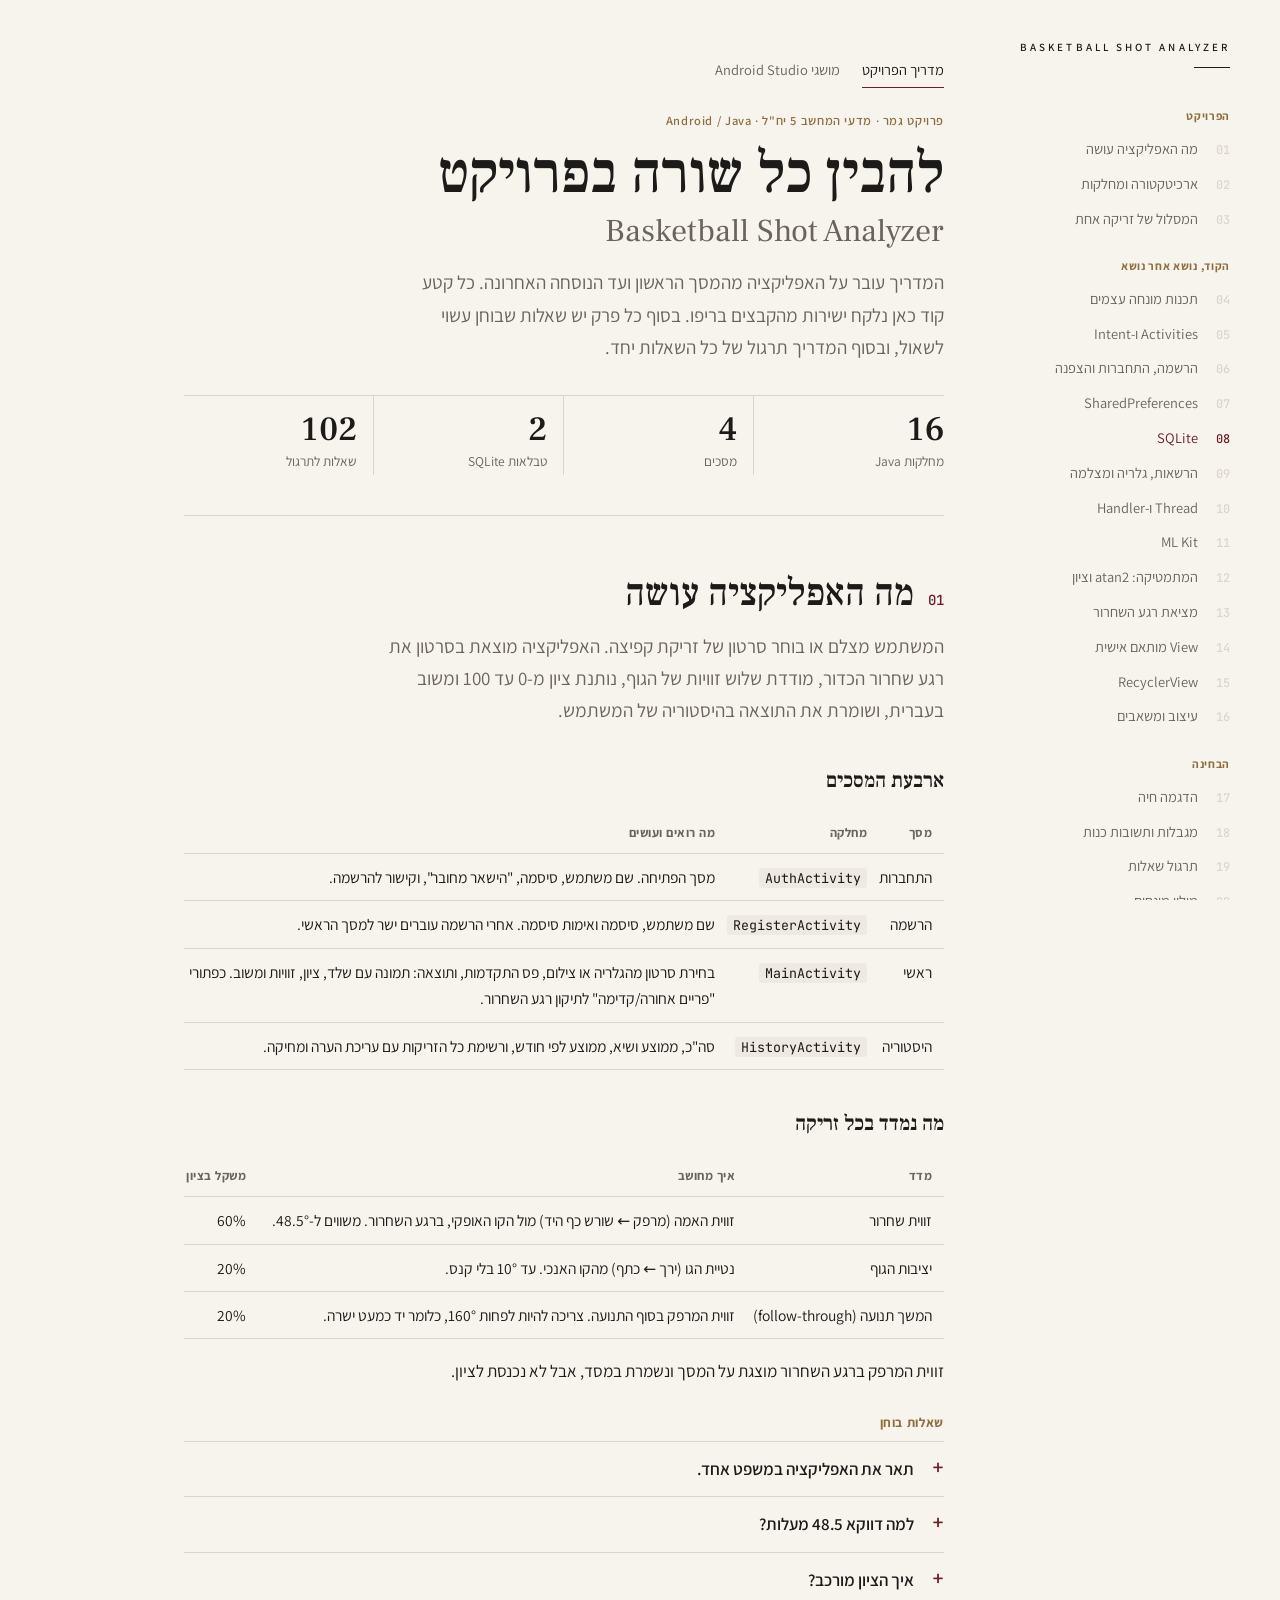
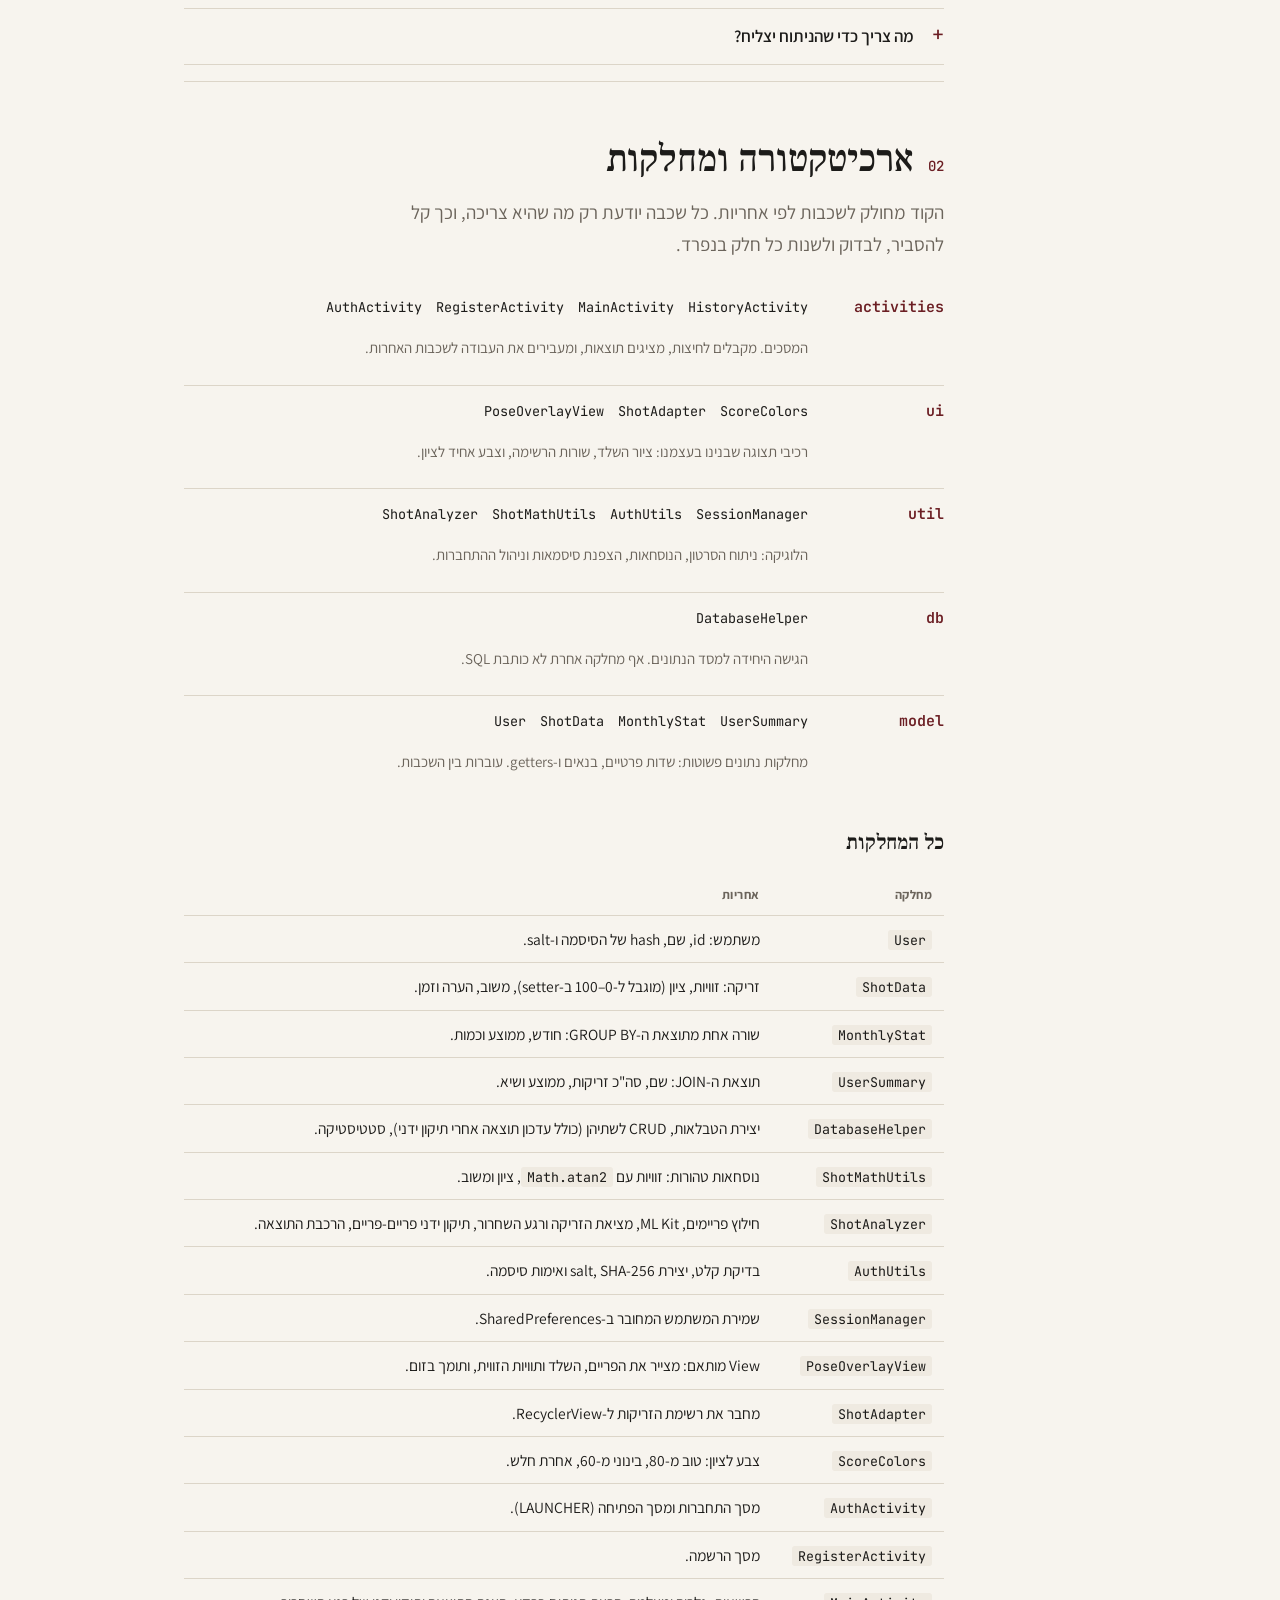
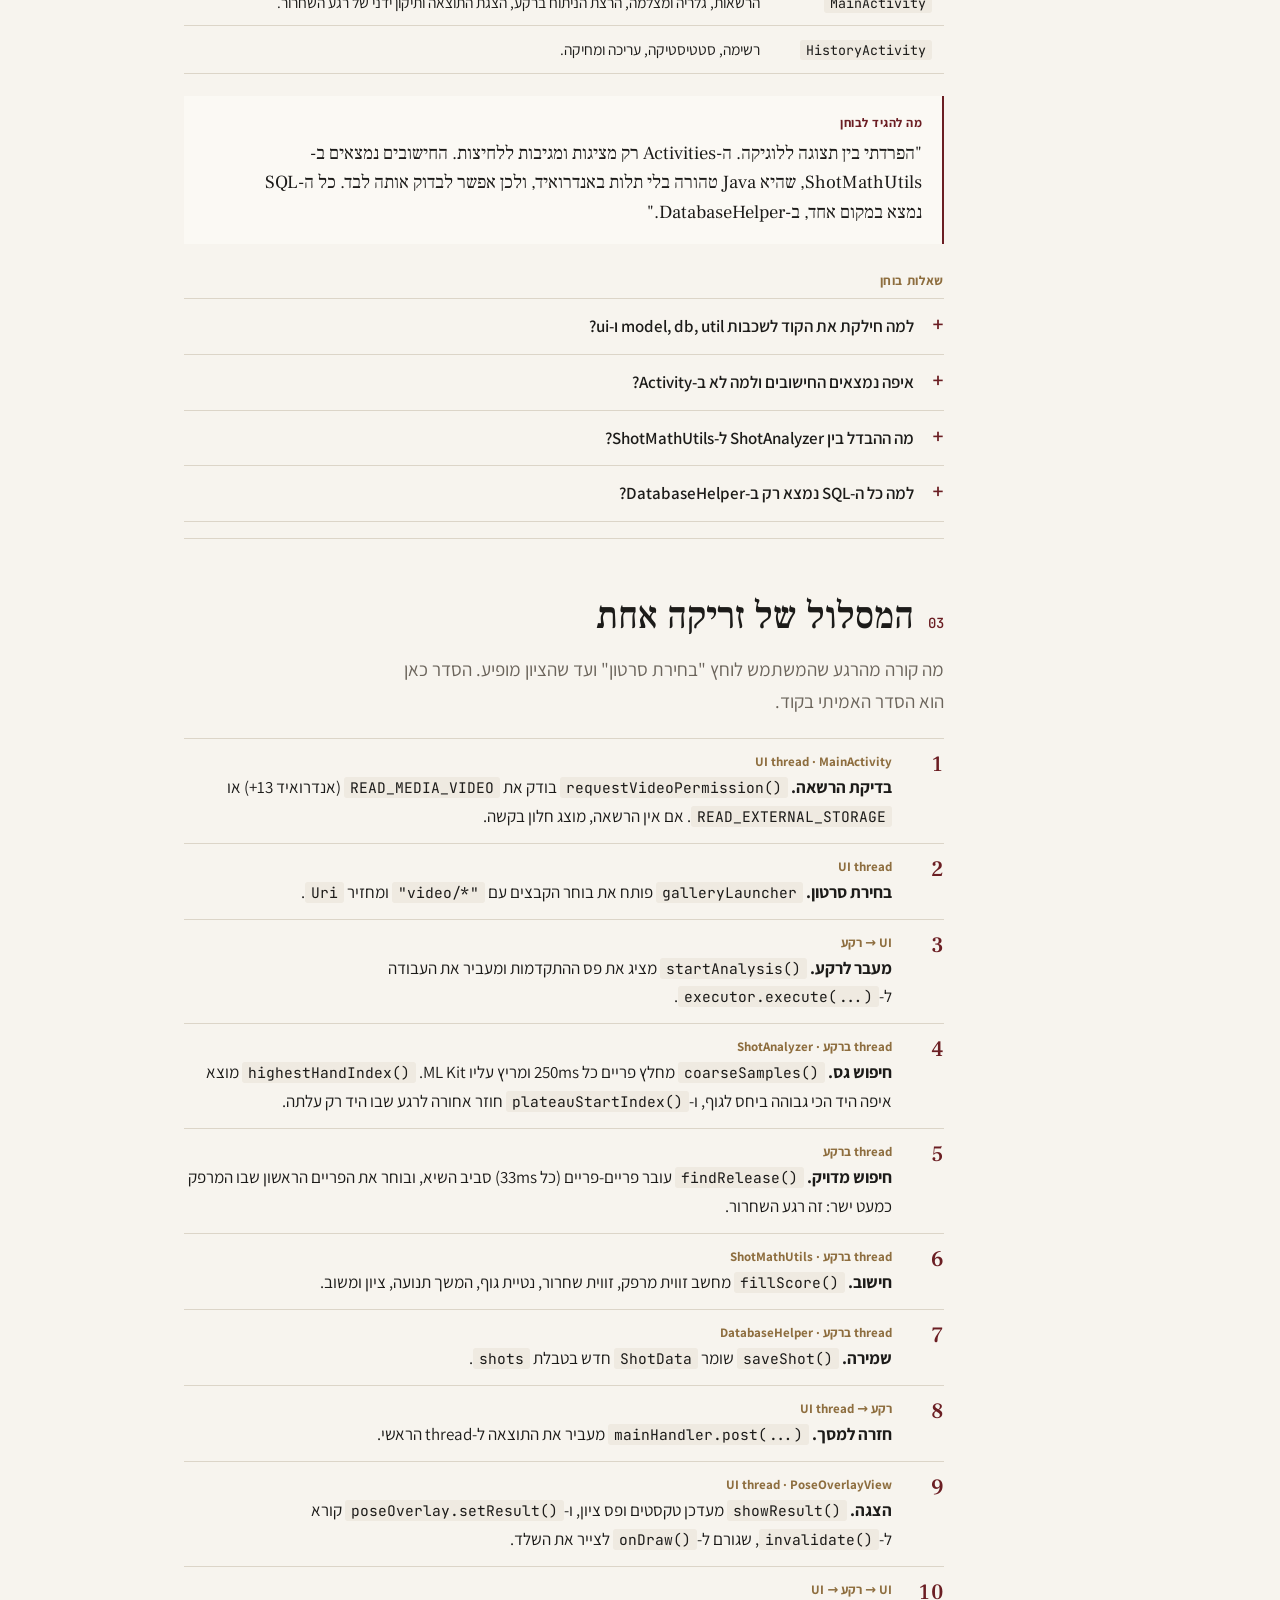
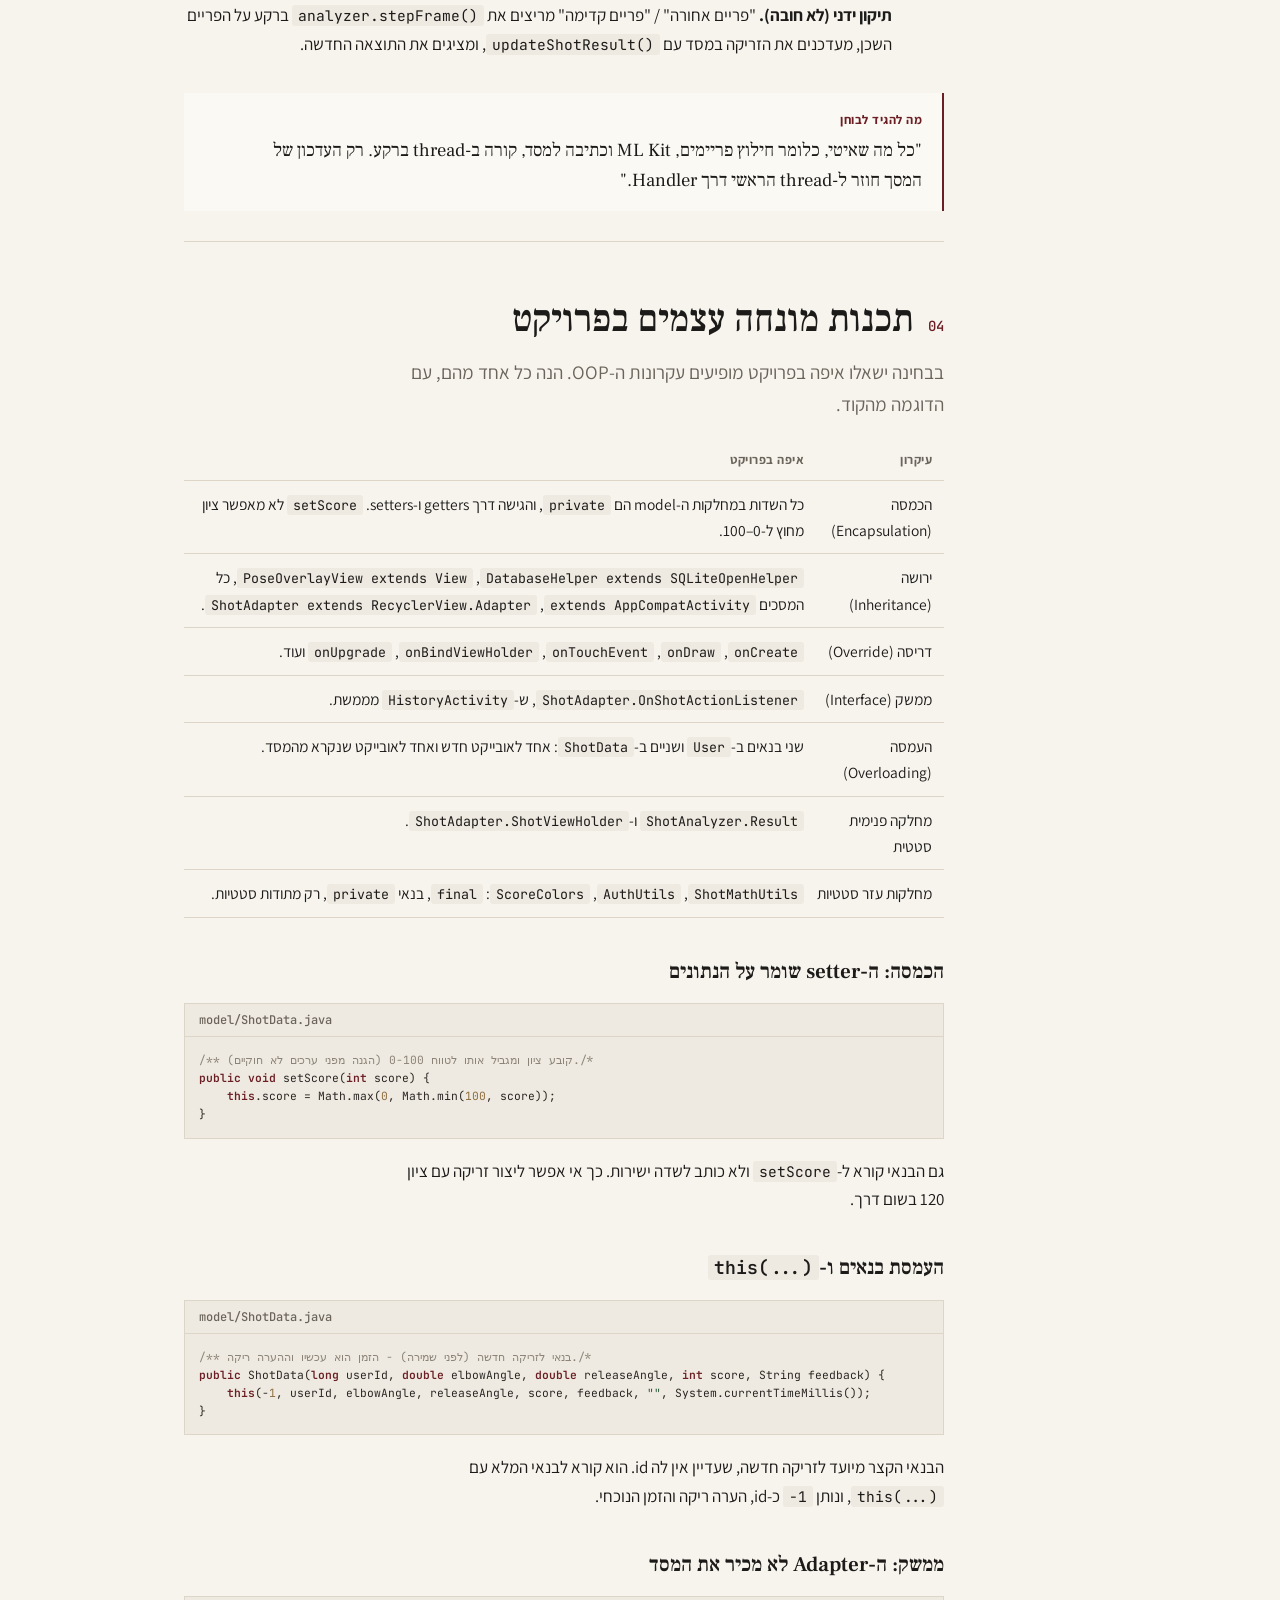
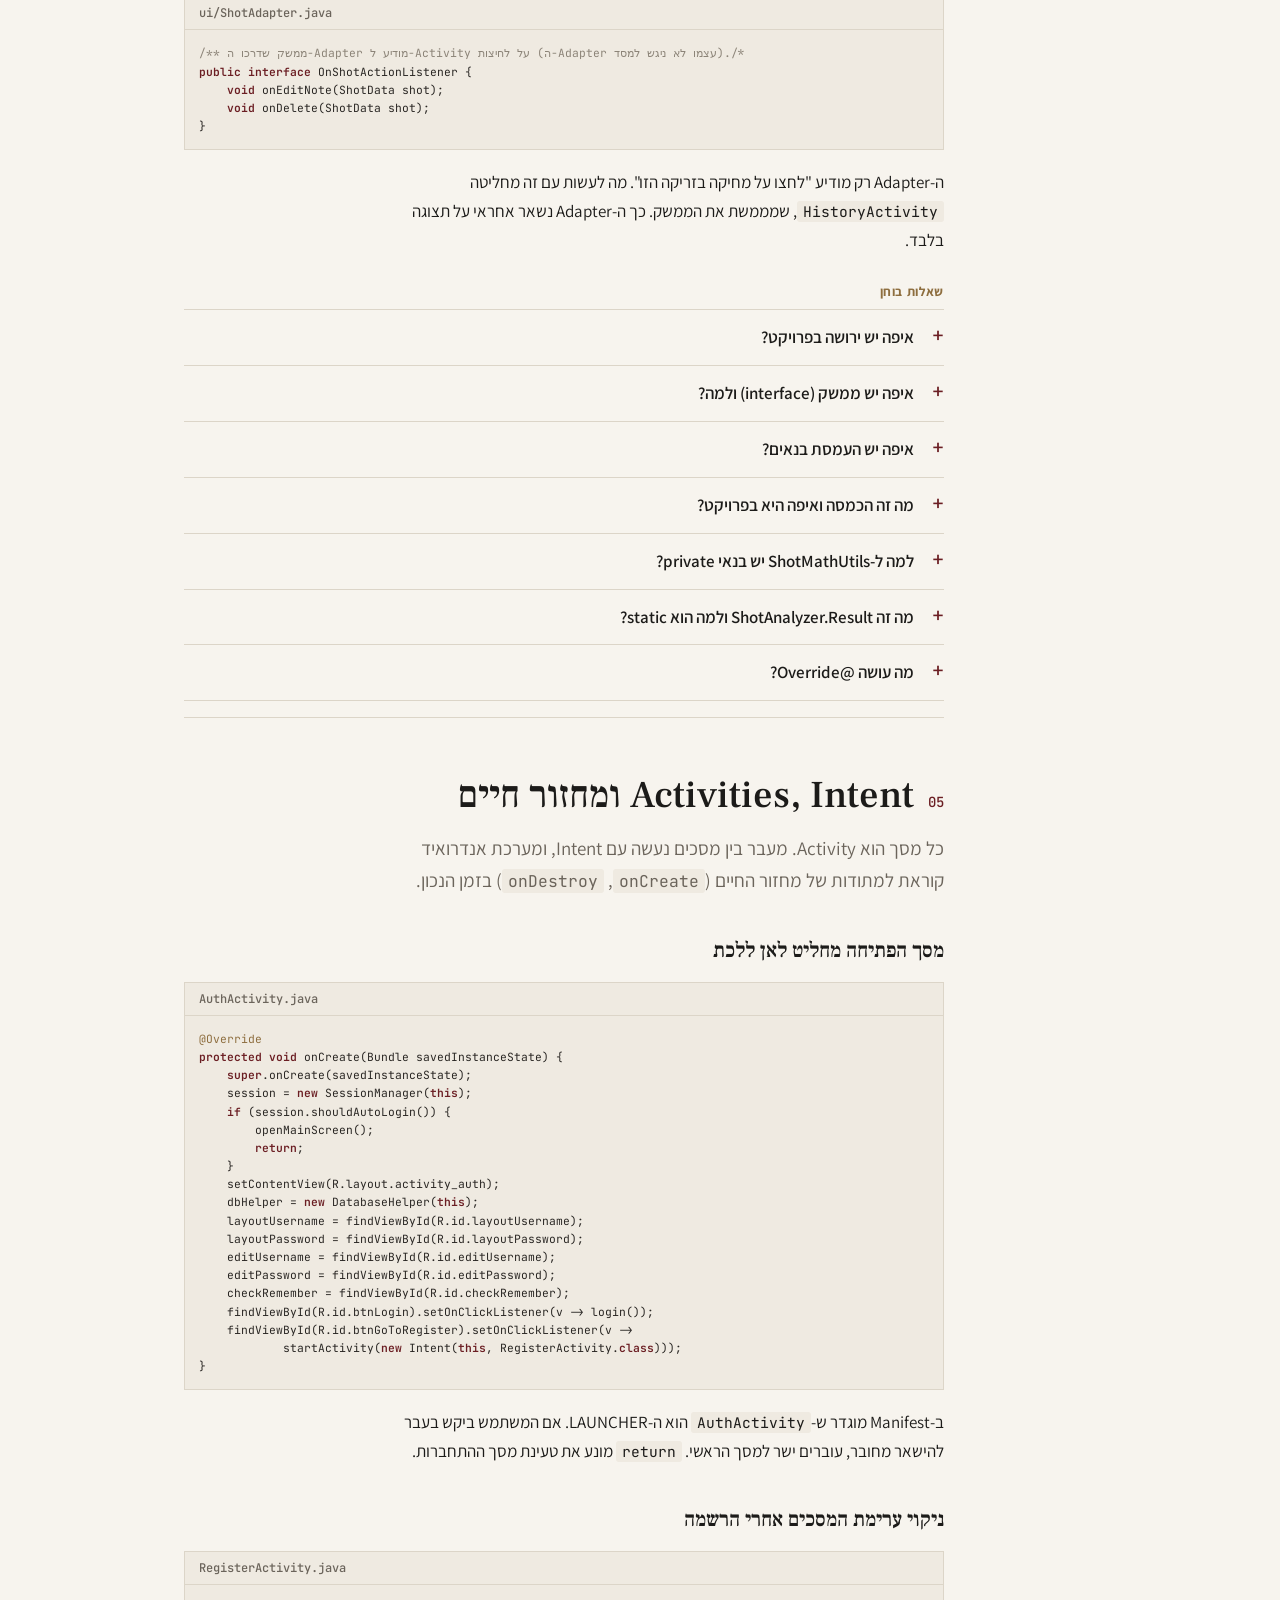
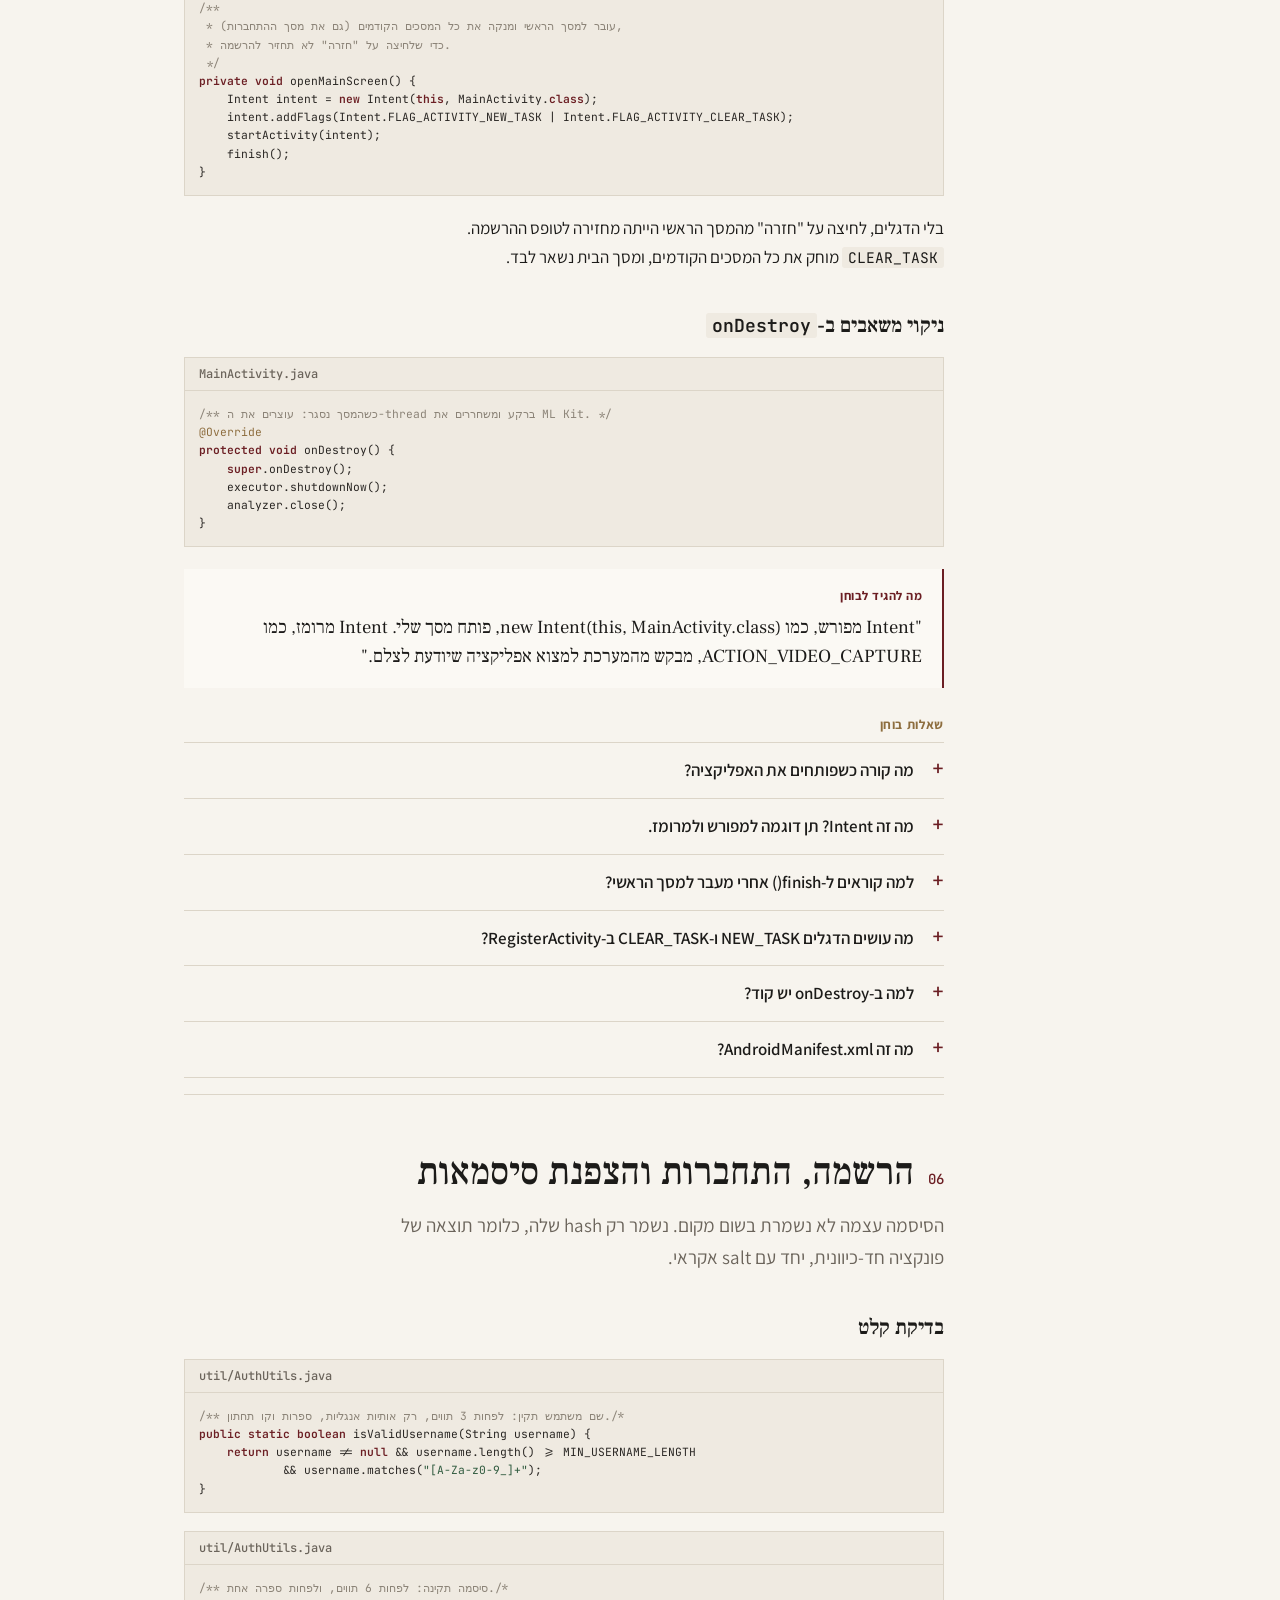
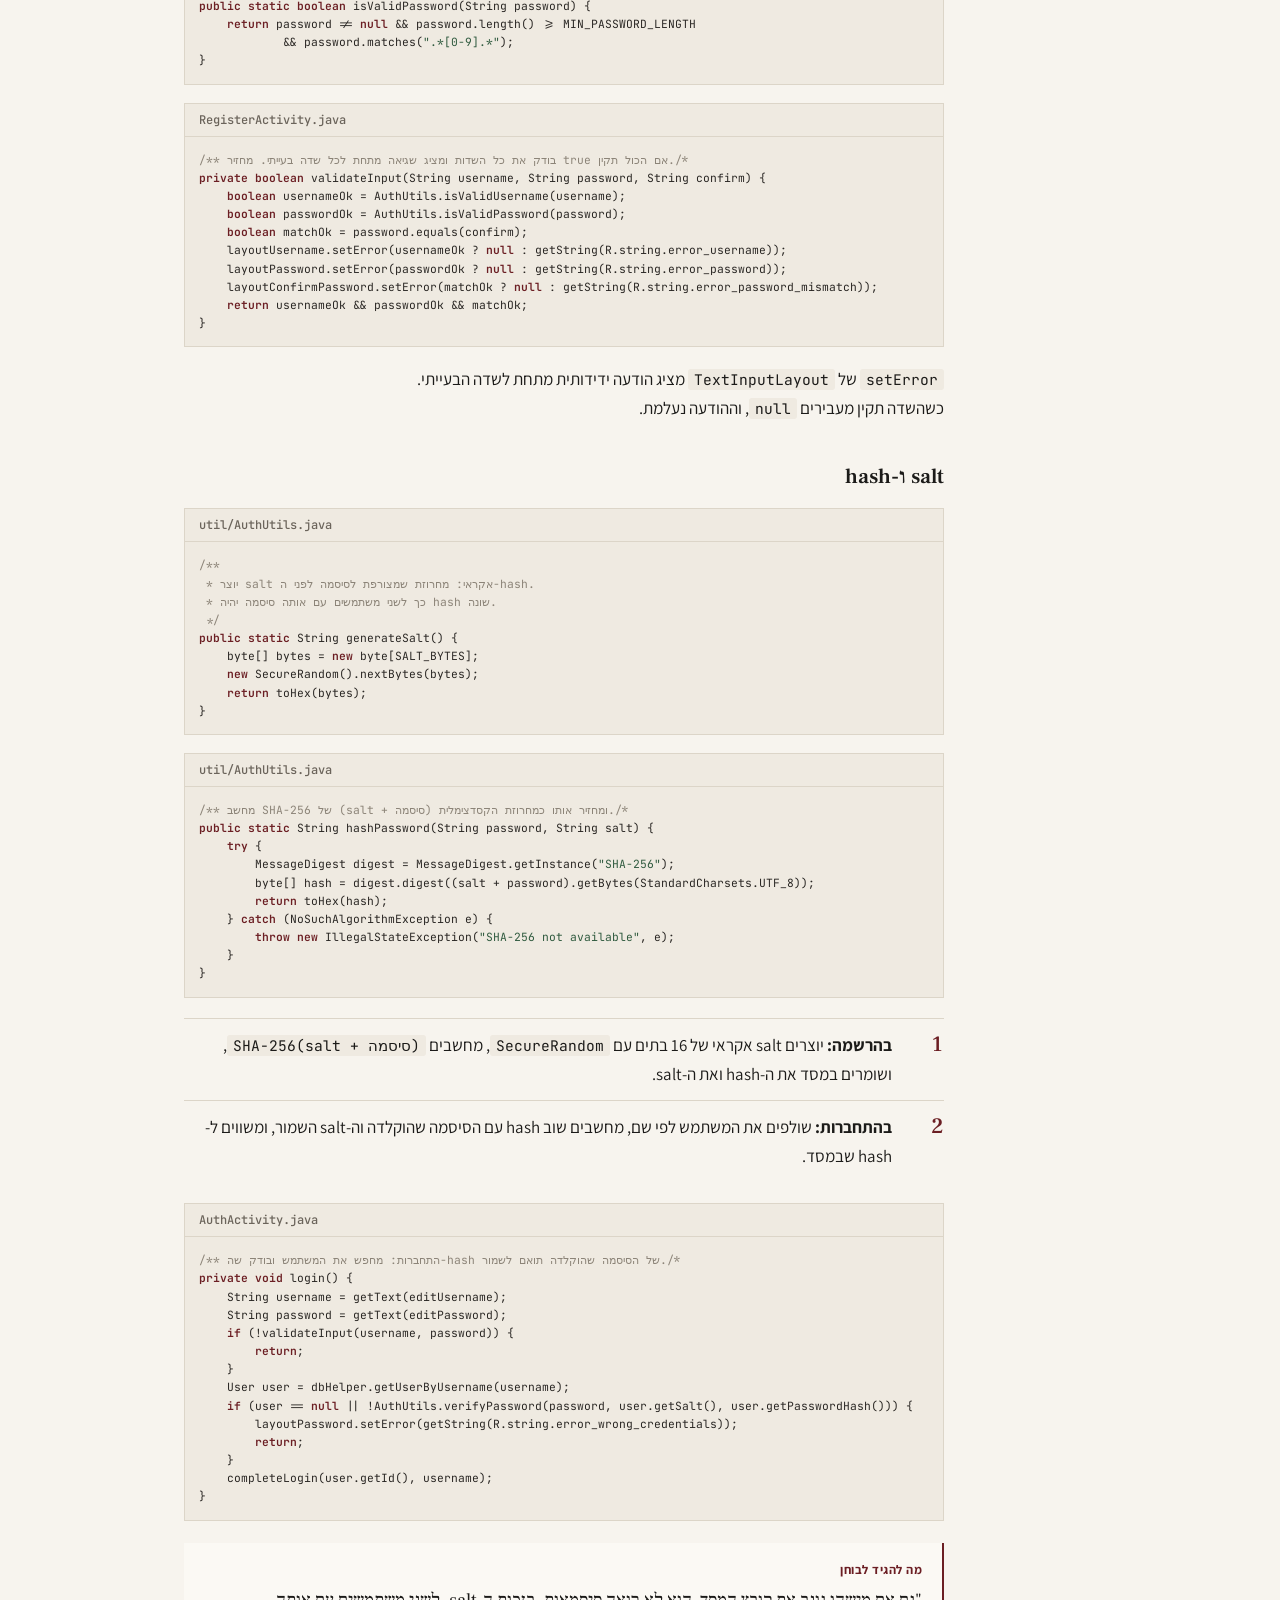
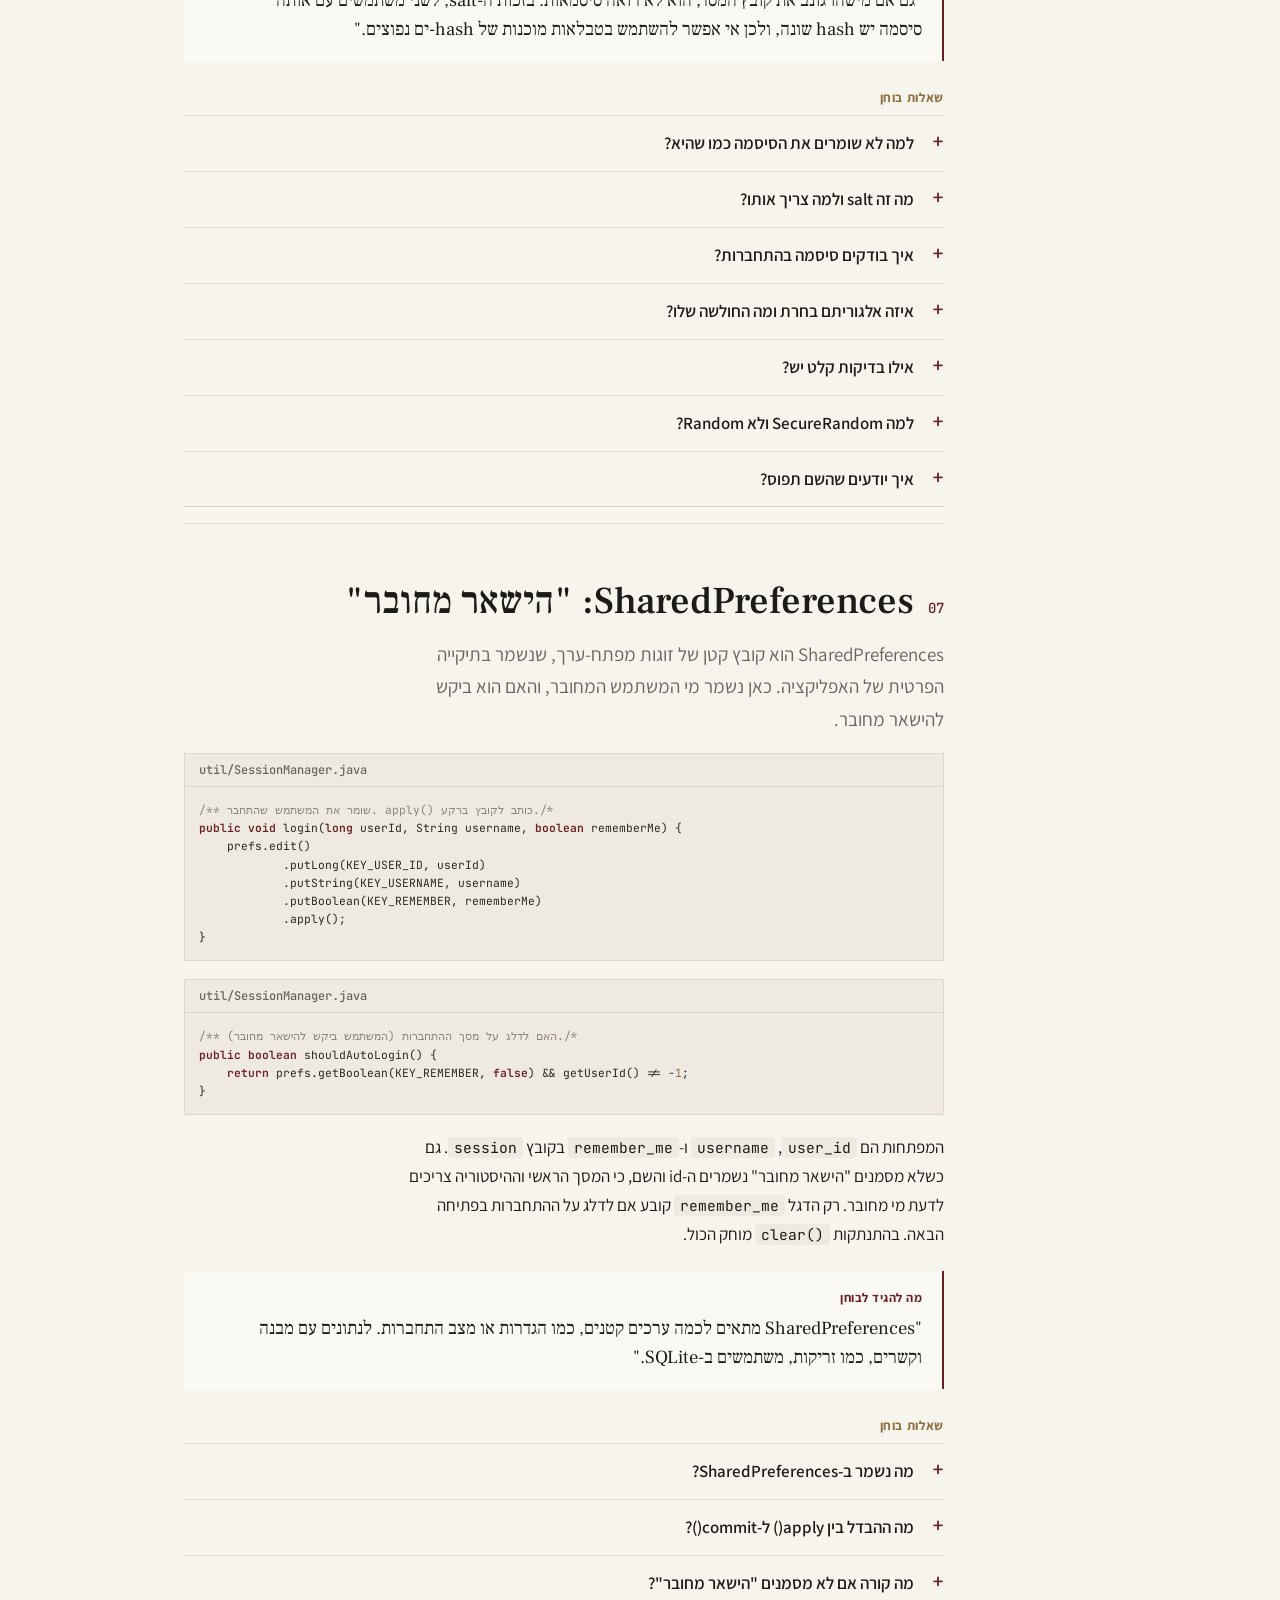
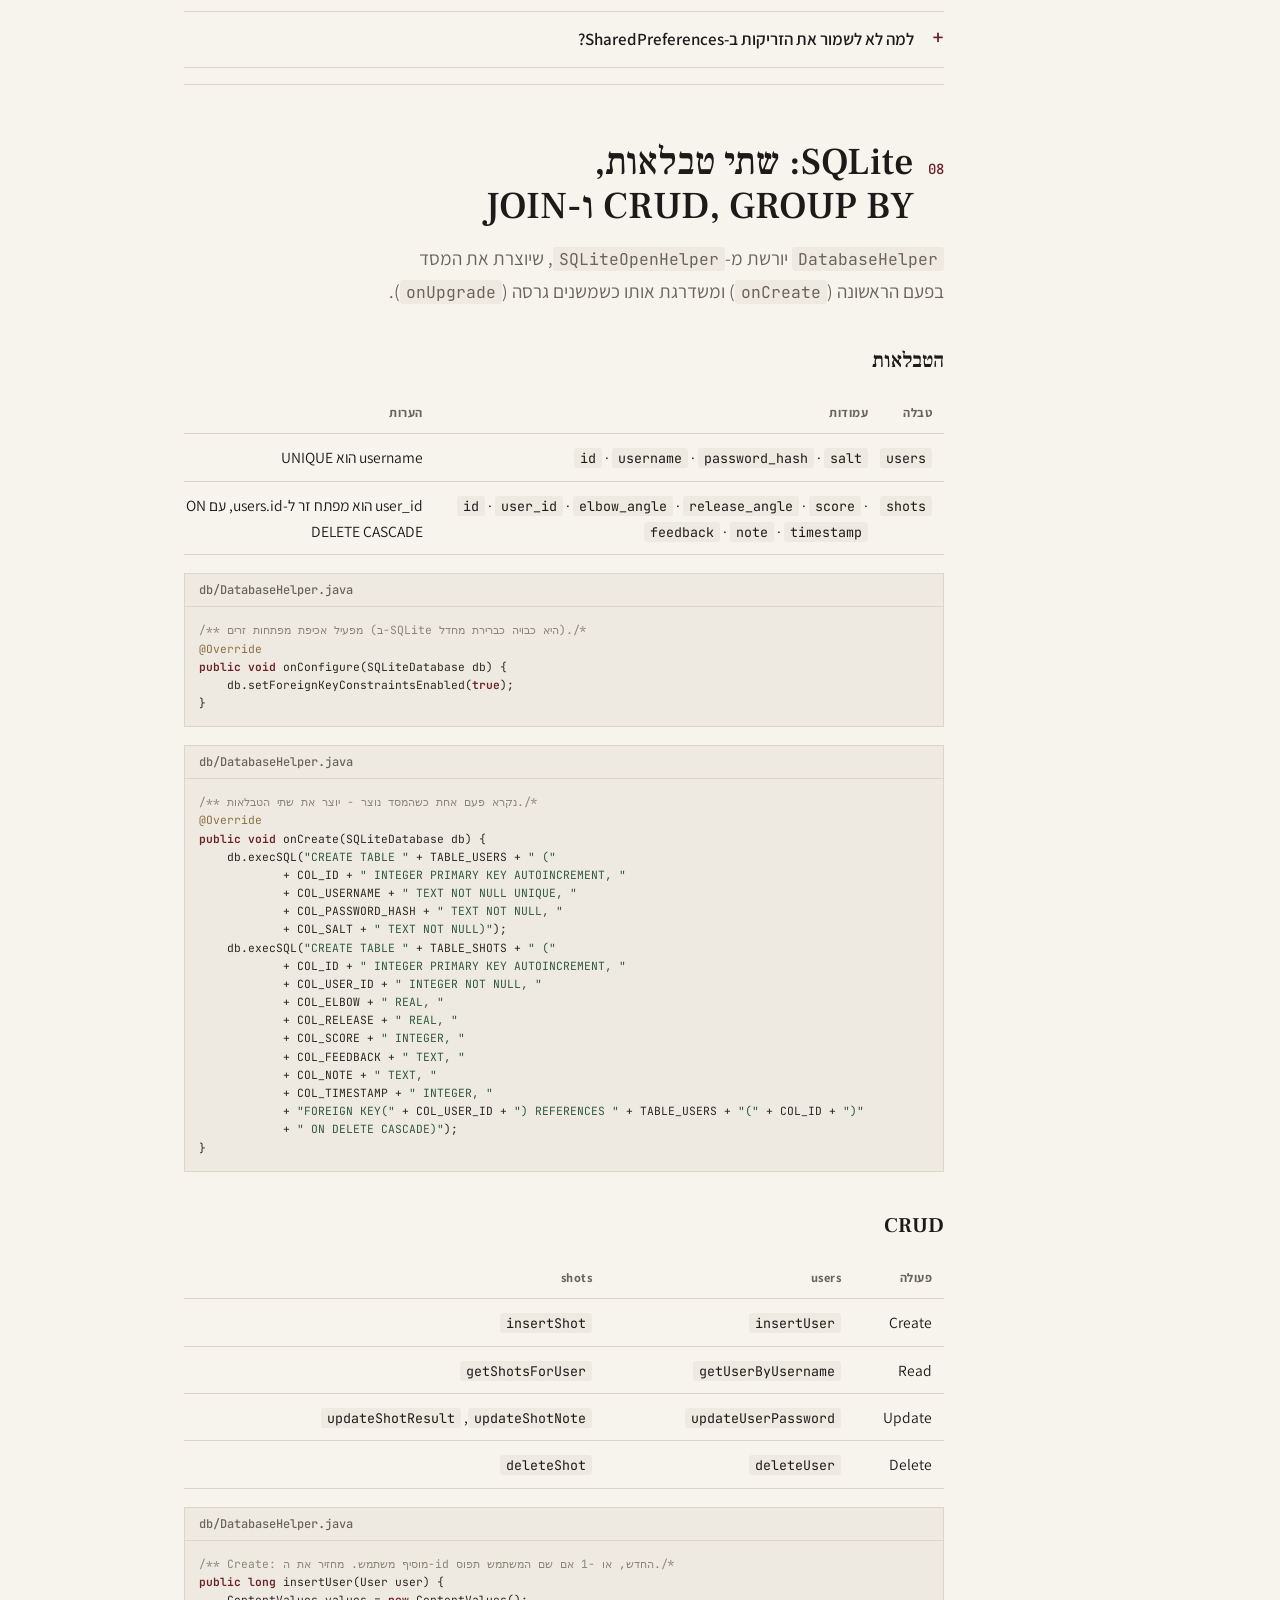
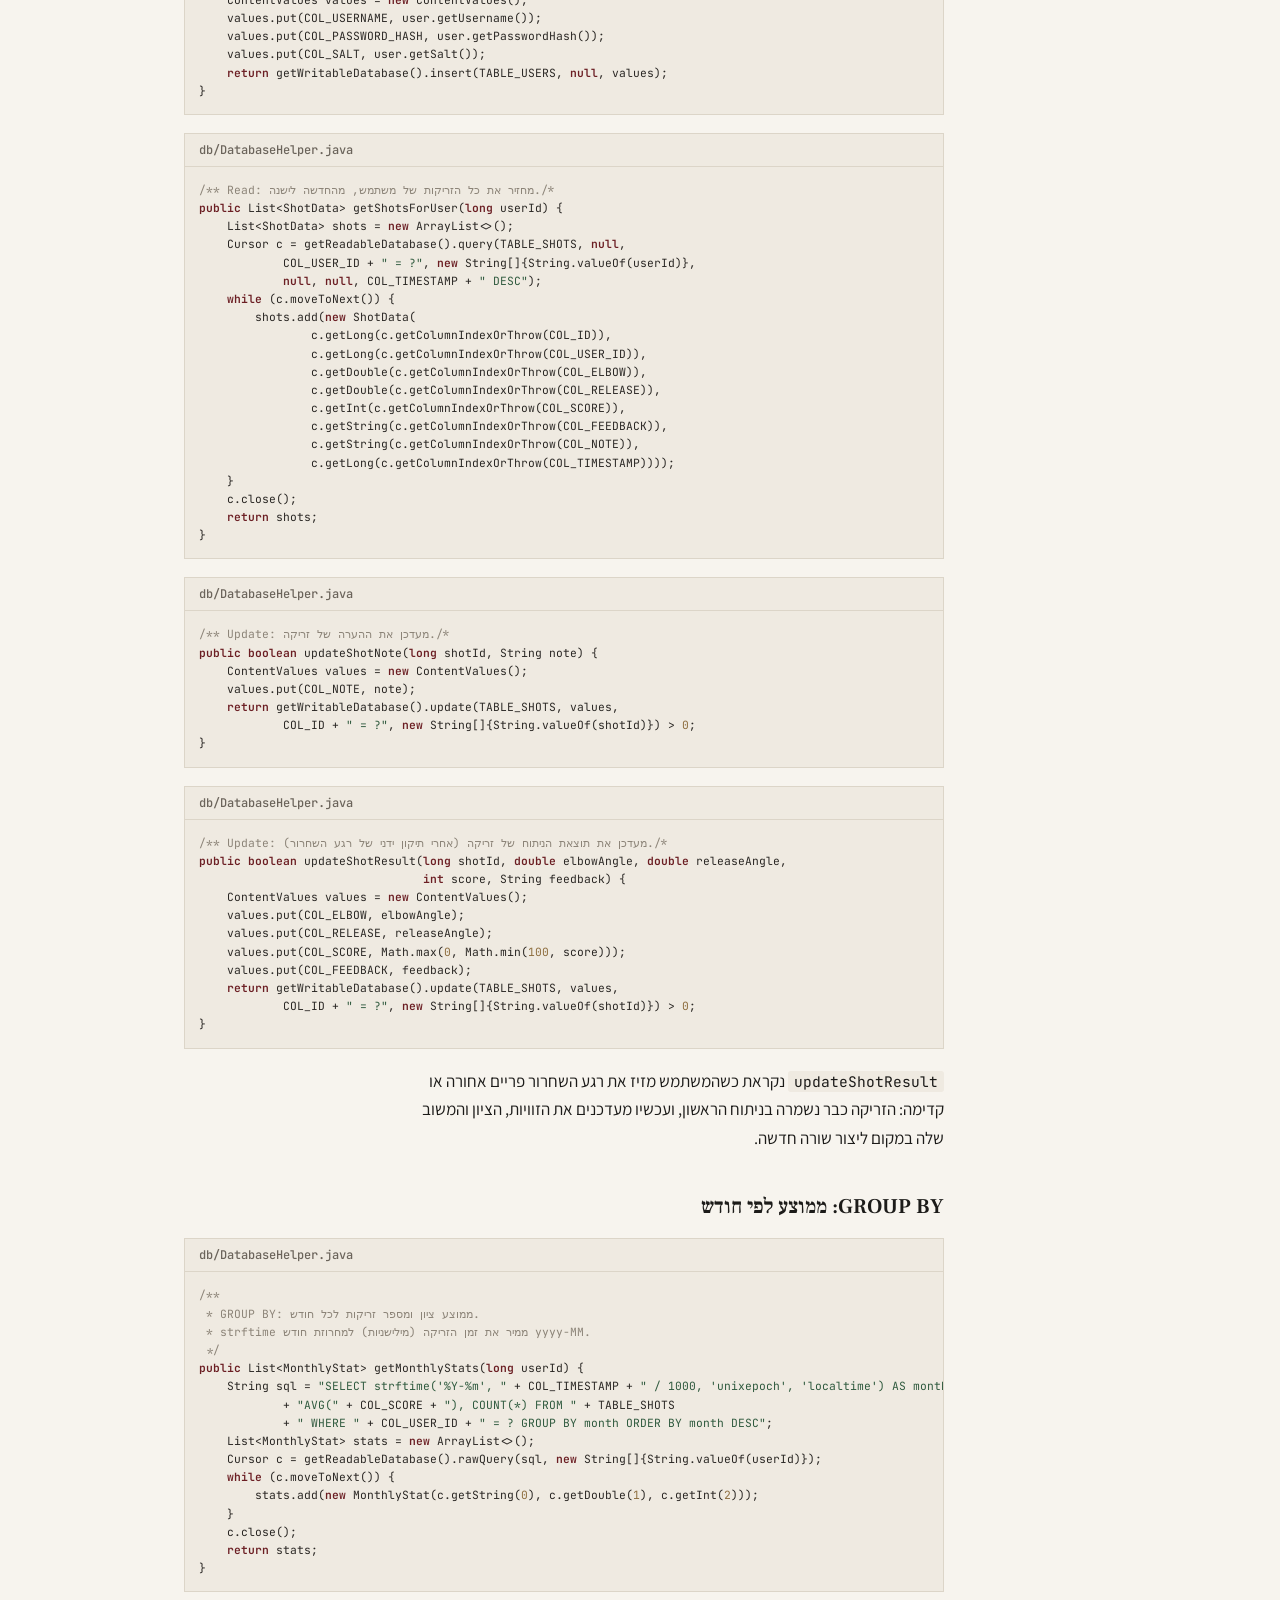
<file: docs/index.html>
<!doctype html>
<html lang="he" dir="rtl">
<head>
<meta charset="utf-8">
<meta name="viewport" content="width=device-width, initial-scale=1, viewport-fit=cover">
<style>:root{padding-top:env(safe-area-inset-top,0px);padding-bottom:env(safe-area-inset-bottom,0px)}html,body{margin:0}[hidden]{display:none!important}img{max-width:100%}</style>
<title>מדריך Basketball Shot Analyzer</title>
<meta name="description" content="מדריך לימוד מלא לפרויקט הגמר: האפליקציה, כל הקוד, המושגים וההכנה לבחינה">
<link rel="preconnect" href="https://fonts.googleapis.com">
<link rel="preconnect" href="https://fonts.gstatic.com" crossorigin>
<link rel="stylesheet" href="https://fonts.googleapis.com/css2?family=Frank+Ruhl+Libre:wght@400;500;700&family=Assistant:wght@400;600;700&family=JetBrains+Mono:wght@400;600&display=swap">
<style>
/* Layout: sticky chapter index on the start side + one reading column; mirrors the app's ivory/ink/oxblood identity */
:root {
  --paper: #F7F4EE;
  --panel: #FBF9F4;
  --ink: #1C1B19;
  --muted: #6B645B;
  --rule: #DCD5C8;
  --accent: #6B1E23;
  --brass: #8E6E3F;
  --code-bg: #EFEAE1;
  --code-ink: #2A2724;
  --tk: #6B1E23;
  --ts: #2F5A3E;
  --tc: #8C8478;
  --tn: #8E6E3F;
  --good: #2F6B45;
  --medium: #946A1E;
  --bad: #8E2C2C;
  --display: "Frank Ruhl Libre", "David Libre", "Times New Roman", serif;
  --body: "Assistant", "Heebo", "Segoe UI", system-ui, sans-serif;
  --mono: "JetBrains Mono", ui-monospace, "SFMono-Regular", Menlo, Consolas, monospace;
}
@media (prefers-color-scheme: dark) {
  :root:not([data-theme="light"]) {
    --paper: #15130F; --panel: #1B1814; --ink: #ECE6DA; --muted: #A69E91; --rule: #36312A;
    --accent: #D3868B; --brass: #CDB07F; --code-bg: #1F1C17; --code-ink: #E4DED2;
    --tk: #E19AA0; --ts: #9CC7A6; --tc: #857D71; --tn: #D9BE8C;
    --good: #8CC79E; --medium: #E0B866; --bad: #E8898C;
    color-scheme: dark;
  }
}
:root[data-theme="dark"] {
  --paper: #15130F; --panel: #1B1814; --ink: #ECE6DA; --muted: #A69E91; --rule: #36312A;
  --accent: #D3868B; --brass: #CDB07F; --code-bg: #1F1C17; --code-ink: #E4DED2;
  --tk: #E19AA0; --ts: #9CC7A6; --tc: #857D71; --tn: #D9BE8C;
  --good: #8CC79E; --medium: #E0B866; --bad: #E8898C;
  color-scheme: dark;
}

* { box-sizing: border-box; }
html { scroll-behavior: smooth; scroll-padding-top: calc(env(safe-area-inset-top, 0px) + 64px); }
@media (prefers-reduced-motion: reduce) { html { scroll-behavior: auto; } }
body {
  background: var(--paper); color: var(--ink);
  font-family: var(--body); font-size: 17px; line-height: 1.7;
  padding-inline: 20px; padding-block: 0 64px;
}
a { color: var(--accent); text-underline-offset: 3px; }
a:focus-visible, button:focus-visible, select:focus-visible, input:focus-visible, summary:focus-visible {
  outline: 2px solid var(--accent); outline-offset: 2px;
}
code, kbd { font-family: var(--mono); font-size: .86em; }
:not(pre) > code { background: var(--code-bg); padding: 1px 6px; border-radius: 3px; direction: ltr; unicode-bidi: isolate; }

.shell { max-width: 1180px; margin-inline: auto; display: grid; grid-template-columns: 230px minmax(0, 1fr); gap: 56px; }

/* chapter index */
.toc { position: sticky; top: env(safe-area-inset-top, 0px); align-self: start; max-height: 100vh; overflow-y: auto; padding-block: 40px 24px; }
.toc .wordmark { font: 600 11px/1.4 var(--body); letter-spacing: .28em; text-transform: uppercase; direction: ltr; text-align: right; color: var(--ink); }
.toc .rule { width: 36px; height: 1px; background: var(--ink); margin: 12px 0 20px; }
.toc ol { list-style: none; margin: 0; padding: 0; display: grid; gap: 2px; counter-reset: ch; }
.toc li a { display: grid; grid-template-columns: 26px 1fr; gap: 6px; padding: 5px 0; color: var(--muted); text-decoration: none; font-size: 14.5px; line-height: 1.4; }
.toc li a .n { font: 500 12px/1.9 var(--mono); color: var(--rule); }
.toc li a:hover { color: var(--ink); }
.toc li a.active { color: var(--accent); }
.toc li a.active .n { color: var(--accent); }
.toc .group { margin: 18px 0 6px; font-size: 11.5px; font-weight: 700; color: var(--brass); letter-spacing: .06em; }

main { min-width: 0; max-width: 760px; padding-block: 40px 0; }

.sitenav { display: flex; flex-wrap: wrap; gap: 6px 22px; padding-block: 18px 0; font-size: 14.5px; }
.sitenav a { color: var(--muted); text-decoration: none; padding-bottom: 4px; border-bottom: 1px solid transparent; }
.sitenav a:hover { color: var(--ink); }
.sitenav a[aria-current="page"] { color: var(--ink); border-bottom-color: var(--accent); }

/* hero */
.hero { padding-block: 24px 40px; border-bottom: 1px solid var(--rule); }
.eyebrow { font: 600 12.5px/1.4 var(--body); color: var(--brass); letter-spacing: .05em; }
h1 { font: 500 clamp(36px, 6vw, 58px)/1.08 var(--display); margin: 14px 0 18px; text-wrap: balance; }
h1 .en { display: block; font-size: .55em; font-weight: 400; color: var(--muted); direction: ltr; text-align: right; margin-top: 8px; }
.hero p { font-size: 19px; color: var(--muted); max-width: 60ch; margin: 0; }
.facts { display: grid; grid-template-columns: repeat(4, minmax(0, 1fr)); margin-top: 32px; border-top: 1px solid var(--rule); }
.facts div { padding: 16px 0 0; border-inline-start: 1px solid var(--rule); padding-inline-start: 16px; }
.facts div:first-child { border-inline-start: 0; padding-inline-start: 0; }
.facts b { display: block; font: 500 34px/1 var(--display); font-variant-numeric: tabular-nums; }
.facts span { font-size: 13.5px; color: var(--muted); }

/* chapters */
section.ch { padding-block: 56px 8px; border-bottom: 1px solid var(--rule); }
.ch-head { display: flex; align-items: baseline; gap: 14px; }
.ch-num { font: 500 14px var(--mono); color: var(--accent); }
h2 { font: 500 clamp(28px, 4vw, 38px)/1.15 var(--display); margin: 0; text-wrap: balance; }
h3 { font: 600 21px/1.3 var(--display); margin: 40px 0 10px; }
h4 { font: 700 13px/1.4 var(--body); color: var(--brass); letter-spacing: .05em; margin: 28px 0 8px; }
.lead { font-size: 19px; color: var(--muted); margin: 14px 0 8px; max-width: 62ch; }
p { margin: 12px 0; max-width: 68ch; }
ul.plain { padding-inline-start: 20px; margin: 10px 0; }
ul.plain li { margin: 6px 0; }

/* code */
figure.code { margin: 18px 0; border: 1px solid var(--rule); background: var(--code-bg); min-width: 0; }
figure.code figcaption { font: 500 12px/1 var(--mono); color: var(--muted); padding: 10px 14px; border-bottom: 1px solid var(--rule); text-align: left; }
figure.code pre { margin: 0; padding: 14px; overflow-x: auto; font: 13.2px/1.6 var(--mono); color: var(--code-ink); tab-size: 4; }
figure.code .ln { display: block; min-height: 1.6em; }
.tk { color: var(--tk); font-weight: 600; } .ts { color: var(--ts); } .tc { color: var(--tc); } .tn { color: var(--tn); } .ta { color: var(--brass); }

/* "say it to the examiner" */
.say { margin: 22px 0; padding: 16px 20px; background: var(--panel); border-inline-start: 2px solid var(--accent); }
.say .lbl { font-size: 12.5px; font-weight: 700; color: var(--accent); letter-spacing: .04em; }
.say p { margin: 6px 0 0; font-family: var(--display); font-size: 18.5px; line-height: 1.6; }

/* where in code */
.where { display: flex; flex-wrap: wrap; gap: 8px; margin: 14px 0; }
.where code { font-size: 12.5px; }

/* tables */
.tbl { overflow-x: auto; margin: 18px 0; }
table { border-collapse: collapse; width: 100%; font-size: 15.5px; }
th, td { text-align: right; padding: 10px 12px 10px 0; border-bottom: 1px solid var(--rule); vertical-align: top; }
th { font-size: 12.5px; color: var(--muted); font-weight: 700; letter-spacing: .04em; }
td code { white-space: nowrap; }

/* layer diagram */
.layers { display: grid; gap: 10px; margin: 22px 0; }
.layer { display: grid; grid-template-columns: 120px minmax(0, 1fr); gap: 16px; padding: 14px 0; border-top: 1px solid var(--rule); align-items: baseline; }
.layer:first-child { border-top: 0; }
.layer .nm { font: 600 15px var(--mono); color: var(--accent); direction: ltr; text-align: right; }
.layer .cls { display: flex; flex-wrap: wrap; gap: 6px 14px; font-family: var(--mono); font-size: 13.5px; direction: ltr; justify-content: flex-end; }
.layer .why { grid-column: 2; font-size: 15px; color: var(--muted); }

/* ordered pipeline */
ol.steps { list-style: none; padding: 0; margin: 20px 0; counter-reset: s; }
ol.steps > li { counter-increment: s; display: grid; grid-template-columns: 40px minmax(0, 1fr); gap: 12px; padding: 12px 0; border-top: 1px solid var(--rule); }
ol.steps > li::before { content: counter(s); font: 500 22px/1.2 var(--display); color: var(--accent); font-variant-numeric: tabular-nums; }
ol.steps .th { font-size: 13px; color: var(--brass); font-weight: 700; }
ol.steps b { font-weight: 700; }

/* Q&A */
.qa { margin: 18px 0 8px; }
.qa details { border-top: 1px solid var(--rule); }
.qa details:last-child { border-bottom: 1px solid var(--rule); }
.qa summary { cursor: pointer; padding: 13px 0; font-weight: 600; list-style: none; display: grid; grid-template-columns: 22px minmax(0, 1fr); gap: 8px; }
.qa summary::-webkit-details-marker { display: none; }
.qa summary::before { content: "+"; font: 400 20px/1.2 var(--mono); color: var(--accent); }
.qa details[open] summary::before { content: "−"; }
.qa .ans { padding: 0 30px 16px 0; color: var(--ink); }
.qa .ans p { margin: 6px 0; }

/* labs */
.lab { margin: 26px 0; padding: 20px; background: var(--panel); border: 1px solid var(--rule); }
.lab-title { font: 600 18px var(--display); margin: 0 0 4px; }
.lab-sub { font-size: 14.5px; color: var(--muted); margin: 0 0 14px; }
.lab-grid { display: grid; grid-template-columns: minmax(0, 1fr) minmax(0, 1fr); gap: 20px; align-items: start; }
.lab svg { width: 100%; height: auto; display: block; background: var(--paper); border: 1px solid var(--rule); touch-action: none; }
.readout { font: 13px/1.75 var(--mono); direction: ltr; text-align: left; min-width: 0; overflow-x: auto; }
.readout .big { font: 500 30px/1.2 var(--display); color: var(--accent); }
.readout .k { color: var(--muted); }
.ctl { display: grid; gap: 4px; margin-bottom: 14px; }
.ctl label { font-size: 14px; font-weight: 600; display: flex; justify-content: space-between; gap: 8px; }
.ctl label output { font: 500 14px var(--mono); color: var(--accent); }
.ctl input[type=range] { width: 100%; accent-color: var(--accent); }
.chk { font-size: 14px; display: flex; gap: 8px; align-items: center; }
.scorebox { display: grid; gap: 4px; }
.score-total { font: 500 64px/1 var(--display); font-variant-numeric: tabular-nums; }
.bar { height: 3px; background: var(--rule); margin: 6px 0 12px; }
.bar i { display: block; height: 100%; background: currentColor; transition: width .2s; }
@media (prefers-reduced-motion: reduce) { .bar i { transition: none; } }
.parts { font: 13px/1.8 var(--mono); direction: ltr; text-align: left; }
.fb { margin-top: 10px; font-family: var(--display); font-size: 16.5px; white-space: pre-line; }

/* quiz */
.quiz { margin: 22px 0; padding: 24px; border: 1px solid var(--ink); background: var(--panel); }
.quiz-top { display: flex; flex-wrap: wrap; gap: 12px; align-items: center; justify-content: space-between; font-size: 14px; color: var(--muted); }
.quiz select { font: inherit; color: var(--ink); background: var(--paper); border: 1px solid var(--rule); padding: 6px 10px; }
.quiz .tag { font-size: 12.5px; color: var(--brass); font-weight: 700; margin-top: 18px; }
.quiz .q { font: 500 24px/1.4 var(--display); margin: 6px 0 16px; min-height: 2.8em; text-wrap: balance; }
.quiz .a { border-top: 1px solid var(--rule); padding-top: 14px; }
.quiz .a p { margin: 6px 0; }
.btns { display: flex; flex-wrap: wrap; gap: 10px; margin-top: 18px; }
button.b { font: 600 14.5px var(--body); padding: 10px 18px; border: 1px solid var(--ink); background: transparent; color: var(--ink); cursor: pointer; border-radius: 2px; }
button.b.primary { background: var(--ink); color: var(--paper); }
button.b:hover { border-color: var(--accent); }
.known { font-size: 14px; display: flex; gap: 8px; align-items: center; }

/* glossary */
dl.gloss { display: grid; grid-template-columns: minmax(120px, max-content) minmax(0, 1fr); gap: 0 20px; margin: 18px 0; }
dl.gloss dt { font: 600 14px/1.5 var(--mono); direction: ltr; text-align: right; padding: 10px 0; border-top: 1px solid var(--rule); }
dl.gloss dd { margin: 0; padding: 10px 0; border-top: 1px solid var(--rule); font-size: 15.5px; }

.check { list-style: none; padding: 0; margin: 14px 0; }
.check li { position: relative; padding: 8px 28px 8px 0; border-top: 1px solid var(--rule); }
.check li::before { content: "□"; position: absolute; inset-inline-start: 0; top: 8px; color: var(--accent); font-size: 18px; line-height: 1.4; }
.note { font-size: 14px; color: var(--muted); }
footer { padding-block: 40px; font-size: 13.5px; color: var(--muted); }

@media (max-width: 920px) {
  .shell { grid-template-columns: minmax(0, 1fr); gap: 0; }
  .toc { position: sticky; top: env(safe-area-inset-top, 0px); z-index: 5; max-height: none; overflow: visible; padding-block: 10px; background: var(--paper); border-bottom: 1px solid var(--rule); margin-inline: -20px; padding-inline: 20px; }
  .toc .wordmark, .toc .rule, .toc .group { display: none; }
  .toc ol { display: flex; overflow-x: auto; gap: 18px; scrollbar-width: none; }
  .toc li a { display: block; white-space: nowrap; padding: 4px 0; }
  .toc li a .n { display: none; }
  main { padding-block: 16px 0; }
  .lab-grid { grid-template-columns: minmax(0, 1fr); }
}
@media (max-width: 560px) {
  body { font-size: 16px; padding-inline: 16px; }
  .toc { margin-inline: -16px; padding-inline: 16px; }
  .facts { grid-template-columns: repeat(2, minmax(0, 1fr)); }
  .facts div:nth-child(3) { border-inline-start: 0; padding-inline-start: 0; }
  .layer { grid-template-columns: minmax(0, 1fr); gap: 4px; }
  .layer .why { grid-column: 1; }
  .layer .nm, .layer .cls { text-align: right; justify-content: flex-start; }
  dl.gloss { grid-template-columns: minmax(0, 1fr); }
  dl.gloss dd { border-top: 0; padding-top: 0; }
  .score-total { font-size: 52px; }
}
</style>

</head>
<body>
<div class="shell" dir="rtl" lang="he">
<nav class="toc" aria-label="פרקים">
  <div class="wordmark">Basketball Shot Analyzer</div>
  <div class="rule"></div>
  <ol id="toc">
    <li class="group">הפרויקט</li>
    <li><a href="#overview"><span class="n">01</span>מה האפליקציה עושה</a></li>
    <li><a href="#architecture"><span class="n">02</span>ארכיטקטורה ומחלקות</a></li>
    <li><a href="#pipeline"><span class="n">03</span>המסלול של זריקה אחת</a></li>
    <li class="group">הקוד, נושא אחר נושא</li>
    <li><a href="#oop"><span class="n">04</span>תכנות מונחה עצמים</a></li>
    <li><a href="#activities"><span class="n">05</span>Activities ו-Intent</a></li>
    <li><a href="#security"><span class="n">06</span>הרשמה, התחברות והצפנה</a></li>
    <li><a href="#prefs"><span class="n">07</span>SharedPreferences</a></li>
    <li><a href="#sqlite"><span class="n">08</span>SQLite</a></li>
    <li><a href="#media"><span class="n">09</span>הרשאות, גלריה ומצלמה</a></li>
    <li><a href="#threads"><span class="n">10</span>Thread ו-Handler</a></li>
    <li><a href="#mlkit"><span class="n">11</span>ML Kit</a></li>
    <li><a href="#math"><span class="n">12</span>המתמטיקה: atan2 וציון</a></li>
    <li><a href="#release"><span class="n">13</span>מציאת רגע השחרור</a></li>
    <li><a href="#customview"><span class="n">14</span>View מותאם אישית</a></li>
    <li><a href="#recycler"><span class="n">15</span>RecyclerView</a></li>
    <li><a href="#ui"><span class="n">16</span>עיצוב ומשאבים</a></li>
    <li class="group">הבחינה</li>
    <li><a href="#demo"><span class="n">17</span>הדגמה חיה</a></li>
    <li><a href="#limits"><span class="n">18</span>מגבלות ותשובות כנות</a></li>
    <li><a href="#quiz"><span class="n">19</span>תרגול שאלות</a></li>
    <li><a href="#glossary"><span class="n">20</span>מילון מונחים</a></li>
  </ol>
</nav>

<main>
<nav class="sitenav" aria-label="עמודי האתר">
  <a href="./" aria-current="page">מדריך הפרויקט</a>
  <a href="android-concepts.html">מושגי Android Studio</a>
</nav>
<header class="hero">
  <div class="eyebrow">פרויקט גמר · מדעי המחשב 5 יח"ל · Android / Java</div>
  <h1>להבין כל שורה בפרויקט<span class="en">Basketball Shot Analyzer</span></h1>
  <p>המדריך עובר על האפליקציה מהמסך הראשון ועד הנוסחה האחרונה. כל קטע קוד כאן נלקח ישירות מהקבצים בריפו. בסוף כל פרק יש שאלות שבוחן עשוי לשאול, ובסוף המדריך תרגול של כל השאלות יחד.</p>
  <div class="facts">
    <div><b>16</b><span>מחלקות Java</span></div>
    <div><b>4</b><span>מסכים</span></div>
    <div><b>2</b><span>טבלאות SQLite</span></div>
    <div><b id="qcount">0</b><span>שאלות לתרגול</span></div>
  </div>
</header>

<!-- 01 -->
<section class="ch" id="overview">
  <div class="ch-head"><span class="ch-num">01</span><h2>מה האפליקציה עושה</h2></div>
  <p class="lead">המשתמש מצלם או בוחר סרטון של זריקת קפיצה. האפליקציה מוצאת בסרטון את רגע שחרור הכדור, מודדת שלוש זוויות של הגוף, נותנת ציון מ-0 עד 100 ומשוב בעברית, ושומרת את התוצאה בהיסטוריה של המשתמש.</p>

  <h3>ארבעת המסכים</h3>
  <div class="tbl"><table>
    <thead><tr><th>מסך</th><th>מחלקה</th><th>מה רואים ועושים</th></tr></thead>
    <tbody>
      <tr><td>התחברות</td><td><code>AuthActivity</code></td><td>מסך הפתיחה. שם משתמש, סיסמה, "הישאר מחובר", וקישור להרשמה.</td></tr>
      <tr><td>הרשמה</td><td><code>RegisterActivity</code></td><td>שם משתמש, סיסמה ואימות סיסמה. אחרי הרשמה עוברים ישר למסך הראשי.</td></tr>
      <tr><td>ראשי</td><td><code>MainActivity</code></td><td>בחירת סרטון מהגלריה או צילום, פס התקדמות, ותוצאה: תמונה עם שלד, ציון, זוויות ומשוב. כפתורי "פריים אחורה/קדימה" לתיקון רגע השחרור.</td></tr>
      <tr><td>היסטוריה</td><td><code>HistoryActivity</code></td><td>סה"כ, ממוצע ושיא, ממוצע לפי חודש, ורשימת כל הזריקות עם עריכת הערה ומחיקה.</td></tr>
    </tbody>
  </table></div>

  <h3>מה נמדד בכל זריקה</h3>
  <div class="tbl"><table>
    <thead><tr><th>מדד</th><th>איך מחושב</th><th>משקל בציון</th></tr></thead>
    <tbody>
      <tr><td>זווית שחרור</td><td>זווית האמה (מרפק ← שורש כף היד) מול הקו האופקי, ברגע השחרור. משווים ל-48.5°.</td><td>60%</td></tr>
      <tr><td>יציבות הגוף</td><td>נטיית הגו (ירך ← כתף) מהקו האנכי. עד 10° בלי קנס.</td><td>20%</td></tr>
      <tr><td>המשך תנועה (follow-through)</td><td>זווית המרפק בסוף התנועה. צריכה להיות לפחות 160°, כלומר יד כמעט ישרה.</td><td>20%</td></tr>
    </tbody>
  </table></div>
  <p>זווית המרפק ברגע השחרור מוצגת על המסך ונשמרת במסד, אבל לא נכנסת לציון.</p>

  <div class="qa" data-topic="app"></div>
</section>

<!-- 02 -->
<section class="ch" id="architecture">
  <div class="ch-head"><span class="ch-num">02</span><h2>ארכיטקטורה ומחלקות</h2></div>
  <p class="lead">הקוד מחולק לשכבות לפי אחריות. כל שכבה יודעת רק מה שהיא צריכה, וכך קל להסביר, לבדוק ולשנות כל חלק בנפרד.</p>

  <div class="layers">
    <div class="layer"><div class="nm">activities</div><div class="cls"><span>AuthActivity</span><span>RegisterActivity</span><span>MainActivity</span><span>HistoryActivity</span></div><div class="why">המסכים. מקבלים לחיצות, מציגים תוצאות, ומעבירים את העבודה לשכבות האחרות.</div></div>
    <div class="layer"><div class="nm">ui</div><div class="cls"><span>PoseOverlayView</span><span>ShotAdapter</span><span>ScoreColors</span></div><div class="why">רכיבי תצוגה שבנינו בעצמנו: ציור השלד, שורות הרשימה, וצבע אחיד לציון.</div></div>
    <div class="layer"><div class="nm">util</div><div class="cls"><span>ShotAnalyzer</span><span>ShotMathUtils</span><span>AuthUtils</span><span>SessionManager</span></div><div class="why">הלוגיקה: ניתוח הסרטון, הנוסחאות, הצפנת סיסמאות וניהול ההתחברות.</div></div>
    <div class="layer"><div class="nm">db</div><div class="cls"><span>DatabaseHelper</span></div><div class="why">הגישה היחידה למסד הנתונים. אף מחלקה אחרת לא כותבת SQL.</div></div>
    <div class="layer"><div class="nm">model</div><div class="cls"><span>User</span><span>ShotData</span><span>MonthlyStat</span><span>UserSummary</span></div><div class="why">מחלקות נתונים פשוטות: שדות פרטיים, בנאים ו-getters. עוברות בין השכבות.</div></div>
  </div>

  <h3>כל המחלקות</h3>
  <div class="tbl"><table>
    <thead><tr><th>מחלקה</th><th>אחריות</th></tr></thead>
    <tbody>
      <tr><td><code>User</code></td><td>משתמש: id, שם, hash של הסיסמה ו-salt.</td></tr>
      <tr><td><code>ShotData</code></td><td>זריקה: זוויות, ציון (מוגבל ל-0–100 ב-setter), משוב, הערה וזמן.</td></tr>
      <tr><td><code>MonthlyStat</code></td><td>שורה אחת מתוצאת ה-GROUP BY: חודש, ממוצע וכמות.</td></tr>
      <tr><td><code>UserSummary</code></td><td>תוצאת ה-JOIN: שם, סה"כ זריקות, ממוצע ושיא.</td></tr>
      <tr><td><code>DatabaseHelper</code></td><td>יצירת הטבלאות, CRUD לשתיהן (כולל עדכון תוצאה אחרי תיקון ידני), סטטיסטיקה.</td></tr>
      <tr><td><code>ShotMathUtils</code></td><td>נוסחאות טהורות: זוויות עם <code>Math.atan2</code>, ציון ומשוב.</td></tr>
      <tr><td><code>ShotAnalyzer</code></td><td>חילוץ פריימים, ML Kit, מציאת הזריקה ורגע השחרור, תיקון ידני פריים-פריים, הרכבת התוצאה.</td></tr>
      <tr><td><code>AuthUtils</code></td><td>בדיקת קלט, יצירת salt, SHA-256 ואימות סיסמה.</td></tr>
      <tr><td><code>SessionManager</code></td><td>שמירת המשתמש המחובר ב-SharedPreferences.</td></tr>
      <tr><td><code>PoseOverlayView</code></td><td>View מותאם: מצייר את הפריים, השלד ותוויות הזווית, ותומך בזום.</td></tr>
      <tr><td><code>ShotAdapter</code></td><td>מחבר את רשימת הזריקות ל-RecyclerView.</td></tr>
      <tr><td><code>ScoreColors</code></td><td>צבע לציון: טוב מ-80, בינוני מ-60, אחרת חלש.</td></tr>
      <tr><td><code>AuthActivity</code></td><td>מסך התחברות ומסך הפתיחה (LAUNCHER).</td></tr>
      <tr><td><code>RegisterActivity</code></td><td>מסך הרשמה.</td></tr>
      <tr><td><code>MainActivity</code></td><td>הרשאות, גלריה ומצלמה, הרצת הניתוח ברקע, הצגת התוצאה ותיקון ידני של רגע השחרור.</td></tr>
      <tr><td><code>HistoryActivity</code></td><td>רשימה, סטטיסטיקה, עריכה ומחיקה.</td></tr>
    </tbody>
  </table></div>

  <div class="say"><div class="lbl">מה להגיד לבוחן</div><p>"הפרדתי בין תצוגה ללוגיקה. ה-Activities רק מציגות ומגיבות ללחיצות. החישובים נמצאים ב-ShotMathUtils, שהיא Java טהורה בלי תלות באנדרואיד, ולכן אפשר לבדוק אותה לבד. כל ה-SQL נמצא במקום אחד, ב-DatabaseHelper."</p></div>

  <div class="qa" data-topic="arch"></div>
</section>

<!-- 03 -->
<section class="ch" id="pipeline">
  <div class="ch-head"><span class="ch-num">03</span><h2>המסלול של זריקה אחת</h2></div>
  <p class="lead">מה קורה מהרגע שהמשתמש לוחץ "בחירת סרטון" ועד שהציון מופיע. הסדר כאן הוא הסדר האמיתי בקוד.</p>
  <ol class="steps">
    <li><div><div class="th">UI thread · MainActivity</div><b>בדיקת הרשאה.</b> <code>requestVideoPermission()</code> בודק את <code>READ_MEDIA_VIDEO</code> (אנדרואיד 13+) או <code>READ_EXTERNAL_STORAGE</code>. אם אין הרשאה, מוצג חלון בקשה.</div></li>
    <li><div><div class="th">UI thread</div><b>בחירת סרטון.</b> <code>galleryLauncher</code> פותח את בוחר הקבצים עם <code>"video/*"</code> ומחזיר <code>Uri</code>.</div></li>
    <li><div><div class="th">UI → רקע</div><b>מעבר לרקע.</b> <code>startAnalysis()</code> מציג את פס ההתקדמות ומעביר את העבודה ל-<code>executor.execute(...)</code>.</div></li>
    <li><div><div class="th">thread ברקע · ShotAnalyzer</div><b>חיפוש גס.</b> <code>coarseSamples()</code> מחלץ פריים כל 250ms ומריץ עליו ML Kit. <code>highestHandIndex()</code> מוצא איפה היד הכי גבוהה ביחס לגוף, ו-<code>plateauStartIndex()</code> חוזר אחורה לרגע שבו היד רק עלתה.</div></li>
    <li><div><div class="th">thread ברקע</div><b>חיפוש מדויק.</b> <code>findRelease()</code> עובר פריים-פריים (כל 33ms) סביב השיא, ובוחר את הפריים הראשון שבו המרפק כמעט ישר: זה רגע השחרור.</div></li>
    <li><div><div class="th">thread ברקע · ShotMathUtils</div><b>חישוב.</b> <code>fillScore()</code> מחשב זווית מרפק, זווית שחרור, נטיית גוף, המשך תנועה, ציון ומשוב.</div></li>
    <li><div><div class="th">thread ברקע · DatabaseHelper</div><b>שמירה.</b> <code>saveShot()</code> שומר <code>ShotData</code> חדש בטבלת <code>shots</code>.</div></li>
    <li><div><div class="th">רקע → UI thread</div><b>חזרה למסך.</b> <code>mainHandler.post(...)</code> מעביר את התוצאה ל-thread הראשי.</div></li>
    <li><div><div class="th">UI thread · PoseOverlayView</div><b>הצגה.</b> <code>showResult()</code> מעדכן טקסטים ופס ציון, ו-<code>poseOverlay.setResult()</code> קורא ל-<code>invalidate()</code>, שגורם ל-<code>onDraw()</code> לצייר את השלד.</div></li>
      <li><div><div class="th">UI → רקע → UI</div><b>תיקון ידני (לא חובה).</b> "פריים אחורה" / "פריים קדימה" מריצים את <code>analyzer.stepFrame()</code> ברקע על הפריים השכן, מעדכנים את הזריקה במסד עם <code>updateShotResult()</code>, ומציגים את התוצאה החדשה.</div></li>
  </ol>
  <div class="say"><div class="lbl">מה להגיד לבוחן</div><p>"כל מה שאיטי, כלומר חילוץ פריימים, ML Kit וכתיבה למסד, קורה ב-thread ברקע. רק העדכון של המסך חוזר ל-thread הראשי דרך Handler."</p></div>
</section>

<!-- 04 -->
<section class="ch" id="oop">
  <div class="ch-head"><span class="ch-num">04</span><h2>תכנות מונחה עצמים בפרויקט</h2></div>
  <p class="lead">בבחינה ישאלו איפה בפרויקט מופיעים עקרונות ה-OOP. הנה כל אחד מהם, עם הדוגמה מהקוד.</p>
  <div class="tbl"><table>
    <thead><tr><th>עיקרון</th><th>איפה בפרויקט</th></tr></thead>
    <tbody>
      <tr><td>הכמסה (Encapsulation)</td><td>כל השדות במחלקות ה-model הם <code>private</code>, והגישה דרך getters ו-setters. <code>setScore</code> לא מאפשר ציון מחוץ ל-0–100.</td></tr>
      <tr><td>ירושה (Inheritance)</td><td><code>DatabaseHelper extends SQLiteOpenHelper</code>, <code>PoseOverlayView extends View</code>, כל המסכים <code>extends AppCompatActivity</code>, <code>ShotAdapter extends RecyclerView.Adapter</code>.</td></tr>
      <tr><td>דריסה (Override)</td><td><code>onCreate</code>, <code>onDraw</code>, <code>onTouchEvent</code>, <code>onBindViewHolder</code>, <code>onUpgrade</code> ועוד.</td></tr>
      <tr><td>ממשק (Interface)</td><td><code>ShotAdapter.OnShotActionListener</code>, ש-<code>HistoryActivity</code> מממשת.</td></tr>
      <tr><td>העמסה (Overloading)</td><td>שני בנאים ב-<code>User</code> ושניים ב-<code>ShotData</code>: אחד לאובייקט חדש ואחד לאובייקט שנקרא מהמסד.</td></tr>
      <tr><td>מחלקה פנימית סטטית</td><td><code>ShotAnalyzer.Result</code> ו-<code>ShotAdapter.ShotViewHolder</code>.</td></tr>
      <tr><td>מחלקות עזר סטטיות</td><td><code>ShotMathUtils</code>, <code>AuthUtils</code>, <code>ScoreColors</code>: <code>final</code>, בנאי <code>private</code>, רק מתודות סטטיות.</td></tr>
    </tbody>
  </table></div>

  <h3>הכמסה: ה-setter שומר על הנתונים</h3>
  <figure class="code"><figcaption dir="ltr">model/ShotData.java</figcaption><pre dir="ltr"><code><span class="ln"><span class="tc">/** קובע ציון ומגביל אותו לטווח 0-100 (הגנה מפני ערכים לא חוקיים). */</span></span><span class="ln"><span class="tk">public</span> <span class="tk">void</span> setScore(<span class="tk">int</span> score) {</span><span class="ln">    <span class="tk">this</span>.score = Math.max(<span class="tn">0</span>, Math.min(<span class="tn">100</span>, score));</span><span class="ln">}</span></code></pre></figure>
  <p>גם הבנאי קורא ל-<code>setScore</code> ולא כותב לשדה ישירות. כך אי אפשר ליצור זריקה עם ציון 120 בשום דרך.</p>

  <h3>העמסת בנאים ו-<code>this(...)</code></h3>
  <figure class="code"><figcaption dir="ltr">model/ShotData.java</figcaption><pre dir="ltr"><code><span class="ln"><span class="tc">/** בנאי לזריקה חדשה (לפני שמירה) - הזמן הוא עכשיו וההערה ריקה. */</span></span><span class="ln"><span class="tk">public</span> ShotData(<span class="tk">long</span> userId, <span class="tk">double</span> elbowAngle, <span class="tk">double</span> releaseAngle, <span class="tk">int</span> score, String feedback) {</span><span class="ln">    <span class="tk">this</span>(-<span class="tn">1</span>, userId, elbowAngle, releaseAngle, score, feedback, <span class="ts">""</span>, System.currentTimeMillis());</span><span class="ln">}</span></code></pre></figure>
  <p>הבנאי הקצר מיועד לזריקה חדשה, שעדיין אין לה id. הוא קורא לבנאי המלא עם <code>this(...)</code>, ונותן <code>-1</code> כ-id, הערה ריקה והזמן הנוכחי.</p>

  <h3>ממשק: ה-Adapter לא מכיר את המסד</h3>
  <figure class="code"><figcaption dir="ltr">ui/ShotAdapter.java</figcaption><pre dir="ltr"><code><span class="ln"><span class="tc">/** ממשק שדרכו ה-Adapter מודיע ל-Activity על לחיצות (ה-Adapter עצמו לא ניגש למסד). */</span></span><span class="ln"><span class="tk">public</span> <span class="tk">interface</span> OnShotActionListener {</span><span class="ln">    <span class="tk">void</span> onEditNote(ShotData shot);</span><span class="ln">    <span class="tk">void</span> onDelete(ShotData shot);</span><span class="ln">}</span></code></pre></figure>
  <p>ה-Adapter רק מודיע "לחצו על מחיקה בזריקה הזו". מה לעשות עם זה מחליטה <code>HistoryActivity</code>, שמממשת את הממשק. כך ה-Adapter נשאר אחראי על תצוגה בלבד.</p>

  <div class="qa" data-topic="oop"></div>
</section>

<!-- 05 -->
<section class="ch" id="activities">
  <div class="ch-head"><span class="ch-num">05</span><h2>Activities, Intent ומחזור חיים</h2></div>
  <p class="lead">כל מסך הוא Activity. מעבר בין מסכים נעשה עם Intent, ומערכת אנדרואיד קוראת למתודות של מחזור החיים (<code>onCreate</code>, <code>onDestroy</code>) בזמן הנכון.</p>

  <h3>מסך הפתיחה מחליט לאן ללכת</h3>
  <figure class="code"><figcaption dir="ltr">AuthActivity.java</figcaption><pre dir="ltr"><code><span class="ln"><span class="ta">@Override</span></span><span class="ln"><span class="tk">protected</span> <span class="tk">void</span> onCreate(Bundle savedInstanceState) {</span><span class="ln">    <span class="tk">super</span>.onCreate(savedInstanceState);</span><span class="ln">    session = <span class="tk">new</span> SessionManager(<span class="tk">this</span>);</span><span class="ln">    <span class="tk">if</span> (session.shouldAutoLogin()) {</span><span class="ln">        openMainScreen();</span><span class="ln">        <span class="tk">return</span>;</span><span class="ln">    }</span><span class="ln">    setContentView(R.layout.activity_auth);</span><span class="ln">    dbHelper = <span class="tk">new</span> DatabaseHelper(<span class="tk">this</span>);</span><span class="ln">    layoutUsername = findViewById(R.id.layoutUsername);</span><span class="ln">    layoutPassword = findViewById(R.id.layoutPassword);</span><span class="ln">    editUsername = findViewById(R.id.editUsername);</span><span class="ln">    editPassword = findViewById(R.id.editPassword);</span><span class="ln">    checkRemember = findViewById(R.id.checkRemember);</span><span class="ln">    findViewById(R.id.btnLogin).setOnClickListener(v -&gt; login());</span><span class="ln">    findViewById(R.id.btnGoToRegister).setOnClickListener(v -&gt;</span><span class="ln">            startActivity(<span class="tk">new</span> Intent(<span class="tk">this</span>, RegisterActivity.<span class="tk">class</span>)));</span><span class="ln">}</span></code></pre></figure>
  <p>ב-Manifest מוגדר ש-<code>AuthActivity</code> הוא ה-LAUNCHER. אם המשתמש ביקש בעבר להישאר מחובר, עוברים ישר למסך הראשי. <code>return</code> מונע את טעינת מסך ההתחברות.</p>

  <h3>ניקוי ערימת המסכים אחרי הרשמה</h3>
  <figure class="code"><figcaption dir="ltr">RegisterActivity.java</figcaption><pre dir="ltr"><code><span class="ln"><span class="tc">/**</span></span><span class="ln"><span class="tc"> * עובר למסך הראשי ומנקה את כל המסכים הקודמים (גם את מסך ההתחברות),</span></span><span class="ln"><span class="tc"> * כדי שלחיצה על "חזרה" לא תחזיר להרשמה.</span></span><span class="ln"><span class="tc"> */</span></span><span class="ln"><span class="tk">private</span> <span class="tk">void</span> openMainScreen() {</span><span class="ln">    Intent intent = <span class="tk">new</span> Intent(<span class="tk">this</span>, MainActivity.<span class="tk">class</span>);</span><span class="ln">    intent.addFlags(Intent.FLAG_ACTIVITY_NEW_TASK | Intent.FLAG_ACTIVITY_CLEAR_TASK);</span><span class="ln">    startActivity(intent);</span><span class="ln">    finish();</span><span class="ln">}</span></code></pre></figure>
  <p>בלי הדגלים, לחיצה על "חזרה" מהמסך הראשי הייתה מחזירה לטופס ההרשמה. <code>CLEAR_TASK</code> מוחק את כל המסכים הקודמים, ומסך הבית נשאר לבד.</p>

  <h3>ניקוי משאבים ב-<code>onDestroy</code></h3>
  <figure class="code"><figcaption dir="ltr">MainActivity.java</figcaption><pre dir="ltr"><code><span class="ln"><span class="tc">/** כשהמסך נסגר: עוצרים את ה-thread ברקע ומשחררים את ML Kit. */</span></span><span class="ln"><span class="ta">@Override</span></span><span class="ln"><span class="tk">protected</span> <span class="tk">void</span> onDestroy() {</span><span class="ln">    <span class="tk">super</span>.onDestroy();</span><span class="ln">    executor.shutdownNow();</span><span class="ln">    analyzer.close();</span><span class="ln">}</span></code></pre></figure>

  <div class="say"><div class="lbl">מה להגיד לבוחן</div><p>"Intent מפורש, כמו new Intent(this, MainActivity.class), פותח מסך שלי. Intent מרומז, כמו ACTION_VIDEO_CAPTURE, מבקש מהמערכת למצוא אפליקציה שיודעת לצלם."</p></div>
  <div class="qa" data-topic="activity"></div>
</section>

<!-- 06 -->
<section class="ch" id="security">
  <div class="ch-head"><span class="ch-num">06</span><h2>הרשמה, התחברות והצפנת סיסמאות</h2></div>
  <p class="lead">הסיסמה עצמה לא נשמרת בשום מקום. נשמר רק hash שלה, כלומר תוצאה של פונקציה חד-כיוונית, יחד עם salt אקראי.</p>

  <h3>בדיקת קלט</h3>
  <figure class="code"><figcaption dir="ltr">util/AuthUtils.java</figcaption><pre dir="ltr"><code><span class="ln"><span class="tc">/** שם משתמש תקין: לפחות 3 תווים, רק אותיות אנגליות, ספרות וקו תחתון. */</span></span><span class="ln"><span class="tk">public</span> <span class="tk">static</span> <span class="tk">boolean</span> isValidUsername(String username) {</span><span class="ln">    <span class="tk">return</span> username != <span class="tk">null</span> &amp;&amp; username.length() &gt;= MIN_USERNAME_LENGTH</span><span class="ln">            &amp;&amp; username.matches(<span class="ts">"[A-Za-z0-9_]+"</span>);</span><span class="ln">}</span></code></pre></figure>
  <figure class="code"><figcaption dir="ltr">util/AuthUtils.java</figcaption><pre dir="ltr"><code><span class="ln"><span class="tc">/** סיסמה תקינה: לפחות 6 תווים, ולפחות ספרה אחת. */</span></span><span class="ln"><span class="tk">public</span> <span class="tk">static</span> <span class="tk">boolean</span> isValidPassword(String password) {</span><span class="ln">    <span class="tk">return</span> password != <span class="tk">null</span> &amp;&amp; password.length() &gt;= MIN_PASSWORD_LENGTH</span><span class="ln">            &amp;&amp; password.matches(<span class="ts">".*[0-9].*"</span>);</span><span class="ln">}</span></code></pre></figure>
  <figure class="code"><figcaption dir="ltr">RegisterActivity.java</figcaption><pre dir="ltr"><code><span class="ln"><span class="tc">/** בודק את כל השדות ומציג שגיאה מתחת לכל שדה בעייתי. מחזיר true אם הכול תקין. */</span></span><span class="ln"><span class="tk">private</span> <span class="tk">boolean</span> validateInput(String username, String password, String confirm) {</span><span class="ln">    <span class="tk">boolean</span> usernameOk = AuthUtils.isValidUsername(username);</span><span class="ln">    <span class="tk">boolean</span> passwordOk = AuthUtils.isValidPassword(password);</span><span class="ln">    <span class="tk">boolean</span> matchOk = password.equals(confirm);</span><span class="ln">    layoutUsername.setError(usernameOk ? <span class="tk">null</span> : getString(R.string.error_username));</span><span class="ln">    layoutPassword.setError(passwordOk ? <span class="tk">null</span> : getString(R.string.error_password));</span><span class="ln">    layoutConfirmPassword.setError(matchOk ? <span class="tk">null</span> : getString(R.string.error_password_mismatch));</span><span class="ln">    <span class="tk">return</span> usernameOk &amp;&amp; passwordOk &amp;&amp; matchOk;</span><span class="ln">}</span></code></pre></figure>
  <p><code>setError</code> של <code>TextInputLayout</code> מציג הודעה ידידותית מתחת לשדה הבעייתי. כשהשדה תקין מעבירים <code>null</code>, וההודעה נעלמת.</p>

  <h3>salt ו-hash</h3>
  <figure class="code"><figcaption dir="ltr">util/AuthUtils.java</figcaption><pre dir="ltr"><code><span class="ln"><span class="tc">/**</span></span><span class="ln"><span class="tc"> * יוצר salt אקראי: מחרוזת שמצורפת לסיסמה לפני ה-hash.</span></span><span class="ln"><span class="tc"> * כך לשני משתמשים עם אותה סיסמה יהיה hash שונה.</span></span><span class="ln"><span class="tc"> */</span></span><span class="ln"><span class="tk">public</span> <span class="tk">static</span> String generateSalt() {</span><span class="ln">    byte[] bytes = <span class="tk">new</span> byte[SALT_BYTES];</span><span class="ln">    <span class="tk">new</span> SecureRandom().nextBytes(bytes);</span><span class="ln">    <span class="tk">return</span> toHex(bytes);</span><span class="ln">}</span></code></pre></figure>
  <figure class="code"><figcaption dir="ltr">util/AuthUtils.java</figcaption><pre dir="ltr"><code><span class="ln"><span class="tc">/** מחשב SHA-256 של (salt + סיסמה) ומחזיר אותו כמחרוזת הקסדצימלית. */</span></span><span class="ln"><span class="tk">public</span> <span class="tk">static</span> String hashPassword(String password, String salt) {</span><span class="ln">    <span class="tk">try</span> {</span><span class="ln">        MessageDigest digest = MessageDigest.getInstance(<span class="ts">"SHA-256"</span>);</span><span class="ln">        byte[] hash = digest.digest((salt + password).getBytes(StandardCharsets.UTF_8));</span><span class="ln">        <span class="tk">return</span> toHex(hash);</span><span class="ln">    } <span class="tk">catch</span> (NoSuchAlgorithmException e) {</span><span class="ln">        <span class="tk">throw</span> <span class="tk">new</span> IllegalStateException(<span class="ts">"SHA-256 not available"</span>, e);</span><span class="ln">    }</span><span class="ln">}</span></code></pre></figure>
  <ol class="steps">
    <li><div><b>בהרשמה:</b> יוצרים salt אקראי של 16 בתים עם <code>SecureRandom</code>, מחשבים <code>SHA-256(salt + סיסמה)</code>, ושומרים במסד את ה-hash ואת ה-salt.</div></li>
    <li><div><b>בהתחברות:</b> שולפים את המשתמש לפי שם, מחשבים שוב hash עם הסיסמה שהוקלדה וה-salt השמור, ומשווים ל-hash שבמסד.</div></li>
  </ol>
  <figure class="code"><figcaption dir="ltr">AuthActivity.java</figcaption><pre dir="ltr"><code><span class="ln"><span class="tc">/** התחברות: מחפש את המשתמש ובודק שה-hash של הסיסמה שהוקלדה תואם לשמור. */</span></span><span class="ln"><span class="tk">private</span> <span class="tk">void</span> login() {</span><span class="ln">    String username = getText(editUsername);</span><span class="ln">    String password = getText(editPassword);</span><span class="ln">    <span class="tk">if</span> (!validateInput(username, password)) {</span><span class="ln">        <span class="tk">return</span>;</span><span class="ln">    }</span><span class="ln">    User user = dbHelper.getUserByUsername(username);</span><span class="ln">    <span class="tk">if</span> (user == <span class="tk">null</span> || !AuthUtils.verifyPassword(password, user.getSalt(), user.getPasswordHash())) {</span><span class="ln">        layoutPassword.setError(getString(R.string.error_wrong_credentials));</span><span class="ln">        <span class="tk">return</span>;</span><span class="ln">    }</span><span class="ln">    completeLogin(user.getId(), username);</span><span class="ln">}</span></code></pre></figure>

  <div class="say"><div class="lbl">מה להגיד לבוחן</div><p>"גם אם מישהו גונב את קובץ המסד, הוא לא רואה סיסמאות. בזכות ה-salt, לשני משתמשים עם אותה סיסמה יש hash שונה, ולכן אי אפשר להשתמש בטבלאות מוכנות של hash-ים נפוצים."</p></div>
  <div class="qa" data-topic="security"></div>
</section>

<!-- 07 -->
<section class="ch" id="prefs">
  <div class="ch-head"><span class="ch-num">07</span><h2>SharedPreferences: "הישאר מחובר"</h2></div>
  <p class="lead">SharedPreferences הוא קובץ קטן של זוגות מפתח-ערך, שנשמר בתיקייה הפרטית של האפליקציה. כאן נשמר מי המשתמש המחובר, והאם הוא ביקש להישאר מחובר.</p>
  <figure class="code"><figcaption dir="ltr">util/SessionManager.java</figcaption><pre dir="ltr"><code><span class="ln"><span class="tc">/** שומר את המשתמש שהתחבר. apply() כותב לקובץ ברקע. */</span></span><span class="ln"><span class="tk">public</span> <span class="tk">void</span> login(<span class="tk">long</span> userId, String username, <span class="tk">boolean</span> rememberMe) {</span><span class="ln">    prefs.edit()</span><span class="ln">            .putLong(KEY_USER_ID, userId)</span><span class="ln">            .putString(KEY_USERNAME, username)</span><span class="ln">            .putBoolean(KEY_REMEMBER, rememberMe)</span><span class="ln">            .apply();</span><span class="ln">}</span></code></pre></figure>
  <figure class="code"><figcaption dir="ltr">util/SessionManager.java</figcaption><pre dir="ltr"><code><span class="ln"><span class="tc">/** האם לדלג על מסך ההתחברות (המשתמש ביקש להישאר מחובר). */</span></span><span class="ln"><span class="tk">public</span> <span class="tk">boolean</span> shouldAutoLogin() {</span><span class="ln">    <span class="tk">return</span> prefs.getBoolean(KEY_REMEMBER, <span class="tk">false</span>) &amp;&amp; getUserId() != -<span class="tn">1</span>;</span><span class="ln">}</span></code></pre></figure>
  <p>המפתחות הם <code>user_id</code>, <code>username</code> ו-<code>remember_me</code> בקובץ <code>session</code>. גם כשלא מסמנים "הישאר מחובר" נשמרים ה-id והשם, כי המסך הראשי וההיסטוריה צריכים לדעת מי מחובר. רק הדגל <code>remember_me</code> קובע אם לדלג על ההתחברות בפתיחה הבאה. בהתנתקות <code>clear()</code> מוחק הכול.</p>
  <div class="say"><div class="lbl">מה להגיד לבוחן</div><p>"SharedPreferences מתאים לכמה ערכים קטנים, כמו הגדרות או מצב התחברות. לנתונים עם מבנה וקשרים, כמו זריקות, משתמשים ב-SQLite."</p></div>
  <div class="qa" data-topic="prefs"></div>
</section>

<!-- 08 -->
<section class="ch" id="sqlite">
  <div class="ch-head"><span class="ch-num">08</span><h2>SQLite: שתי טבלאות, CRUD, GROUP BY ו-JOIN</h2></div>
  <p class="lead"><code>DatabaseHelper</code> יורשת מ-<code>SQLiteOpenHelper</code>, שיוצרת את המסד בפעם הראשונה (<code>onCreate</code>) ומשדרגת אותו כשמשנים גרסה (<code>onUpgrade</code>).</p>

  <h3>הטבלאות</h3>
  <div class="tbl"><table>
    <thead><tr><th>טבלה</th><th>עמודות</th><th>הערות</th></tr></thead>
    <tbody>
      <tr><td><code>users</code></td><td dir="ltr" style="text-align:right"><code>id</code> · <code>username</code> · <code>password_hash</code> · <code>salt</code></td><td>username הוא UNIQUE</td></tr>
      <tr><td><code>shots</code></td><td dir="ltr" style="text-align:right"><code>id</code> · <code>user_id</code> · <code>elbow_angle</code> · <code>release_angle</code> · <code>score</code> · <code>feedback</code> · <code>note</code> · <code>timestamp</code></td><td>user_id הוא מפתח זר ל-users.id, עם ON DELETE CASCADE</td></tr>
    </tbody>
  </table></div>
  <figure class="code"><figcaption dir="ltr">db/DatabaseHelper.java</figcaption><pre dir="ltr"><code><span class="ln"><span class="tc">/** מפעיל אכיפת מפתחות זרים (ב-SQLite היא כבויה כברירת מחדל). */</span></span><span class="ln"><span class="ta">@Override</span></span><span class="ln"><span class="tk">public</span> <span class="tk">void</span> onConfigure(SQLiteDatabase db) {</span><span class="ln">    db.setForeignKeyConstraintsEnabled(<span class="tk">true</span>);</span><span class="ln">}</span></code></pre></figure>
  <figure class="code"><figcaption dir="ltr">db/DatabaseHelper.java</figcaption><pre dir="ltr"><code><span class="ln"><span class="tc">/** נקרא פעם אחת כשהמסד נוצר - יוצר את שתי הטבלאות. */</span></span><span class="ln"><span class="ta">@Override</span></span><span class="ln"><span class="tk">public</span> <span class="tk">void</span> onCreate(SQLiteDatabase db) {</span><span class="ln">    db.execSQL(<span class="ts">"CREATE TABLE "</span> + TABLE_USERS + <span class="ts">" ("</span></span><span class="ln">            + COL_ID + <span class="ts">" INTEGER PRIMARY KEY AUTOINCREMENT, "</span></span><span class="ln">            + COL_USERNAME + <span class="ts">" TEXT NOT NULL UNIQUE, "</span></span><span class="ln">            + COL_PASSWORD_HASH + <span class="ts">" TEXT NOT NULL, "</span></span><span class="ln">            + COL_SALT + <span class="ts">" TEXT NOT NULL)"</span>);</span><span class="ln">    db.execSQL(<span class="ts">"CREATE TABLE "</span> + TABLE_SHOTS + <span class="ts">" ("</span></span><span class="ln">            + COL_ID + <span class="ts">" INTEGER PRIMARY KEY AUTOINCREMENT, "</span></span><span class="ln">            + COL_USER_ID + <span class="ts">" INTEGER NOT NULL, "</span></span><span class="ln">            + COL_ELBOW + <span class="ts">" REAL, "</span></span><span class="ln">            + COL_RELEASE + <span class="ts">" REAL, "</span></span><span class="ln">            + COL_SCORE + <span class="ts">" INTEGER, "</span></span><span class="ln">            + COL_FEEDBACK + <span class="ts">" TEXT, "</span></span><span class="ln">            + COL_NOTE + <span class="ts">" TEXT, "</span></span><span class="ln">            + COL_TIMESTAMP + <span class="ts">" INTEGER, "</span></span><span class="ln">            + <span class="ts">"FOREIGN KEY("</span> + COL_USER_ID + <span class="ts">") REFERENCES "</span> + TABLE_USERS + <span class="ts">"("</span> + COL_ID + <span class="ts">")"</span></span><span class="ln">            + <span class="ts">" ON DELETE CASCADE)"</span>);</span><span class="ln">}</span></code></pre></figure>

  <h3>CRUD</h3>
  <div class="tbl"><table>
    <thead><tr><th>פעולה</th><th>users</th><th>shots</th></tr></thead>
    <tbody>
      <tr><td>Create</td><td><code>insertUser</code></td><td><code>insertShot</code></td></tr>
      <tr><td>Read</td><td><code>getUserByUsername</code></td><td><code>getShotsForUser</code></td></tr>
      <tr><td>Update</td><td><code>updateUserPassword</code></td><td><code>updateShotNote</code>, <code>updateShotResult</code></td></tr>
      <tr><td>Delete</td><td><code>deleteUser</code></td><td><code>deleteShot</code></td></tr>
    </tbody>
  </table></div>
  <figure class="code"><figcaption dir="ltr">db/DatabaseHelper.java</figcaption><pre dir="ltr"><code><span class="ln"><span class="tc">/** Create: מוסיף משתמש. מחזיר את ה-id החדש, או -1 אם שם המשתמש תפוס. */</span></span><span class="ln"><span class="tk">public</span> <span class="tk">long</span> insertUser(User user) {</span><span class="ln">    ContentValues values = <span class="tk">new</span> ContentValues();</span><span class="ln">    values.put(COL_USERNAME, user.getUsername());</span><span class="ln">    values.put(COL_PASSWORD_HASH, user.getPasswordHash());</span><span class="ln">    values.put(COL_SALT, user.getSalt());</span><span class="ln">    <span class="tk">return</span> getWritableDatabase().insert(TABLE_USERS, <span class="tk">null</span>, values);</span><span class="ln">}</span></code></pre></figure>
  <figure class="code"><figcaption dir="ltr">db/DatabaseHelper.java</figcaption><pre dir="ltr"><code><span class="ln"><span class="tc">/** Read: מחזיר את כל הזריקות של משתמש, מהחדשה לישנה. */</span></span><span class="ln"><span class="tk">public</span> List&lt;ShotData&gt; getShotsForUser(<span class="tk">long</span> userId) {</span><span class="ln">    List&lt;ShotData&gt; shots = <span class="tk">new</span> ArrayList&lt;&gt;();</span><span class="ln">    Cursor c = getReadableDatabase().query(TABLE_SHOTS, <span class="tk">null</span>,</span><span class="ln">            COL_USER_ID + <span class="ts">" = ?"</span>, <span class="tk">new</span> String[]{String.valueOf(userId)},</span><span class="ln">            <span class="tk">null</span>, <span class="tk">null</span>, COL_TIMESTAMP + <span class="ts">" DESC"</span>);</span><span class="ln">    <span class="tk">while</span> (c.moveToNext()) {</span><span class="ln">        shots.add(<span class="tk">new</span> ShotData(</span><span class="ln">                c.getLong(c.getColumnIndexOrThrow(COL_ID)),</span><span class="ln">                c.getLong(c.getColumnIndexOrThrow(COL_USER_ID)),</span><span class="ln">                c.getDouble(c.getColumnIndexOrThrow(COL_ELBOW)),</span><span class="ln">                c.getDouble(c.getColumnIndexOrThrow(COL_RELEASE)),</span><span class="ln">                c.getInt(c.getColumnIndexOrThrow(COL_SCORE)),</span><span class="ln">                c.getString(c.getColumnIndexOrThrow(COL_FEEDBACK)),</span><span class="ln">                c.getString(c.getColumnIndexOrThrow(COL_NOTE)),</span><span class="ln">                c.getLong(c.getColumnIndexOrThrow(COL_TIMESTAMP))));</span><span class="ln">    }</span><span class="ln">    c.close();</span><span class="ln">    <span class="tk">return</span> shots;</span><span class="ln">}</span></code></pre></figure>
  <figure class="code"><figcaption dir="ltr">db/DatabaseHelper.java</figcaption><pre dir="ltr"><code><span class="ln"><span class="tc">/** Update: מעדכן את ההערה של זריקה. */</span></span><span class="ln"><span class="tk">public</span> <span class="tk">boolean</span> updateShotNote(<span class="tk">long</span> shotId, String note) {</span><span class="ln">    ContentValues values = <span class="tk">new</span> ContentValues();</span><span class="ln">    values.put(COL_NOTE, note);</span><span class="ln">    <span class="tk">return</span> getWritableDatabase().update(TABLE_SHOTS, values,</span><span class="ln">            COL_ID + <span class="ts">" = ?"</span>, <span class="tk">new</span> String[]{String.valueOf(shotId)}) &gt; <span class="tn">0</span>;</span><span class="ln">}</span></code></pre></figure>
  <figure class="code"><figcaption dir="ltr">db/DatabaseHelper.java</figcaption><pre dir="ltr"><code><span class="ln"><span class="tc">/** Update: מעדכן את תוצאת הניתוח של זריקה (אחרי תיקון ידני של רגע השחרור). */</span></span><span class="ln"><span class="tk">public</span> <span class="tk">boolean</span> updateShotResult(<span class="tk">long</span> shotId, <span class="tk">double</span> elbowAngle, <span class="tk">double</span> releaseAngle,</span><span class="ln">                                <span class="tk">int</span> score, String feedback) {</span><span class="ln">    ContentValues values = <span class="tk">new</span> ContentValues();</span><span class="ln">    values.put(COL_ELBOW, elbowAngle);</span><span class="ln">    values.put(COL_RELEASE, releaseAngle);</span><span class="ln">    values.put(COL_SCORE, Math.max(<span class="tn">0</span>, Math.min(<span class="tn">100</span>, score)));</span><span class="ln">    values.put(COL_FEEDBACK, feedback);</span><span class="ln">    <span class="tk">return</span> getWritableDatabase().update(TABLE_SHOTS, values,</span><span class="ln">            COL_ID + <span class="ts">" = ?"</span>, <span class="tk">new</span> String[]{String.valueOf(shotId)}) &gt; <span class="tn">0</span>;</span><span class="ln">}</span></code></pre></figure>
  <p><code>updateShotResult</code> נקראת כשהמשתמש מזיז את רגע השחרור פריים אחורה או קדימה: הזריקה כבר נשמרה בניתוח הראשון, ועכשיו מעדכנים את הזוויות, הציון והמשוב שלה במקום ליצור שורה חדשה.</p>

  <h3>GROUP BY: ממוצע לפי חודש</h3>
  <figure class="code"><figcaption dir="ltr">db/DatabaseHelper.java</figcaption><pre dir="ltr"><code><span class="ln"><span class="tc">/**</span></span><span class="ln"><span class="tc"> * GROUP BY: ממוצע ציון ומספר זריקות לכל חודש.</span></span><span class="ln"><span class="tc"> * strftime ממיר את זמן הזריקה (מילישניות) למחרוזת חודש yyyy-MM.</span></span><span class="ln"><span class="tc"> */</span></span><span class="ln"><span class="tk">public</span> List&lt;MonthlyStat&gt; getMonthlyStats(<span class="tk">long</span> userId) {</span><span class="ln">    String sql = <span class="ts">"SELECT strftime('%Y-%m', "</span> + COL_TIMESTAMP + <span class="ts">" / 1000, 'unixepoch', 'localtime') AS month, "</span></span><span class="ln">            + <span class="ts">"AVG("</span> + COL_SCORE + <span class="ts">"), COUNT(*) FROM "</span> + TABLE_SHOTS</span><span class="ln">            + <span class="ts">" WHERE "</span> + COL_USER_ID + <span class="ts">" = ? GROUP BY month ORDER BY month DESC"</span>;</span><span class="ln">    List&lt;MonthlyStat&gt; stats = <span class="tk">new</span> ArrayList&lt;&gt;();</span><span class="ln">    Cursor c = getReadableDatabase().rawQuery(sql, <span class="tk">new</span> String[]{String.valueOf(userId)});</span><span class="ln">    <span class="tk">while</span> (c.moveToNext()) {</span><span class="ln">        stats.add(<span class="tk">new</span> MonthlyStat(c.getString(<span class="tn">0</span>), c.getDouble(<span class="tn">1</span>), c.getInt(<span class="tn">2</span>)));</span><span class="ln">    }</span><span class="ln">    c.close();</span><span class="ln">    <span class="tk">return</span> stats;</span><span class="ln">}</span></code></pre></figure>
  <p>הזמן נשמר במילישניות, ולכן מחלקים ב-1000 כדי לקבל שניות. <code>strftime('%Y-%m', …)</code> הופך את הזמן למחרוזת כמו <code>2026-10</code>, ו-<code>GROUP BY month</code> מאחד את כל הזריקות של אותו חודש לשורה אחת, עם <code>AVG</code> ו-<code>COUNT</code>.</p>

  <h3>JOIN: סיכום משתמש</h3>
  <figure class="code"><figcaption dir="ltr">db/DatabaseHelper.java</figcaption><pre dir="ltr"><code><span class="ln"><span class="tc">/**</span></span><span class="ln"><span class="tc"> * JOIN: מחבר את טבלת המשתמשים לטבלת הזריקות ומחזיר סיכום של המשתמש.</span></span><span class="ln"><span class="tc"> * LEFT JOIN מבטיח שנקבל שורה גם למשתמש בלי זריקות בכלל (ואז המספרים 0).</span></span><span class="ln"><span class="tc"> */</span></span><span class="ln"><span class="tk">public</span> UserSummary getUserSummary(<span class="tk">long</span> userId) {</span><span class="ln">    String sql = <span class="ts">"SELECT u."</span> + COL_USERNAME + <span class="ts">", COUNT(s."</span> + COL_ID + <span class="ts">"), "</span></span><span class="ln">            + <span class="ts">"IFNULL(AVG(s."</span> + COL_SCORE + <span class="ts">"), 0), IFNULL(MAX(s."</span> + COL_SCORE + <span class="ts">"), 0) "</span></span><span class="ln">            + <span class="ts">"FROM "</span> + TABLE_USERS + <span class="ts">" u LEFT JOIN "</span> + TABLE_SHOTS + <span class="ts">" s "</span></span><span class="ln">            + <span class="ts">"ON u."</span> + COL_ID + <span class="ts">" = s."</span> + COL_USER_ID</span><span class="ln">            + <span class="ts">" WHERE u."</span> + COL_ID + <span class="ts">" = ? GROUP BY u."</span> + COL_ID;</span><span class="ln">    Cursor c = getReadableDatabase().rawQuery(sql, <span class="tk">new</span> String[]{String.valueOf(userId)});</span><span class="ln">    UserSummary summary = <span class="tk">null</span>;</span><span class="ln">    <span class="tk">if</span> (c.moveToFirst()) {</span><span class="ln">        summary = <span class="tk">new</span> UserSummary(c.getString(<span class="tn">0</span>), c.getInt(<span class="tn">1</span>), c.getDouble(<span class="tn">2</span>), c.getInt(<span class="tn">3</span>));</span><span class="ln">    }</span><span class="ln">    c.close();</span><span class="ln">    <span class="tk">return</span> summary;</span><span class="ln">}</span></code></pre></figure>
  <p><code>LEFT JOIN</code> מחזיר שורה גם למשתמש שעדיין אין לו זריקות. אצלו <code>AVG</code> ו-<code>MAX</code> יוצאים <code>NULL</code>, ו-<code>IFNULL</code> מחליף אותם ב-0.</p>

  <div class="say"><div class="lbl">מה להגיד לבוחן</div><p>"אני משתמש ב-? במקום לשרשר ערכים לתוך ה-SQL. ככה SQLite מתייחס לקלט כנתון ולא כקוד, וזה מונע SQL Injection."</p></div>
  <div class="qa" data-topic="sqlite"></div>
</section>

<!-- 09 -->
<section class="ch" id="media">
  <div class="ch-head"><span class="ch-num">09</span><h2>הרשאות, גלריה, מצלמה וחילוץ פריימים</h2></div>
  <p class="lead">כדי לקרוא סרטונים צריך הרשאה שהמשתמש מאשר בזמן ריצה. את הסרטון בוחרים מהגלריה או מצלמים באפליקציית המצלמה, ואז שולפים ממנו תמונות בודדות.</p>

  <h3>ההרשאות ב-Manifest</h3>
  <figure class="code"><figcaption dir="ltr">AndroidManifest.xml</figcaption><pre dir="ltr"><code><span class="ln"><span class="tc">&lt;!-- הרשאה לקריאת סרטונים: אנדרואיד 13 ומעלה --&gt;</span></span><span class="ln"><span class="tk">&lt;uses</span>-permission android:name=<span class="ts">"android.permission.READ_MEDIA_VIDEO"</span> <span class="tk">/&gt;</span></span><span class="ln"><span class="tc">&lt;!-- הרשאה לקריאת קבצים: אנדרואיד 12 ומטה --&gt;</span></span><span class="ln"><span class="tk">&lt;uses</span>-permission</span><span class="ln">    android:name=<span class="ts">"android.permission.READ_EXTERNAL_STORAGE"</span></span><span class="ln">    android:maxSdkVersion=<span class="ts">"32"</span> <span class="tk">/&gt;</span></span></code></pre></figure>
  <p>מאנדרואיד 13 (API 33) ההרשאה נקראת <code>READ_MEDIA_VIDEO</code>. בגרסאות קודמות משתמשים ב-<code>READ_EXTERNAL_STORAGE</code>, ולכן היא מוגבלת עם <code>maxSdkVersion="32"</code>.</p>

  <h3>בקשה בזמן ריצה</h3>
  <figure class="code"><figcaption dir="ltr">MainActivity.java</figcaption><pre dir="ltr"><code><span class="ln"><span class="tc">/** בודק הרשאה לקריאת סרטונים; ההרשאה הנדרשת שונה מאנדרואיד 13 (API 33) ומעלה. */</span></span><span class="ln"><span class="tk">private</span> <span class="tk">void</span> requestVideoPermission() {</span><span class="ln">    String permission = Build.VERSION.SDK_INT &gt;= Build.VERSION_CODES.TIRAMISU</span><span class="ln">            ? Manifest.permission.READ_MEDIA_VIDEO</span><span class="ln">            : Manifest.permission.READ_EXTERNAL_STORAGE;</span><span class="ln">    <span class="tk">if</span> (ContextCompat.checkSelfPermission(<span class="tk">this</span>, permission) == PackageManager.PERMISSION_GRANTED) {</span><span class="ln">        openGallery();</span><span class="ln">    } <span class="tk">else</span> {</span><span class="ln">        permissionLauncher.launch(permission);</span><span class="ln">    }</span><span class="ln">}</span></code></pre></figure>
  <figure class="code"><figcaption dir="ltr">MainActivity.java</figcaption><pre dir="ltr"><code><span class="ln"><span class="tc">/** בקשת הרשאה בזמן ריצה. אם אושרה - פותחים את הגלריה. */</span></span><span class="ln"><span class="tk">private</span> <span class="tk">final</span> ActivityResultLauncher&lt;String&gt; permissionLauncher =</span><span class="ln">        registerForActivityResult(<span class="tk">new</span> ActivityResultContracts.RequestPermission(), granted -&gt; {</span><span class="ln">            <span class="tk">if</span> (granted) {</span><span class="ln">                openGallery();</span><span class="ln">            } <span class="tk">else</span> {</span><span class="ln">                showError(R.string.error_permission);</span><span class="ln">            }</span><span class="ln">        });</span></code></pre></figure>

  <h3>גלריה ומצלמה עם ActivityResultLauncher</h3>
  <figure class="code"><figcaption dir="ltr">MainActivity.java</figcaption><pre dir="ltr"><code><span class="ln"><span class="tc">/** בחירת סרטון מהגלריה. מחזיר Uri של הסרטון (או null אם בוטל). */</span></span><span class="ln"><span class="tk">private</span> <span class="tk">final</span> ActivityResultLauncher&lt;String&gt; galleryLauncher =</span><span class="ln">        registerForActivityResult(<span class="tk">new</span> ActivityResultContracts.GetContent(), <span class="tk">this</span>::startAnalysis);</span></code></pre></figure>
  <figure class="code"><figcaption dir="ltr">MainActivity.java</figcaption><pre dir="ltr"><code><span class="ln"><span class="tc">/** צילום סרטון באפליקציית המצלמה של המכשיר. */</span></span><span class="ln"><span class="tk">private</span> <span class="tk">final</span> ActivityResultLauncher&lt;Intent&gt; cameraLauncher =</span><span class="ln">        registerForActivityResult(<span class="tk">new</span> ActivityResultContracts.StartActivityForResult(), result -&gt; {</span><span class="ln">            <span class="tk">if</span> (result.getResultCode() == RESULT_OK &amp;&amp; result.getData() != <span class="tk">null</span>) {</span><span class="ln">                startAnalysis(result.getData().getData());</span><span class="ln">            }</span><span class="ln">        });</span></code></pre></figure>
  <figure class="code"><figcaption dir="ltr">MainActivity.java</figcaption><pre dir="ltr"><code><span class="ln"><span class="tk">private</span> <span class="tk">void</span> openCamera() {</span><span class="ln">    <span class="tk">try</span> {</span><span class="ln">        cameraLauncher.launch(<span class="tk">new</span> Intent(MediaStore.ACTION_VIDEO_CAPTURE));</span><span class="ln">    } <span class="tk">catch</span> (ActivityNotFoundException e) {</span><span class="ln">        showError(R.string.error_no_camera);</span><span class="ln">    }</span><span class="ln">}</span></code></pre></figure>
  <p>הצילום נעשה באפליקציית המצלמה של המכשיר, דרך Intent מרומז. לכן לא צריך הרשאת <code>CAMERA</code>. אם אין במכשיר אפליקציית מצלמה, נתפס <code>ActivityNotFoundException</code> ומוצגת הודעה.</p>

  <h3>חילוץ פריים בזמן נתון</h3>
  <figure class="code"><figcaption dir="ltr">util/ShotAnalyzer.java</figcaption><pre dir="ltr"><code><span class="ln"><span class="tc">/** מחלץ את הפריים בזמן הנתון (מילישניות) ומריץ עליו זיהוי תנוחה. */</span></span><span class="ln"><span class="tk">private</span> Result analyzeAt(MediaMetadataRetriever retriever, <span class="tk">long</span> timeMs, Boolean rightHand)</span><span class="ln">        <span class="tk">throws</span> Exception {</span><span class="ln">    Bitmap frame = retriever.getFrameAtTime(timeMs * <span class="tn">1000</span>, MediaMetadataRetriever.OPTION_CLOSEST);</span><span class="ln">    <span class="tk">if</span> (frame == <span class="tk">null</span>) {</span><span class="ln">        <span class="tk">return</span> <span class="tk">null</span>;</span><span class="ln">    }</span><span class="ln">    Result result = analyzeFrame(scaleDown(frame), rightHand);</span><span class="ln">    <span class="tk">if</span> (result != <span class="tk">null</span>) {</span><span class="ln">        result.timeMs = timeMs;</span><span class="ln">    }</span><span class="ln">    <span class="tk">return</span> result;</span><span class="ln">}</span></code></pre></figure>
  <figure class="code"><figcaption dir="ltr">util/ShotAnalyzer.java</figcaption><pre dir="ltr"><code><span class="ln"><span class="tc">/** מקטין את הפריים לרוחב מקסימלי, תוך שמירה על יחס גובה-רוחב. */</span></span><span class="ln"><span class="tk">private</span> Bitmap scaleDown(Bitmap frame) {</span><span class="ln">    <span class="tk">if</span> (frame.getWidth() &lt;= MAX_FRAME_WIDTH) {</span><span class="ln">        <span class="tk">return</span> frame;</span><span class="ln">    }</span><span class="ln">    <span class="tk">int</span> height = frame.getHeight() * MAX_FRAME_WIDTH / frame.getWidth();</span><span class="ln">    <span class="tk">return</span> Bitmap.createScaledBitmap(frame, MAX_FRAME_WIDTH, height, <span class="tk">true</span>);</span><span class="ln">}</span></code></pre></figure>
  <p><code>getFrameAtTime</code> מקבל זמן במיקרו-שניות, ולכן מכפילים ב-1000. <code>OPTION_CLOSEST</code> מחזיר את הפריים הקרוב ביותר לזמן המבוקש. את הפריים מקטינים לרוחב 640 פיקסלים, כי תמונה קטנה מזוהה מהר יותר ותופסת פחות זיכרון.</p>

  <div class="qa" data-topic="media"></div>
</section>

<!-- 10 -->
<section class="ch" id="threads">
  <div class="ch-head"><span class="ch-num">10</span><h2>Thread ו-Handler</h2></div>
  <p class="lead">ל-thread הראשי (UI thread) יש שני תפקידים: לצייר את המסך ולהגיב לנגיעות. אם מריצים עליו עבודה ארוכה, המסך קופא, ואחרי כ-5 שניות אנדרואיד מציגה הודעת "האפליקציה לא מגיבה" (ANR).</p>
  <figure class="code"><figcaption dir="ltr">MainActivity.java</figcaption><pre dir="ltr"><code><span class="ln"><span class="tk">private</span> <span class="tk">final</span> ExecutorService executor = Executors.newSingleThreadExecutor();</span><span class="ln"><span class="tk">private</span> <span class="tk">final</span> Handler mainHandler = <span class="tk">new</span> Handler(Looper.getMainLooper());</span></code></pre></figure>
  <figure class="code"><figcaption dir="ltr">MainActivity.java</figcaption><pre dir="ltr"><code><span class="ln"><span class="tc">/** מפעיל את הניתוח ב-thread ברקע. לעולם לא מריצים אותו על ה-thread הראשי! */</span></span><span class="ln"><span class="tk">private</span> <span class="tk">void</span> startAnalysis(Uri videoUri) {</span><span class="ln">    <span class="tk">if</span> (videoUri == <span class="tk">null</span>) {</span><span class="ln">        <span class="tk">return</span>;</span><span class="ln">    }</span><span class="ln">    currentUri = videoUri;</span><span class="ln">    layoutProgress.setVisibility(View.VISIBLE);</span><span class="ln">    cardResult.setVisibility(View.GONE);</span><span class="ln">    executor.execute(() -&gt; {</span><span class="ln">        <span class="tk">try</span> {</span><span class="ln">            ShotAnalyzer.Result result = analyzer.analyze(<span class="tk">this</span>, videoUri);</span><span class="ln">            <span class="tk">if</span> (result != <span class="tk">null</span>) {</span><span class="ln">                currentShotId = saveShot(result);</span><span class="ln">            }</span><span class="ln">            mainHandler.post(() -&gt; showResult(result));</span><span class="ln">        } <span class="tk">catch</span> (Exception e) {</span><span class="ln">            mainHandler.post(() -&gt; showError(R.string.error_analysis));</span><span class="ln">        }</span><span class="ln">    });</span><span class="ln">}</span></code></pre></figure>
  <ol class="steps">
    <li><div><b><code>Executors.newSingleThreadExecutor()</code></b> יוצר thread עובד אחד. משימות שנשלחות אליו רצות אחת אחרי השנייה.</div></li>
    <li><div><b><code>executor.execute(...)</code></b> מריץ את ה-lambda ב-thread הזה, ושם קורים חילוץ הפריימים, ML Kit והשמירה במסד.</div></li>
    <li><div><b><code>new Handler(Looper.getMainLooper())</code></b> מחובר לתור ההודעות של ה-thread הראשי.</div></li>
    <li><div><b><code>mainHandler.post(...)</code></b> שם את <code>showResult</code> בתור הזה, כך שהוא רץ על ה-thread הראשי. רק ה-thread הראשי רשאי לגעת ב-Views. אחרת נזרקת <code>CalledFromWrongThreadException</code>.</div></li>
  </ol>
  <figure class="code"><figcaption dir="ltr">MainActivity.java</figcaption><pre dir="ltr"><code><span class="ln"><span class="tc">/** מציג את התוצאה על המסך (רץ ב-thread הראשי, דרך ה-Handler). */</span></span><span class="ln"><span class="tk">private</span> <span class="tk">void</span> showResult(ShotAnalyzer.Result result) {</span><span class="ln">    <span class="tk">if</span> (isFinishing() || isDestroyed()) {</span><span class="ln">        <span class="tk">return</span>;</span><span class="ln">    }</span><span class="ln">    layoutProgress.setVisibility(View.GONE);</span><span class="ln">    <span class="tk">if</span> (result == <span class="tk">null</span>) {</span><span class="ln">        showError(R.string.error_no_pose);</span><span class="ln">        <span class="tk">return</span>;</span><span class="ln">    }</span><span class="ln">    currentResult = result;</span><span class="ln">    poseOverlay.setResult(result);</span><span class="ln">    textFrameTime.setText(getString(R.string.frame_time, result.timeMs / <span class="tn">1000.0</span>));</span><span class="ln">    setFrameButtonsEnabled(<span class="tk">true</span>);</span><span class="ln">    showScore(result.score);</span><span class="ln">    String angles = getString(R.string.result_angles, result.releaseAngle,</span><span class="ln">            ShotMathUtils.IDEAL_RELEASE_ANGLE, result.elbowAngle);</span><span class="ln">    String body = Double.isNaN(result.torsoLean)</span><span class="ln">            ? getString(R.string.result_follow_only, result.followThroughAngle)</span><span class="ln">            : getString(R.string.result_body, result.torsoLean, result.followThroughAngle);</span><span class="ln">    textAngles.setText(angles + <span class="ts">"\n"</span> + body);</span><span class="ln">    textFeedback.setText(result.feedback);</span><span class="ln">    cardResult.setVisibility(View.VISIBLE);</span><span class="ln">}</span></code></pre></figure>
  <p>הבדיקה <code>isFinishing() || isDestroyed()</code> מגינה על מצב שבו המשתמש יצא מהמסך באמצע ניתוח: התוצאה מגיעה, אבל אין יותר מסך לעדכן.</p>
  <div class="say"><div class="lbl">מה להגיד לבוחן</div><p>"ExecutorService מריץ את העבודה הכבדה ברקע, ו-Handler מחזיר את התוצאה ל-thread הראשי, כי רק הוא מותר לעדכן את המסך."</p></div>
  <div class="qa" data-topic="thread"></div>
</section>

<!-- 11 -->
<section class="ch" id="mlkit">
  <div class="ch-head"><span class="ch-num">11</span><h2>ML Kit: זיהוי תנוחת גוף</h2></div>
  <p class="lead">ML Kit Pose Detection היא ספרייה של Google שמריצה מודל למידת מכונה על המכשיר עצמו, בלי אינטרנט. היא מקבלת תמונה ומחזירה 33 נקודות גוף (landmarks): כתפיים, מרפקים, שורשי כף היד, ירכיים, ברכיים ועוד.</p>
  <figure class="code"><figcaption dir="ltr">util/ShotAnalyzer.java</figcaption><pre dir="ltr"><code><span class="ln"><span class="tk">public</span> ShotAnalyzer() {</span><span class="ln">    PoseDetectorOptions options = <span class="tk">new</span> PoseDetectorOptions.Builder()</span><span class="ln">            .setDetectorMode(PoseDetectorOptions.SINGLE_IMAGE_MODE)</span><span class="ln">            .build();</span><span class="ln">    detector = PoseDetection.getClient(options);</span><span class="ln">}</span></code></pre></figure>
  <p><code>SINGLE_IMAGE_MODE</code> מנתח כל תמונה בנפרד, בדיוק גבוה יותר. <code>STREAM_MODE</code> מיועד למצלמה חיה ועוקב אחרי האדם בין פריימים. אצלנו כל פריים נשלף בנפרד, ולכן מצב תמונה בודדת מתאים יותר.</p>
  <figure class="code"><figcaption dir="ltr">util/ShotAnalyzer.java</figcaption><pre dir="ltr"><code><span class="ln"><span class="tc">/**</span></span><span class="ln"><span class="tc"> * מריץ זיהוי תנוחה על פריים אחד ומחזיר את נקודות יד הזריקה (או null).</span></span><span class="ln"><span class="tc"> * rightHand = איזו יד לבדוק; null = לבחור לבד (היד ששורש כף היד שלה גבוה יותר).</span></span><span class="ln"><span class="tc"> */</span></span><span class="ln"><span class="tk">private</span> Result analyzeFrame(Bitmap frame, Boolean rightHand) <span class="tk">throws</span> Exception {</span><span class="ln">    <span class="tc">// Tasks.await מחכה לתוצאה של ML Kit באותו thread (מותר רק ברקע)</span></span><span class="ln">    Pose pose = Tasks.await(detector.process(InputImage.fromBitmap(frame, <span class="tn">0</span>)));</span><span class="ln">    PoseLandmark right = pose.getPoseLandmark(PoseLandmark.RIGHT_WRIST);</span><span class="ln">    PoseLandmark left = pose.getPoseLandmark(PoseLandmark.LEFT_WRIST);</span><span class="ln">    <span class="tk">boolean</span> useRight;</span><span class="ln">    <span class="tk">if</span> (rightHand != <span class="tk">null</span>) {</span><span class="ln">        useRight = rightHand; <span class="tc">// בחיפוש המדויק נשארים עם אותה יד שנמצאה בשיא</span></span><span class="ln">    } <span class="tk">else</span> {</span><span class="ln">        useRight = !isVisible(left)</span><span class="ln">                || (isVisible(right) &amp;&amp; right.getPosition().y &lt; left.getPosition().y);</span><span class="ln">    }</span><span class="ln">    PoseLandmark shoulder = pose.getPoseLandmark(useRight ? PoseLandmark.RIGHT_SHOULDER : PoseLandmark.LEFT_SHOULDER);</span><span class="ln">    PoseLandmark elbow = pose.getPoseLandmark(useRight ? PoseLandmark.RIGHT_ELBOW : PoseLandmark.LEFT_ELBOW);</span><span class="ln">    PoseLandmark wrist = useRight ? right : left;</span><span class="ln">    PoseLandmark hip = pose.getPoseLandmark(useRight ? PoseLandmark.RIGHT_HIP : PoseLandmark.LEFT_HIP);</span><span class="ln">    <span class="tc">// כל הנקודות חייבות להיות מזוהות ובתוך התמונה. כך פוסלים פריימים שבהם רק חלק מהגוף נראה</span></span><span class="ln">    <span class="tc">// (למשל כשהשחקן עומד צמוד למצלמה) - שם ML Kit "מנחש" נקודות מחוץ לתמונה.</span></span><span class="ln">    <span class="tk">if</span> (!isInFrame(wrist, frame) || !isInFrame(shoulder, frame)</span><span class="ln">            || !isInFrame(elbow, frame) || !isInFrame(hip, frame)) {</span><span class="ln">        <span class="tk">return</span> <span class="tk">null</span>;</span><span class="ln">    }</span><span class="ln">    <span class="tc">// בדיקת היגיון: ML Kit מחזיר גוף אחד לתמונה, ולפעמים "רואה" אדם במקום שאין -</span></span><span class="ln">    <span class="tc">// למשל ברשת של הסל כשהכדור בתוכה. גוף אמיתי עומד: כתף מעל ירך מעל ברך, ועם רגליים באורך סביר.</span></span><span class="ln">    PoseLandmark knee = pose.getPoseLandmark(useRight ? PoseLandmark.RIGHT_KNEE : PoseLandmark.LEFT_KNEE);</span><span class="ln">    <span class="tk">if</span> (!isInFrame(knee, frame) || !isUprightBody(shoulder.getPosition(), hip.getPosition(), knee.getPosition())) {</span><span class="ln">        <span class="tk">return</span> <span class="tk">null</span>;</span><span class="ln">    }</span><span class="ln">    Result result = <span class="tk">new</span> Result();</span><span class="ln">    result.frame = frame;</span><span class="ln">    result.rightHand = useRight;</span><span class="ln">    result.landmarks = pose.getAllPoseLandmarks();</span><span class="ln">    result.shoulder = shoulder.getPosition();</span><span class="ln">    result.elbow = elbow.getPosition();</span><span class="ln">    result.wrist = wrist.getPosition();</span><span class="ln">    result.hip = hip.getPosition();</span><span class="ln">    <span class="tk">return</span> result;</span><span class="ln">}</span></code></pre></figure>
  <figure class="code"><figcaption dir="ltr">util/ShotAnalyzer.java</figcaption><pre dir="ltr"><code><span class="ln"><span class="tc">/** נקודה מזוהה בביטחון מספיק וגם נמצאת בתוך גבולות התמונה. */</span></span><span class="ln"><span class="tk">private</span> <span class="tk">boolean</span> isInFrame(PoseLandmark landmark, Bitmap frame) {</span><span class="ln">    <span class="tk">if</span> (!isVisible(landmark)) {</span><span class="ln">        <span class="tk">return</span> <span class="tk">false</span>;</span><span class="ln">    }</span><span class="ln">    PointF p = landmark.getPosition();</span><span class="ln">    <span class="tk">return</span> p.x &gt;= <span class="tn">0</span> &amp;&amp; p.y &gt;= <span class="tn">0</span> &amp;&amp; p.x &lt; frame.getWidth() &amp;&amp; p.y &lt; frame.getHeight();</span><span class="ln">}</span></code></pre></figure>

  <h3>בדיקת היגיון: האם זה בכלל אדם?</h3>
  <p>ML Kit מחזיר גוף אחד בכל תמונה, וכשאין גוף ברור הוא לפעמים "רואה" אדם במקום שאין. בסרטון בדיקה שצולם בחוץ, כשהכדור נכנס לרשת, ML Kit זיהה את <b>הרשת של הסל עם הכדור</b> כגוף: הכדור נראה לו כמו ראש, והחוטים כמו ידיים. ה"יד" של הגוף המזויף הייתה הכי גבוהה בכל הסרטון, ולכן האפליקציה בחרה את הפריים הזה.</p>
  <figure class="code"><figcaption dir="ltr">util/ShotAnalyzer.java</figcaption><pre dir="ltr"><code><span class="ln"><span class="tc">/**</span></span><span class="ln"><span class="tc"> * האם הנקודות נראות כמו גוף של אדם עומד: הכתף מעל הירך, הירך מעל הברך</span></span><span class="ln"><span class="tc"> * (בתמונה y גדל כלפי מטה), והירך (ירך-ברך) באורך של לפחות חצי מהגו (כתף-ירך).</span></span><span class="ln"><span class="tc"> */</span></span><span class="ln"><span class="tk">private</span> <span class="tk">boolean</span> isUprightBody(PointF shoulder, PointF hip, PointF knee) {</span><span class="ln">    <span class="tk">double</span> torso = Math.hypot(shoulder.x - hip.x, shoulder.y - hip.y);</span><span class="ln">    <span class="tk">double</span> thigh = Math.hypot(hip.x - knee.x, hip.y - knee.y);</span><span class="ln">    <span class="tk">return</span> shoulder.y &lt; hip.y &amp;&amp; hip.y &lt; knee.y &amp;&amp; thigh &gt;= MIN_THIGH_TO_TORSO * torso;</span><span class="ln">}</span></code></pre></figure>
  <p>גוף של אדם עומד מקיים שלושה תנאים: הכתף מעל הירך, הירך מעל הברך, ואורך הירך (ירך-ברך) הוא לפחות חצי מאורך הגו (<code>MIN_THIGH_TO_TORSO</code>). פריים שלא עומד בהם נפסל. הבדיקה נוספה בלי לפגוע בתוצאות: הסרטון הקודם נתן בדיוק אותם רגעי שחרור גם אחריה.</p>
  <ul class="plain">
    <li><code>detector.process(...)</code> לא מחזיר תוצאה מיד אלא <code>Task</code>, כלומר הבטחה לתוצאה בעתיד. <code>Tasks.await</code> מחכה לה. מותר לקרוא לו רק ב-thread ברקע. על ה-thread הראשי הוא זורק חריגה.</li>
    <li>לכל נקודה יש <code>getPosition()</code> (x, y בפיקסלים של התמונה) ו-<code>getInFrameLikelihood()</code>: ההסתברות שהנקודה באמת נראית בתמונה. מתחת ל-0.5 מתעלמים ממנה.</li>
    <li>יד הזריקה היא היד ששורש כף היד שלה גבוה יותר, כלומר בעלת y קטן יותר. בחיפוש המדויק נשארים עם היד שנבחרה בשיא.</li>
    <li>פריים נחשב רק אם הכתף, המרפק, שורש כף היד והירך מזוהים <b>וגם נמצאים בתוך התמונה</b> (<code>isInFrame</code>). כשרק חלק מהגוף נראה, למשל כשהשחקן עומד צמוד למצלמה, ML Kit "מנחש" נקודות מחוץ לתמונה, ופריים כזה נפסל.</li>
  </ul>
  <div class="say"><div class="lbl">מה להגיד לבוחן</div><p>"ML Kit היא הטכנולוגיה החדשה בפרויקט. היא נותנת לי קואורדינטות של מפרקים, ואת כל השאר עשיתי בעצמי: בחירת הפריים, חישוב הזוויות והציון."</p></div>
  <div class="qa" data-topic="mlkit"></div>
</section>

<!-- 12 -->
<section class="ch" id="math">
  <div class="ch-head"><span class="ch-num">12</span><h2>המתמטיקה: atan2, זוויות וציון</h2></div>
  <p class="lead"><code>Math.atan2(dy, dx)</code> מחזיר את הכיוון של וקטור, ברדיאנים בין ‎-π ל-π. בניגוד ל-<code>atan(dy/dx)</code>, הוא מבחין בין כל ארבעת הרביעים ולא נכשל כש-dx=0.</p>
  <p><b>חשוב:</b> בתמונה ציר ה-Y גדל כלפי מטה. נקודה גבוהה יותר בתמונה היא בעלת y קטן יותר.</p>

  <h3>זווית בנקודה (המרפק)</h3>
  <figure class="code"><figcaption dir="ltr">util/ShotMathUtils.java</figcaption><pre dir="ltr"><code><span class="ln"><span class="tc">/**</span></span><span class="ln"><span class="tc"> * מחשב את הזווית בנקודה B שנוצרת בין הקטעים BA ו-BC (למשל כתף-מרפק-שורש כף יד).</span></span><span class="ln"><span class="tc"> * Math.atan2(dy, dx) מחזיר את כיוון הווקטור ברדיאנים (בין -π ל-π).</span></span><span class="ln"><span class="tc"> * ההפרש בין שני הכיוונים הוא הזווית ביניהם. ממירים למעלות ומחזירים ערך בין 0 ל-180.</span></span><span class="ln"><span class="tc"> */</span></span><span class="ln"><span class="tk">public</span> <span class="tk">static</span> <span class="tk">double</span> angleAtPoint(<span class="tk">double</span> ax, <span class="tk">double</span> ay, <span class="tk">double</span> bx, <span class="tk">double</span> by,</span><span class="ln">                                  <span class="tk">double</span> cx, <span class="tk">double</span> cy) {</span><span class="ln">    <span class="tk">double</span> angleToA = Math.atan2(ay - by, ax - bx);</span><span class="ln">    <span class="tk">double</span> angleToC = Math.atan2(cy - by, cx - bx);</span><span class="ln">    <span class="tk">double</span> degrees = Math.abs(Math.toDegrees(angleToA - angleToC));</span><span class="ln">    <span class="tk">return</span> degrees &gt; <span class="tn">180</span> ? <span class="tn">360</span> - degrees : degrees;</span><span class="ln">}</span></code></pre></figure>

  <div class="lab" id="angleLab">
    <p class="lab-title">מעבדת זווית</p>
    <p class="lab-sub">גרור את הנקודות. החישוב משתמש באותה נוסחה כמו <code>angleAtPoint</code> ו-<code>releaseAngle</code>, בקואורדינטות של תמונה (y למטה).</p>
    <div class="lab-grid">
      <svg id="angleSvg" direction="ltr" style="direction:ltr" viewBox="0 0 360 280" role="img" aria-label="שלוש נקודות: כתף, מרפק ושורש כף היד">
        <line id="hRef" stroke="var(--rule)" stroke-dasharray="5 5" stroke-width="1.5"/>
        <line id="segBA" stroke="var(--muted)" stroke-width="4" stroke-linecap="round"/>
        <line id="segBC" stroke="var(--accent)" stroke-width="5" stroke-linecap="round"/>
        <g id="ptA" class="pt"><circle r="14" fill="var(--paper)" stroke="var(--ink)" stroke-width="2"/><text text-anchor="middle" dy="5" font-size="13" font-weight="700" fill="var(--ink)">A</text></g>
        <g id="ptB" class="pt"><circle r="14" fill="var(--paper)" stroke="var(--ink)" stroke-width="2"/><text text-anchor="middle" dy="5" font-size="13" font-weight="700" fill="var(--ink)">B</text></g>
        <g id="ptC" class="pt"><circle r="14" fill="var(--paper)" stroke="var(--accent)" stroke-width="2"/><text text-anchor="middle" dy="5" font-size="13" font-weight="700" fill="var(--accent)">C</text></g>
        <text x="10" y="270" font-size="11" fill="var(--muted)">A = כתף · B = מרפק · C = שורש כף היד</text>
      </svg>
      <div class="readout" id="angleReadout" aria-live="polite"></div>
    </div>
  </div>

  <h3>זווית השחרור ונטיית הגוף</h3>
  <figure class="code"><figcaption dir="ltr">util/ShotMathUtils.java</figcaption><pre dir="ltr"><code><span class="ln"><span class="tc">/**</span></span><span class="ln"><span class="tc"> * זווית השחרור: הזווית בין האמה (מרפק אל שורש כף היד) לבין הקו האופקי.</span></span><span class="ln"><span class="tc"> * הופכים את סימן dy כי ב-Y של התמונה "למעלה" הוא ערך קטן יותר.</span></span><span class="ln"><span class="tc"> * Math.abs על dx כדי שהתוצאה לא תלויה בכיוון שאליו השחקן פונה (ימין/שמאל).</span></span><span class="ln"><span class="tc"> */</span></span><span class="ln"><span class="tk">public</span> <span class="tk">static</span> <span class="tk">double</span> releaseAngle(<span class="tk">double</span> elbowX, <span class="tk">double</span> elbowY, <span class="tk">double</span> wristX, <span class="tk">double</span> wristY) {</span><span class="ln">    <span class="tk">double</span> dx = Math.abs(wristX - elbowX);</span><span class="ln">    <span class="tk">double</span> dy = elbowY - wristY;</span><span class="ln">    <span class="tk">return</span> Math.toDegrees(Math.atan2(dy, dx));</span><span class="ln">}</span></code></pre></figure>
  <figure class="code"><figcaption dir="ltr">util/ShotMathUtils.java</figcaption><pre dir="ltr"><code><span class="ln"><span class="tc">/**</span></span><span class="ln"><span class="tc"> * נטיית הגוף: הזווית בין קו הגו (ירך אל כתף) לבין הקו האנכי. 0 = גוף זקוף לגמרי.</span></span><span class="ln"><span class="tc"> * כאן atan2(dx, dy) ולא atan2(dy, dx), כי מודדים מול האנך ולא מול האופק.</span></span><span class="ln"><span class="tc"> */</span></span><span class="ln"><span class="tk">public</span> <span class="tk">static</span> <span class="tk">double</span> torsoLean(<span class="tk">double</span> shoulderX, <span class="tk">double</span> shoulderY, <span class="tk">double</span> hipX, <span class="tk">double</span> hipY) {</span><span class="ln">    <span class="tk">double</span> dx = Math.abs(shoulderX - hipX);</span><span class="ln">    <span class="tk">double</span> dy = hipY - shoulderY; <span class="tc">// הירך מתחת לכתף, לכן dy חיובי</span></span><span class="ln">    <span class="tk">return</span> Math.toDegrees(Math.atan2(dx, dy));</span><span class="ln">}</span></code></pre></figure>
  <p>ב-<code>releaseAngle</code> מודדים מול הקו האופקי, ולכן <code>atan2(dy, dx)</code>. ב-<code>torsoLean</code> מודדים מול הקו האנכי, ולכן מחליפים את הסדר: <code>atan2(dx, dy)</code>. גוף זקוף לגמרי נותן 0°.</p>

  <h3>הציון</h3>
  <figure class="code"><figcaption dir="ltr">util/ShotMathUtils.java</figcaption><pre dir="ltr"><code><span class="ln"><span class="tc">/**</span></span><span class="ln"><span class="tc"> * ציון משוקלל: 60% זווית שחרור + 20% יציבות גוף + 20% המשך תנועה.</span></span><span class="ln"><span class="tc"> * בכל רכיב מורידים 2 נקודות על כל מעלה מעבר לטווח המותר.</span></span><span class="ln"><span class="tc"> * torsoLean = NaN אם הירך לא זוהתה - אז לא מורידים נקודות על יציבות.</span></span><span class="ln"><span class="tc"> */</span></span><span class="ln"><span class="tk">public</span> <span class="tk">static</span> <span class="tk">int</span> calculateTotalScore(<span class="tk">double</span> releaseAngle, <span class="tk">double</span> torsoLean, <span class="tk">double</span> followThroughAngle) {</span><span class="ln">    <span class="tk">int</span> stability = Double.isNaN(torsoLean) ? <span class="tn">100</span> : partScore(torsoLean - MAX_TORSO_LEAN);</span><span class="ln">    <span class="tk">int</span> follow = partScore(MIN_FOLLOW_THROUGH - followThroughAngle);</span><span class="ln">    <span class="tk">double</span> total = RELEASE_WEIGHT * calculateScore(releaseAngle)</span><span class="ln">            + STABILITY_WEIGHT * stability + FOLLOW_WEIGHT * follow;</span><span class="ln">    <span class="tk">return</span> (<span class="tk">int</span>) Math.round(total);</span><span class="ln">}</span></code></pre></figure>
  <figure class="code"><figcaption dir="ltr">util/ShotMathUtils.java</figcaption><pre dir="ltr"><code><span class="ln"><span class="tc">/** ציון של רכיב אחד: 100 פחות 2 נקודות לכל מעלת חריגה (חריגה שלילית = אין קנס), בטווח 0-100. */</span></span><span class="ln"><span class="tk">private</span> <span class="tk">static</span> <span class="tk">int</span> partScore(<span class="tk">double</span> degreesOver) {</span><span class="ln">    <span class="tk">long</span> score = Math.round(<span class="tn">100</span> - Math.max(<span class="tn">0</span>, degreesOver) * POINTS_PER_DEGREE);</span><span class="ln">    <span class="tk">return</span> (<span class="tk">int</span>) Math.max(<span class="tn">0</span>, Math.min(<span class="tn">100</span>, score));</span><span class="ln">}</span></code></pre></figure>
  <p>כל רכיב מתחיל ב-100, ויורדות ממנו 2 נקודות על כל מעלה של חריגה. בזווית השחרור החריגה היא המרחק מ-48.5° לכל כיוון. בנטיית הגוף, כל מה שמעל 10°. במרפק בסוף התנועה, כל מה שמתחת ל-160°. הציון הסופי הוא ממוצע משוקלל 60/20/20, מעוגל.</p>

  <div class="lab" id="scoreLab">
    <p class="lab-title">מחשבון ציון</p>
    <p class="lab-sub">אותה נוסחה כמו <code>calculateTotalScore</code> ו-<code>generateFeedback</code>. נסה ערכים ובדוק את עצמך.</p>
    <div class="lab-grid">
      <div>
        <div class="ctl"><label for="inRel">זווית שחרור <output id="outRel"></output></label><input id="inRel" type="range" min="20" max="80" step="0.5" value="55"></div>
        <div class="ctl"><label for="inLean">נטיית גוף <output id="outLean"></output></label><input id="inLean" type="range" min="0" max="30" step="0.5" value="12"></div>
        <label class="chk"><input id="inNoHip" type="checkbox"> הירך לא זוהתה (NaN)</label>
        <div class="ctl" style="margin-top:14px"><label for="inFollow">מרפק בסוף התנועה <output id="outFollow"></output></label><input id="inFollow" type="range" min="100" max="180" step="1" value="150"></div>
      </div>
      <div class="scorebox" aria-live="polite">
        <div class="score-total" id="scoreTotal"></div>
        <div class="bar" id="scoreBarWrap"><i id="scoreBar"></i></div>
        <div class="parts" id="scoreParts"></div>
        <div class="fb" id="scoreFb"></div>
      </div>
    </div>
  </div>

  <h3>המשוב</h3>
  <figure class="code"><figcaption dir="ltr">util/ShotMathUtils.java</figcaption><pre dir="ltr"><code><span class="ln"><span class="tc">/** יוצר משוב טקסטואלי בעברית לפי זווית השחרור, נטיית הגוף והמשך התנועה. */</span></span><span class="ln"><span class="tk">public</span> <span class="tk">static</span> String generateFeedback(<span class="tk">double</span> releaseAngle, <span class="tk">double</span> torsoLean, <span class="tk">double</span> followThroughAngle) {</span><span class="ln">    <span class="tk">double</span> deviation = deviationFromIdeal(releaseAngle);</span><span class="ln">    StringBuilder feedback = <span class="tk">new</span> StringBuilder();</span><span class="ln">    <span class="tk">if</span> (deviation &lt; -GOOD_RANGE) {</span><span class="ln">        feedback.append(<span class="ts">"זווית השחרור נמוכה מדי - נסה לשחרר את הכדור בקשת גבוהה יותר."</span>);</span><span class="ln">    } <span class="tk">else</span> <span class="tk">if</span> (deviation &gt; GOOD_RANGE) {</span><span class="ln">        feedback.append(<span class="ts">"זווית השחרור גבוהה מדי - כוון יותר קדימה אל הסל."</span>);</span><span class="ln">    } <span class="tk">else</span> {</span><span class="ln">        feedback.append(<span class="ts">"זווית שחרור מצוינת! המשך כך."</span>);</span><span class="ln">    }</span><span class="ln">    <span class="tk">if</span> (torsoLean &gt; MAX_TORSO_LEAN) {</span><span class="ln">        feedback.append(<span class="ts">"\nהגוף נוטה בזמן הזריקה - נסה לקפוץ ישר למעלה ולנחות באותה נקודה."</span>);</span><span class="ln">    }</span><span class="ln">    <span class="tk">if</span> (followThroughAngle &lt; MIN_FOLLOW_THROUGH) {</span><span class="ln">        feedback.append(<span class="ts">"\nהיד לא נשארה ישרה אחרי השחרור - סיים את התנועה עם יד מושטת אל הסל."</span>);</span><span class="ln">    }</span><span class="ln">    <span class="tk">return</span> feedback.toString();</span><span class="ln">}</span></code></pre></figure>
  <div class="qa" data-topic="math"></div>
</section>

<!-- 13 -->
<section class="ch" id="release">
  <div class="ch-head"><span class="ch-num">13</span><h2>מציאת רגע השחרור</h2></div>
  <p class="lead">ML Kit לא רואה את הכדור, ולכן את רגע השחרור מסיקים מתנועת היד. החיפוש נעשה בשני שלבים, כדי לא להריץ זיהוי על כל פריים בסרטון.</p>
  <figure class="code"><figcaption dir="ltr">util/ShotAnalyzer.java</figcaption><pre dir="ltr"><code><span class="ln"><span class="tc">/**</span></span><span class="ln"><span class="tc"> * מנתח סרטון ומחזיר את התוצאה ברגע שהכדור עוזב את היד,</span></span><span class="ln"><span class="tc"> * או null אם לא זוהה שחקן באף פריים.</span></span><span class="ln"><span class="tc"> */</span></span><span class="ln"><span class="tk">public</span> Result analyze(Context context, Uri videoUri) <span class="tk">throws</span> Exception {</span><span class="ln">    MediaMetadataRetriever retriever = <span class="tk">new</span> MediaMetadataRetriever();</span><span class="ln">    <span class="tk">try</span> {</span><span class="ln">        retriever.setDataSource(context, videoUri);</span><span class="ln">        <span class="tk">long</span> durationMs = Math.min(getDurationMs(retriever), MAX_DURATION_MS);</span><span class="ln">        List&lt;Result&gt; samples = coarseSamples(retriever, durationMs);</span><span class="ln">        <span class="tk">int</span> top = highestHandIndex(samples);</span><span class="ln">        <span class="tk">if</span> (top == -<span class="tn">1</span>) {</span><span class="ln">            <span class="tk">return</span> <span class="tk">null</span>;</span><span class="ln">        }</span><span class="ln">        Result start = samples.get(plateauStartIndex(samples, top));</span><span class="ln">        Result release = findRelease(retriever, start, durationMs);</span><span class="ln">        fillScore(release, elbowAngle(samples.get(top)));</span><span class="ln">        <span class="tk">return</span> release;</span><span class="ln">    } <span class="tk">finally</span> {</span><span class="ln">        retriever.release();</span><span class="ln">    }</span><span class="ln">}</span></code></pre></figure>

  <h3>שלב 1: חיפוש גס - איפה הזריקה בסרטון</h3>
  <figure class="code"><figcaption dir="ltr">util/ShotAnalyzer.java</figcaption><pre dir="ltr"><code><span class="ln"><span class="tc">/**</span></span><span class="ln"><span class="tc"> * שלב 1 (חיפוש גס): דוגם פריים כל COARSE_STEP_MS לאורך הסרטון.</span></span><span class="ln"><span class="tc"> * מכל דגימה שומרים רק את נקודות הגוף, לא את התמונה, כדי לא למלא את הזיכרון בסרטון ארוך.</span></span><span class="ln"><span class="tc"> * במקום שבו לא זוהה שחקן נשמר null.</span></span><span class="ln"><span class="tc"> */</span></span><span class="ln"><span class="tk">private</span> List&lt;Result&gt; coarseSamples(MediaMetadataRetriever retriever, <span class="tk">long</span> durationMs) <span class="tk">throws</span> Exception {</span><span class="ln">    List&lt;Result&gt; samples = <span class="tk">new</span> ArrayList&lt;&gt;();</span><span class="ln">    <span class="tk">for</span> (<span class="tk">long</span> t = <span class="tn">0</span>; t &lt;= durationMs; t += COARSE_STEP_MS) {</span><span class="ln">        Result r = analyzeAt(retriever, t, <span class="tk">null</span>);</span><span class="ln">        <span class="tk">if</span> (r != <span class="tk">null</span>) {</span><span class="ln">            r.frame = <span class="tk">null</span>;</span><span class="ln">        }</span><span class="ln">        samples.add(r);</span><span class="ln">    }</span><span class="ln">    <span class="tk">return</span> samples;</span><span class="ln">}</span></code></pre></figure>
  <p>דוגמים פריים כל 250ms לאורך כל הסרטון. מכל דגימה שומרים רק את נקודות הגוף ומוחקים את התמונה (<code>r.frame = null</code>), אחרת סרטון של דקה היה תופס מאות מגה-בייט.</p>
  <figure class="code"><figcaption dir="ltr">util/ShotAnalyzer.java</figcaption><pre dir="ltr"><code><span class="ln"><span class="tc">/**</span></span><span class="ln"><span class="tc"> * גובה שורש כף היד מעל הכתף, ביחידות של "אורך גו" (המרחק כתף-ירך). חיובי = היד מעל הכתף.</span></span><span class="ln"><span class="tc"> * מודדים יחסית לכתף, כדי שהקפיצה של כל הגוף לא תיחשב כתנועת יד,</span></span><span class="ln"><span class="tc"> * ומחלקים באורך הגו, כדי שצילום מקרוב (גוף גדול בתמונה) לא "ינצח" זריקה שצולמה מרחוק.</span></span><span class="ln"><span class="tc"> */</span></span><span class="ln"><span class="tk">private</span> <span class="tk">double</span> handHeight(Result r) {</span><span class="ln">    <span class="tk">double</span> torso = Math.hypot(r.shoulder.x - r.hip.x, r.shoulder.y - r.hip.y);</span><span class="ln">    <span class="tk">return</span> torso &gt; <span class="tn">0</span> ? (r.shoulder.y - r.wrist.y) / torso : <span class="tn">0</span>;</span><span class="ln">}</span></code></pre></figure>
  <p>הגובה נמדד <b>יחסית לכתף</b>, כי כל הגוף קופץ, ו<b>ביחידות של אורך הגו</b> ולא בפיקסלים. בלי החלוקה הזו, רגע שבו השחקן עומד צמוד למצלמה (ענק בתמונה) "ניצח" את הזריקה האמיתית שצולמה מרחוק. זה בדיוק מה שקרה בסרטון הבדיקה.</p>
  <figure class="code"><figcaption dir="ltr">util/ShotAnalyzer.java</figcaption><pre dir="ltr"><code><span class="ln"><span class="tc">/** האינדקס של הדגימה שבה היד הכי גבוהה (סוף התנועה, אחרי השחרור), או -1 אם אין אף זיהוי. */</span></span><span class="ln"><span class="tk">private</span> <span class="tk">int</span> highestHandIndex(List&lt;Result&gt; samples) {</span><span class="ln">    <span class="tk">int</span> best = -<span class="tn">1</span>;</span><span class="ln">    <span class="tk">for</span> (<span class="tk">int</span> i = <span class="tn">0</span>; i &lt; samples.size(); i++) {</span><span class="ln">        Result r = samples.get(i);</span><span class="ln">        <span class="tk">if</span> (r != <span class="tk">null</span> &amp;&amp; (best == -<span class="tn">1</span> || handHeight(r) &gt; handHeight(samples.get(best)))) {</span><span class="ln">            best = i;</span><span class="ln">        }</span><span class="ln">    }</span><span class="ln">    <span class="tk">return</span> best;</span><span class="ln">}</span></code></pre></figure>
  <figure class="code"><figcaption dir="ltr">util/ShotAnalyzer.java</figcaption><pre dir="ltr"><code><span class="ln"><span class="tc">/**</span></span><span class="ln"><span class="tc"> * הרבה שחקנים מחזיקים את היד למעלה אחרי הזריקה (follow-through), ולכן השיא יכול להגיע</span></span><span class="ln"><span class="tc"> * שנייה אחרי שהכדור כבר עזב. הולכים אחורה מהשיא כל עוד היד עדיין בגובה של לפחות 90% ממנו,</span></span><span class="ln"><span class="tc"> * ומחזירים את הדגימה הראשונה של "היד למעלה". נעצרים בדגימה נמוכה - שם מתחילה זריקה אחרת.</span></span><span class="ln"><span class="tc"> */</span></span><span class="ln"><span class="tk">private</span> <span class="tk">int</span> plateauStartIndex(List&lt;Result&gt; samples, <span class="tk">int</span> top) {</span><span class="ln">    <span class="tk">double</span> peakHeight = handHeight(samples.get(top));</span><span class="ln">    <span class="tk">int</span> start = top;</span><span class="ln">    <span class="tk">for</span> (<span class="tk">int</span> i = top - <span class="tn">1</span>; i &gt;= <span class="tn">0</span>; i--) {</span><span class="ln">        Result r = samples.get(i);</span><span class="ln">        <span class="tk">if</span> (r == <span class="tk">null</span>) {</span><span class="ln">            continue;</span><span class="ln">        }</span><span class="ln">        <span class="tk">if</span> (handHeight(r) &lt; PLATEAU_RATIO * peakHeight) {</span><span class="ln">            break;</span><span class="ln">        }</span><span class="ln">        start = i;</span><span class="ln">    }</span><span class="ln">    <span class="tk">return</span> start;</span><span class="ln">}</span></code></pre></figure>
  <p>אחרי זריקה טובה מחזיקים את היד למעלה (follow-through), לפעמים יותר משנייה, ולכן הרגע שבו היד הכי גבוהה מגיע הרבה אחרי שהכדור עזב. הולכים אחורה מהשיא כל עוד היד עדיין בגובה של לפחות 90% ממנו, ומשם מתחילים לחפש את השחרור. נעצרים בדגימה נמוכה, כדי לא לעבור לזריקה קודמת באותו סרטון.</p>

  <h3>שלב 2: חיפוש מדויק של השחרור</h3>
  <p>בזריקת קפיצה הכדור עוזב את היד <b>כשהמרפק מסיים להתיישר</b>. אחרי הרגע הזה היד נשארת ישרה (follow-through), ורק כף היד "מצליפה". לכן מחפשים את הפריים הראשון שבו המרפק כמעט ישר.</p>
  <figure class="code"><figcaption dir="ltr">util/ShotAnalyzer.java</figcaption><pre dir="ltr"><code><span class="ln"><span class="tc">/**</span></span><span class="ln"><span class="tc"> * שלב 2 (חיפוש מדויק): סורק פריים-פריים מ-0.7 שניות לפני השיא ועד 0.25 שניות אחריו.</span></span><span class="ln"><span class="tc"> * הכדור עוזב את היד כשהמרפק מסיים להתיישר, ולכן לכל פריים שומרים את זווית המרפק,</span></span><span class="ln"><span class="tc"> * ו-ShotMathUtils.releaseIndex בוחר את הפריים הראשון שבו היד כמעט ישרה.</span></span><span class="ln"><span class="tc"> * בודקים רק פריימים שבהם היד מעל הכתף, כדי לא לבלבל עם הרמת הכדור מהמותן.</span></span><span class="ln"><span class="tc"> * שומרים רק זמן וזווית (לא את התמונות, כדי לחסוך זיכרון), ובסוף שולפים שוב רק את פריים השחרור.</span></span><span class="ln"><span class="tc"> */</span></span><span class="ln"><span class="tk">private</span> Result findRelease(MediaMetadataRetriever retriever, Result peak, <span class="tk">long</span> durationMs)</span><span class="ln">        <span class="tk">throws</span> Exception {</span><span class="ln">    List&lt;Long&gt; times = <span class="tk">new</span> ArrayList&lt;&gt;();</span><span class="ln">    List&lt;Double&gt; angles = <span class="tk">new</span> ArrayList&lt;&gt;();</span><span class="ln">    <span class="tk">long</span> end = Math.min(durationMs, peak.timeMs + AFTER_PEAK_MS);</span><span class="ln">    <span class="tk">for</span> (<span class="tk">long</span> t = Math.max(<span class="tn">0</span>, peak.timeMs - RELEASE_WINDOW_MS); t &lt;= end; t += FINE_STEP_MS) {</span><span class="ln">        Result frame = analyzeAt(retriever, t, peak.rightHand);</span><span class="ln">        <span class="tk">if</span> (frame != <span class="tk">null</span> &amp;&amp; handHeight(frame) &gt; <span class="tn">0</span>) {</span><span class="ln">            times.add(t);</span><span class="ln">            angles.add(elbowAngle(frame));</span><span class="ln">        }</span><span class="ln">    }</span><span class="ln">    <span class="tk">if</span> (times.isEmpty()) {</span><span class="ln">        Result fallback = analyzeAt(retriever, peak.timeMs, peak.rightHand); <span class="tc">// הדגימה בלי תמונה</span></span><span class="ln">        <span class="tk">return</span> fallback != <span class="tk">null</span> ? fallback : peak;</span><span class="ln">    }</span><span class="ln">    <span class="tk">double</span>[] elbowAngles = <span class="tk">new</span> <span class="tk">double</span>[angles.size()];</span><span class="ln">    <span class="tk">for</span> (<span class="tk">int</span> i = <span class="tn">0</span>; i &lt; elbowAngles.length; i++) {</span><span class="ln">        elbowAngles[i] = angles.get(i);</span><span class="ln">    }</span><span class="ln">    <span class="tk">int</span> index = ShotMathUtils.releaseIndex(elbowAngles);</span><span class="ln">    Result release = analyzeAt(retriever, times.get(index), peak.rightHand);</span><span class="ln">    <span class="tk">return</span> release != <span class="tk">null</span> ? release : analyzeAt(retriever, peak.timeMs, peak.rightHand);</span><span class="ln">}</span></code></pre></figure>
  <p>סורקים פריים-פריים, כל 33ms, מ-0.7 שניות לפני תחילת "היד למעלה" ועד 0.25 שניות אחריה. החיפוש הגס דוגם רק כל 250ms, ולכן הרגע האמיתי יכול ליפול קצת לפני הדגימה או אחריה. לכל פריים שבו היד מעל הכתף שומרים רק את הזמן ואת זווית המרפק, בלי התמונה, כדי לחסוך זיכרון. בסוף שולפים שוב רק את פריים השחרור.</p>
  <figure class="code"><figcaption dir="ltr">util/ShotMathUtils.java</figcaption><pre dir="ltr"><code><span class="ln"><span class="tc">/**</span></span><span class="ln"><span class="tc"> * מוצא את רגע השחרור מתוך זוויות המרפק של פריימים עוקבים (לפי סדר הזמן).</span></span><span class="ln"><span class="tc"> * בזריקת קפיצה הכדור עוזב את היד כשהמרפק מסיים להתיישר; אחרי זה היד נשארת ישרה.</span></span><span class="ln"><span class="tc"> * 1. מחליקים: כל זווית מוחלפת בחציון של שלושה פריימים שכנים. חציון מסיר פריים בודד</span></span><span class="ln"><span class="tc"> *    שבו ML Kit טעה, ובניגוד לממוצע לא "מאחר" כשהזווית עולה בהדרגה.</span></span><span class="ln"><span class="tc"> * 2. מוצאים את היישור המקסימלי.</span></span><span class="ln"><span class="tc"> * 3. מחזירים את האינדקס הראשון שבו הזווית המוחלקת הגיעה עד RELEASE_EXTENSION_MARGIN מהמקסימום.</span></span><span class="ln"><span class="tc"> * לדוגמה: 90, 110, 135, 158, 170, 172, 171 → מקסימום 171, סף 163 → אינדקס 4.</span></span><span class="ln"><span class="tc"> */</span></span><span class="ln"><span class="tk">public</span> <span class="tk">static</span> <span class="tk">int</span> releaseIndex(<span class="tk">double</span>[] elbowAngles) {</span><span class="ln">    <span class="tk">int</span> n = elbowAngles.length;</span><span class="ln">    <span class="tk">double</span>[] smooth = <span class="tk">new</span> <span class="tk">double</span>[n];</span><span class="ln">    <span class="tk">double</span> max = <span class="tn">0</span>;</span><span class="ln">    <span class="tk">for</span> (<span class="tk">int</span> i = <span class="tn">0</span>; i &lt; n; i++) {</span><span class="ln">        <span class="tk">if</span> (n &lt; <span class="tn">3</span>) {</span><span class="ln">            smooth[i] = elbowAngles[i];</span><span class="ln">        } <span class="tk">else</span> {</span><span class="ln">            <span class="tk">int</span> center = Math.max(<span class="tn">1</span>, Math.min(n - <span class="tn">2</span>, i)); <span class="tc">// בקצוות משתמשים בשלושת הקרובים</span></span><span class="ln">            smooth[i] = medianOfThree(elbowAngles[center - <span class="tn">1</span>], elbowAngles[center], elbowAngles[center + <span class="tn">1</span>]);</span><span class="ln">        }</span><span class="ln">        max = Math.max(max, smooth[i]);</span><span class="ln">    }</span><span class="ln">    <span class="tk">for</span> (<span class="tk">int</span> i = <span class="tn">0</span>; i &lt; n; i++) {</span><span class="ln">        <span class="tk">if</span> (smooth[i] &gt;= max - RELEASE_EXTENSION_MARGIN) {</span><span class="ln">            <span class="tk">return</span> i;</span><span class="ln">        }</span><span class="ln">    }</span><span class="ln">    <span class="tk">return</span> n - <span class="tn">1</span>;</span><span class="ln">}</span></code></pre></figure>
  <figure class="code"><figcaption dir="ltr">util/ShotMathUtils.java</figcaption><pre dir="ltr"><code><span class="ln"><span class="tc">/** החציון של שלושה מספרים: הערך האמצעי אחרי מיון. */</span></span><span class="ln"><span class="tk">private</span> <span class="tk">static</span> <span class="tk">double</span> medianOfThree(<span class="tk">double</span> a, <span class="tk">double</span> b, <span class="tk">double</span> c) {</span><span class="ln">    <span class="tk">return</span> Math.max(Math.min(a, b), Math.min(Math.max(a, b), c));</span><span class="ln">}</span></code></pre></figure>
  <ol class="steps">
    <li><div><b>החלקה בחציון.</b> כל זווית מוחלפת בחציון שלה ושל שתי השכנות. חציון מסיר פריים בודד שבו ML Kit טעה. בניגוד לממוצע, הוא לא "מאחר" כשהזווית עולה בהדרגה.</div></li>
    <li><div><b>יישור מקסימלי.</b> מוצאים את הזווית המוחלקת הגבוהה ביותר.</div></li>
    <li><div><b>הפריים הראשון שמתקרב.</b> מחזירים את האינדקס הראשון שבו הזווית המוחלקת הגיעה עד 8° מהמקסימום (<code>RELEASE_EXTENSION_MARGIN</code>).</div></li>
  </ol>

  <div class="lab">
    <p class="lab-title">נתונים אמיתיים: זווית המרפק בזריקה מהסרטון שלך</p>
    <p class="lab-sub">הזוויות שמדד MediaPipe Pose (אותה משפחת מודלים כמו ML Kit) בזריקה השנייה בסרטון הבדיקה. מצולם מלפנים, ולכן כשהאמה מסתירה את הזרוע הזווית נראית קרובה ל-0°, ואז קופצת כשהיד מתיישרת. הקו המקווקו הוא רגע השחרור האמיתי שסומן ידנית, והנקודה האדומה היא מה ש-<code>releaseIndex</code> בחר.</p>
    <svg id="releaseSvg" direction="ltr" style="direction:ltr" viewBox="0 0 640 300" role="img" aria-label="גרף זווית המרפק לאורך הזמן, עם קו סף ונקודת השחרור"></svg>
    <div class="readout" id="releaseReadout" style="margin-top:10px"></div>
  </div>

  <h3>בדיקה על סרטון אמיתי</h3>
  <p>הקוד נבדק על סרטון אמיתי של 27 שניות: הליכה עד המצלמה, שתי זריקות, והרמת הטלפון בסוף. האלגוריתם הורץ בסביבת בדיקה שמעתיקה את <code>ShotAnalyzer</code> שלב אחר שלב, ורגע השחרור האמיתי סומן בעין, פריים אחרי פריים, לפי הרגע שבו הכדור נפרד מהאצבעות.</p>
  <div class="tbl"><table>
    <thead><tr><th>מקרה</th><th>רגע אמיתי</th><th>לפני התיקונים</th><th>אחרי</th></tr></thead>
    <tbody>
      <tr><td>הסרטון המלא</td><td>19.685 שנ' (זריקה 2)</td><td>1.0 שנ' (רגליים מקרוב)</td><td><b>19.685 שנ'</b>, מדויק</td></tr>
      <tr><td>זריקה 1</td><td>2.54–2.57 שנ'</td><td>3.04 שנ' (חצי שנייה מאוחר)</td><td><b>2.60 שנ'</b>, פריים אחד מאוחר</td></tr>
    </tbody>
  </table></div>
  <p>בסרטון של 30 פריימים בשנייה פריים אחד הוא 33 מילישניות, וזה בערך הגבול: גם בעין קשה להחליט אם הכדור עוד נוגע באצבעות או כבר לא.</p>

  <h3>תיקון ידני: פריים אחורה / קדימה</h3>
  <p>זיהוי אוטומטי בלי לראות את הכדור יכול לטעות, ולכן מתחת לתמונה יש כפתורים להזזת רגע השחרור. כל לחיצה מנתחת מחדש את הפריים השכן ומעדכנת זוויות, ציון, משוב והיסטוריה.</p>
  <figure class="code"><figcaption dir="ltr">util/ShotAnalyzer.java</figcaption><pre dir="ltr"><code><span class="ln"><span class="tc">/**</span></span><span class="ln"><span class="tc"> * תיקון ידני של רגע השחרור: עובר פריים אחד אחורה (direction = -1) או קדימה (+1)</span></span><span class="ln"><span class="tc"> * מהפריים הנוכחי, עם אותה יד, ומחשב לו מחדש זוויות, ציון ומשוב.</span></span><span class="ln"><span class="tc"> * אם בפריים הזה ML Kit לא זיהה את היד, ממשיכים לפריים הבא באותו כיוון (עד MAX_STEP_TRIES).</span></span><span class="ln"><span class="tc"> * ה-follow-through נשאר מהניתוח המקורי, כי הוא נמדד בסוף התנועה ולא ברגע השחרור.</span></span><span class="ln"><span class="tc"> * מחזיר null אם לא נמצא פריים מתאים. איטית, ולכן רק מ-thread ברקע.</span></span><span class="ln"><span class="tc"> */</span></span><span class="ln"><span class="tk">public</span> Result stepFrame(Context context, Uri videoUri, Result current, <span class="tk">int</span> direction) <span class="tk">throws</span> Exception {</span><span class="ln">    MediaMetadataRetriever retriever = <span class="tk">new</span> MediaMetadataRetriever();</span><span class="ln">    <span class="tk">try</span> {</span><span class="ln">        retriever.setDataSource(context, videoUri);</span><span class="ln">        <span class="tk">long</span> durationMs = getDurationMs(retriever);</span><span class="ln">        <span class="tk">for</span> (<span class="tk">int</span> k = <span class="tn">1</span>; k &lt;= MAX_STEP_TRIES; k++) {</span><span class="ln">            <span class="tk">long</span> t = current.timeMs + direction * k * FINE_STEP_MS;</span><span class="ln">            <span class="tk">if</span> (t &lt; <span class="tn">0</span> || t &gt; durationMs) {</span><span class="ln">                break;</span><span class="ln">            }</span><span class="ln">            Result r = analyzeAt(retriever, t, current.rightHand);</span><span class="ln">            <span class="tk">if</span> (r != <span class="tk">null</span>) {</span><span class="ln">                fillScore(r, current.followThroughAngle);</span><span class="ln">                <span class="tk">return</span> r;</span><span class="ln">            }</span><span class="ln">        }</span><span class="ln">        <span class="tk">return</span> <span class="tk">null</span>;</span><span class="ln">    } <span class="tk">finally</span> {</span><span class="ln">        retriever.release();</span><span class="ln">    }</span><span class="ln">}</span></code></pre></figure>
  <figure class="code"><figcaption dir="ltr">MainActivity.java</figcaption><pre dir="ltr"><code><span class="ln"><span class="tc">/**</span></span><span class="ln"><span class="tc"> * תיקון ידני של רגע השחרור: פריים אחד אחורה (-1) או קדימה (+1).</span></span><span class="ln"><span class="tc"> * הניתוח מחדש רץ ברקע; התוצאה מוצגת ומעדכנת את הזריקה שכבר נשמרה במסד.</span></span><span class="ln"><span class="tc"> */</span></span><span class="ln"><span class="tk">private</span> <span class="tk">void</span> stepFrame(<span class="tk">int</span> direction) {</span><span class="ln">    ShotAnalyzer.Result from = currentResult;</span><span class="ln">    <span class="tk">if</span> (from == <span class="tk">null</span> || currentUri == <span class="tk">null</span>) {</span><span class="ln">        <span class="tk">return</span>;</span><span class="ln">    }</span><span class="ln">    setFrameButtonsEnabled(<span class="tk">false</span>);</span><span class="ln">    executor.execute(() -&gt; {</span><span class="ln">        <span class="tk">try</span> {</span><span class="ln">            ShotAnalyzer.Result r = analyzer.stepFrame(<span class="tk">this</span>, currentUri, from, direction);</span><span class="ln">            <span class="tk">if</span> (r != <span class="tk">null</span> &amp;&amp; currentShotId != -<span class="tn">1</span>) {</span><span class="ln">                dbHelper.updateShotResult(currentShotId, r.elbowAngle, r.releaseAngle, r.score, r.feedback);</span><span class="ln">            }</span><span class="ln">            mainHandler.post(() -&gt; {</span><span class="ln">                <span class="tk">if</span> (r == <span class="tk">null</span>) {</span><span class="ln">                    setFrameButtonsEnabled(<span class="tk">true</span>);</span><span class="ln">                    showError(R.string.error_no_pose_frame);</span><span class="ln">                } <span class="tk">else</span> {</span><span class="ln">                    showResult(r);</span><span class="ln">                }</span><span class="ln">            });</span><span class="ln">        } <span class="tk">catch</span> (Exception e) {</span><span class="ln">            mainHandler.post(() -&gt; {</span><span class="ln">                setFrameButtonsEnabled(<span class="tk">true</span>);</span><span class="ln">                showError(R.string.error_analysis);</span><span class="ln">            });</span><span class="ln">        }</span><span class="ln">    });</span><span class="ln">}</span></code></pre></figure>
  <p>גם כאן העבודה הכבדה רצה ב-thread ברקע וחוזרת עם Handler, בדיוק כמו בניתוח הראשון. בזמן הריצה הכפתורים מושבתים, כדי שלחיצה כפולה לא תריץ שני ניתוחים.</p>

  <h3>הרכבת התוצאה</h3>
  <figure class="code"><figcaption dir="ltr">util/ShotAnalyzer.java</figcaption><pre dir="ltr"><code><span class="ln"><span class="tc">/** מחשב זוויות, ציון ומשוב בעזרת ShotMathUtils. followThrough = זווית המרפק בסוף התנועה. */</span></span><span class="ln"><span class="tk">private</span> <span class="tk">void</span> fillScore(Result r, <span class="tk">double</span> followThrough) {</span><span class="ln">    r.elbowAngle = elbowAngle(r);</span><span class="ln">    r.releaseAngle = ShotMathUtils.releaseAngle(r.elbow.x, r.elbow.y, r.wrist.x, r.wrist.y);</span><span class="ln">    r.torsoLean = r.hip == <span class="tk">null</span> ? Double.NaN</span><span class="ln">            : ShotMathUtils.torsoLean(r.shoulder.x, r.shoulder.y, r.hip.x, r.hip.y);</span><span class="ln">    r.followThroughAngle = followThrough;</span><span class="ln">    r.score = ShotMathUtils.calculateTotalScore(r.releaseAngle, r.torsoLean, r.followThroughAngle);</span><span class="ln">    r.feedback = ShotMathUtils.generateFeedback(r.releaseAngle, r.torsoLean, r.followThroughAngle);</span><span class="ln">}</span></code></pre></figure>
  <p>זווית השחרור ונטיית הגוף נמדדות בפריים של השחרור. ה-follow-through נמדד בדגימה שבה היד הכי גבוהה, כלומר סוף התנועה.</p>
  <div class="qa" data-topic="release"></div>
</section>

<!-- 14 -->
<section class="ch" id="customview">
  <div class="ch-head"><span class="ch-num">14</span><h2>View מותאם אישית: PoseOverlayView</h2></div>
  <p class="lead"><code>PoseOverlayView</code> יורשת מ-<code>View</code> ודורסת את <code>onDraw(Canvas)</code>. אנדרואיד קוראת ל-<code>onDraw</code> בכל פעם שצריך לצייר את הרכיב, ואנחנו מציירים בה את הפריים, העצמות, הנקודות ותוויות הזווית.</p>
  <figure class="code"><figcaption dir="ltr">ui/PoseOverlayView.java</figcaption><pre dir="ltr"><code><span class="ln"><span class="ta">@Override</span></span><span class="ln"><span class="tk">protected</span> <span class="tk">void</span> onDraw(Canvas canvas) {</span><span class="ln">    <span class="tk">super</span>.onDraw(canvas);</span><span class="ln">    <span class="tk">if</span> (result == <span class="tk">null</span>) {</span><span class="ln">        <span class="tk">return</span>;</span><span class="ln">    }</span><span class="ln">    canvas.save();</span><span class="ln">    canvas.concat(zoomMatrix); <span class="tc">// כל מה שמצויר מכאן והלאה מוגדל ומוזז לפי הזום</span></span><span class="ln">    drawFrame(canvas);</span><span class="ln">    <span class="tk">for</span> (<span class="tk">int</span>[] bone : BONES) {</span><span class="ln">        drawBone(canvas, bone[<span class="tn">0</span>], bone[<span class="tn">1</span>]);</span><span class="ln">    }</span><span class="ln">    drawLine(canvas, result.shoulder, result.elbow, armPaint);</span><span class="ln">    drawLine(canvas, result.elbow, result.wrist, armPaint);</span><span class="ln">    <span class="tk">for</span> (PoseLandmark landmark : result.landmarks) {</span><span class="ln">        canvas.drawCircle(toViewX(landmark.getPosition().x), toViewY(landmark.getPosition().y), <span class="tn">5f</span>, pointPaint);</span><span class="ln">    }</span><span class="ln">    drawLabel(canvas, getContext().getString(R.string.label_elbow, result.elbowAngle), result.elbow);</span><span class="ln">    drawLabel(canvas, getContext().getString(R.string.label_release, result.releaseAngle), result.wrist);</span><span class="ln">    canvas.restore();</span><span class="ln">}</span></code></pre></figure>
  <ul class="plain">
    <li><b>Canvas</b> אומר <i>מה</i> לצייר: <code>drawLine</code>, <code>drawCircle</code>, <code>drawText</code>, <code>drawBitmap</code>.</li>
    <li><b>Paint</b> אומר <i>איך</i>: צבע, עובי קו, גודל גופן. ארבעת ה-Paint נוצרים פעם אחת בבנאי ולא בתוך <code>onDraw</code>, כי <code>onDraw</code> רצה הרבה פעמים, ויצירת אובייקטים בה גורמת לגמגום.</li>
    <li><b>invalidate()</b> מסמן שהרכיב צריך ציור מחדש. אף פעם לא קוראים ל-<code>onDraw</code> ישירות.</li>
  </ul>

  <h3>התאמה מקואורדינטות התמונה למסך</h3>
  <figure class="code"><figcaption dir="ltr">ui/PoseOverlayView.java</figcaption><pre dir="ltr"><code><span class="ln"><span class="tc">/** מצייר את התמונה במרכז ה-View בגודל המקסימלי שנכנס, ושומר את יחס ההגדלה. */</span></span><span class="ln"><span class="tk">private</span> <span class="tk">void</span> drawFrame(Canvas canvas) {</span><span class="ln">    <span class="tk">float</span> bw = result.frame.getWidth();</span><span class="ln">    <span class="tk">float</span> bh = result.frame.getHeight();</span><span class="ln">    scale = Math.min(getWidth() / bw, getHeight() / bh);</span><span class="ln">    offsetX = (getWidth() - bw * scale) / <span class="tn">2f</span>;</span><span class="ln">    offsetY = (getHeight() - bh * scale) / <span class="tn">2f</span>;</span><span class="ln">    RectF dest = <span class="tk">new</span> RectF(offsetX, offsetY, offsetX + bw * scale, offsetY + bh * scale);</span><span class="ln">    canvas.drawBitmap(result.frame, <span class="tk">null</span>, dest, <span class="tk">null</span>);</span><span class="ln">}</span></code></pre></figure>
  <figure class="code"><figcaption dir="ltr">ui/PoseOverlayView.java</figcaption><pre dir="ltr"><code><span class="ln"><span class="tk">private</span> <span class="tk">float</span> toViewX(<span class="tk">float</span> imageX) { <span class="tk">return</span> imageX * scale + offsetX; }</span><span class="ln"><span class="tk">private</span> <span class="tk">float</span> toViewY(<span class="tk">float</span> imageY) { <span class="tk">return</span> imageY * scale + offsetY; }</span></code></pre></figure>
  <p>הפריים מוקטן או מוגדל כדי להיכנס לרכיב בלי לעוות אותו (לכן <code>min</code>), וממורכז. כל נקודה של ML Kit עוברת את אותה המרה: <code>x × scale + offsetX</code>.</p>

  <h3>זום בצביטה</h3>
  <figure class="code"><figcaption dir="ltr">ui/PoseOverlayView.java</figcaption><pre dir="ltr"><code><span class="ln"><span class="tc">/** מעביר כל נגיעה למזהי המחוות (צביטה / גרירה / הקשה כפולה). */</span></span><span class="ln"><span class="ta">@Override</span></span><span class="ln"><span class="tk">public</span> <span class="tk">boolean</span> onTouchEvent(MotionEvent event) {</span><span class="ln">    <span class="tk">if</span> (result == <span class="tk">null</span>) {</span><span class="ln">        <span class="tk">return</span> <span class="tk">false</span>;</span><span class="ln">    }</span><span class="ln">    <span class="tc">// בזמן זום - לא לתת ל-ScrollView של המסך "לגנוב" את הנגיעה ולגלול</span></span><span class="ln">    getParent().requestDisallowInterceptTouchEvent(event.getPointerCount() &gt; <span class="tn">1</span> || zoom &gt; <span class="tn">1f</span>);</span><span class="ln">    scaleDetector.onTouchEvent(event);</span><span class="ln">    gestureDetector.onTouchEvent(event);</span><span class="ln">    <span class="tk">return</span> <span class="tk">true</span>;</span><span class="ln">}</span></code></pre></figure>
  <figure class="code"><figcaption dir="ltr">ui/PoseOverlayView.java</figcaption><pre dir="ltr"><code><span class="ln"><span class="tc">/** מגדיל/מקטין סביב הנקודה שבין האצבעות, בטווח 1 עד MAX_ZOOM. */</span></span><span class="ln"><span class="tk">private</span> <span class="tk">void</span> zoomBy(<span class="tk">float</span> factor, <span class="tk">float</span> focusX, <span class="tk">float</span> focusY) {</span><span class="ln">    <span class="tk">float</span> newZoom = Math.max(<span class="tn">1f</span>, Math.min(MAX_ZOOM, zoom * factor));</span><span class="ln">    zoomMatrix.postScale(newZoom / zoom, newZoom / zoom, focusX, focusY);</span><span class="ln">    zoom = newZoom;</span><span class="ln">    <span class="tk">if</span> (zoom == <span class="tn">1f</span>) {</span><span class="ln">        zoomMatrix.reset(); <span class="tc">// חזרנו לגודל רגיל - מבטלים גם את ההזזה</span></span><span class="ln">    }</span><span class="ln">    invalidate();</span><span class="ln">}</span></code></pre></figure>
  <p><code>ScaleGestureDetector</code> מזהה צביטה, ו-<code>GestureDetector</code> מזהה גרירה והקשה כפולה. ההגדלה נשמרת ב-<code>Matrix</code>, וב-<code>onDraw</code> מוחלת על כל הציור עם <code>canvas.concat</code>, בין <code>save()</code> ל-<code>restore()</code>.</p>
  <div class="qa" data-topic="view"></div>
</section>

<!-- 15 -->
<section class="ch" id="recycler">
  <div class="ch-head"><span class="ch-num">15</span><h2>RecyclerView: רשימת הזריקות</h2></div>
  <p class="lead">RecyclerView יוצר רק את השורות שנכנסות במסך. כשגוללים, שורה שיצאה מהמסך ממוחזרת ומקבלת נתונים של זריקה אחרת. כך גם רשימה של אלפי זריקות לא צורכת הרבה זיכרון.</p>
  <ol class="steps">
    <li><div><b>LayoutManager</b> קובע איך השורות מסודרות. <code>LinearLayoutManager</code> יוצר רשימה אנכית.</div></li>
    <li><div><b>onCreateViewHolder</b> יוצר שורה חדשה מ-<code>item_shot.xml</code>. נקרא רק כמה פעמים.</div></li>
    <li><div><b>onBindViewHolder</b> ממלא שורה קיימת בנתונים של הזריקה במיקום <code>position</code>. נקרא בכל גלילה.</div></li>
    <li><div><b>getItemCount</b> אומר כמה שורות יש.</div></li>
  </ol>
  <figure class="code"><figcaption dir="ltr">ui/ShotAdapter.java</figcaption><pre dir="ltr"><code><span class="ln"><span class="tc">/** יוצר שורה חדשה מקובץ item_shot.xml (נקרא רק כמה פעמים). */</span></span><span class="ln"><span class="ta">@NonNull</span></span><span class="ln"><span class="ta">@Override</span></span><span class="ln"><span class="tk">public</span> ShotViewHolder onCreateViewHolder(<span class="ta">@NonNull</span> ViewGroup parent, <span class="tk">int</span> viewType) {</span><span class="ln">    View view = LayoutInflater.from(parent.getContext()).inflate(R.layout.item_shot, parent, <span class="tk">false</span>);</span><span class="ln">    <span class="tk">return</span> <span class="tk">new</span> ShotViewHolder(view);</span><span class="ln">}</span></code></pre></figure>
  <figure class="code"><figcaption dir="ltr">ui/ShotAdapter.java</figcaption><pre dir="ltr"><code><span class="ln"><span class="tc">/** ממלא שורה קיימת בנתונים של הזריקה במקום position (נקרא בכל גלילה). */</span></span><span class="ln"><span class="ta">@Override</span></span><span class="ln"><span class="tk">public</span> <span class="tk">void</span> onBindViewHolder(<span class="ta">@NonNull</span> ShotViewHolder holder, <span class="tk">int</span> position) {</span><span class="ln">    ShotData shot = shots.get(position);</span><span class="ln">    View item = holder.itemView;</span><span class="ln">    <span class="tk">int</span> scoreColor = ScoreColors.forScore(item.getContext(), shot.getScore());</span><span class="ln">    holder.textScore.setText(String.valueOf(shot.getScore()));</span><span class="ln">    holder.textScore.setTextColor(scoreColor);</span><span class="ln">    holder.textDate.setText(DateFormat.getDateTimeInstance(DateFormat.SHORT, DateFormat.SHORT)</span><span class="ln">            .format(<span class="tk">new</span> Date(shot.getTimestamp())));</span><span class="ln">    holder.textAngles.setText(item.getContext().getString(R.string.item_angles,</span><span class="ln">            shot.getReleaseAngle(), shot.getElbowAngle()));</span><span class="ln">    holder.textFeedback.setText(shot.getFeedback());</span><span class="ln">    <span class="tk">boolean</span> hasNote = shot.getNote() != <span class="tk">null</span> &amp;&amp; !shot.getNote().isEmpty();</span><span class="ln">    holder.textNote.setVisibility(hasNote ? View.VISIBLE : View.GONE);</span><span class="ln">    holder.textNote.setText(item.getContext().getString(R.string.item_note, shot.getNote()));</span><span class="ln">    holder.btnEditNote.setOnClickListener(v -&gt; listener.onEditNote(shot));</span><span class="ln">    holder.btnDelete.setOnClickListener(v -&gt; listener.onDelete(shot));</span><span class="ln">}</span></code></pre></figure>
  <figure class="code"><figcaption dir="ltr">ui/ShotAdapter.java</figcaption><pre dir="ltr"><code><span class="ln"><span class="tc">/** ViewHolder: שומר הפניות לרכיבי השורה כדי לא לחפש אותם (findViewById) בכל גלילה. */</span></span><span class="ln"><span class="tk">static</span> <span class="tk">class</span> ShotViewHolder <span class="tk">extends</span> RecyclerView.ViewHolder {</span><span class="ln">    <span class="tk">final</span> TextView textScore, textDate, textAngles, textFeedback, textNote;</span><span class="ln">    <span class="tk">final</span> View btnEditNote, btnDelete;</span><span class="ln"></span><span class="ln">    ShotViewHolder(<span class="ta">@NonNull</span> View itemView) {</span><span class="ln">        <span class="tk">super</span>(itemView);</span><span class="ln">        textScore = itemView.findViewById(R.id.textItemScore);</span><span class="ln">        textDate = itemView.findViewById(R.id.textItemDate);</span><span class="ln">        textAngles = itemView.findViewById(R.id.textItemAngles);</span><span class="ln">        textFeedback = itemView.findViewById(R.id.textItemFeedback);</span><span class="ln">        textNote = itemView.findViewById(R.id.textItemNote);</span><span class="ln">        btnEditNote = itemView.findViewById(R.id.btnEditNote);</span><span class="ln">        btnDelete = itemView.findViewById(R.id.btnDelete);</span><span class="ln">    }</span><span class="ln">}</span></code></pre></figure>

  <h3>עריכה ומחיקה</h3>
  <figure class="code"><figcaption dir="ltr">HistoryActivity.java</figcaption><pre dir="ltr"><code><span class="ln"><span class="tc">/** קורא מחדש את הזריקות והסטטיסטיקה מהמסד ומעדכן את המסך. */</span></span><span class="ln"><span class="tk">private</span> <span class="tk">void</span> refresh() {</span><span class="ln">    shots.clear();</span><span class="ln">    shots.addAll(dbHelper.getShotsForUser(userId));</span><span class="ln">    adapter.notifyDataSetChanged();</span><span class="ln">    findViewById(R.id.textEmpty).setVisibility(shots.isEmpty() ? View.VISIBLE : View.GONE);</span><span class="ln">    showStatistics();</span><span class="ln">}</span></code></pre></figure>
  <figure class="code"><figcaption dir="ltr">HistoryActivity.java</figcaption><pre dir="ltr"><code><span class="ln"><span class="tc">/** Delete: מבקש אישור ורק אז מוחק את הזריקה מהמסד. */</span></span><span class="ln"><span class="ta">@Override</span></span><span class="ln"><span class="tk">public</span> <span class="tk">void</span> onDelete(ShotData shot) {</span><span class="ln">    <span class="tk">new</span> MaterialAlertDialogBuilder(<span class="tk">this</span>)</span><span class="ln">            .setTitle(R.string.dialog_delete_title)</span><span class="ln">            .setMessage(R.string.dialog_delete_message)</span><span class="ln">            .setPositiveButton(R.string.btn_delete, (dialog, which) -&gt; {</span><span class="ln">                dbHelper.deleteShot(shot.getId());</span><span class="ln">                refresh();</span><span class="ln">                Snackbar.make(findViewById(android.R.id.content), R.string.shot_deleted,</span><span class="ln">                        Snackbar.LENGTH_SHORT).show();</span><span class="ln">            })</span><span class="ln">            .setNegativeButton(R.string.btn_cancel, <span class="tk">null</span>)</span><span class="ln">            .show();</span><span class="ln">}</span></code></pre></figure>
  <p>הלחיצה עוברת מה-Adapter ל-<code>HistoryActivity</code> דרך הממשק. ה-Activity מציגה דיאלוג אישור, מעדכנת את המסד, ואז <code>refresh()</code> טוען מחדש את הרשימה והסטטיסטיקה וקורא ל-<code>notifyDataSetChanged()</code>.</p>
  <div class="qa" data-topic="recycler"></div>
</section>

<!-- 16 -->
<section class="ch" id="ui">
  <div class="ch-head"><span class="ch-num">16</span><h2>עיצוב ומשאבים</h2></div>
  <p class="lead">כל הטקסטים נמצאים ב-<code>strings.xml</code>, כל הצבעים ב-<code>colors.xml</code>, וכל הסגנונות ב-<code>themes.xml</code>. ה-layouts רק מפנים אליהם.</p>
  <figure class="code"><figcaption dir="ltr">res/values/strings.xml</figcaption><pre dir="ltr"><code><span class="ln"><span class="tk">&lt;string</span> name=<span class="ts">"result_angles"</span><span class="tk">&gt;</span>זווית שחרור: %1$.1f° (אידיאלי %2$.1f°) · מרפק: %3$.1f°<span class="tk">&lt;/string</span><span class="tk">&gt;</span></span><span class="ln"><span class="tk">&lt;string</span> name=<span class="ts">"result_body"</span><span class="tk">&gt;</span>נטיית גוף: %1$.1f° · מרפק בסוף התנועה: %2$.1f°<span class="tk">&lt;/string</span><span class="tk">&gt;</span></span><span class="ln"><span class="tk">&lt;string</span> name=<span class="ts">"result_follow_only"</span><span class="tk">&gt;</span>מרפק בסוף התנועה: %1$.1f° (הירך לא זוהתה)<span class="tk">&lt;/string</span><span class="tk">&gt;</span></span><span class="ln"><span class="tk">&lt;string</span> name=<span class="ts">"zoom_hint"</span><span class="tk">&gt;</span>צבוט עם שתי אצבעות כדי להגדיל · הקשה כפולה לאיפוס<span class="tk">&lt;/string</span><span class="tk">&gt;</span></span></code></pre></figure>
  <p><code>%1$.1f</code> פירושו: הארגומנט הראשון, כמספר עשרוני עם ספרה אחת אחרי הנקודה. <code>%1$d</code> הוא מספר שלם, ו-<code>%1$s</code> הוא מחרוזת. ממלאים את הערכים עם <code>getString(R.string.result_angles, …)</code>.</p>
  <figure class="code"><figcaption dir="ltr">res/values/themes.xml</figcaption><pre dir="ltr"><code><span class="ln"><span class="tk">&lt;style</span> name=<span class="ts">"Widget.App.Button"</span> parent=<span class="ts">"Widget.Material3.Button"</span><span class="tk">&gt;</span></span><span class="ln">    <span class="tk">&lt;item</span> name=<span class="ts">"android:minHeight"</span><span class="tk">&gt;</span>52dp<span class="tk">&lt;/item</span><span class="tk">&gt;</span></span><span class="ln">    <span class="tk">&lt;item</span> name=<span class="ts">"cornerRadius"</span><span class="tk">&gt;</span>2dp<span class="tk">&lt;/item</span><span class="tk">&gt;</span></span><span class="ln">    <span class="tk">&lt;item</span> name=<span class="ts">"android:fontFamily"</span><span class="tk">&gt;</span>sans-serif-medium<span class="tk">&lt;/item</span><span class="tk">&gt;</span></span><span class="ln">    <span class="tk">&lt;item</span> name=<span class="ts">"android:textSize"</span><span class="tk">&gt;</span>14sp<span class="tk">&lt;/item</span><span class="tk">&gt;</span></span><span class="ln">    <span class="tk">&lt;item</span> name=<span class="ts">"android:letterSpacing"</span><span class="tk">&gt;</span>0.06<span class="tk">&lt;/item</span><span class="tk">&gt;</span></span><span class="ln"><span class="tk">&lt;/style</span><span class="tk">&gt;</span></span></code></pre></figure>
  <figure class="code"><figcaption dir="ltr">ui/ScoreColors.java</figcaption><pre dir="ltr"><code><span class="ln"><span class="tc">/** מחזיר את הצבע (כמספר int של אנדרואיד) שמתאים לציון. */</span></span><span class="ln"><span class="tk">public</span> <span class="tk">static</span> <span class="tk">int</span> forScore(Context context, <span class="tk">int</span> score) {</span><span class="ln">    <span class="tk">int</span> colorRes;</span><span class="ln">    <span class="tk">if</span> (score &gt;= GOOD_SCORE) {</span><span class="ln">        colorRes = R.color.score_good;</span><span class="ln">    } <span class="tk">else</span> <span class="tk">if</span> (score &gt;= MEDIUM_SCORE) {</span><span class="ln">        colorRes = R.color.score_medium;</span><span class="ln">    } <span class="tk">else</span> {</span><span class="ln">        colorRes = R.color.score_bad;</span><span class="ln">    }</span><span class="ln">    <span class="tk">return</span> ContextCompat.getColor(context, colorRes);</span><span class="ln">}</span></code></pre></figure>
  <ul class="plain">
    <li><b>Material Design 3:</b> ערכת הנושא <code>Theme.Material3.Light.NoActionBar</code>, עם רכיבים כמו <code>MaterialButton</code>, <code>TextInputLayout</code>, <code>MaterialToolbar</code>, <code>Snackbar</code> ו-<code>MaterialAlertDialogBuilder</code>.</li>
    <li><b>עברית מימין לשמאל:</b> <code>supportsRtl="true"</code> ב-Manifest, ו-<code>marginStart</code>/<code>End</code> במקום Left/Right. חץ החזרה מוגדר <code>autoMirrored</code>, ולכן מתהפך לבד.</li>
    <li><b>הודעות שגיאה ידידותיות:</b> מתחת לשדה (<code>setError</code>) או ב-<code>Snackbar</code> בתחתית המסך, עם הסבר מה לעשות.</li>
  </ul>
  <div class="qa" data-topic="ui"></div>
</section>

<!-- 17 -->
<section class="ch" id="demo">
  <div class="ch-head"><span class="ch-num">17</span><h2>הדגמה חיה מול הבוחן</h2></div>
  <p class="lead">סדר מומלץ להדגמה. כל שלב מראה נושא אחר מהמחוון, כך שהבוחן רואה את כולם בכמה דקות.</p>
  <ol class="steps">
    <li><div><div class="th">Activities · Intent</div><b>פתיחה.</b> פותחים את האפליקציה במסך ההתחברות ולוחצים "אין לך חשבון? להרשמה".</div></li>
    <li><div><div class="th">בדיקת קלט</div><b>שגיאות.</b> מנסים להירשם עם סיסמה קצרה, ואחר כך עם שתי סיסמאות שונות. מראים את הודעות השגיאה מתחת לשדות.</div></li>
    <li><div><div class="th">SQLite · hash</div><b>הרשמה.</b> נרשמים כמו שצריך ומסמנים "הישאר מחובר". מסבירים שבמסד נשמרים hash ו-salt, לא הסיסמה.</div></li>
    <li><div><div class="th">הרשאות · גלריה</div><b>בחירת סרטון.</b> "בחירת סרטון" ← מאשרים הרשאה ← בוחרים סרטון קצר.</div></li>
    <li><div><div class="th">Thread · Handler</div><b>ניתוח.</b> מראים שפס ההתקדמות זז והמסך לא קופא, ומסבירים שהניתוח רץ ברקע.</div></li>
    <li><div><div class="th">ML Kit · View מותאם</div><b>תוצאה.</b> מראים את השלד על התמונה, מגדילים בצביטה, ומסבירים את הציון והמשוב.</div></li>
    <li><div><div class="th">Thread · SQLite Update</div><b>תיקון ידני.</b> לוחצים "פריים אחורה" ו"פריים קדימה", מראים שהציון מתעדכן, ומסבירים שזה רץ ברקע ומעדכן את הזריקה במסד.</div></li>
    <li><div><div class="th">RecyclerView · GROUP BY · JOIN</div><b>היסטוריה.</b> מראים סה"כ, ממוצע ושיא, ממוצע לפי חודש, עורכים הערה ומוחקים זריקה עם אישור.</div></li>
    <li><div><div class="th">SharedPreferences</div><b>הישאר מחובר.</b> סוגרים את האפליקציה לגמרי ופותחים שוב: נכנסים ישר למסך הראשי. אחר כך "התנתקות" מחזירה להתחברות.</div></li>
  </ol>

  <h3>רשימת בדיקה לפני הבחינה</h3>
  <ul class="check">
    <li>הטלפון טעון, ומצב מפתחים ו-USB debugging מופעלים.</li>
    <li>בסרטון השחקן תופס לפחות חצי מגובה המסך, ובלי שמש או פנס ישירות מאחוריו.</li>
    <li>בגלריה יש 2–3 סרטונים קצרים (2–5 שניות, זריקה אחת בכל סרטון, בלי ההליכה אל המצלמה), מצולמים מהצד, כשכל הגוף בתמונה ובתאורה טובה.</li>
    <li>בדקת את הסרטונים האלה באפליקציה יום לפני, והם נותנים תוצאה.</li>
    <li>יש משתמש רשום עם כמה זריקות, כדי שההיסטוריה והסטטיסטיקה לא יהיו ריקות.</li>
    <li>Android Studio פתוח עם הפרויקט, והבנייה האחרונה עברה.</li>
    <li>אתה יודע לפתוח מהר את <code>ShotMathUtils</code>, <code>DatabaseHelper</code>, <code>MainActivity</code> ו-<code>PoseOverlayView</code>.</li>
    <li>יש גיבוי: צילום מסך או סרטון קצר של האפליקציה עובדת, למקרה שמשהו בציוד לא יעבוד.</li>
  </ul>
</section>

<!-- 18 -->
<section class="ch" id="limits">
  <div class="ch-head"><span class="ch-num">18</span><h2>מגבלות ותשובות כנות</h2></div>
  <p class="lead">בוחן טוב ישאל מה לא מושלם. תשובה כנה עם הסבר נשמעת הרבה יותר טוב מהתחמקות.</p>
  <div class="tbl"><table>
    <thead><tr><th>מגבלה</th><th>למה</th><th>איך היה אפשר לשפר</th></tr></thead>
    <tbody>
      <tr><td>רגע השחרור מדויק עד פריים אחד</td><td>בסרטון של 30 פריימים בשנייה אי אפשר להיות מדויק יותר מ-33ms, וגם בעין קשה להחליט.</td><td>צילום ב-60 פריימים בשנייה. בינתיים יש כפתורי תיקון ידני.</td></tr>
      <tr><td>בסרטון עם כמה זריקות נבחרת אחת</td><td>האפליקציה מנתחת את הזריקה שבה היד הגיעה הכי גבוה ביחס לגוף.</td><td>זיהוי של כל הזריקות והצגת רשימה.</td></tr>
      <tr><td>ML Kit יכול לזהות "אדם" שאינו אדם</td><td>הוא מחזיר גוף אחד בתמונה, ולפעמים מנחש, למשל על רשת הסל כשהכדור בתוכה.</td><td>בדיקת היגיון של מבנה הגוף כבר קיימת (<code>isUprightBody</code>). שיפור נוסף: צילום מקרוב, כשהשחקן תופס חלק גדול מהתמונה.</td></tr>
      <tr><td>זווית השחרור היא קירוב</td><td>ML Kit מזהה גוף ולא כדור, ולכן מודדים את כיוון האמה ולא את מסלול הכדור.</td><td>זיהוי כדור, למשל עם ML Kit Object Detection או מודל ייעודי, ומדידת המסלול שלו.</td></tr>
      <tr><td>תמונה דו-ממדית ממצלמה אחת</td><td>אם מצלמים לא מהצד, הזוויות שנמדדות בתמונה שונות מהזוויות האמיתיות.</td><td>הנחיה ברורה למשתמש (יש כזו במסך), או שימוש בקואורדינטת z ש-ML Kit מחזיר.</td></tr>
      <tr><td>הניתוח לוקח זמן</td><td>כל פריים עובר חילוץ וזיהוי. בסרטון של דקה יש כ-240 פריימים בחיפוש הגס.</td><td>STREAM_MODE, הקטנה נוספת של התמונה, או חיתוך הסרטון לפני הניתוח.</td></tr>
      <tr><td>SHA-256 מהיר מדי לסיסמאות</td><td>פונקציית hash מהירה מאפשרת לנחש הרבה סיסמאות בשנייה.</td><td>פונקציה איטית שנועדה לסיסמאות, כמו PBKDF2 או bcrypt.</td></tr>
      <tr><td>המסד מקומי בלבד</td><td>הנתונים נשמרים רק בטלפון.</td><td>סנכרון לשרת או לענן.</td></tr>
      <tr><td>הערכים 48.5°, 10° ו-160° קבועים</td><td>אותם ערכים לכל שחקן ולכל מרחק מהסל.</td><td>התאמה לפי מרחק או לפי שחקן. הקבועים מוגדרים במקום אחד, ולכן קל לשנות.</td></tr>
    </tbody>
  </table></div>

  <h3>שימוש ב-AI</h3>
  <p>חלק מהקוד נכתב בעזרת Claude Code, ולפי דרישת בית הספר בראש כל מחלקה כזו מופיעה ההערה <code>// AI-GENERATED (Claude Code) - reviewed and understood by the student</code>. ההערה הזו היא התחייבות: אתה צריך להבין כל שורה. המדריך הזה נועד בדיוק לזה. עבור על כל פרק, ובתרגול סמן רק שאלות שאתה באמת יודע לענות עליהן בלי להסתכל.</p>
  <div class="qa" data-topic="ai"></div>
</section>

<!-- 19 -->
<section class="ch" id="quiz">
  <div class="ch-head"><span class="ch-num">19</span><h2>תרגול שאלות</h2></div>
  <p class="lead">כל השאלות מכל הפרקים במקום אחד. נסה לענות בקול לפני שאתה פותח את התשובה, כמו בבחינה.</p>
  <div class="quiz">
    <div class="quiz-top">
      <label>נושא <select id="quizTopic"></select></label>
      <span id="quizCount"></span>
    </div>
    <div class="tag" id="quizTag"></div>
    <div class="q" id="quizQ"></div>
    <div class="a" id="quizA" hidden></div>
    <div class="btns">
      <button class="b primary" id="quizShow" type="button">הצג תשובה</button>
      <button class="b" id="quizNext" type="button">השאלה הבאה</button>
      <button class="b" id="quizShuffle" type="button">ערבב</button>
      <label class="known"><input type="checkbox" id="quizKnown"> אני יודע את זה</label>
    </div>
  </div>
  <p class="note">הסימון "אני יודע את זה" נשמר רק בדפדפן הזה. בבחירת "שאלות שעוד לא סימנתי" רואים רק את מה שנשאר ללמוד.</p>
</section>

<!-- 20 -->
<section class="ch" id="glossary">
  <div class="ch-head"><span class="ch-num">20</span><h2>מילון מונחים</h2></div>
  <dl class="gloss" id="glossList"></dl>
</section>

<footer>המדריך נבנה מהקוד שבענף main של AtiA9/Basketball-shot-analyzer. אם הקוד משתנה, קטעי הקוד כאן צריכים להיבנות מחדש.</footer>
</main>
</div>

<script>
(function () {
  "use strict";

  var TOPICS = {
    app: "האפליקציה", arch: "ארכיטקטורה", oop: "OOP", activity: "Activities ו-Intent",
    security: "הצפנה וקלט", prefs: "SharedPreferences", sqlite: "SQLite", media: "הרשאות ומדיה",
    thread: "Thread ו-Handler", mlkit: "ML Kit", math: "מתמטיקה וציון", release: "רגע השחרור",
    view: "View מותאם", recycler: "RecyclerView", ui: "עיצוב ומשאבים", ai: "שימוש ב-AI"
  };

  // [topic, question, answer-html]
  var Q = [
    ["app", "תאר את האפליקציה במשפט אחד.", "אפליקציית אנדרואיד שמקבלת סרטון של זריקת קפיצה, מזהה בו נקודות גוף עם ML Kit, מוצאת את רגע השחרור, מחשבת זווית שחרור, נטיית גוף ויישור היד בסוף התנועה, נותנת ציון 0–100 ומשוב בעברית, ושומרת היסטוריה לכל משתמש ב-SQLite."],
    ["app", "למה דווקא 48.5 מעלות?", "זה ערך המטרה לזווית השחרור. זריקות מטווח בינוני יוצאות בדרך כלל בזווית של בערך 45–55 מעלות, ו-48.5 נמצא בתוך הטווח. הערך מוגדר כקבוע <code>IDEAL_RELEASE_ANGLE</code> ב-<code>ShotMathUtils</code>, כך שאפשר לשנות אותו במקום אחד."],
    ["app", "איך הציון מורכב?", "60% מזווית השחרור, 20% מיציבות הגוף (נטייה עד 10° בלי קנס), ו-20% מהמשך התנועה (מרפק של לפחות 160° בסוף). בכל רכיב יורדות 2 נקודות לכל מעלה של חריגה, והתוצאה מוגבלת ל-0–100."],
    ["app", "מה צריך כדי שהניתוח יצליח?", "סרטון שמצולם מהצד, שבו כל הגוף נראה, בתאורה טובה ועם שחקן אחד. אם ML Kit לא מזהה כתף, מרפק ושורש כף יד באף פריים, מוצגת הודעה שלא זוהה שחקן."],

    ["arch", "למה חילקת את הקוד לשכבות model, db, util ו-ui?", "הפרדת אחריות. לכל שכבה תפקיד אחד: model מחזיק נתונים, db ניגש למסד, util מכיל לוגיקה, ו-ui וה-Activities מציגים. ככה אפשר לשנות חלק אחד בלי לשבור אחר. למשל, אפשר להחליף את המסד בלי לגעת במסכים."],
    ["arch", "איפה נמצאים החישובים ולמה לא ב-Activity?", "ב-<code>ShotMathUtils</code> וב-<code>ShotAnalyzer</code> בתיקיית util. Activity אחראית על המסך. אם החישובים היו בה, אי אפשר היה לבדוק אותם בנפרד או להשתמש בהם ממקום אחר."],
    ["arch", "מה ההבדל בין ShotAnalyzer ל-ShotMathUtils?", "<code>ShotAnalyzer</code> עובד עם אנדרואיד וגוגל: סרטון, Bitmap ו-ML Kit, והוא איטי ורץ ברקע. <code>ShotMathUtils</code> הוא Java טהור: מקבל מספרים ומחזיר מספרים וטקסט, בלי תלות באנדרואיד."],
    ["arch", "למה כל ה-SQL נמצא רק ב-DatabaseHelper?", "כדי שיהיה מקום אחד שאחראי על המסד. מסכים קוראים למתודות כמו <code>getShotsForUser</code> ולא יודעים איך הטבלה בנויה."],

    ["oop", "איפה יש ירושה בפרויקט?", "<code>DatabaseHelper extends SQLiteOpenHelper</code>, <code>PoseOverlayView extends View</code>, כל ה-Activities <code>extends AppCompatActivity</code>, <code>ShotAdapter extends RecyclerView.Adapter</code>, ו-<code>ShotViewHolder extends RecyclerView.ViewHolder</code>."],
    ["oop", "איפה יש ממשק (interface) ולמה?", "<code>ShotAdapter.OnShotActionListener</code>, עם <code>onEditNote</code> ו-<code>onDelete</code>. <code>HistoryActivity</code> מממשת אותו. כך ה-Adapter מודיע על לחיצה בלי להכיר את המסד או את ה-Activity."],
    ["oop", "איפה יש העמסת בנאים?", "ב-<code>User</code> וב-<code>ShotData</code>. בנאי קצר לאובייקט חדש (בלי id), ובנאי מלא לאובייקט שנקרא מהמסד. הקצר קורא למלא עם <code>this(...)</code>."],
    ["oop", "מה זה הכמסה ואיפה היא בפרויקט?", "הסתרת השדות (<code>private</code>) וגישה דרך מתודות. ב-<code>ShotData.setScore</code> המחלקה מגבילה את הציון ל-0–100, כך שאי אפשר להכניס ערך לא חוקי."],
    ["oop", "למה ל-ShotMathUtils יש בנאי private?", "זו מחלקת עזר עם מתודות סטטיסטיות בלבד. אין סיבה ליצור ממנה אובייקט, והבנאי הפרטי מונע את זה. היא גם <code>final</code>, כדי שאי אפשר יהיה לרשת ממנה."],
    ["oop", "מה זה ShotAnalyzer.Result ולמה הוא static?", "מחלקה פנימית שמקבצת את כל תוצאות הניתוח: פריים, נקודות, זוויות, ציון ומשוב. היא static כי היא לא צריכה גישה לאובייקט של <code>ShotAnalyzer</code> שיצר אותה."],
    ["oop", "מה עושה @Override?", "מסמן שהמתודה דורסת מתודה ממחלקת האב או מממשת מתודה מממשק. אם השם או הפרמטרים לא תואמים, הקומפיילר מתריע."],

    ["activity", "מה קורה כשפותחים את האפליקציה?", "<code>AuthActivity</code> מוגדרת כ-LAUNCHER ב-Manifest. ב-<code>onCreate</code> היא בודקת <code>session.shouldAutoLogin()</code>. אם המשתמש ביקש להישאר מחובר, עוברים ישר ל-<code>MainActivity</code> וסוגרים את מסך ההתחברות. אחרת מוצג טופס ההתחברות."],
    ["activity", "מה זה Intent? תן דוגמה למפורש ולמרומז.", "הודעה שמבקשת מהמערכת להפעיל רכיב. מפורש: <code>new Intent(this, MainActivity.class)</code>, מסך מסוים שלי. מרומז: <code>MediaStore.ACTION_VIDEO_CAPTURE</code>, \"מישהו שיודע לצלם וידאו\", והמערכת מוצאת את אפליקציית המצלמה."],
    ["activity", "למה קוראים ל-finish() אחרי מעבר למסך הראשי?", "כדי להוציא את מסך ההתחברות מערימת המסכים. בלי זה, לחיצה על \"חזרה\" במסך הראשי הייתה מחזירה להתחברות."],
    ["activity", "מה עושים הדגלים NEW_TASK ו-CLEAR_TASK ב-RegisterActivity?", "מוחקים את כל המסכים הקודמים, כלומר גם את ההתחברות וגם את ההרשמה. המסך הראשי נפתח כמסך היחיד, ו\"חזרה\" יוצאת מהאפליקציה."],
    ["activity", "למה ב-onDestroy יש קוד?", "כדי לשחרר משאבים: <code>executor.shutdownNow()</code> עוצר את ה-thread ברקע, ו-<code>analyzer.close()</code> משחרר את ML Kit."],
    ["activity", "מה זה AndroidManifest.xml?", "קובץ שמתאר את האפליקציה למערכת: אילו מסכים יש, מי מסך הפתיחה, אילו הרשאות נדרשות, האייקון וערכת הנושא. Activity שלא רשומה בו לא תיפתח."],

    ["security", "למה לא שומרים את הסיסמה כמו שהיא?", "אם מישהו משיג את קובץ המסד, הוא יראה את כל הסיסמאות, ואנשים משתמשים באותה סיסמה בכמה אתרים. hash הוא חד-כיווני: אי אפשר לשחזר ממנו את הסיסמה."],
    ["security", "מה זה salt ולמה צריך אותו?", "מחרוזת אקראית (16 בתים מ-<code>SecureRandom</code>) שמצרפים לסיסמה לפני ה-hash. בזכותה לשני משתמשים עם אותה סיסמה יש hash שונה, ואי אפשר להשתמש בטבלאות מוכנות של hash-ים לסיסמאות נפוצות. ה-salt נשמר במסד ליד ה-hash."],
    ["security", "איך בודקים סיסמה בהתחברות?", "שולפים את המשתמש לפי שם, מחשבים <code>hashPassword(הסיסמה שהוקלדה, user.getSalt())</code>, ומשווים ל-hash השמור. אם שווים, הסיסמה נכונה."],
    ["security", "איזה אלגוריתם בחרת ומה החולשה שלו?", "SHA-256 עם salt. החולשה: הוא מהיר, ולכן תוקף יכול לנסות הרבה ניחושים בשנייה. במערכת אמיתית הייתי משתמש ב-PBKDF2 או bcrypt, שהם איטיים בכוונה. לפרויקט, SHA-256 עם salt ברור ומדגים את הרעיון."],
    ["security", "אילו בדיקות קלט יש?", "שם משתמש: לפחות 3 תווים, רק אותיות באנגלית, ספרות וקו תחתון. סיסמה: לפחות 6 תווים ולפחות ספרה אחת. בהרשמה: שתי הסיסמאות זהות, ושם המשתמש לא תפוס. כל שגיאה מוצגת מתחת לשדה שלה."],
    ["security", "למה SecureRandom ולא Random?", "<code>Random</code> צפוי: מי שיודע את נקודת ההתחלה יכול לחשב את המספרים. <code>SecureRandom</code> מייצר מספרים שאי אפשר לנחש, כמו שצריך בהצפנה."],
    ["security", "איך יודעים שהשם תפוס?", "לעמודה <code>username</code> יש אילוץ <code>UNIQUE</code>. אם מנסים להכניס שם קיים, <code>insert</code> מחזיר ‎-1, ואז מוצגת השגיאה \"שם המשתמש כבר תפוס\"."],

    ["prefs", "מה נשמר ב-SharedPreferences?", "בקובץ <code>session</code>, במצב <code>MODE_PRIVATE</code>: מזהה המשתמש, שם המשתמש, והאם הוא ביקש להישאר מחובר. הסיסמה לא נשמרת שם."],
    ["prefs", "מה ההבדל בין apply() ל-commit()?", "<code>apply()</code> כותב לקובץ ברקע ולא מחזיר ערך. <code>commit()</code> כותב מיד, חוסם עד שמסתיים, ומחזיר הצלחה או כישלון. השתמשתי ב-apply כדי לא לחסום את המסך."],
    ["prefs", "מה קורה אם לא מסמנים \"הישאר מחובר\"?", "ההתחברות עדיין נשמרת עם <code>remember_me=false</code>, כי המסכים צריכים לדעת מי מחובר. בפתיחה הבאה <code>shouldAutoLogin()</code> מחזיר false, ומוצג מסך ההתחברות."],
    ["prefs", "למה לא לשמור את הזריקות ב-SharedPreferences?", "הוא מתאים לכמה ערכים פשוטים. לזריקות יש מבנה, קשר למשתמש, ושאילתות כמו ממוצע לפי חודש, ולזה צריך מסד נתונים."],

    ["sqlite", "מה התפקיד של SQLiteOpenHelper?", "מחלקת אב שמנהלת את קובץ המסד: קוראת ל-<code>onCreate</code> כשהמסד לא קיים, ל-<code>onUpgrade</code> כשמעלים את מספר הגרסה, ונותנת <code>getWritableDatabase()</code> ו-<code>getReadableDatabase()</code>."],
    ["sqlite", "תאר את הטבלאות והקשר ביניהן.", "<code>users</code>: id, username (UNIQUE), password_hash, salt. <code>shots</code>: id, user_id, זוויות, ציון, משוב, הערה וזמן. <code>user_id</code> הוא מפתח זר ל-<code>users.id</code>: קשר של אחד-לרבים, כי למשתמש יש הרבה זריקות."],
    ["sqlite", "למה צריך onConfigure?", "ב-SQLite אכיפת מפתחות זרים כבויה כברירת מחדל. <code>setForeignKeyConstraintsEnabled(true)</code> מפעיל אותה, ובלי זה <code>ON DELETE CASCADE</code> לא היה עובד."],
    ["sqlite", "מה זה ON DELETE CASCADE?", "כשמוחקים משתמש, כל הזריקות שלו נמחקות אוטומטית. כך לא נשארות זריקות \"יתומות\" בלי משתמש."],
    ["sqlite", "הסבר את שאילתת ה-GROUP BY.", "<code>strftime('%Y-%m', timestamp / 1000, 'unixepoch', 'localtime')</code> הופך את הזמן לחודש כמו 2026-10. מחלקים ב-1000 כי הזמן שמור במילישניות. <code>GROUP BY month</code> מאחד את כל הזריקות של אותו חודש, ו-<code>AVG(score)</code> ו-<code>COUNT(*)</code> נותנים ממוצע וכמות."],
    ["sqlite", "הסבר את ה-JOIN ולמה דווקא LEFT JOIN.", "מחברים את <code>users</code> ל-<code>shots</code> לפי <code>u.id = s.user_id</code>, ומחשבים <code>COUNT</code>, <code>AVG</code> ו-<code>MAX</code>. LEFT JOIN מחזיר שורה גם למשתמש בלי זריקות. אז AVG ו-MAX הם NULL, ו-<code>IFNULL</code> הופך אותם ל-0."],
    ["sqlite", "למה משתמשים ב-? ולא משרשרים את הערך?", "שאילתה עם פרמטרים: SQLite מתייחס לערך כנתון ולא כחלק מהפקודה. זה מונע SQL Injection, וגם מטפל בגרשיים ובתווים מיוחדים."],
    ["sqlite", "מה זה Cursor ולמה סוגרים אותו?", "מצביע על שורות התוצאה של שאילתה. מזיזים אותו עם <code>moveToNext()</code> וקוראים עמודות עם <code>getInt</code>, <code>getString</code> וכו'. סוגרים עם <code>close()</code> כדי לשחרר את הזיכרון והחיבור."],
    ["sqlite", "מה זה ContentValues?", "מפה של שם עמודה ← ערך, שמעבירים ל-<code>insert</code> ול-<code>update</code>, במקום לכתוב את פקודת ה-SQL בעצמנו."],
    ["sqlite", "איפה ה-CRUD המלא?", "users: <code>insertUser</code>, <code>getUserByUsername</code>, <code>updateUserPassword</code>, <code>deleteUser</code>. shots: <code>insertShot</code>, <code>getShotsForUser</code>, <code>updateShotNote</code>, <code>updateShotResult</code>, <code>deleteShot</code>. בממשק משתמשים בפועל בהוספה, קריאה, עריכת הערה ומחיקה של זריקות, ובהוספה וקריאה של משתמשים."],

    ["media", "למה מבקשים הרשאה בזמן ריצה ולא רק ב-Manifest?", "מאנדרואיד 6 הרשאות \"מסוכנות\", כמו גישה לקבצים, צריכות אישור של המשתמש בזמן ריצה. ה-Manifest רק מצהיר שהאפליקציה עשויה לבקש אותן."],
    ["media", "למה יש שתי הרשאות שונות לקריאת וידאו?", "מאנדרואיד 13 (API 33) ההרשאה נקראת <code>READ_MEDIA_VIDEO</code>. לפני כן <code>READ_EXTERNAL_STORAGE</code>. הקוד בודק את <code>Build.VERSION.SDK_INT</code> ומבקש את המתאימה."],
    ["media", "מה זה ActivityResultLauncher?", "הדרך המודרנית לפתוח מסך ולקבל ממנו תוצאה (במקום <code>startActivityForResult</code>). רושמים אותו כשדה עם <code>registerForActivityResult</code>, ואז <code>launch(...)</code> פותח, והתוצאה מגיעה ל-callback."],
    ["media", "למה לא ביקשת הרשאת CAMERA?", "כי האפליקציה לא משתמשת במצלמה בעצמה. היא מבקשת מאפליקציית המצלמה לצלם, דרך Intent מרומז. אם הייתי מצהיר על CAMERA בלי שאושרה, פתיחת המצלמה דרך Intent הייתה נכשלת עם SecurityException."],
    ["media", "איך מחלצים פריים מסרטון?", "<code>MediaMetadataRetriever</code>: <code>setDataSource(context, uri)</code>, אורך עם <code>extractMetadata(METADATA_KEY_DURATION)</code>, ו-<code>getFrameAtTime(זמן במיקרו-שניות, OPTION_CLOSEST)</code>. בסוף <code>release()</code> בתוך <code>finally</code>."],
    ["media", "למה מקטינים כל פריים ל-640 פיקסלים?", "תמונה קטנה יותר מזוהה מהר יותר ותופסת פחות זיכרון, ולזיהוי מפרקים זו רזולוציה מספיקה."],

    ["thread", "למה הניתוח לא רץ על ה-thread הראשי?", "ה-thread הראשי מצייר את המסך ומגיב לנגיעות. ניתוח של עשרות פריימים לוקח שניות, והמסך היה קופא. אחרי כ-5 שניות אנדרואיד מציגה הודעת ANR. בנוסף, <code>Tasks.await</code> של ML Kit זורק חריגה אם קוראים לו על ה-thread הראשי."],
    ["thread", "מה זה ExecutorService?", "מנגנון שמנהל threads ומריץ עליהם משימות. <code>newSingleThreadExecutor()</code> יוצר thread עובד אחד, ומשימות רצות בו לפי הסדר."],
    ["thread", "מה זה Handler ו-Looper?", "ל-thread הראשי יש תור הודעות ו-Looper שמריץ אותן. <code>new Handler(Looper.getMainLooper())</code> מחובר לתור הזה, ו-<code>post(...)</code> מכניס אליו קוד שירוץ על ה-thread הראשי."],
    ["thread", "למה צריך לחזור ל-thread הראשי כדי לעדכן את המסך?", "רכיבי המסך לא בנויים לגישה מכמה threads בבת אחת. אנדרואיד מתירה לגעת בהם רק מה-thread הראשי, ואחרת נזרקת <code>CalledFromWrongThreadException</code>."],
    ["thread", "מה קורה אם יוצאים מהמסך באמצע ניתוח?", "<code>onDestroy</code> קורא ל-<code>shutdownNow()</code> ול-<code>analyzer.close()</code>. אם תוצאה בכל זאת מגיעה, <code>showResult</code> בודק <code>isFinishing() || isDestroyed()</code> ולא נוגע במסך."],
    ["thread", "איפה עוד משתמשים ב-ExecutorService חוץ מהניתוח הראשון?", "בכפתורי \"פריים אחורה / קדימה\". גם שם צריך לחלץ פריים ולהריץ ML Kit, ולכן <code>stepFrame</code> רץ באותו executor ברקע, מעדכן את המסד, וחוזר ל-thread הראשי עם <code>mainHandler.post</code>. בזמן הריצה הכפתורים מושבתים."],
    ["thread", "באיזה thread נשמרת הזריקה במסד?", "ברקע, ב-<code>saveShot</code>, לפני שחוזרים ל-thread הראשי. כתיבה למסד היא פעולת דיסק, ועדיף לא לבצע אותה על ה-thread הראשי."],

    ["mlkit", "מה זה ML Kit Pose Detection?", "ספרייה של Google שמריצה מודל למידת מכונה על המכשיר, בלי אינטרנט. היא מחזירה 33 נקודות גוף, ולכל נקודה מיקום וסבירות שהיא נראית בתמונה."],
    ["mlkit", "מה ההבדל בין SINGLE_IMAGE_MODE ל-STREAM_MODE?", "SINGLE_IMAGE_MODE מנתח כל תמונה בנפרד, בדיוק גבוה. STREAM_MODE מיועד למצלמה חיה, עוקב אחרי האדם בין פריימים ומהיר יותר. אצלנו כל פריים נשלף בנפרד, ולכן מצב תמונה בודדת."],
    ["mlkit", "מה זה getInFrameLikelihood ולמה הסף 0.5?", "ההסתברות (0 עד 1) שהנקודה באמת נראית בתמונה ולא הוערכה. מתחת ל-0.5 הנקודה כנראה מוסתרת, ואז לא משתמשים בה."],
    ["mlkit", "איך יודעים איזו יד זורקת?", "בחיפוש הגס: היד ששורש כף היד שלה גבוה יותר בתמונה (y קטן יותר). בחיפוש המדויק נשארים עם אותה יד שנמצאה בשיא, כדי לא להתבלבל באמצע."],
    ["mlkit", "מה קורה אם ML Kit מזהה \"אדם\" שהוא לא אדם?", "זה קרה בסרטון בדיקה: ML Kit זיהה את רשת הסל עם הכדור כגוף, כי הוא מחזיר גוף אחד בכל תמונה וכשאין אחד ברור הוא מנחש. לכן <code>isUprightBody</code> בודקת שהגוף בנוי כמו אדם עומד: כתף מעל ירך מעל ברך, וירך באורך של לפחות חצי מהגו. פריים שלא עומד בזה נפסל."],
    ["mlkit", "למה דווקא הברך ולא הקרסול?", "הברך מספיקה כדי לוודא שזה גוף עומד, והיא כמעט תמיד בתמונה. אם הייתי דורש קרסול, כל סרטון שבו כפות הרגליים קצת חתוכות היה נכשל."],
    ["mlkit", "מה זה Task ו-Tasks.await?", "<code>detector.process()</code> עובד בצורה אסינכרונית ומחזיר Task, כלומר תוצאה שתגיע בעתיד. <code>Tasks.await</code> מחכה לה באותו thread. מותר רק ב-thread ברקע."],

    ["math", "מה עושה Math.atan2(dy, dx)?", "מחזיר את הזווית של הווקטור (dx, dy) מול ציר ה-x החיובי, ברדיאנים בין ‎-π ל-π. בניגוד ל-<code>atan(dy/dx)</code>, הוא מבחין בין ארבעת הרביעים ולא נכשל כש-dx=0."],
    ["math", "איך מחושבת זווית המרפק?", "<code>angleAtPoint(כתף, מרפק, שורש כף יד)</code>: מחשבים את הכיוון מהמרפק לכתף ואת הכיוון מהמרפק לשורש כף היד עם atan2, מחסירים, לוקחים ערך מוחלט וממירים למעלות. אם יצא מעל 180, מחזירים <code>360 פחות</code> התוצאה."],
    ["math", "למה \"אם מעל 180 אז 360 פחות\"?", "ההפרש בין שני כיוונים יכול להגיע עד 360 מעלות. אנחנו רוצים את הזווית הפנימית בין שני הקטעים, שהיא תמיד בין 0 ל-180."],
    ["math", "למה ב-releaseAngle הופכים את dy?", "בתמונה ציר ה-Y גדל כלפי מטה. כשהיד מעל המרפק, ה-y שלה קטן יותר. <code>elbowY - wristY</code> יוצא חיובי כשהיד למעלה, כמו בציר רגיל."],
    ["math", "למה Math.abs על dx בזווית השחרור?", "כדי שהתוצאה תהיה זהה בין אם השחקן פונה ימינה או שמאלה בסרטון."],
    ["math", "למה ב-torsoLean כתוב atan2(dx, dy) בסדר הפוך?", "כי מודדים מול הקו האנכי ולא מול האופקי. החלפת הארגומנטים נותנת את הזווית מהאנך: גוף זקוף נותן 0."],
    ["math", "חשב ציון: שחרור 55°, נטייה 12°, מרפק בסוף 150°.", "שחרור: סטייה 6.5° ← 100 − 13 = 87. יציבות: 2° מעל 10 ← 96. המשך תנועה: 10° מתחת ל-160 ← 80. סה\"כ 0.6×87 + 0.2×96 + 0.2×80 = 87.4, אחרי עיגול 87."],
    ["math", "מה קורה אם הירך לא זוהתה?", "נטיית הגוף היא <code>NaN</code> (\"לא מספר\"). בציון רכיב היציבות נחשב 100, כלומר בלי קנס, ובמסך מופיע \"הירך לא זוהתה\"."],
    ["math", "מה עושה partScore?", "ציון של רכיב אחד: <code>100 - max(0, חריגה) × 2</code>, מעוגל ומוגבל ל-0–100. חריגה שלילית, כלומר בתוך הטווח, לא מורידה נקודות."],

    ["release", "איך מוצאים את רגע השחרור?", "בשלושה צעדים. (1) חיפוש גס: פריים כל 250ms לאורך הסרטון, ומציאת הדגימה שבה היד הכי גבוהה ביחס לגוף. (2) חזרה אחורה לתחילת \"היד למעלה\": הדגימה הראשונה שבה היד כבר בגובה של לפחות 90% מהשיא. (3) חיפוש מדויק, כל 33ms, סביב הרגע הזה: לכל פריים שומרים את זווית המרפק, ו-<code>releaseIndex</code> בוחר את הפריים הראשון שבו המרפק כמעט ישר."],
    ["release", "למה רגע השחרור הוא כשהמרפק מסיים להתיישר?", "בזריקת קפיצה היד דוחפת את הכדור למעלה ומיישרת את המרפק. הכדור עוזב את היד בסוף היישור. אחרי זה היד נשארת ישרה (follow-through), ורק כף היד מצליפה. לכן הפריים הראשון שבו המרפק כמעט ישר הוא רגע השחרור."],
    ["release", "למה גובה היד מחולק באורך הגו?", "כדי שהגודל של השחקן בתמונה לא ישפיע. בסרטון הבדיקה, כשהשחקן עמד צמוד למצלמה הוא היה ענק בתמונה, וכל תזוזה של היד \"ניצחה\" בפיקסלים את הזריקה האמיתית שצולמה מרחוק. ביחידות של אורך גו (מרחק כתף-ירך) הגובה לא תלוי במרחק מהמצלמה."],
    ["release", "למה פוסלים פריים אם נקודה מחוץ לתמונה?", "כשרק חלק מהגוף נראה, למשל רק רגליים או רק פנים וידיים, ML Kit מנחש איפה שאר הנקודות, לפעמים מחוץ לתמונה. החישובים על ניחוש כזה שגויים, ולכן <code>isInFrame</code> דורש שהכתף, המרפק, שורש כף היד והירך יהיו מזוהים ובתוך גבולות התמונה."],
    ["release", "למה חוזרים אחורה מהשיא ולא מחפשים סביבו?", "כי אחרי זריקה טובה מחזיקים את היד למעלה, לפעמים יותר משנייה. הרגע שבו היד הכי גבוהה מגיע אז הרבה אחרי שהכדור עזב. בסרטון הבדיקה זה גרם לטעות של חצי שנייה. לכן <code>plateauStartIndex</code> הולך אחורה כל עוד היד עדיין למעלה, ומשם מחפשים."],
    ["release", "למה מחליקים עם חציון ולא עם ממוצע?", "ML Kit לפעמים טועה בפריים בודד ונותן זווית לא הגיונית. חציון של 3 פריימים מתעלם מערך קיצוני אחד. ממוצע היה מושפע ממנו, וגם \"מאחר\" כשהזווית עולה בהדרגה: בסדרה עולה, החציון של שלושה ערכים הוא בדיוק הערך האמצעי, ולכן אין עיכוב."],
    ["release", "איך בדקת שהזיהוי באמת עובד?", "על סרטון אמיתי של 27 שניות עם שתי זריקות. הרצתי את אותו אלגוריתם בסביבת בדיקה עם MediaPipe Pose (אותה משפחת מודלים כמו ML Kit), וסימנתי בעין, פריים אחרי פריים, את הרגע שבו הכדור נפרד מהאצבעות. אחרי התיקונים: בזריקה אחת מדויק, ובשנייה פריים אחד (33ms) מאוחר. לפני התיקונים האפליקציה בכלל לא מצאה את הזריקה."],
    ["release", "מה עושים כפתורי \"פריים אחורה / קדימה\"?", "תיקון ידני של רגע השחרור. <code>ShotAnalyzer.stepFrame</code> מחלץ את הפריים השכן (33ms), מריץ עליו ML Kit עם אותה יד, ומחשב מחדש זוויות, ציון ומשוב. אם בפריים לא זוהתה היד, מדלגים עד 3 פריימים. זה רץ ב-thread ברקע, והתוצאה מעדכנת גם את המסך וגם את הזריקה במסד."],
    ["release", "למה מרווח של 8 מעלות מהמקסימום ולא המקסימום עצמו?", "אחרי השחרור היד ממשיכה להתיישר עוד קצת, ולכן הזווית המקסימלית מגיעה מעט אחרי שהכדור כבר עזב. סף של 8° מתחת למקסימום תופס את הרגע שבו היד \"כבר כמעט ישרה\". בסרטון הבדיקה ניסיתי גם 12°: זה תיקן זריקה אחת וקלקל את השנייה, ולכן נשארתי עם 8."],
    ["release", "למה לא לנתח את כל הפריימים?", "בסרטון של דקה ב-30 פריימים לשנייה יש 1,800 פריימים, וכל אחד לוקח זמן לחלץ ולזהות. בשיטה הדו-שלבית מנתחים כ-240 פריימים בחיפוש הגס ועוד כ-29 בחיפוש המדויק."],
    ["release", "למה בחיפוש הגס מוחקים את התמונה מכל דגימה?", "כל פריים תופס כמה מגה-בייט. 240 דגימות היו תופסות מאות מגה-בייט, והאפליקציה הייתה עלולה לקרוס. לחישובים מספיקות נקודות הגוף, ואת התמונה של רגע השחרור מחלצים מחדש בסוף."],
    ["release", "מה זה follow-through ואיך מודדים אותו?", "המשך התנועה אחרי השחרור: יד שנשארת מושטת אל הסל. מודדים את זווית המרפק בדגימה שבה היד הכי גבוהה. 160° ומעלה נחשב יד ישרה."],

    ["view", "איך יוצרים View מותאם אישית?", "יורשים מ-<code>View</code>, כותבים בנאי שמקבל <code>(Context, AttributeSet)</code> כדי שאפשר יהיה לשים אותו ב-XML, ודורסים את <code>onDraw(Canvas)</code>."],
    ["view", "מה ההבדל בין Canvas ל-Paint?", "Canvas הוא משטח הציור, עם הפקודות: <code>drawLine</code>, <code>drawCircle</code>, <code>drawText</code>, <code>drawBitmap</code>. Paint מגדיר את הסגנון: צבע, עובי קו, גודל ופונט."],
    ["view", "מה עושה invalidate()?", "מסמן שה-View צריך ציור מחדש. המערכת תקרא ל-<code>onDraw</code> בפריים הבא. אף פעם לא קוראים ל-<code>onDraw</code> בעצמנו."],
    ["view", "למה יוצרים את ה-Paint בבנאי ולא ב-onDraw?", "<code>onDraw</code> נקראת הרבה פעמים, למשל בכל תזוזה של זום. יצירת אובייקטים בתוכה מעמיסה על איסוף הזבל וגורמת לגמגום."],
    ["view", "איך ממירים נקודה מהתמונה למסך?", "<code>scale = min(רוחב View / רוחב תמונה, גובה View / גובה תמונה)</code>, כדי שהתמונה תיכנס בלי עיוות. ההיסט ממרכז אותה. כל נקודה: <code>x × scale + offsetX</code>."],
    ["view", "איך עובד הזום?", "<code>ScaleGestureDetector</code> מזהה צביטה ו-<code>GestureDetector</code> מזהה גרירה והקשה כפולה. השינוי נשמר ב-<code>Matrix</code>, וב-<code>onDraw</code> מחילים אותו עם <code>canvas.concat</code>, בין <code>save()</code> ל-<code>restore()</code>."],
    ["view", "מה עושה requestDisallowInterceptTouchEvent?", "מבקש מה-ScrollView שמכיל את הרכיב לא \"לגנוב\" את הנגיעה. בזמן זום, גרירה מזיזה את התמונה ולא גוללת את המסך."],

    ["recycler", "למה RecyclerView ולא סתם הרבה Views?", "הוא יוצר רק את השורות שנראות במסך וממחזר אותן בגלילה. ככה גם רשימה ארוכה מאוד לא צורכת הרבה זיכרון."],
    ["recycler", "מה התפקיד של ה-Adapter?", "מחבר בין רשימת הנתונים לשורות במסך. <code>onCreateViewHolder</code> יוצר שורה מ-XML, <code>onBindViewHolder</code> ממלא אותה בנתוני זריקה, ו-<code>getItemCount</code> אומר כמה שורות יש."],
    ["recycler", "מה זה ViewHolder?", "אובייקט ששומר הפניות לרכיבים של שורה אחת, כדי לא לקרוא ל-<code>findViewById</code> בכל גלילה."],
    ["recycler", "מה זה LayoutManager?", "קובע איך השורות מסודרות על המסך. <code>LinearLayoutManager</code> יוצר רשימה אנכית אחת."],
    ["recycler", "תאר מה קורה כשמוחקים זריקה.", "לחיצה על \"מחיקה\" ← ה-Adapter קורא ל-<code>listener.onDelete(shot)</code> ← <code>HistoryActivity</code> מציגה דיאלוג אישור ← באישור <code>dbHelper.deleteShot(id)</code> ← <code>refresh()</code> טוען מחדש את הרשימה והסטטיסטיקה ← <code>notifyDataSetChanged()</code> ← Snackbar \"הזריקה נמחקה\"."],

    ["ui", "למה כל הטקסטים נמצאים ב-strings.xml?", "כדי שכל הטקסט יהיה במקום אחד: קל לשנות, לתרגם לשפה אחרת, ולשמור על עקביות. זו גם דרישה של המחוון: בלי מחרוזות קשיחות ב-layout."],
    ["ui", "מה המשמעות של %1$.1f?", "הארגומנט הראשון, כמספר עשרוני עם ספרה אחת אחרי הנקודה. <code>%1$d</code> הוא מספר שלם ו-<code>%1$s</code> מחרוזת. ממלאים עם <code>getString(R.string.x, ערכים...)</code>."],
    ["ui", "איך האפליקציה תומכת בעברית מימין לשמאל?", "<code>android:supportsRtl=\"true\"</code> ב-Manifest, <code>marginStart</code>/<code>marginEnd</code> במקום Left/Right, ואייקונים עם <code>autoMirrored</code> שמתהפכים לבד."],
    ["ui", "מה זה Theme ו-Style?", "Theme הוא ערכת הנושא של כל האפליקציה (צבעים ראשיים, רקע, שורת סטטוס). Style הוא אוסף מאפיינים לרכיב, כמו <code>Widget.App.Button</code>, שמשתמשים בו בכמה מקומות במקום לחזור על אותם מאפיינים."],
    ["ui", "מה ההבדל בין Toast ל-Snackbar?", "שניהם הודעה זמנית. Snackbar הוא רכיב של Material Design שמופיע בתחתית המסך ויכול לכלול כפתור פעולה. Toast הוא הודעה פשוטה של המערכת. השתמשתי ב-Snackbar לשגיאות ולמחיקה, וב-Toast להרשמה מוצלחת."],

    ["ai", "האם כתבת את הקוד בעצמך?", "השתמשתי ב-Claude Code ככלי, וכל מחלקה שנכתבה כך מסומנת בהערה בראשה, לפי דרישת בית הספר. אני הגדרתי את הדרישות, בדקתי והרצתי את האפליקציה, ואני מבין כל שורה. (ענה כאן בכנות לפי מה שקרה אצלך.)"],
    ["ai", "תסביר שורה שאני אבחר בקוד.", "התשובה הנכונה היא להסביר בדיוק מה השורה עושה ולמה היא שם. כדי להתכונן, עבור על המדריך פרק אחרי פרק, ותרגל עד שאתה מסמן \"אני יודע את זה\" על כל השאלות."]
  ];

  var GLOSS = [
    ["Activity", "מסך אחד באפליקציה, עם מחזור חיים שהמערכת מנהלת (onCreate, onDestroy)."],
    ["Intent", "בקשה להפעיל רכיב: מסך אחר, או אפליקציה אחרת כמו המצלמה."],
    ["Manifest", "קובץ שמתאר את האפליקציה למערכת: מסכים, הרשאות, ערכת נושא."],
    ["Layout (XML)", "קובץ שמתאר את מבנה המסך: אילו רכיבים יש ואיך הם מסודרים."],
    ["View / ViewGroup", "רכיב מסך (כפתור, טקסט). ViewGroup מכיל רכיבים אחרים, כמו LinearLayout."],
    ["Canvas / Paint", "משטח ציור ופקודות הציור / הגדרת הסגנון של מה שמצויר."],
    ["Bitmap", "תמונה בזיכרון, מורכבת מפיקסלים."],
    ["Uri", "כתובת של משאב, למשל סרטון בגלריה."],
    ["UI thread", "ה-thread הראשי: מצייר את המסך ומגיב לנגיעות."],
    ["ExecutorService", "מנגנון שמריץ משימות על threads ברקע."],
    ["Handler / Looper", "Looper מריץ תור הודעות של thread. Handler שולח אליו קוד."],
    ["ANR", "Application Not Responding: האפליקציה חסמה את ה-thread הראשי יותר מדי זמן."],
    ["SQLite", "מסד נתונים יחסי קטן, שנשמר כקובץ בתוך האפליקציה."],
    ["Primary / Foreign key", "מזהה ייחודי לשורה / עמודה שמפנה למזהה בטבלה אחרת."],
    ["Cursor", "מצביע על שורות התוצאה של שאילתה."],
    ["ContentValues", "מפה של עמודה ← ערך, להוספה ולעדכון."],
    ["CRUD", "Create, Read, Update, Delete: ארבע הפעולות הבסיסיות על נתונים."],
    ["Hash", "פונקציה חד-כיוונית: מסיסמה מקבלים מחרוזת, אבל לא להפך."],
    ["Salt", "ערך אקראי שמצורף לסיסמה לפני ה-hash, שונה לכל משתמש."],
    ["SharedPreferences", "אחסון קטן של זוגות מפתח-ערך."],
    ["RecyclerView", "רשימה שממחזרת שורות בזמן גלילה."],
    ["Adapter / ViewHolder", "מחבר נתונים לשורות / שומר הפניות לרכיבי שורה."],
    ["ML Kit", "ספריית למידת מכונה של Google שרצה על המכשיר."],
    ["Landmark", "נקודת גוף ש-ML Kit מזהה, כמו מרפק או כתף."],
    ["atan2", "פונקציה שמחזירה את הכיוון של וקטור לפי dx ו-dy."],
    ["Radian", "יחידת זווית: π רדיאנים = 180 מעלות."],
    ["Gradle / AGP", "מערכת הבנייה של הפרויקט / הפלאגין שלה לאנדרואיד."],
    ["Material Design", "שפת העיצוב של Google: רכיבים, צבעים וטיפוגרפיה אחידים."],
    ["RTL", "Right-to-Left: תמיכה בשפות שנכתבות מימין לשמאל."]
  ];

  function esc(s) { return String(s).replace(/[&<>"]/g, function (c) { return { "&": "&amp;", "<": "&lt;", ">": "&gt;", '"': "&quot;" }[c]; }); }

  // ---- per-chapter Q&A ----
  document.querySelectorAll(".qa[data-topic]").forEach(function (box) {
    var t = box.getAttribute("data-topic");
    var items = Q.filter(function (q) { return q[0] === t; });
    if (!items.length) { box.remove(); return; }
    var h = '<h4>שאלות בוחן</h4>';
    items.forEach(function (q) { h += '<details><summary>' + esc(q[1]) + '</summary><div class="ans"><p>' + q[2] + '</p></div></details>'; });
    box.innerHTML = h;
  });
  document.getElementById("qcount").textContent = Q.length;

  // ---- glossary ----
  document.getElementById("glossList").innerHTML = GLOSS.map(function (g) { return "<dt>" + esc(g[0]) + "</dt><dd>" + esc(g[1]) + "</dd>"; }).join("");

  // ---- math ports (identical to ShotMathUtils) ----
  var IDEAL = 48.5, PPD = 2, GOOD_RANGE = 5, MAX_LEAN = 10, MIN_FOLLOW = 160;
  function toDeg(r) { return r * 180 / Math.PI; }
  function angleAtPoint(ax, ay, bx, by, cx, cy) {
    var a = Math.atan2(ay - by, ax - bx), c = Math.atan2(cy - by, cx - bx);
    var d = Math.abs(toDeg(a - c));
    return d > 180 ? 360 - d : d;
  }
  function releaseAngle(ex, ey, wx, wy) { return toDeg(Math.atan2(ey - wy, Math.abs(wx - ex))); }
  function partScore(over) { var s = Math.round(100 - Math.max(0, over) * PPD); return Math.max(0, Math.min(100, s)); }
  function calcScore(rel) { return partScore(Math.abs(rel - IDEAL)); }
  function totalScore(rel, lean, follow) {
    var stab = isNaN(lean) ? 100 : partScore(lean - MAX_LEAN);
    return Math.round(0.6 * calcScore(rel) + 0.2 * stab + 0.2 * partScore(MIN_FOLLOW - follow));
  }
  function feedback(rel, lean, follow) {
    var dev = rel - IDEAL, f;
    if (dev < -GOOD_RANGE) f = "זווית השחרור נמוכה מדי - נסה לשחרר את הכדור בקשת גבוהה יותר.";
    else if (dev > GOOD_RANGE) f = "זווית השחרור גבוהה מדי - כוון יותר קדימה אל הסל.";
    else f = "זווית שחרור מצוינת! המשך כך.";
    if (lean > MAX_LEAN) f += "\nהגוף נוטה בזמן הזריקה - נסה לקפוץ ישר למעלה ולנחות באותה נקודה.";
    if (follow < MIN_FOLLOW) f += "\nהיד לא נשארה ישרה אחרי השחרור - סיים את התנועה עם יד מושטת אל הסל.";
    return f;
  }
  function f1(x) { return (Math.round(x * 10) / 10).toFixed(1); }
  function f3(x) { return (Math.round(x * 1000) / 1000).toFixed(3); }

  // ---- angle lab ----
  var P = { A: { x: 110, y: 70 }, B: { x: 170, y: 160 }, C: { x: 250, y: 90 } };
  var svg = document.getElementById("angleSvg");
  function setLine(id, p, q) { var l = document.getElementById(id); l.setAttribute("x1", p.x); l.setAttribute("y1", p.y); l.setAttribute("x2", q.x); l.setAttribute("y2", q.y); }
  function drawAngle() {
    setLine("segBA", P.B, P.A); setLine("segBC", P.B, P.C);
    setLine("hRef", { x: P.B.x - 90, y: P.B.y }, { x: P.B.x + 90, y: P.B.y });
    ["A", "B", "C"].forEach(function (k) { document.getElementById("pt" + k).setAttribute("transform", "translate(" + P[k].x + "," + P[k].y + ")"); });
    var a = Math.atan2(P.A.y - P.B.y, P.A.x - P.B.x), c = Math.atan2(P.C.y - P.B.y, P.C.x - P.B.x);
    var ang = angleAtPoint(P.A.x, P.A.y, P.B.x, P.B.y, P.C.x, P.C.y);
    var rel = releaseAngle(P.B.x, P.B.y, P.C.x, P.C.y);
    document.getElementById("angleReadout").innerHTML =
      '<div class="k">angleAtPoint(A, B, C)</div><div class="big">' + f1(ang) + '°</div>' +
      '<div><span class="k">angleToA = atan2(' + Math.round(P.A.y - P.B.y) + ', ' + Math.round(P.A.x - P.B.x) + ') =</span> ' + f3(a) + ' rad (' + f1(toDeg(a)) + '°)</div>' +
      '<div><span class="k">angleToC = atan2(' + Math.round(P.C.y - P.B.y) + ', ' + Math.round(P.C.x - P.B.x) + ') =</span> ' + f3(c) + ' rad (' + f1(toDeg(c)) + '°)</div>' +
      '<div><span class="k">|toDegrees(A − C)| =</span> ' + f1(Math.abs(toDeg(a - c))) + '°' + (Math.abs(toDeg(a - c)) > 180 ? ' <span class="k">→ 360 − x</span>' : '') + '</div>' +
      '<div style="margin-top:10px" class="k">releaseAngle(B, C) = atan2(B.y − C.y, |C.x − B.x|)</div>' +
      '<div class="big" style="font-size:22px">' + f1(rel) + '°</div>';
  }
  var drag = null;
  function toSvg(e) {
    var pt = svg.createSVGPoint(); pt.x = e.clientX; pt.y = e.clientY;
    var p = pt.matrixTransform(svg.getScreenCTM().inverse());
    return { x: Math.max(14, Math.min(346, p.x)), y: Math.max(14, Math.min(250, p.y)) };
  }
  ["A", "B", "C"].forEach(function (k) {
    var g = document.getElementById("pt" + k);
    g.style.cursor = "grab";
    g.addEventListener("pointerdown", function (e) { drag = k; try { g.setPointerCapture(e.pointerId); } catch (_) {} e.preventDefault(); });
    g.addEventListener("pointermove", function (e) { if (drag === k) { P[k] = toSvg(e); drawAngle(); } });
    g.addEventListener("pointerup", function () { drag = null; });
    g.addEventListener("pointercancel", function () { drag = null; });
  });
  drawAngle();

  // ---- score lab ----
  var inRel = document.getElementById("inRel"), inLean = document.getElementById("inLean"),
      inFollow = document.getElementById("inFollow"), inNoHip = document.getElementById("inNoHip");
  function scoreColor(s) { return s >= 80 ? "var(--good)" : s >= 60 ? "var(--medium)" : "var(--bad)"; }
  function drawScore() {
    var rel = +inRel.value, follow = +inFollow.value, lean = inNoHip.checked ? NaN : +inLean.value;
    inLean.disabled = inNoHip.checked;
    document.getElementById("outRel").textContent = f1(rel) + "°";
    document.getElementById("outLean").textContent = inNoHip.checked ? "NaN" : f1(+inLean.value) + "°";
    document.getElementById("outFollow").textContent = follow + "°";
    var r = calcScore(rel), s = isNaN(lean) ? 100 : partScore(lean - MAX_LEAN), fo = partScore(MIN_FOLLOW - follow);
    var t = totalScore(rel, lean, follow);
    var tot = document.getElementById("scoreTotal");
    tot.textContent = t; tot.style.color = scoreColor(t);
    var bw = document.getElementById("scoreBarWrap"); bw.style.color = scoreColor(t);
    document.getElementById("scoreBar").style.width = t + "%";
    document.getElementById("scoreParts").innerHTML =
      'release   = 100 − |' + f1(rel) + ' − 48.5| × 2 = ' + r + '<br>' +
      'stability = ' + (isNaN(lean) ? '100 (NaN)' : '100 − max(0, ' + f1(lean) + ' − 10) × 2 = ' + s) + '<br>' +
      'follow    = 100 − max(0, 160 − ' + follow + ') × 2 = ' + fo + '<br>' +
      'total     = round(0.6×' + r + ' + 0.2×' + s + ' + 0.2×' + fo + ') = ' + t;
    document.getElementById("scoreFb").textContent = feedback(rel, lean, follow);
  }
  [inRel, inLean, inFollow, inNoHip].forEach(function (el) { el.addEventListener("input", drawScore); });
  drawScore();

  // ---- release chart: real elbow angles from shot 2 of the test video (MediaPipe), same rule as ShotMathUtils.releaseIndex ----
  (function () {
    var T = [19050, 19083, 19116, 19149, 19182, 19215, 19248, 19281, 19314, 19347, 19380, 19413, 19446, 19479, 19512, 19545, 19578, 19611, 19644, 19677, 19710, 19743, 19776, 19809, 19842, 19875, 19908, 19941, 19974];
    var A = [0.8, 10.5, 1.7, 2.1, 1.4, 6.5, 6.2, 7.6, 3.1, 1.0, 2.5, 0.3, 4.2, 3.6, 6.7, 8.8, 0.5, 151.1, 165.0, 170.1, 175.2, 177.2, 176.9, 158.8, 154.1, 151.8, 159.2, 163.3, 158.7];
    var TRUE_MS = 19685, MARGIN = 8, n = A.length;
    function med3(a, b, c) { return Math.max(Math.min(a, b), Math.min(Math.max(a, b), c)); }
    var S = A.map(function (_, i) { var c = Math.max(1, Math.min(n - 2, i)); return med3(A[c - 1], A[c], A[c + 1]); });
    var max = Math.max.apply(null, S), thr = max - MARGIN, idx = n - 1;
    for (var i = 0; i < n; i++) { if (S[i] >= thr) { idx = i; break; } }
    var L = 64, R = 620, Tp = 20, B = 250, yMin = 0, yMax = 190, t0 = T[0], t1 = T[n - 1];
    function X(t) { return L + (R - L) * (t - t0) / (t1 - t0); }
    function Y(v) { return B - (B - Tp) * (v - yMin) / (yMax - yMin); }
    var s = '';
    [0, 45, 90, 135, 180].forEach(function (v) {
      s += '<line x1="' + L + '" x2="' + R + '" y1="' + Y(v) + '" y2="' + Y(v) + '" stroke="var(--rule)" stroke-dasharray="3 5"/>';
      s += '<text x="' + (L - 8) + '" y="' + (Y(v) + 4) + '" text-anchor="end" font-size="11" fill="var(--muted)" font-family="JetBrains Mono, monospace">' + v + '°</text>';
    });
    s += '<line x1="' + L + '" x2="' + R + '" y1="' + Y(thr) + '" y2="' + Y(thr) + '" stroke="var(--accent)" stroke-width="1.5"/>';
    s += '<text x="' + L + '" y="' + (Y(thr) - 6) + '" font-size="11.5" fill="var(--accent)">max − 8° = ' + thr.toFixed(1) + '°</text>';
    s += '<line x1="' + X(TRUE_MS) + '" x2="' + X(TRUE_MS) + '" y1="' + Tp + '" y2="' + B + '" stroke="var(--brass)" stroke-width="2" stroke-dasharray="6 4"/>';
    s += '<text x="' + (X(TRUE_MS) + 6) + '" y="' + (Y(60)) + '" font-size="12" font-weight="700" fill="var(--brass)">' + 'true release ' + (TRUE_MS / 1000).toFixed(3) + 's</text>';
    [19100, 19300, 19500, 19700, 19900].forEach(function (t) {
      s += '<text x="' + X(t) + '" y="' + (B + 18) + '" text-anchor="middle" font-size="11" fill="var(--muted)" font-family="JetBrains Mono, monospace">' + (t / 1000).toFixed(1) + 's</text>';
    });
    s += '<polyline fill="none" stroke="var(--ink)" stroke-width="2" points="' + S.map(function (v, i) { return X(T[i]) + "," + Y(v); }).join(" ") + '"/>';
    A.forEach(function (v, i) { s += '<circle cx="' + X(T[i]) + '" cy="' + Y(v) + '" r="3.5" fill="var(--paper)" stroke="var(--muted)" stroke-width="1.5"/>'; });
    s += '<circle cx="' + X(T[idx]) + '" cy="' + Y(S[idx]) + '" r="8" fill="var(--accent)"/>';
    s += '<text x="' + (X(T[idx]) - 12) + '" y="' + (Y(S[idx]) + 4) + '" text-anchor="end" font-size="12.5" font-weight="700" fill="var(--accent)">releaseIndex</text>';
    document.getElementById("releaseSvg").innerHTML = s;
    document.getElementById("releaseReadout").innerHTML =
      '<span class="k">max (median-of-3) =</span> ' + max.toFixed(1) + '°  <span class="k">threshold =</span> ' + thr.toFixed(1) + '°<br>' +
      '<span class="k">chosen sample:</span> ' + (T[idx] / 1000).toFixed(3) + 's (' + A[idx] + '°) → frame 19.685s  ·  <span class="k">true release:</span> 19.685s';
  })();

  // ---- quiz ----
  var KEY = "bsa-guide-known";
  var known = {};
  try { known = JSON.parse(localStorage.getItem(KEY) || "{}") || {}; } catch (_) { known = {}; }
  function saveKnown() { try { localStorage.setItem(KEY, JSON.stringify(known)); } catch (_) {} }
  var sel = document.getElementById("quizTopic");
  var opts = '<option value="all">כל הנושאים</option><option value="todo">שאלות שעוד לא סימנתי</option>';
  Object.keys(TOPICS).forEach(function (k) { opts += '<option value="' + k + '">' + esc(TOPICS[k]) + '</option>'; });
  sel.innerHTML = opts;
  var order = Q.map(function (_, i) { return i; }), pos = 0, list = [];
  function rebuild() {
    var v = sel.value;
    list = order.filter(function (i) { return v === "all" ? true : v === "todo" ? !known[i] : Q[i][0] === v; });
    pos = 0; showQ();
  }
  function showQ() {
    var a = document.getElementById("quizA"), chk = document.getElementById("quizKnown");
    a.hidden = true; document.getElementById("quizShow").textContent = "הצג תשובה";
    if (!list.length) {
      document.getElementById("quizTag").textContent = "";
      document.getElementById("quizQ").textContent = "אין כאן שאלות שנשארו. בחר נושא אחר או בטל סימונים.";
      document.getElementById("quizCount").textContent = "";
      chk.disabled = true; chk.checked = false; return;
    }
    var i = list[pos];
    chk.disabled = false; chk.checked = !!known[i];
    document.getElementById("quizTag").textContent = TOPICS[Q[i][0]];
    document.getElementById("quizQ").textContent = Q[i][1];
    a.innerHTML = "<p>" + Q[i][2] + "</p>";
    var done = Object.keys(known).filter(function (k) { return known[k]; }).length;
    document.getElementById("quizCount").textContent = "שאלה " + (pos + 1) + " מתוך " + list.length + " · סימנת " + done + " מתוך " + Q.length;
  }
  document.getElementById("quizShow").addEventListener("click", function () {
    var a = document.getElementById("quizA"); a.hidden = !a.hidden;
    this.textContent = a.hidden ? "הצג תשובה" : "הסתר תשובה";
  });
  document.getElementById("quizNext").addEventListener("click", function () { if (list.length) { pos = (pos + 1) % list.length; showQ(); } });
  document.getElementById("quizShuffle").addEventListener("click", function () {
    for (var i = order.length - 1; i > 0; i--) { var j = Math.floor(Math.random() * (i + 1)); var t = order[i]; order[i] = order[j]; order[j] = t; }
    rebuild();
  });
  document.getElementById("quizKnown").addEventListener("change", function () {
    if (!list.length) return;
    known[list[pos]] = this.checked; saveKnown(); showQ();
  });
  sel.addEventListener("change", rebuild);
  rebuild();

  // ---- active chapter in the index ----
  var links = {};
  document.querySelectorAll("#toc a").forEach(function (a) { links[a.getAttribute("href").slice(1)] = a; });
  if ("IntersectionObserver" in window) {
    var io = new IntersectionObserver(function (entries) {
      entries.forEach(function (en) {
        if (en.isIntersecting) {
          Object.keys(links).forEach(function (k) { links[k].classList.remove("active"); });
          var l = links[en.target.id];
          if (l) l.classList.add("active");
        }
      });
    }, { rootMargin: "-30% 0px -60% 0px" });
    document.querySelectorAll("section.ch").forEach(function (s) { io.observe(s); });
  }
})();
</script>

</body>
</html>
</file>
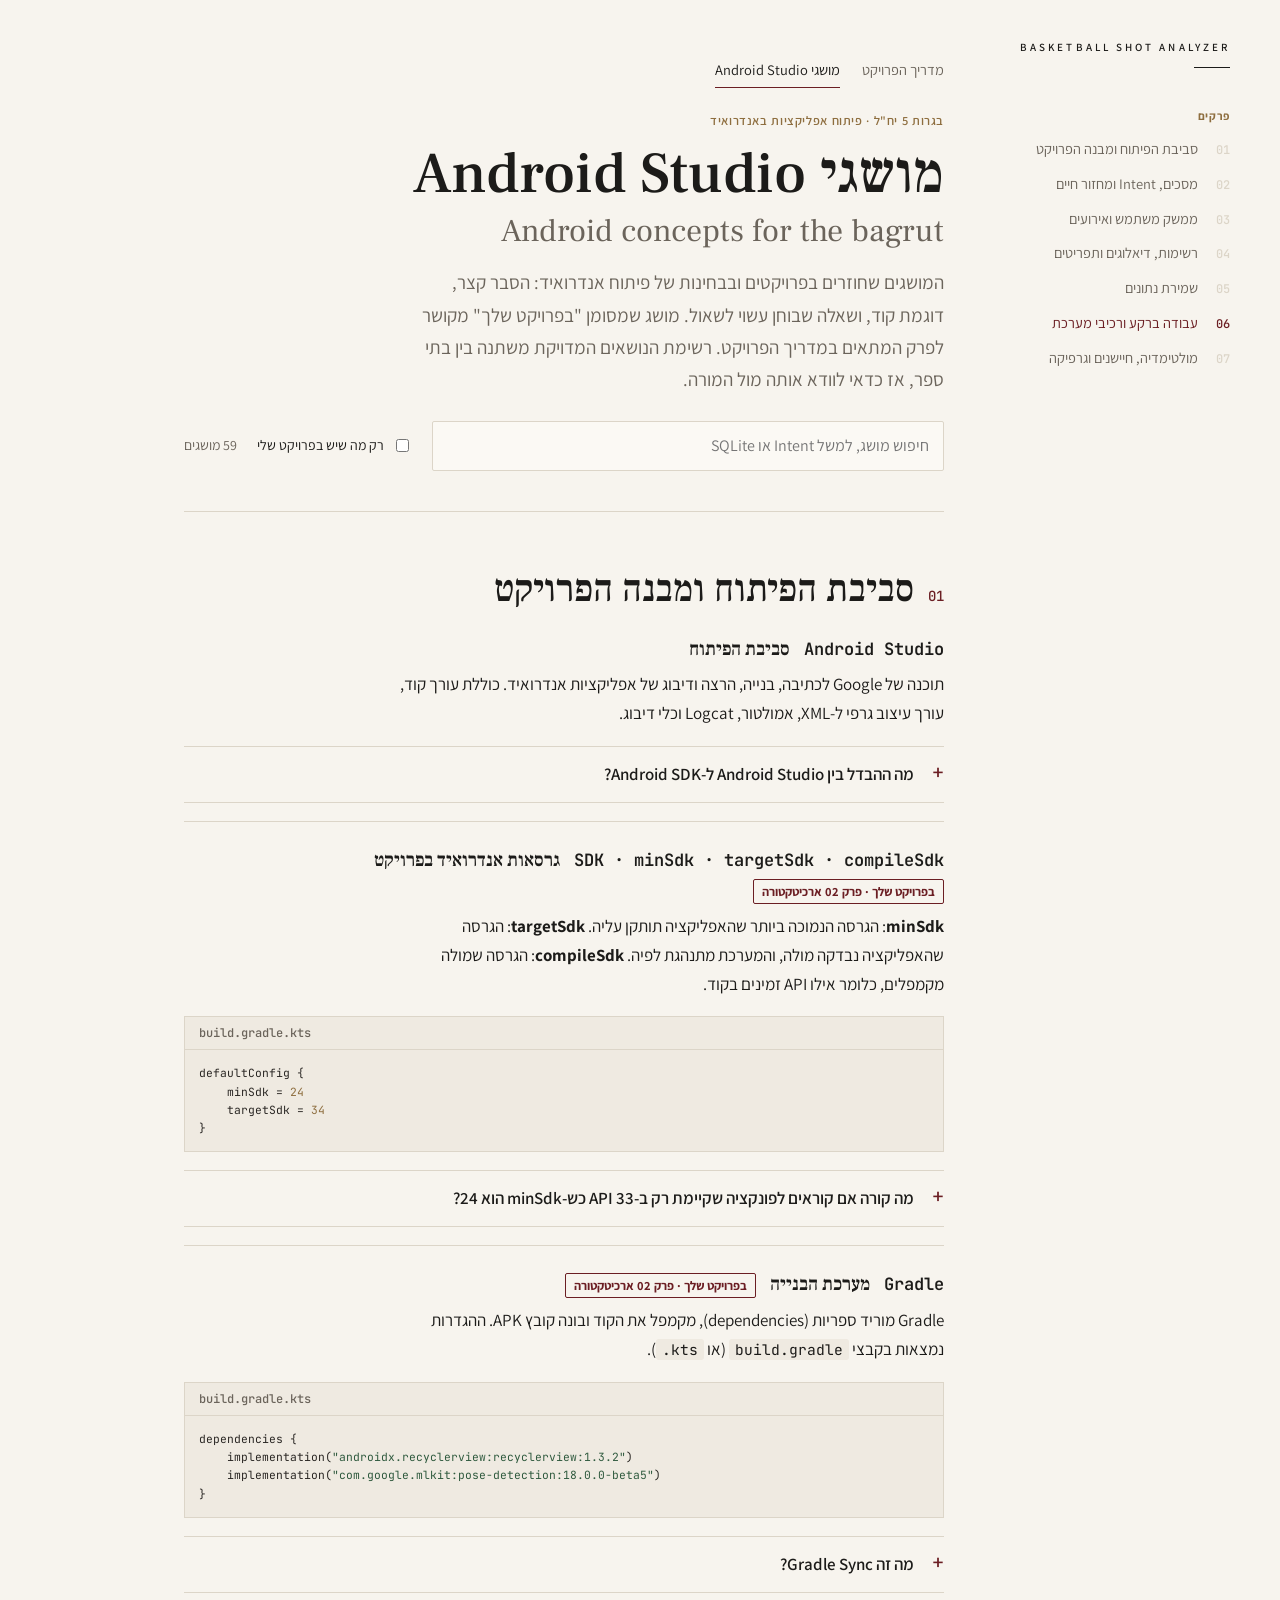
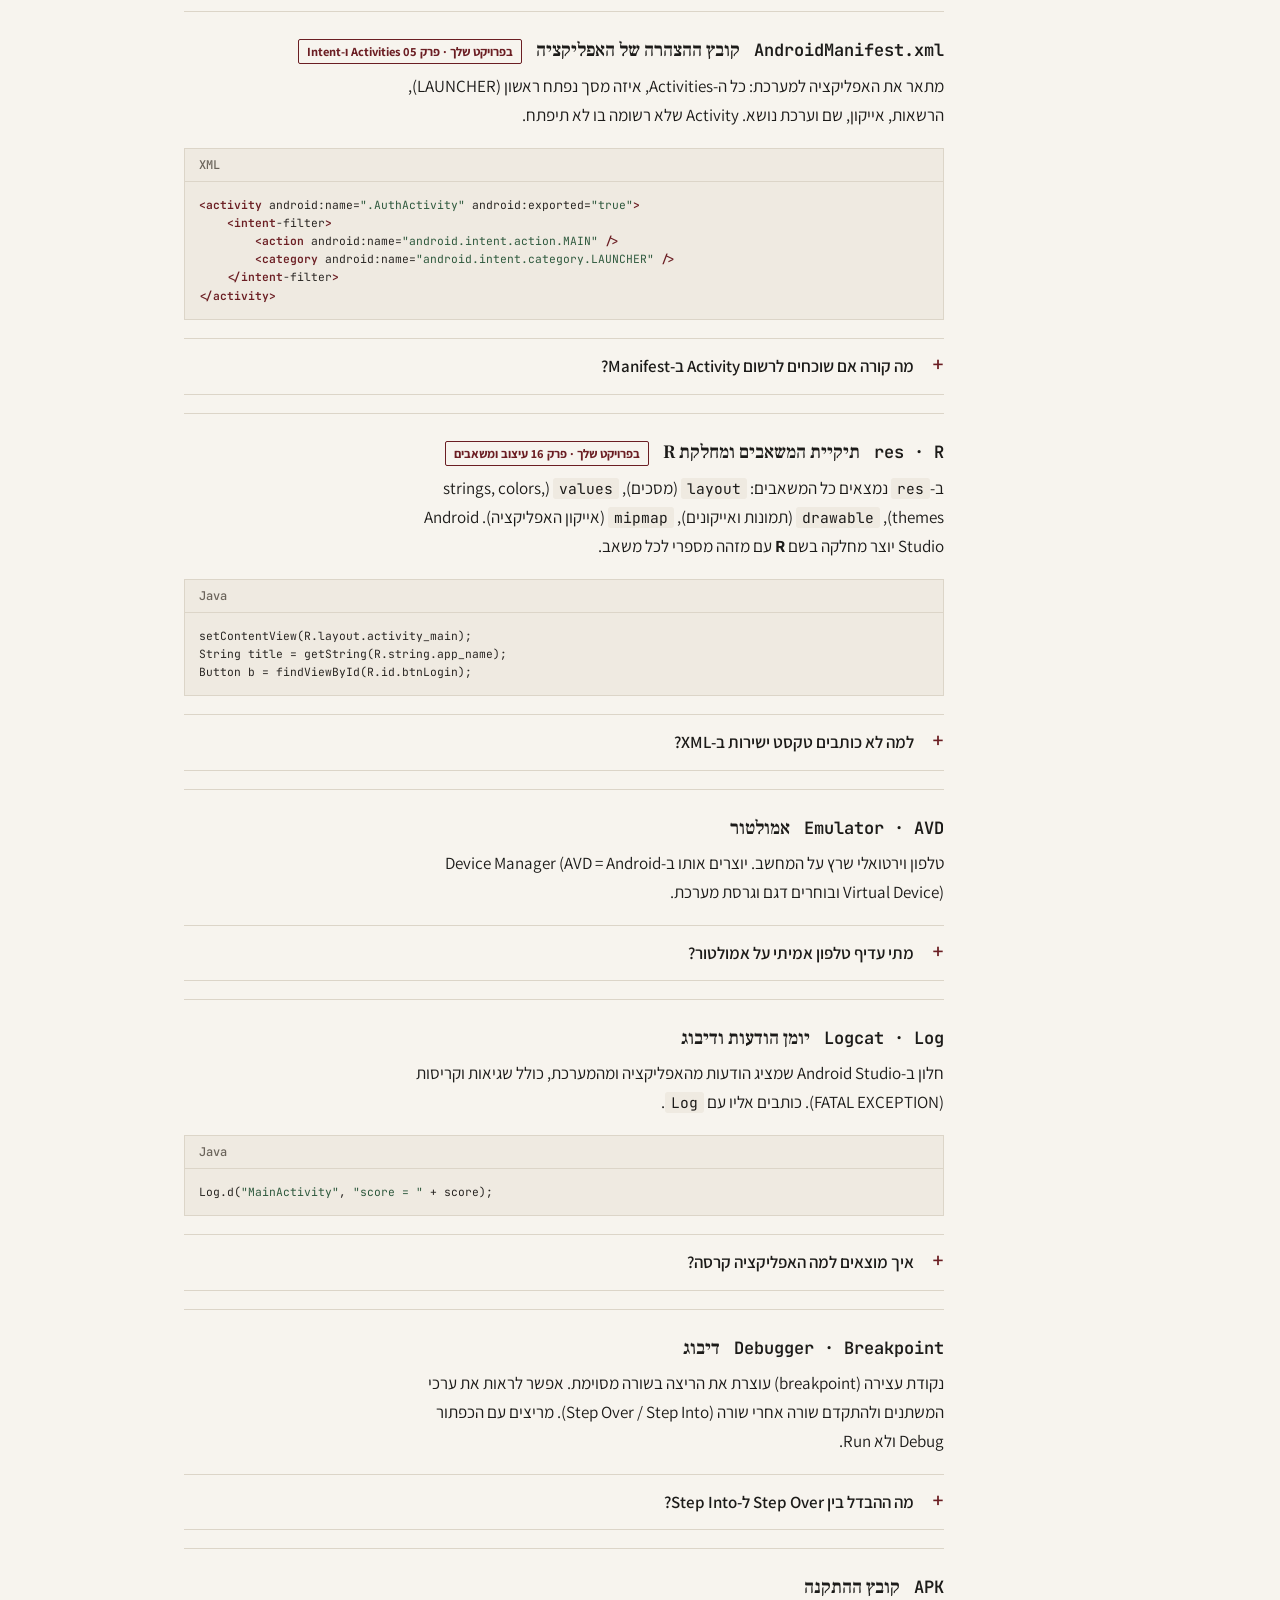
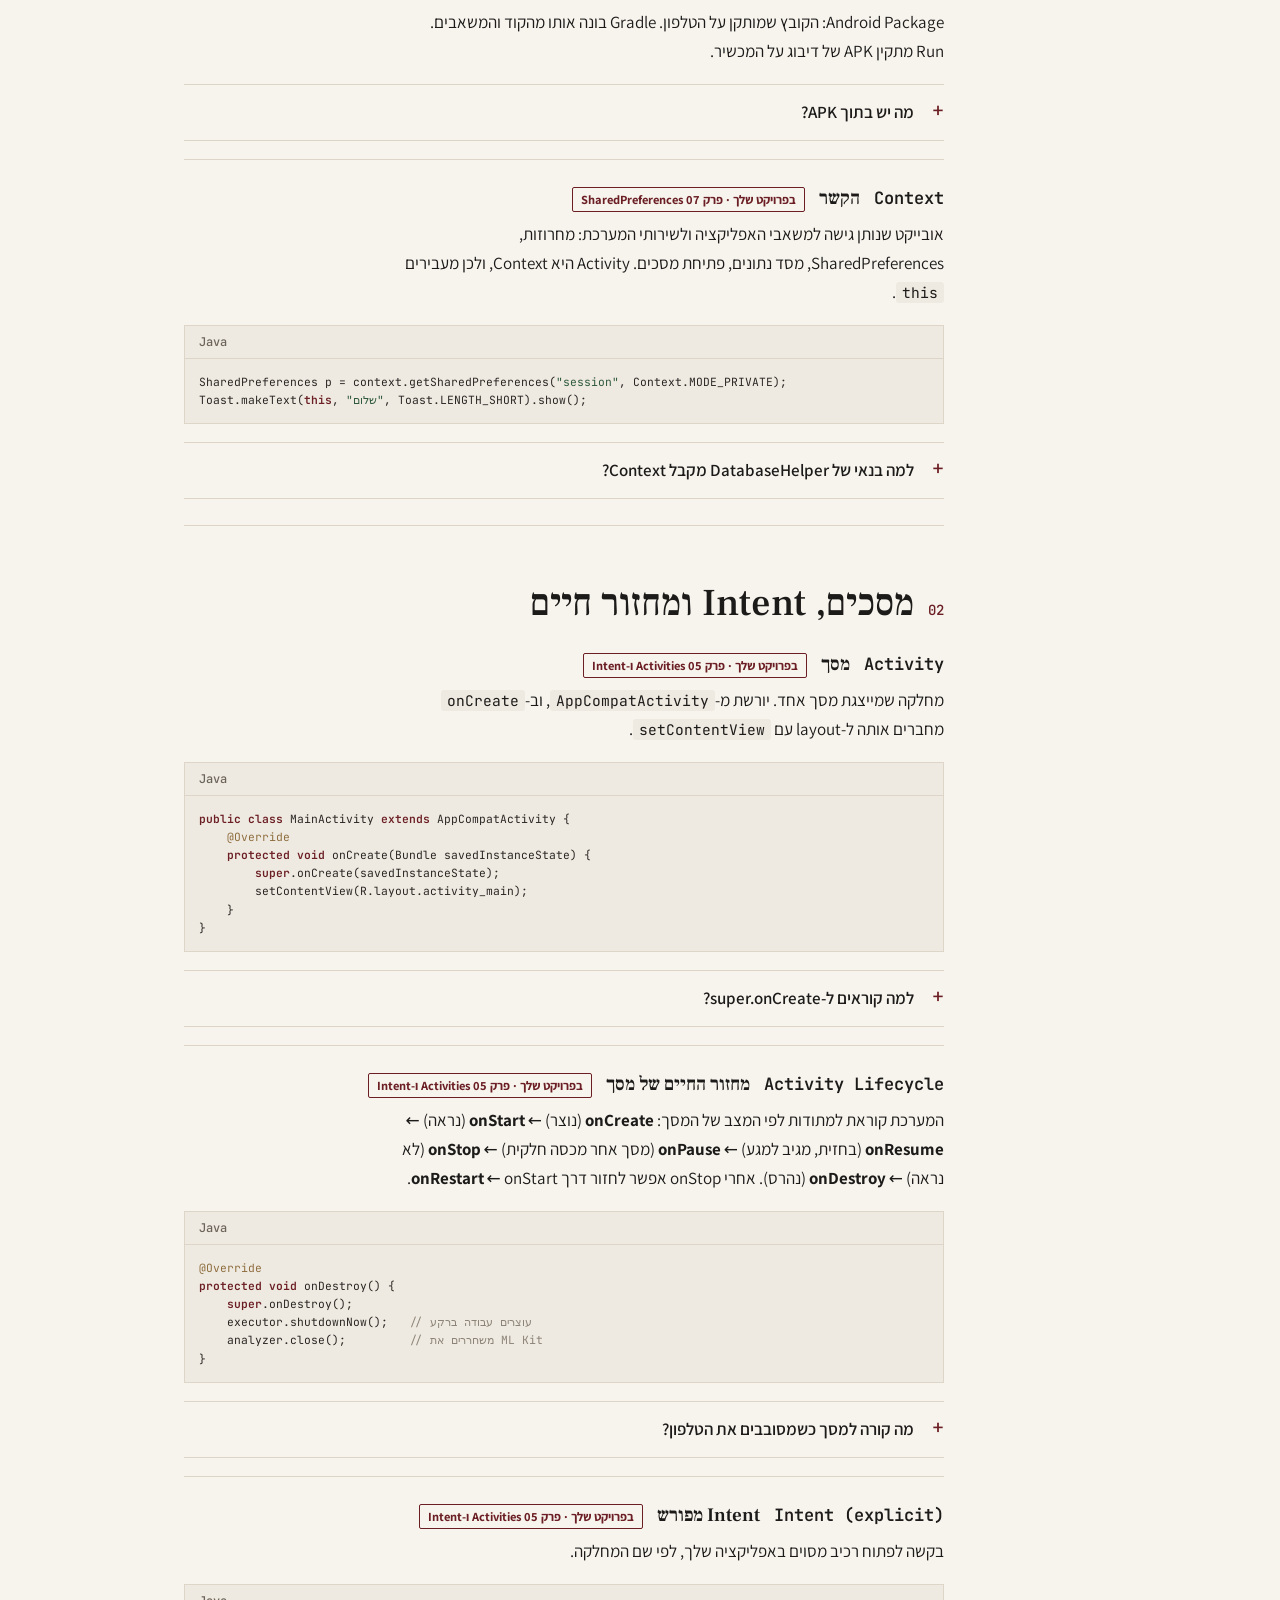
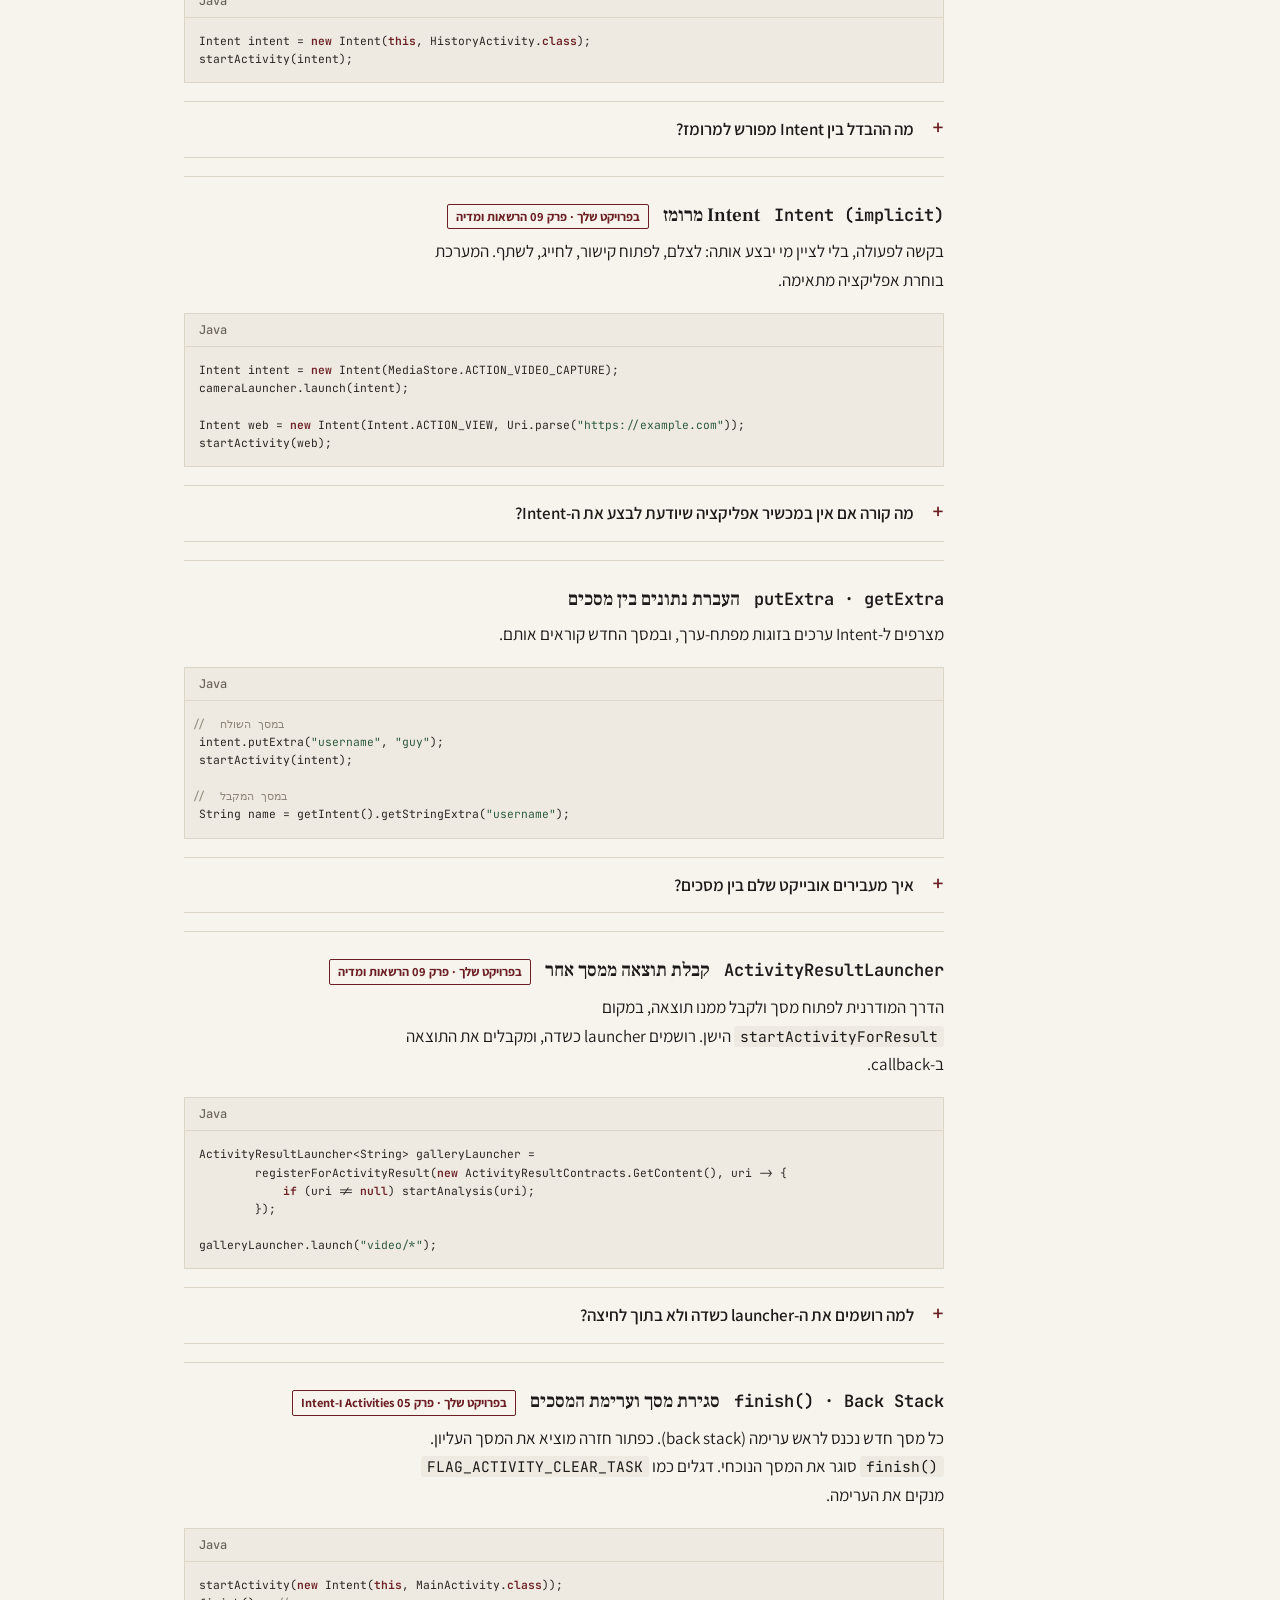
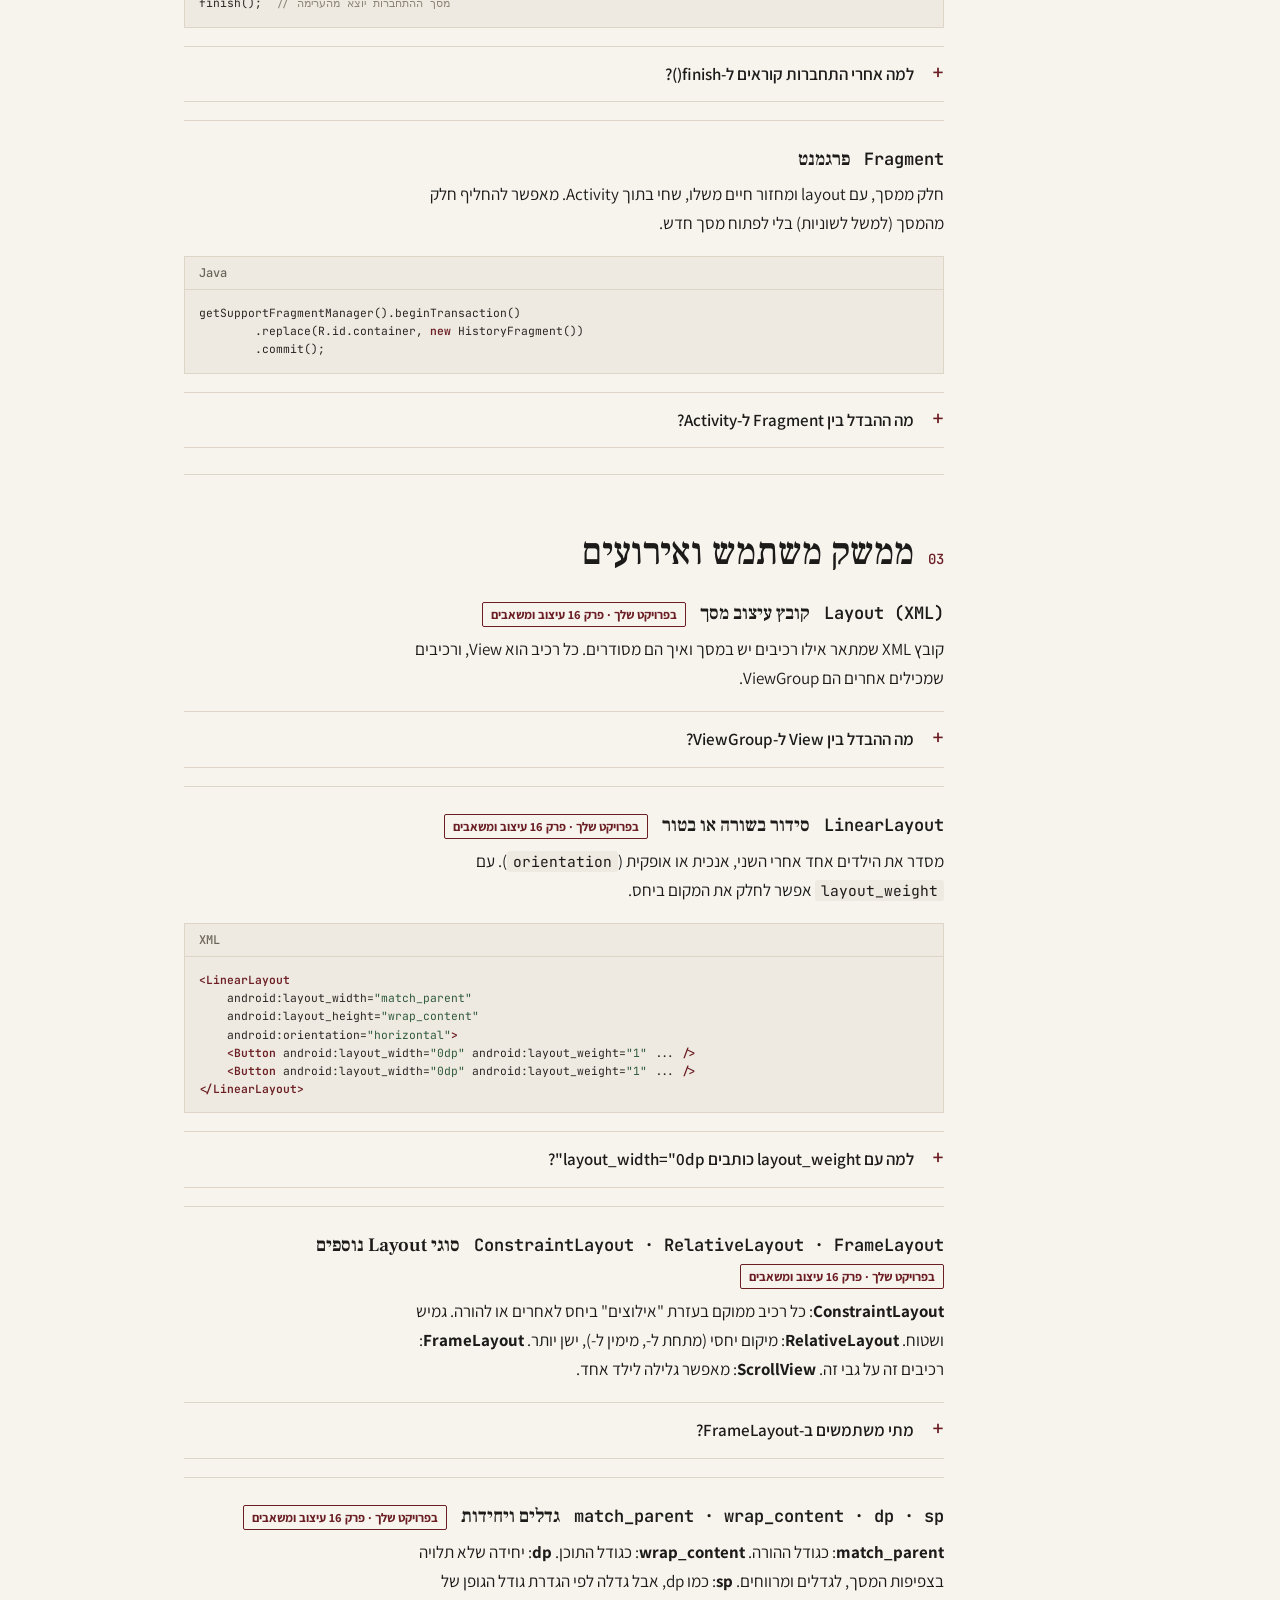
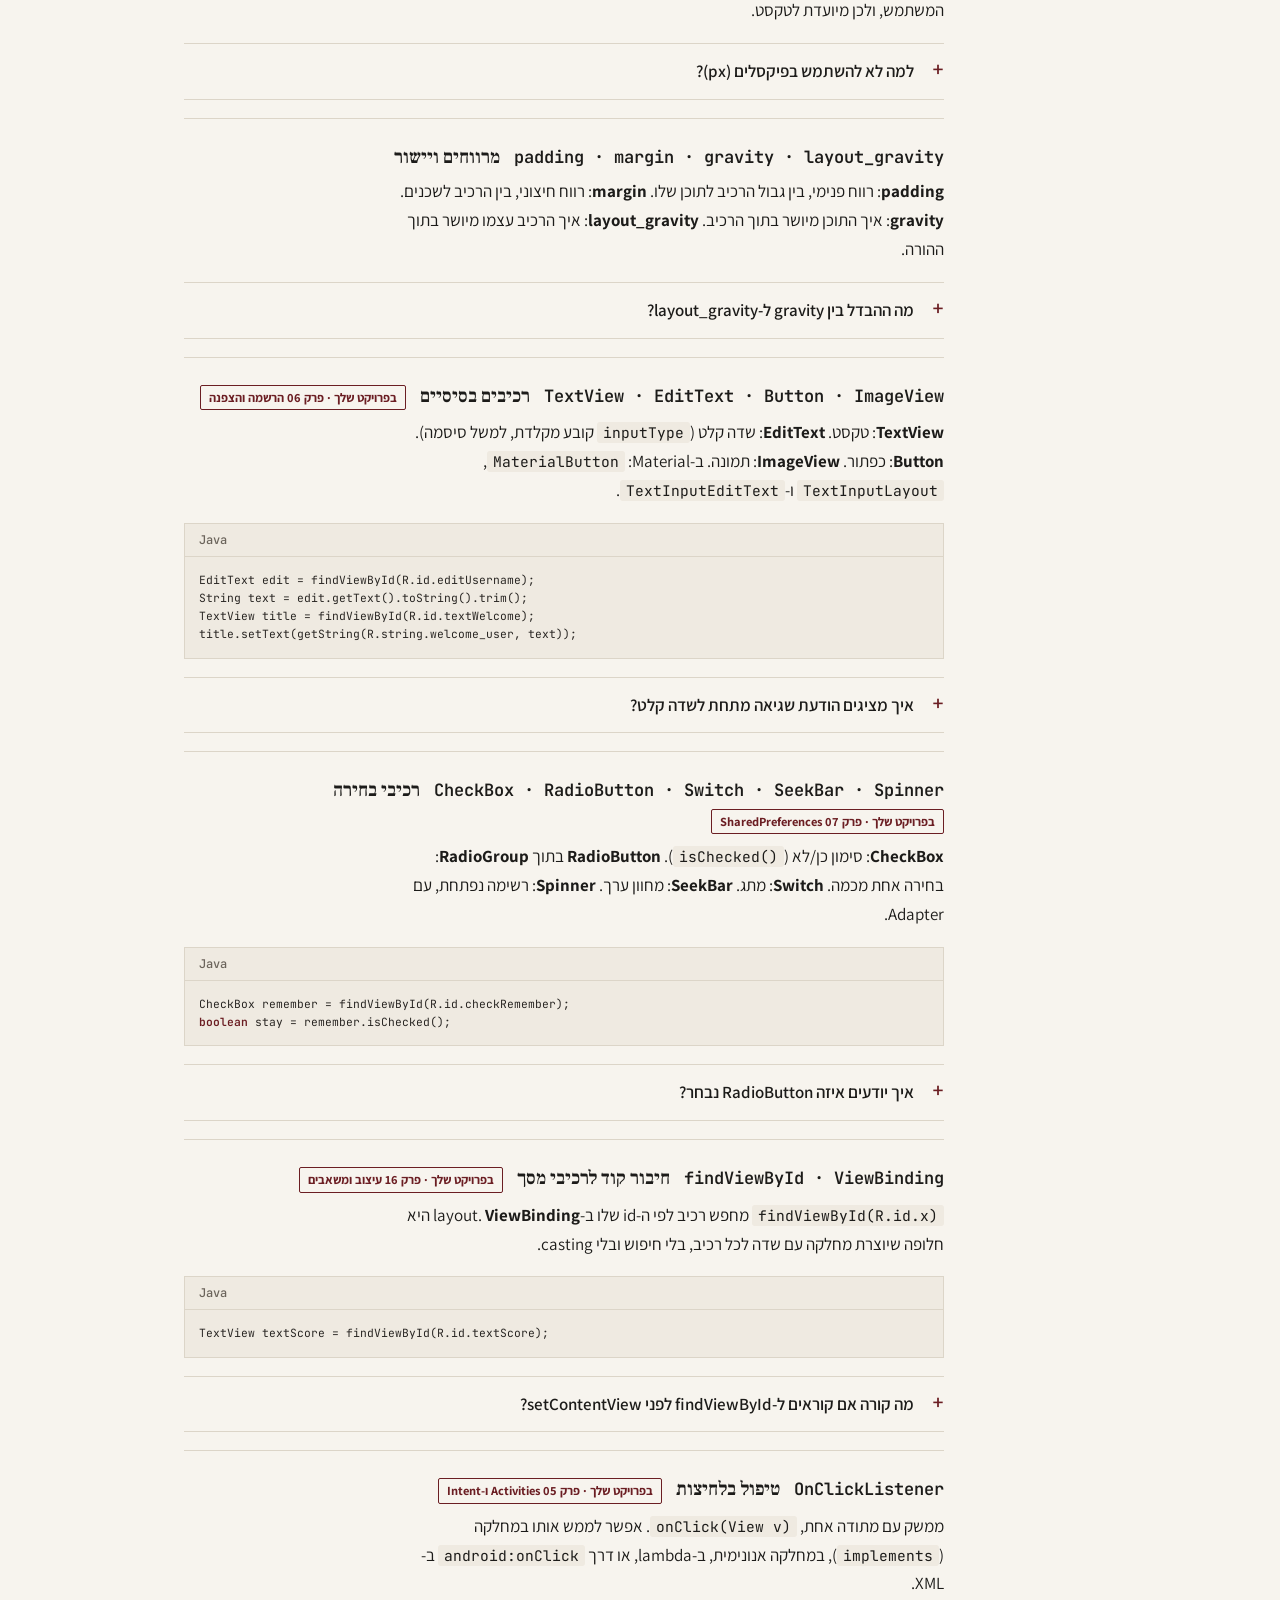
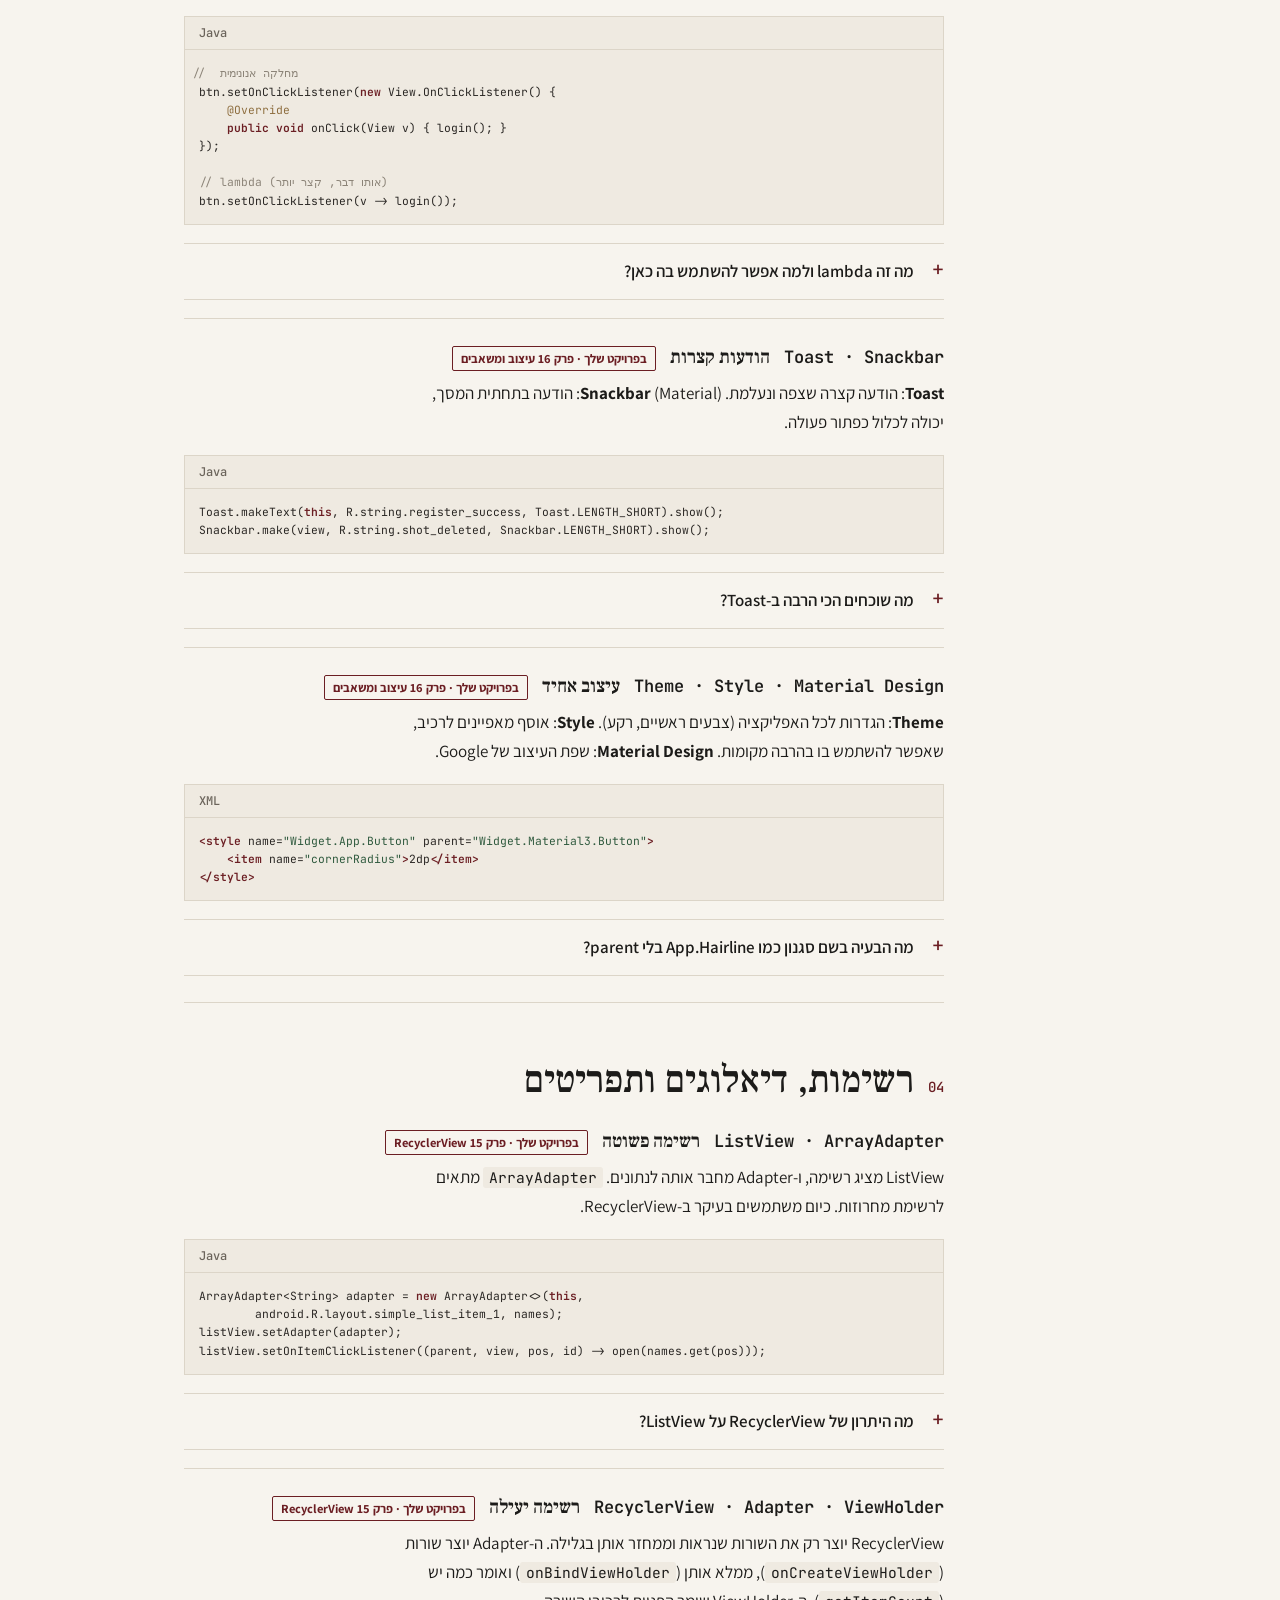
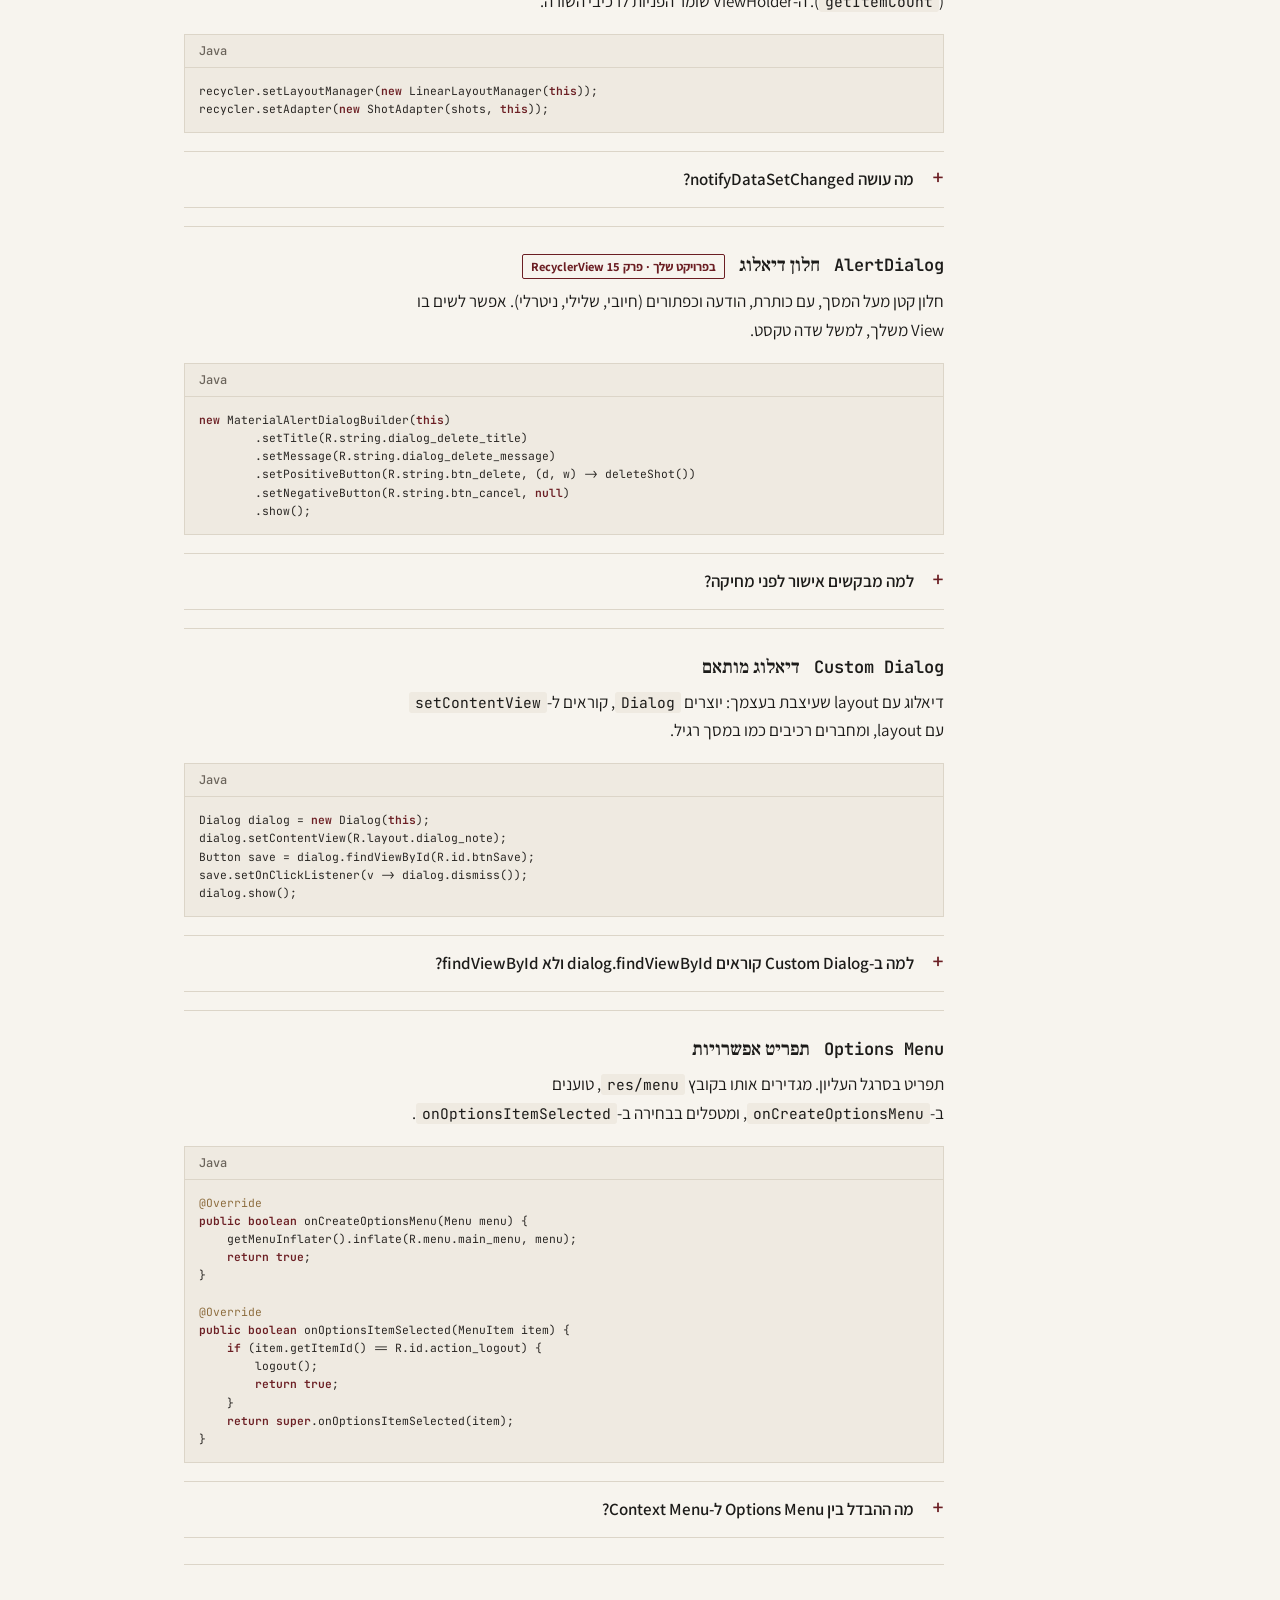
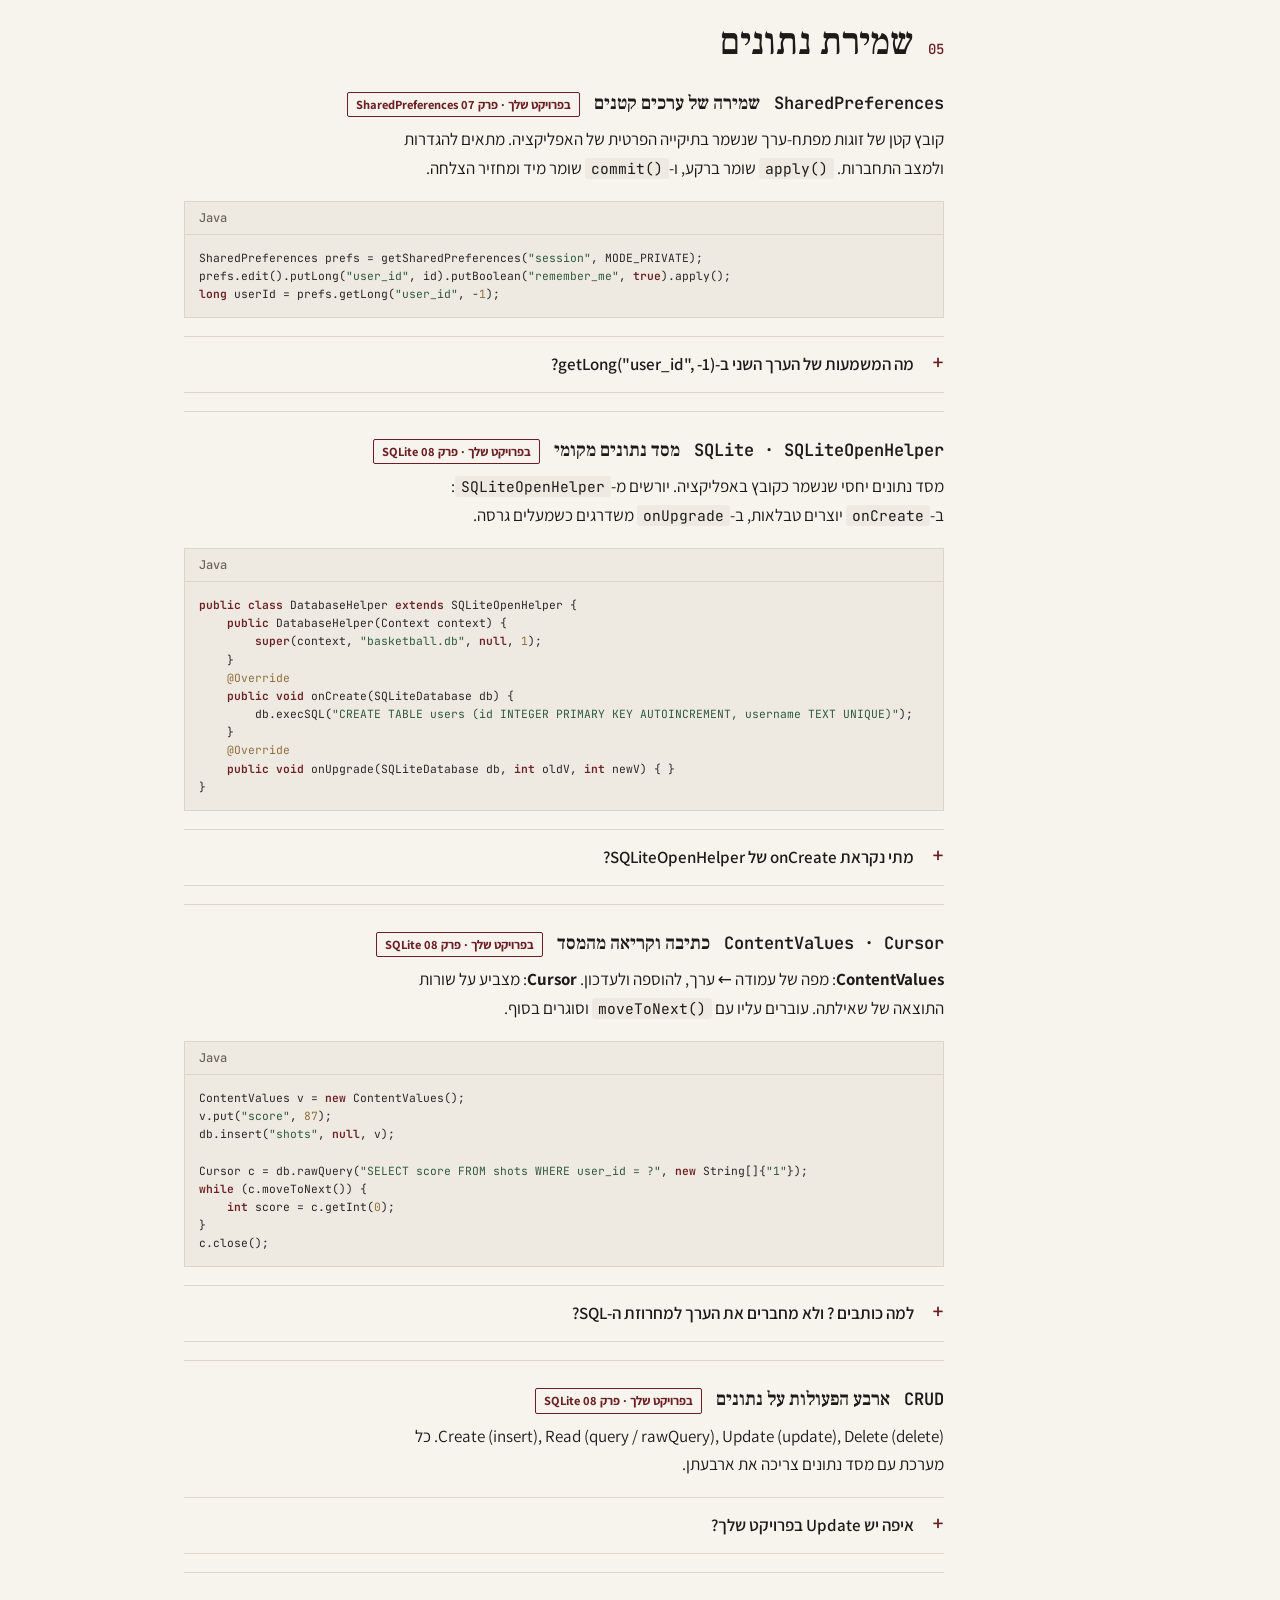
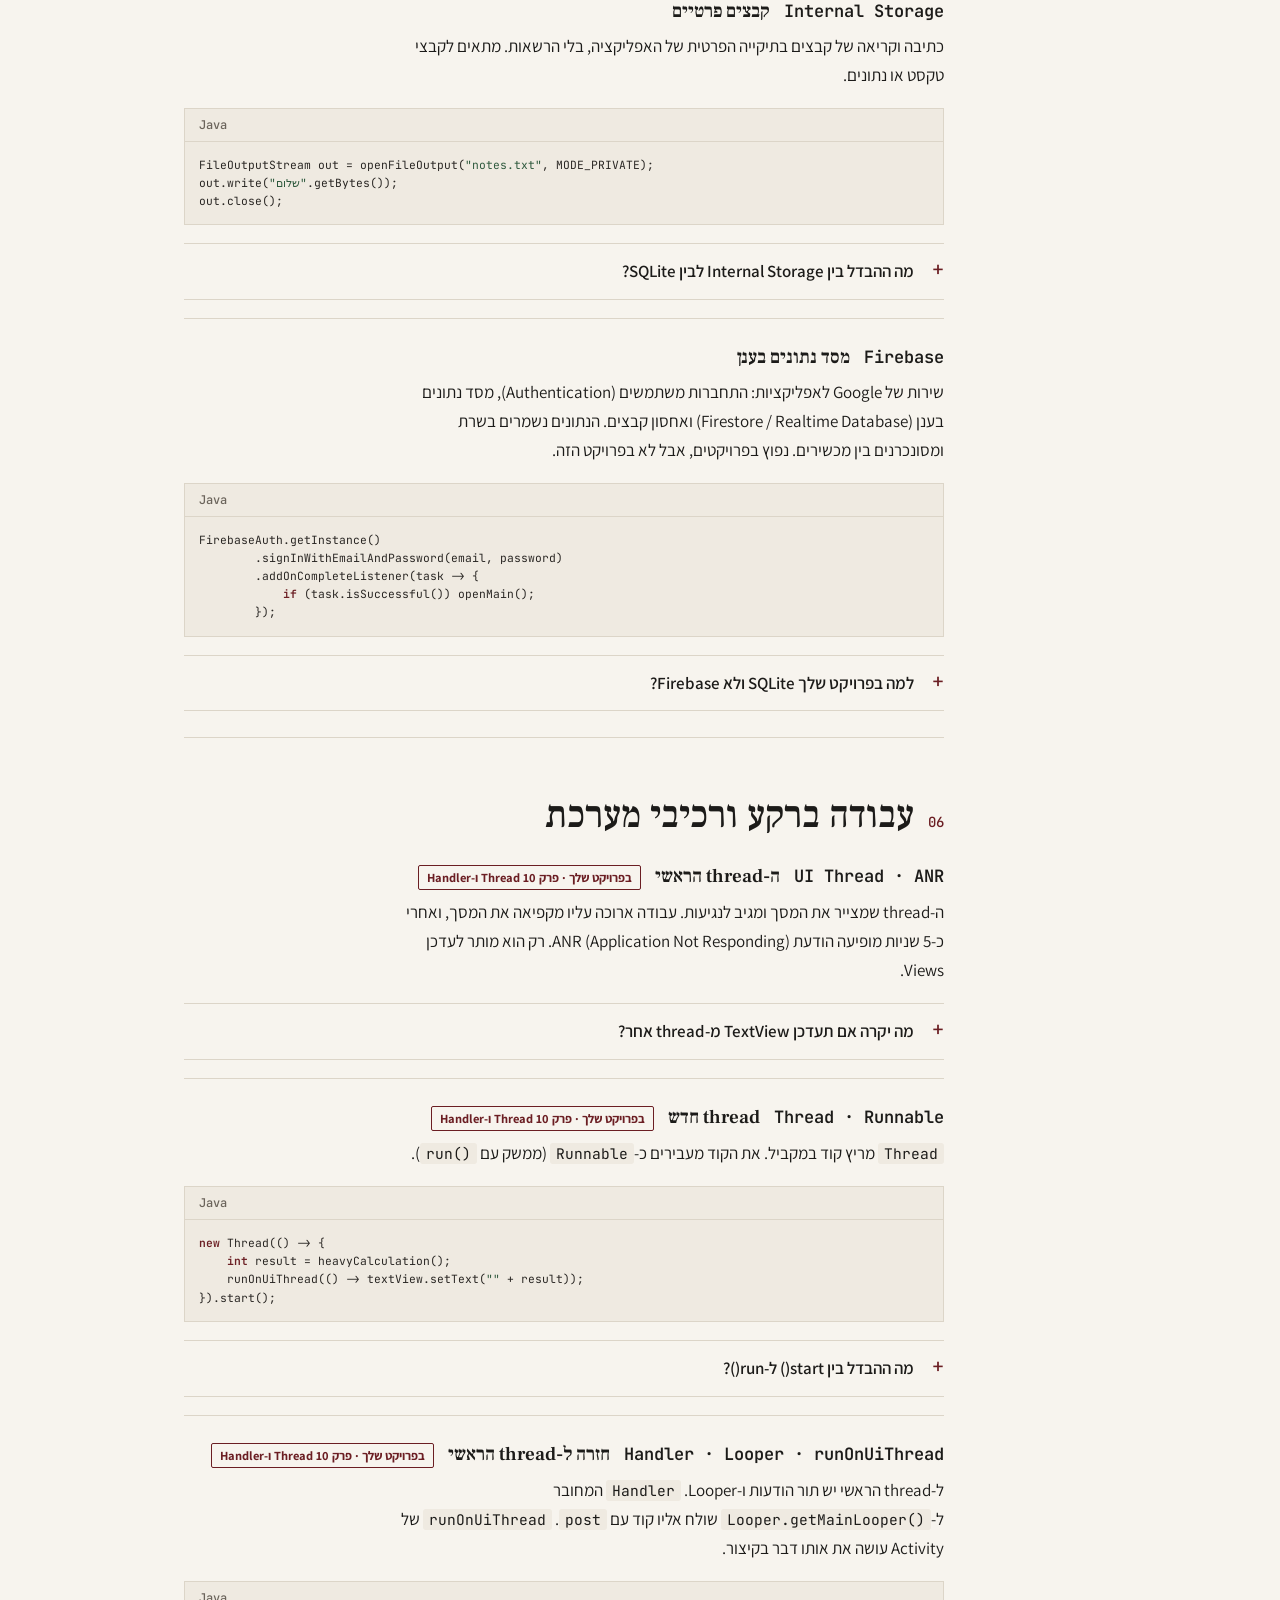
<file: docs/android-concepts.html>
<!doctype html>
<html lang="he" dir="rtl">
<head>
<meta charset="utf-8">
<meta name="viewport" content="width=device-width, initial-scale=1, viewport-fit=cover">
<title>מושגי Android Studio לבגרות</title>
<link rel="preconnect" href="https://fonts.googleapis.com">
<link rel="preconnect" href="https://fonts.gstatic.com" crossorigin>
<link rel="stylesheet" href="https://fonts.googleapis.com/css2?family=Frank+Ruhl+Libre:wght@400;500;700&family=Assistant:wght@400;600;700&family=JetBrains+Mono:wght@400;600&display=swap">
<style>
:root { color-scheme: light; padding-top: env(safe-area-inset-top, 0px); padding-bottom: env(safe-area-inset-bottom, 0px); }
html, body { margin: 0; }
[hidden] { display: none !important; }

/* Layout: sticky chapter index on the start side + one reading column; mirrors the app's ivory/ink/oxblood identity */
:root {
  --paper: #F7F4EE;
  --panel: #FBF9F4;
  --ink: #1C1B19;
  --muted: #6B645B;
  --rule: #DCD5C8;
  --accent: #6B1E23;
  --brass: #8E6E3F;
  --code-bg: #EFEAE1;
  --code-ink: #2A2724;
  --tk: #6B1E23;
  --ts: #2F5A3E;
  --tc: #8C8478;
  --tn: #8E6E3F;
  --good: #2F6B45;
  --medium: #946A1E;
  --bad: #8E2C2C;
  --display: "Frank Ruhl Libre", "David Libre", "Times New Roman", serif;
  --body: "Assistant", "Heebo", "Segoe UI", system-ui, sans-serif;
  --mono: "JetBrains Mono", ui-monospace, "SFMono-Regular", Menlo, Consolas, monospace;
}
@media (prefers-color-scheme: dark) {
  :root:not([data-theme="light"]) {
    --paper: #15130F; --panel: #1B1814; --ink: #ECE6DA; --muted: #A69E91; --rule: #36312A;
    --accent: #D3868B; --brass: #CDB07F; --code-bg: #1F1C17; --code-ink: #E4DED2;
    --tk: #E19AA0; --ts: #9CC7A6; --tc: #857D71; --tn: #D9BE8C;
    --good: #8CC79E; --medium: #E0B866; --bad: #E8898C;
    color-scheme: dark;
  }
}
:root[data-theme="dark"] {
  --paper: #15130F; --panel: #1B1814; --ink: #ECE6DA; --muted: #A69E91; --rule: #36312A;
  --accent: #D3868B; --brass: #CDB07F; --code-bg: #1F1C17; --code-ink: #E4DED2;
  --tk: #E19AA0; --ts: #9CC7A6; --tc: #857D71; --tn: #D9BE8C;
  --good: #8CC79E; --medium: #E0B866; --bad: #E8898C;
  color-scheme: dark;
}

* { box-sizing: border-box; }
html { scroll-behavior: smooth; scroll-padding-top: calc(env(safe-area-inset-top, 0px) + 64px); }
@media (prefers-reduced-motion: reduce) { html { scroll-behavior: auto; } }
body {
  background: var(--paper); color: var(--ink);
  font-family: var(--body); font-size: 17px; line-height: 1.7;
  padding-inline: 20px; padding-block: 0 64px;
}
a { color: var(--accent); text-underline-offset: 3px; }
a:focus-visible, button:focus-visible, select:focus-visible, input:focus-visible, summary:focus-visible {
  outline: 2px solid var(--accent); outline-offset: 2px;
}
code, kbd { font-family: var(--mono); font-size: .86em; }
:not(pre) > code { background: var(--code-bg); padding: 1px 6px; border-radius: 3px; direction: ltr; unicode-bidi: isolate; }

.shell { max-width: 1180px; margin-inline: auto; display: grid; grid-template-columns: 230px minmax(0, 1fr); gap: 56px; }

/* chapter index */
.toc { position: sticky; top: env(safe-area-inset-top, 0px); align-self: start; max-height: 100vh; overflow-y: auto; padding-block: 40px 24px; }
.toc .wordmark { font: 600 11px/1.4 var(--body); letter-spacing: .28em; text-transform: uppercase; direction: ltr; text-align: right; color: var(--ink); }
.toc .rule { width: 36px; height: 1px; background: var(--ink); margin: 12px 0 20px; }
.toc ol { list-style: none; margin: 0; padding: 0; display: grid; gap: 2px; counter-reset: ch; }
.toc li a { display: grid; grid-template-columns: 26px 1fr; gap: 6px; padding: 5px 0; color: var(--muted); text-decoration: none; font-size: 14.5px; line-height: 1.4; }
.toc li a .n { font: 500 12px/1.9 var(--mono); color: var(--rule); }
.toc li a:hover { color: var(--ink); }
.toc li a.active { color: var(--accent); }
.toc li a.active .n { color: var(--accent); }
.toc .group { margin: 18px 0 6px; font-size: 11.5px; font-weight: 700; color: var(--brass); letter-spacing: .06em; }

main { min-width: 0; max-width: 760px; padding-block: 40px 0; }

.sitenav { display: flex; flex-wrap: wrap; gap: 6px 22px; padding-block: 18px 0; font-size: 14.5px; }
.sitenav a { color: var(--muted); text-decoration: none; padding-bottom: 4px; border-bottom: 1px solid transparent; }
.sitenav a:hover { color: var(--ink); }
.sitenav a[aria-current="page"] { color: var(--ink); border-bottom-color: var(--accent); }

/* hero */
.hero { padding-block: 24px 40px; border-bottom: 1px solid var(--rule); }
.eyebrow { font: 600 12.5px/1.4 var(--body); color: var(--brass); letter-spacing: .05em; }
h1 { font: 500 clamp(36px, 6vw, 58px)/1.08 var(--display); margin: 14px 0 18px; text-wrap: balance; }
h1 .en { display: block; font-size: .55em; font-weight: 400; color: var(--muted); direction: ltr; text-align: right; margin-top: 8px; }
.hero p { font-size: 19px; color: var(--muted); max-width: 60ch; margin: 0; }
.facts { display: grid; grid-template-columns: repeat(4, minmax(0, 1fr)); margin-top: 32px; border-top: 1px solid var(--rule); }
.facts div { padding: 16px 0 0; border-inline-start: 1px solid var(--rule); padding-inline-start: 16px; }
.facts div:first-child { border-inline-start: 0; padding-inline-start: 0; }
.facts b { display: block; font: 500 34px/1 var(--display); font-variant-numeric: tabular-nums; }
.facts span { font-size: 13.5px; color: var(--muted); }

/* chapters */
section.ch { padding-block: 56px 8px; border-bottom: 1px solid var(--rule); }
.ch-head { display: flex; align-items: baseline; gap: 14px; }
.ch-num { font: 500 14px var(--mono); color: var(--accent); }
h2 { font: 500 clamp(28px, 4vw, 38px)/1.15 var(--display); margin: 0; text-wrap: balance; }
h3 { font: 600 21px/1.3 var(--display); margin: 40px 0 10px; }
h4 { font: 700 13px/1.4 var(--body); color: var(--brass); letter-spacing: .05em; margin: 28px 0 8px; }
.lead { font-size: 19px; color: var(--muted); margin: 14px 0 8px; max-width: 62ch; }
p { margin: 12px 0; max-width: 68ch; }
ul.plain { padding-inline-start: 20px; margin: 10px 0; }
ul.plain li { margin: 6px 0; }

/* code */
figure.code { margin: 18px 0; border: 1px solid var(--rule); background: var(--code-bg); min-width: 0; }
figure.code figcaption { font: 500 12px/1 var(--mono); color: var(--muted); padding: 10px 14px; border-bottom: 1px solid var(--rule); text-align: left; }
figure.code pre { margin: 0; padding: 14px; overflow-x: auto; font: 13.2px/1.6 var(--mono); color: var(--code-ink); tab-size: 4; }
figure.code .ln { display: block; min-height: 1.6em; }
.tk { color: var(--tk); font-weight: 600; } .ts { color: var(--ts); } .tc { color: var(--tc); } .tn { color: var(--tn); } .ta { color: var(--brass); }

/* "say it to the examiner" */
.say { margin: 22px 0; padding: 16px 20px; background: var(--panel); border-inline-start: 2px solid var(--accent); }
.say .lbl { font-size: 12.5px; font-weight: 700; color: var(--accent); letter-spacing: .04em; }
.say p { margin: 6px 0 0; font-family: var(--display); font-size: 18.5px; line-height: 1.6; }

/* where in code */
.where { display: flex; flex-wrap: wrap; gap: 8px; margin: 14px 0; }
.where code { font-size: 12.5px; }

/* tables */
.tbl { overflow-x: auto; margin: 18px 0; }
table { border-collapse: collapse; width: 100%; font-size: 15.5px; }
th, td { text-align: right; padding: 10px 12px 10px 0; border-bottom: 1px solid var(--rule); vertical-align: top; }
th { font-size: 12.5px; color: var(--muted); font-weight: 700; letter-spacing: .04em; }
td code { white-space: nowrap; }

/* layer diagram */
.layers { display: grid; gap: 10px; margin: 22px 0; }
.layer { display: grid; grid-template-columns: 120px minmax(0, 1fr); gap: 16px; padding: 14px 0; border-top: 1px solid var(--rule); align-items: baseline; }
.layer:first-child { border-top: 0; }
.layer .nm { font: 600 15px var(--mono); color: var(--accent); direction: ltr; text-align: right; }
.layer .cls { display: flex; flex-wrap: wrap; gap: 6px 14px; font-family: var(--mono); font-size: 13.5px; direction: ltr; justify-content: flex-end; }
.layer .why { grid-column: 2; font-size: 15px; color: var(--muted); }

/* ordered pipeline */
ol.steps { list-style: none; padding: 0; margin: 20px 0; counter-reset: s; }
ol.steps > li { counter-increment: s; display: grid; grid-template-columns: 40px minmax(0, 1fr); gap: 12px; padding: 12px 0; border-top: 1px solid var(--rule); }
ol.steps > li::before { content: counter(s); font: 500 22px/1.2 var(--display); color: var(--accent); font-variant-numeric: tabular-nums; }
ol.steps .th { font-size: 13px; color: var(--brass); font-weight: 700; }
ol.steps b { font-weight: 700; }

/* Q&A */
.qa { margin: 18px 0 8px; }
.qa details { border-top: 1px solid var(--rule); }
.qa details:last-child { border-bottom: 1px solid var(--rule); }
.qa summary { cursor: pointer; padding: 13px 0; font-weight: 600; list-style: none; display: grid; grid-template-columns: 22px minmax(0, 1fr); gap: 8px; }
.qa summary::-webkit-details-marker { display: none; }
.qa summary::before { content: "+"; font: 400 20px/1.2 var(--mono); color: var(--accent); }
.qa details[open] summary::before { content: "−"; }
.qa .ans { padding: 0 30px 16px 0; color: var(--ink); }
.qa .ans p { margin: 6px 0; }

/* labs */
.lab { margin: 26px 0; padding: 20px; background: var(--panel); border: 1px solid var(--rule); }
.lab-title { font: 600 18px var(--display); margin: 0 0 4px; }
.lab-sub { font-size: 14.5px; color: var(--muted); margin: 0 0 14px; }
.lab-grid { display: grid; grid-template-columns: minmax(0, 1fr) minmax(0, 1fr); gap: 20px; align-items: start; }
.lab svg { width: 100%; height: auto; display: block; background: var(--paper); border: 1px solid var(--rule); touch-action: none; }
.readout { font: 13px/1.75 var(--mono); direction: ltr; text-align: left; min-width: 0; overflow-x: auto; }
.readout .big { font: 500 30px/1.2 var(--display); color: var(--accent); }
.readout .k { color: var(--muted); }
.ctl { display: grid; gap: 4px; margin-bottom: 14px; }
.ctl label { font-size: 14px; font-weight: 600; display: flex; justify-content: space-between; gap: 8px; }
.ctl label output { font: 500 14px var(--mono); color: var(--accent); }
.ctl input[type=range] { width: 100%; accent-color: var(--accent); }
.chk { font-size: 14px; display: flex; gap: 8px; align-items: center; }
.scorebox { display: grid; gap: 4px; }
.score-total { font: 500 64px/1 var(--display); font-variant-numeric: tabular-nums; }
.bar { height: 3px; background: var(--rule); margin: 6px 0 12px; }
.bar i { display: block; height: 100%; background: currentColor; transition: width .2s; }
@media (prefers-reduced-motion: reduce) { .bar i { transition: none; } }
.parts { font: 13px/1.8 var(--mono); direction: ltr; text-align: left; }
.fb { margin-top: 10px; font-family: var(--display); font-size: 16.5px; white-space: pre-line; }

/* quiz */
.quiz { margin: 22px 0; padding: 24px; border: 1px solid var(--ink); background: var(--panel); }
.quiz-top { display: flex; flex-wrap: wrap; gap: 12px; align-items: center; justify-content: space-between; font-size: 14px; color: var(--muted); }
.quiz select { font: inherit; color: var(--ink); background: var(--paper); border: 1px solid var(--rule); padding: 6px 10px; }
.quiz .tag { font-size: 12.5px; color: var(--brass); font-weight: 700; margin-top: 18px; }
.quiz .q { font: 500 24px/1.4 var(--display); margin: 6px 0 16px; min-height: 2.8em; text-wrap: balance; }
.quiz .a { border-top: 1px solid var(--rule); padding-top: 14px; }
.quiz .a p { margin: 6px 0; }
.btns { display: flex; flex-wrap: wrap; gap: 10px; margin-top: 18px; }
button.b { font: 600 14.5px var(--body); padding: 10px 18px; border: 1px solid var(--ink); background: transparent; color: var(--ink); cursor: pointer; border-radius: 2px; }
button.b.primary { background: var(--ink); color: var(--paper); }
button.b:hover { border-color: var(--accent); }
.known { font-size: 14px; display: flex; gap: 8px; align-items: center; }

/* glossary */
dl.gloss { display: grid; grid-template-columns: minmax(120px, max-content) minmax(0, 1fr); gap: 0 20px; margin: 18px 0; }
dl.gloss dt { font: 600 14px/1.5 var(--mono); direction: ltr; text-align: right; padding: 10px 0; border-top: 1px solid var(--rule); }
dl.gloss dd { margin: 0; padding: 10px 0; border-top: 1px solid var(--rule); font-size: 15.5px; }

.check { list-style: none; padding: 0; margin: 14px 0; }
.check li { position: relative; padding: 8px 28px 8px 0; border-top: 1px solid var(--rule); }
.check li::before { content: "□"; position: absolute; inset-inline-start: 0; top: 8px; color: var(--accent); font-size: 18px; line-height: 1.4; }
.note { font-size: 14px; color: var(--muted); }
footer { padding-block: 40px; font-size: 13.5px; color: var(--muted); }

@media (max-width: 920px) {
  .shell { grid-template-columns: minmax(0, 1fr); gap: 0; }
  .toc { position: sticky; top: env(safe-area-inset-top, 0px); z-index: 5; max-height: none; overflow: visible; padding-block: 10px; background: var(--paper); border-bottom: 1px solid var(--rule); margin-inline: -20px; padding-inline: 20px; }
  .toc .wordmark, .toc .rule, .toc .group { display: none; }
  .toc ol { display: flex; overflow-x: auto; gap: 18px; scrollbar-width: none; }
  .toc li a { display: block; white-space: nowrap; padding: 4px 0; }
  .toc li a .n { display: none; }
  main { padding-block: 16px 0; }
  .lab-grid { grid-template-columns: minmax(0, 1fr); }
}
@media (max-width: 560px) {
  body { font-size: 16px; padding-inline: 16px; }
  .toc { margin-inline: -16px; padding-inline: 16px; }
  .facts { grid-template-columns: repeat(2, minmax(0, 1fr)); }
  .facts div:nth-child(3) { border-inline-start: 0; padding-inline-start: 0; }
  .layer { grid-template-columns: minmax(0, 1fr); gap: 4px; }
  .layer .why { grid-column: 1; }
  .layer .nm, .layer .cls { text-align: right; justify-content: flex-start; }
  dl.gloss { grid-template-columns: minmax(0, 1fr); }
  dl.gloss dd { border-top: 0; padding-top: 0; }
  .score-total { font-size: 52px; }
}

.tools { display: flex; flex-wrap: wrap; gap: 12px 20px; align-items: center; margin-top: 26px; }
.tools input[type=search] { font: inherit; font-size: 16px; color: var(--ink); background: var(--panel); border: 1px solid var(--rule); border-radius: 2px; padding: 10px 14px; flex: 1 1 260px; min-width: 0; }
.tools .count { font-size: 14px; color: var(--muted); }
article.concept { padding-block: 26px 10px; border-top: 1px solid var(--rule); }
article.concept:first-of-type { border-top: 0; }
.concept-head { display: flex; flex-wrap: wrap; align-items: baseline; gap: 6px 14px; }
.concept-head .term { font: 600 17px/1.4 var(--mono); direction: ltr; unicode-bidi: isolate; }
.concept-head h3 { margin: 0; font-size: 19px; }
.badge { font-size: 12.5px; font-weight: 700; color: var(--accent); text-decoration: none; border: 1px solid var(--accent); padding: 1px 8px; border-radius: 2px; white-space: nowrap; }
.badge:hover { background: var(--accent); color: var(--paper); }
.concept p { margin: 8px 0; }
.empty-note { color: var(--muted); padding: 30px 0; }
</style>
</head>
<body>
<div class="shell" dir="rtl" lang="he">
<nav class="toc" aria-label="פרקים">
  <div class="wordmark">Basketball Shot Analyzer</div>
  <div class="rule"></div>
  <ol id="toc"><li class="group">פרקים</li>
<li><a href="#g-env"><span class="n">01</span>סביבת הפיתוח ומבנה הפרויקט</a></li>
<li><a href="#g-screens"><span class="n">02</span>מסכים, Intent ומחזור חיים</a></li>
<li><a href="#g-ui"><span class="n">03</span>ממשק משתמש ואירועים</a></li>
<li><a href="#g-lists"><span class="n">04</span>רשימות, דיאלוגים ותפריטים</a></li>
<li><a href="#g-data"><span class="n">05</span>שמירת נתונים</a></li>
<li><a href="#g-background"><span class="n">06</span>עבודה ברקע ורכיבי מערכת</a></li>
<li><a href="#g-hw"><span class="n">07</span>מולטימדיה, חיישנים וגרפיקה</a></li></ol>
</nav>
<main>
  <nav class="sitenav" aria-label="עמודי האתר">
    <a href="./">מדריך הפרויקט</a>
    <a href="android-concepts.html" aria-current="page">מושגי Android Studio</a>
  </nav>
  <header class="hero">
    <div class="eyebrow">בגרות 5 יח"ל · פיתוח אפליקציות באנדרואיד</div>
    <h1>מושגי Android Studio<span class="en">Android concepts for the bagrut</span></h1>
    <p>המושגים שחוזרים בפרויקטים ובבחינות של פיתוח אנדרואיד: הסבר קצר, דוגמת קוד, ושאלה שבוחן עשוי לשאול. מושג שמסומן "בפרויקט שלך" מקושר לפרק המתאים במדריך הפרויקט. רשימת הנושאים המדויקת משתנה בין בתי ספר, אז כדאי לוודא אותה מול המורה.</p>
    <div class="tools">
      <input id="q" type="search" aria-label="חיפוש מושג" placeholder="חיפוש מושג, למשל Intent או SQLite" autocomplete="off">
      <label class="chk"><input id="onlyProject" type="checkbox"> רק מה שיש בפרויקט שלי</label>
      <span class="count" id="count"></span>
    </div>
  </header>
<section class="ch" id="g-env"><div class="ch-head"><span class="ch-num">01</span><h2>סביבת הפיתוח ומבנה הפרויקט</h2></div>
<article class="concept" data-search="android studio סביבת הפיתוח תוכנה של google לכתיבה, בנייה, הרצה ודיבוג של אפליקציות אנדרואיד. כוללת עורך קוד, עורך עיצוב גרפי ל-xml, אמולטור, logcat וכלי דיבוג." data-project="0">
<div class="concept-head"><span class="term">Android Studio</span><h3>סביבת הפיתוח</h3></div>
<p>תוכנה של Google לכתיבה, בנייה, הרצה ודיבוג של אפליקציות אנדרואיד. כוללת עורך קוד, עורך עיצוב גרפי ל-XML, אמולטור, Logcat וכלי דיבוג.</p>
<div class="qa"><details><summary>מה ההבדל בין Android Studio ל-Android SDK?</summary><div class="ans"><p>Android Studio הוא סביבת העבודה (העורך והכלים). ה-SDK הוא אוסף הספריות והכלים של אנדרואיד שהקוד שלך נבנה מולו. Android Studio משתמש ב-SDK.</p></div></details></div>
</article>
<article class="concept" data-search="sdk · minsdk · targetsdk · compilesdk גרסאות אנדרואיד בפרויקט minsdk: הגרסה הנמוכה ביותר שהאפליקציה תותקן עליה. targetsdk: הגרסה שהאפליקציה נבדקה מולה, והמערכת מתנהגת לפיה. compilesdk: הגרסה שמולה מקמפלים, כלומר אילו api זמינים בקוד." data-project="1">
<div class="concept-head"><span class="term">SDK · minSdk · targetSdk · compileSdk</span><h3>גרסאות אנדרואיד בפרויקט</h3><a class="badge" href="./#architecture">בפרויקט שלך · פרק 02 ארכיטקטורה</a></div>
<p><b>minSdk</b>: הגרסה הנמוכה ביותר שהאפליקציה תותקן עליה. <b>targetSdk</b>: הגרסה שהאפליקציה נבדקה מולה, והמערכת מתנהגת לפיה. <b>compileSdk</b>: הגרסה שמולה מקמפלים, כלומר אילו API זמינים בקוד.</p>
<figure class="code"><figcaption dir="ltr">build.gradle.kts</figcaption><pre dir="ltr"><code><span class="ln">defaultConfig {</span><span class="ln">    minSdk = <span class="tn">24</span></span><span class="ln">    targetSdk = <span class="tn">34</span></span><span class="ln">}</span></code></pre></figure>
<div class="qa"><details><summary>מה קורה אם קוראים לפונקציה שקיימת רק ב-API 33 כש-minSdk הוא 24?</summary><div class="ans"><p>בטלפון עם גרסה ישנה יותר האפליקציה תקרוס. לכן בודקים את <code>Build.VERSION.SDK_INT</code> לפני הקריאה, כמו בבקשת ההרשאה לווידאו בפרויקט.</p></div></details></div>
</article>
<article class="concept" data-search="gradle מערכת הבנייה gradle מוריד ספריות (dependencies), מקמפל את הקוד ובונה קובץ apk. ההגדרות נמצאות בקבצי build.gradle (או .kts)." data-project="1">
<div class="concept-head"><span class="term">Gradle</span><h3>מערכת הבנייה</h3><a class="badge" href="./#architecture">בפרויקט שלך · פרק 02 ארכיטקטורה</a></div>
<p>Gradle מוריד ספריות (dependencies), מקמפל את הקוד ובונה קובץ APK. ההגדרות נמצאות בקבצי <code>build.gradle</code> (או <code>.kts</code>).</p>
<figure class="code"><figcaption dir="ltr">build.gradle.kts</figcaption><pre dir="ltr"><code><span class="ln">dependencies {</span><span class="ln">    implementation(<span class="ts">"androidx.recyclerview:recyclerview:1.3.2"</span>)</span><span class="ln">    implementation(<span class="ts">"com.google.mlkit:pose-detection:18.0.0-beta5"</span>)</span><span class="ln">}</span></code></pre></figure>
<div class="qa"><details><summary>מה זה Gradle Sync?</summary><div class="ans"><p>הרגע שבו Android Studio קורא את קבצי Gradle, מוריד את הספריות החסרות ומעדכן את הפרויקט. צריך אותו אחרי כל שינוי בקבצי ה-build.</p></div></details></div>
</article>
<article class="concept" data-search="androidmanifest.xml קובץ ההצהרה של האפליקציה מתאר את האפליקציה למערכת: כל ה-activities, איזה מסך נפתח ראשון (launcher), הרשאות, אייקון, שם וערכת נושא. activity שלא רשומה בו לא תיפתח." data-project="1">
<div class="concept-head"><span class="term">AndroidManifest.xml</span><h3>קובץ ההצהרה של האפליקציה</h3><a class="badge" href="./#activities">בפרויקט שלך · פרק 05 Activities ו-Intent</a></div>
<p>מתאר את האפליקציה למערכת: כל ה-Activities, איזה מסך נפתח ראשון (LAUNCHER), הרשאות, אייקון, שם וערכת נושא. Activity שלא רשומה בו לא תיפתח.</p>
<figure class="code"><figcaption dir="ltr">XML</figcaption><pre dir="ltr"><code><span class="ln"><span class="tk">&lt;activity</span> android:name=<span class="ts">".AuthActivity"</span> android:exported=<span class="ts">"true"</span><span class="tk">&gt;</span></span><span class="ln">    <span class="tk">&lt;intent</span>-filter<span class="tk">&gt;</span></span><span class="ln">        <span class="tk">&lt;action</span> android:name=<span class="ts">"android.intent.action.MAIN"</span> <span class="tk">/&gt;</span></span><span class="ln">        <span class="tk">&lt;category</span> android:name=<span class="ts">"android.intent.category.LAUNCHER"</span> <span class="tk">/&gt;</span></span><span class="ln">    <span class="tk">&lt;/intent</span>-filter<span class="tk">&gt;</span></span><span class="ln"><span class="tk">&lt;/activity</span><span class="tk">&gt;</span></span></code></pre></figure>
<div class="qa"><details><summary>מה קורה אם שוכחים לרשום Activity ב-Manifest?</summary><div class="ans"><p>ניסיון לפתוח אותה עם Intent יזרוק <code>ActivityNotFoundException</code> והאפליקציה תקרוס.</p></div></details></div>
</article>
<article class="concept" data-search="res · r תיקיית המשאבים ומחלקת r ב-res נמצאים כל המשאבים: layout (מסכים), values (strings, colors, themes), drawable (תמונות ואייקונים), mipmap (אייקון האפליקציה). android studio יוצר מחלקה בשם r עם מזהה מספרי לכל משאב." data-project="1">
<div class="concept-head"><span class="term">res · R</span><h3>תיקיית המשאבים ומחלקת R</h3><a class="badge" href="./#ui">בפרויקט שלך · פרק 16 עיצוב ומשאבים</a></div>
<p>ב-<code>res</code> נמצאים כל המשאבים: <code>layout</code> (מסכים), <code>values</code> (strings, colors, themes), <code>drawable</code> (תמונות ואייקונים), <code>mipmap</code> (אייקון האפליקציה). Android Studio יוצר מחלקה בשם <b>R</b> עם מזהה מספרי לכל משאב.</p>
<figure class="code"><figcaption dir="ltr">Java</figcaption><pre dir="ltr"><code><span class="ln">setContentView(R.layout.activity_main);</span><span class="ln">String title = getString(R.string.app_name);</span><span class="ln">Button b = findViewById(R.id.btnLogin);</span></code></pre></figure>
<div class="qa"><details><summary>למה לא כותבים טקסט ישירות ב-XML?</summary><div class="ans"><p>כל הטקסטים ב-<code>strings.xml</code>: קל לשנות במקום אחד, לתרגם לשפה אחרת, ולשמור על עקביות. גם המחוון דורש את זה.</p></div></details></div>
</article>
<article class="concept" data-search="emulator · avd אמולטור טלפון וירטואלי שרץ על המחשב. יוצרים אותו ב-device manager (avd = android virtual device) ובוחרים דגם וגרסת מערכת." data-project="0">
<div class="concept-head"><span class="term">Emulator · AVD</span><h3>אמולטור</h3></div>
<p>טלפון וירטואלי שרץ על המחשב. יוצרים אותו ב-Device Manager (AVD = Android Virtual Device) ובוחרים דגם וגרסת מערכת.</p>
<div class="qa"><details><summary>מתי עדיף טלפון אמיתי על אמולטור?</summary><div class="ans"><p>כשצריך חומרה אמיתית: מצלמה, חיישנים, ביצועים אמיתיים. בפרויקט הזה, ניתוח ML Kit על סרטון אמיתי.</p></div></details></div>
</article>
<article class="concept" data-search="logcat · log יומן הודעות ודיבוג חלון ב-android studio שמציג הודעות מהאפליקציה ומהמערכת, כולל שגיאות וקריסות (fatal exception). כותבים אליו עם log." data-project="0">
<div class="concept-head"><span class="term">Logcat · Log</span><h3>יומן הודעות ודיבוג</h3></div>
<p>חלון ב-Android Studio שמציג הודעות מהאפליקציה ומהמערכת, כולל שגיאות וקריסות (FATAL EXCEPTION). כותבים אליו עם <code>Log</code>.</p>
<figure class="code"><figcaption dir="ltr">Java</figcaption><pre dir="ltr"><code><span class="ln">Log.d(<span class="ts">"MainActivity"</span>, <span class="ts">"score = "</span> + score);</span></code></pre></figure>
<div class="qa"><details><summary>איך מוצאים למה האפליקציה קרסה?</summary><div class="ans"><p>פותחים Logcat ומחפשים <code>FATAL EXCEPTION</code>. שם כתוב סוג החריגה ובאיזו שורה בקוד היא קרתה.</p></div></details></div>
</article>
<article class="concept" data-search="debugger · breakpoint דיבוג נקודת עצירה (breakpoint) עוצרת את הריצה בשורה מסוימת. אפשר לראות את ערכי המשתנים ולהתקדם שורה אחרי שורה (step over / step into). מריצים עם הכפתור debug ולא run." data-project="0">
<div class="concept-head"><span class="term">Debugger · Breakpoint</span><h3>דיבוג</h3></div>
<p>נקודת עצירה (breakpoint) עוצרת את הריצה בשורה מסוימת. אפשר לראות את ערכי המשתנים ולהתקדם שורה אחרי שורה (Step Over / Step Into). מריצים עם הכפתור Debug ולא Run.</p>
<div class="qa"><details><summary>מה ההבדל בין Step Over ל-Step Into?</summary><div class="ans"><p>Step Over מריץ את השורה כולה, כולל פונקציות שנקראות בה. Step Into נכנס לתוך הפונקציה שנקראת, כדי לראות מה קורה בה.</p></div></details></div>
</article>
<article class="concept" data-search="apk קובץ ההתקנה android package: הקובץ שמותקן על הטלפון. gradle בונה אותו מהקוד והמשאבים. run מתקין apk של דיבוג על המכשיר." data-project="0">
<div class="concept-head"><span class="term">APK</span><h3>קובץ ההתקנה</h3></div>
<p>Android Package: הקובץ שמותקן על הטלפון. Gradle בונה אותו מהקוד והמשאבים. Run מתקין APK של דיבוג על המכשיר.</p>
<div class="qa"><details><summary>מה יש בתוך APK?</summary><div class="ans"><p>הקוד המקומפל (קבצי dex), המשאבים (layouts, תמונות, strings), ה-Manifest והספריות.</p></div></details></div>
</article>
<article class="concept" data-search="context הקשר אובייקט שנותן גישה למשאבי האפליקציה ולשירותי המערכת: מחרוזות, sharedpreferences, מסד נתונים, פתיחת מסכים. activity היא context, ולכן מעבירים this." data-project="1">
<div class="concept-head"><span class="term">Context</span><h3>הקשר</h3><a class="badge" href="./#prefs">בפרויקט שלך · פרק 07 SharedPreferences</a></div>
<p>אובייקט שנותן גישה למשאבי האפליקציה ולשירותי המערכת: מחרוזות, SharedPreferences, מסד נתונים, פתיחת מסכים. Activity היא Context, ולכן מעבירים <code>this</code>.</p>
<figure class="code"><figcaption dir="ltr">Java</figcaption><pre dir="ltr"><code><span class="ln">SharedPreferences p = context.getSharedPreferences(<span class="ts">"session"</span>, Context.MODE_PRIVATE);</span><span class="ln">Toast.makeText(<span class="tk">this</span>, <span class="ts">"שלום"</span>, Toast.LENGTH_SHORT).show();</span></code></pre></figure>
<div class="qa"><details><summary>למה בנאי של DatabaseHelper מקבל Context?</summary><div class="ans"><p>כי כדי ליצור או לפתוח את קובץ המסד צריך לדעת איפה נמצאת התיקייה הפרטית של האפליקציה, ואת זה נותן ה-Context.</p></div></details></div>
</article>
</section>
<section class="ch" id="g-screens"><div class="ch-head"><span class="ch-num">02</span><h2>מסכים, Intent ומחזור חיים</h2></div>
<article class="concept" data-search="activity מסך מחלקה שמייצגת מסך אחד. יורשת מ-appcompatactivity, וב-oncreate מחברים אותה ל-layout עם setcontentview." data-project="1">
<div class="concept-head"><span class="term">Activity</span><h3>מסך</h3><a class="badge" href="./#activities">בפרויקט שלך · פרק 05 Activities ו-Intent</a></div>
<p>מחלקה שמייצגת מסך אחד. יורשת מ-<code>AppCompatActivity</code>, וב-<code>onCreate</code> מחברים אותה ל-layout עם <code>setContentView</code>.</p>
<figure class="code"><figcaption dir="ltr">Java</figcaption><pre dir="ltr"><code><span class="ln"><span class="tk">public</span> <span class="tk">class</span> MainActivity <span class="tk">extends</span> AppCompatActivity {</span><span class="ln">    <span class="ta">@Override</span></span><span class="ln">    <span class="tk">protected</span> <span class="tk">void</span> onCreate(Bundle savedInstanceState) {</span><span class="ln">        <span class="tk">super</span>.onCreate(savedInstanceState);</span><span class="ln">        setContentView(R.layout.activity_main);</span><span class="ln">    }</span><span class="ln">}</span></code></pre></figure>
<div class="qa"><details><summary>למה קוראים ל-super.onCreate?</summary><div class="ans"><p>כדי שמחלקת האב תבצע את האתחול שלה. בלי זה אנדרואיד זורקת חריגה.</p></div></details></div>
</article>
<article class="concept" data-search="activity lifecycle מחזור החיים של מסך המערכת קוראת למתודות לפי המצב של המסך: oncreate (נוצר) ← onstart (נראה) ← onresume (בחזית, מגיב למגע) ← onpause (מסך אחר מכסה חלקית) ← onstop (לא נראה) ← ondestroy (נהרס). אחרי onstop אפשר לחזור דרך onrestart ← onstart." data-project="1">
<div class="concept-head"><span class="term">Activity Lifecycle</span><h3>מחזור החיים של מסך</h3><a class="badge" href="./#activities">בפרויקט שלך · פרק 05 Activities ו-Intent</a></div>
<p>המערכת קוראת למתודות לפי המצב של המסך: <b>onCreate</b> (נוצר) ← <b>onStart</b> (נראה) ← <b>onResume</b> (בחזית, מגיב למגע) ← <b>onPause</b> (מסך אחר מכסה חלקית) ← <b>onStop</b> (לא נראה) ← <b>onDestroy</b> (נהרס). אחרי onStop אפשר לחזור דרך <b>onRestart</b> ← onStart.</p>
<figure class="code"><figcaption dir="ltr">Java</figcaption><pre dir="ltr"><code><span class="ln"><span class="ta">@Override</span></span><span class="ln"><span class="tk">protected</span> <span class="tk">void</span> onDestroy() {</span><span class="ln">    <span class="tk">super</span>.onDestroy();</span><span class="ln">    executor.shutdownNow();   <span class="tc">// עוצרים עבודה ברקע</span></span><span class="ln">    analyzer.close();         <span class="tc">// משחררים את ML Kit</span></span><span class="ln">}</span></code></pre></figure>
<div class="qa"><details><summary>מה קורה למסך כשמסובבים את הטלפון?</summary><div class="ans"><p>כברירת מחדל ה-Activity נהרסת ונבנית מחדש: onPause, onStop, onDestroy ואז onCreate, onStart, onResume. לכן משתנים רגילים מתאפסים, אלא אם שומרים אותם.</p></div></details></div>
</article>
<article class="concept" data-search="intent (explicit) intent מפורש בקשה לפתוח רכיב מסוים באפליקציה שלך, לפי שם המחלקה." data-project="1">
<div class="concept-head"><span class="term">Intent (explicit)</span><h3>Intent מפורש</h3><a class="badge" href="./#activities">בפרויקט שלך · פרק 05 Activities ו-Intent</a></div>
<p>בקשה לפתוח רכיב מסוים באפליקציה שלך, לפי שם המחלקה.</p>
<figure class="code"><figcaption dir="ltr">Java</figcaption><pre dir="ltr"><code><span class="ln">Intent intent = <span class="tk">new</span> Intent(<span class="tk">this</span>, HistoryActivity.<span class="tk">class</span>);</span><span class="ln">startActivity(intent);</span></code></pre></figure>
<div class="qa"><details><summary>מה ההבדל בין Intent מפורש למרומז?</summary><div class="ans"><p>מפורש אומר בדיוק איזו מחלקה לפתוח. מרומז אומר רק מה רוצים לעשות (פעולה), והמערכת מוצאת אפליקציה שיודעת לעשות את זה.</p></div></details></div>
</article>
<article class="concept" data-search="intent (implicit) intent מרומז בקשה לפעולה, בלי לציין מי יבצע אותה: לצלם, לפתוח קישור, לחייג, לשתף. המערכת בוחרת אפליקציה מתאימה." data-project="1">
<div class="concept-head"><span class="term">Intent (implicit)</span><h3>Intent מרומז</h3><a class="badge" href="./#media">בפרויקט שלך · פרק 09 הרשאות ומדיה</a></div>
<p>בקשה לפעולה, בלי לציין מי יבצע אותה: לצלם, לפתוח קישור, לחייג, לשתף. המערכת בוחרת אפליקציה מתאימה.</p>
<figure class="code"><figcaption dir="ltr">Java</figcaption><pre dir="ltr"><code><span class="ln">Intent intent = <span class="tk">new</span> Intent(MediaStore.ACTION_VIDEO_CAPTURE);</span><span class="ln">cameraLauncher.launch(intent);</span><span class="ln"></span><span class="ln">Intent web = <span class="tk">new</span> Intent(Intent.ACTION_VIEW, Uri.parse(<span class="ts">"https://example.com"</span>));</span><span class="ln">startActivity(web);</span></code></pre></figure>
<div class="qa"><details><summary>מה קורה אם אין במכשיר אפליקציה שיודעת לבצע את ה-Intent?</summary><div class="ans"><p>נזרקת <code>ActivityNotFoundException</code>. בפרויקט תופסים אותה ומציגים הודעה "לא נמצאה אפליקציית מצלמה".</p></div></details></div>
</article>
<article class="concept" data-search="putextra · getextra העברת נתונים בין מסכים מצרפים ל-intent ערכים בזוגות מפתח-ערך, ובמסך החדש קוראים אותם." data-project="0">
<div class="concept-head"><span class="term">putExtra · getExtra</span><h3>העברת נתונים בין מסכים</h3></div>
<p>מצרפים ל-Intent ערכים בזוגות מפתח-ערך, ובמסך החדש קוראים אותם.</p>
<figure class="code"><figcaption dir="ltr">Java</figcaption><pre dir="ltr"><code><span class="ln"><span class="tc">// במסך השולח</span></span><span class="ln">intent.putExtra(<span class="ts">"username"</span>, <span class="ts">"guy"</span>);</span><span class="ln">startActivity(intent);</span><span class="ln"></span><span class="ln"><span class="tc">// במסך המקבל</span></span><span class="ln">String name = getIntent().getStringExtra(<span class="ts">"username"</span>);</span></code></pre></figure>
<div class="qa"><details><summary>איך מעבירים אובייקט שלם בין מסכים?</summary><div class="ans"><p>המחלקה צריכה לממש <code>Serializable</code> או <code>Parcelable</code>. דרך פשוטה יותר: להעביר רק id ולטעון את האובייקט מהמסד במסך החדש.</p></div></details></div>
</article>
<article class="concept" data-search="activityresultlauncher קבלת תוצאה ממסך אחר הדרך המודרנית לפתוח מסך ולקבל ממנו תוצאה, במקום startactivityforresult הישן. רושמים launcher כשדה, ומקבלים את התוצאה ב-callback." data-project="1">
<div class="concept-head"><span class="term">ActivityResultLauncher</span><h3>קבלת תוצאה ממסך אחר</h3><a class="badge" href="./#media">בפרויקט שלך · פרק 09 הרשאות ומדיה</a></div>
<p>הדרך המודרנית לפתוח מסך ולקבל ממנו תוצאה, במקום <code>startActivityForResult</code> הישן. רושמים launcher כשדה, ומקבלים את התוצאה ב-callback.</p>
<figure class="code"><figcaption dir="ltr">Java</figcaption><pre dir="ltr"><code><span class="ln">ActivityResultLauncher&lt;String&gt; galleryLauncher =</span><span class="ln">        registerForActivityResult(<span class="tk">new</span> ActivityResultContracts.GetContent(), uri -&gt; {</span><span class="ln">            <span class="tk">if</span> (uri != <span class="tk">null</span>) startAnalysis(uri);</span><span class="ln">        });</span><span class="ln"></span><span class="ln">galleryLauncher.launch(<span class="ts">"video/*"</span>);</span></code></pre></figure>
<div class="qa"><details><summary>למה רושמים את ה-launcher כשדה ולא בתוך לחיצה?</summary><div class="ans"><p>כי הרישום חייב לקרות לפני שהמסך מגיע למצב STARTED. אם המסך נהרס ונבנה מחדש באמצע, התוצאה עדיין מגיעה ל-callback הנכון.</p></div></details></div>
</article>
<article class="concept" data-search="finish() · back stack סגירת מסך וערימת המסכים כל מסך חדש נכנס לראש ערימה (back stack). כפתור חזרה מוציא את המסך העליון. finish() סוגר את המסך הנוכחי. דגלים כמו flag_activity_clear_task מנקים את הערימה." data-project="1">
<div class="concept-head"><span class="term">finish() · Back Stack</span><h3>סגירת מסך וערימת המסכים</h3><a class="badge" href="./#activities">בפרויקט שלך · פרק 05 Activities ו-Intent</a></div>
<p>כל מסך חדש נכנס לראש ערימה (back stack). כפתור חזרה מוציא את המסך העליון. <code>finish()</code> סוגר את המסך הנוכחי. דגלים כמו <code>FLAG_ACTIVITY_CLEAR_TASK</code> מנקים את הערימה.</p>
<figure class="code"><figcaption dir="ltr">Java</figcaption><pre dir="ltr"><code><span class="ln">startActivity(<span class="tk">new</span> Intent(<span class="tk">this</span>, MainActivity.<span class="tk">class</span>));</span><span class="ln">finish();  <span class="tc">// מסך ההתחברות יוצא מהערימה</span></span></code></pre></figure>
<div class="qa"><details><summary>למה אחרי התחברות קוראים ל-finish()?</summary><div class="ans"><p>כדי שלחיצה על "חזרה" במסך הראשי לא תחזיר למסך ההתחברות.</p></div></details></div>
</article>
<article class="concept" data-search="fragment פרגמנט חלק ממסך, עם layout ומחזור חיים משלו, שחי בתוך activity. מאפשר להחליף חלק מהמסך (למשל לשוניות) בלי לפתוח מסך חדש." data-project="0">
<div class="concept-head"><span class="term">Fragment</span><h3>פרגמנט</h3></div>
<p>חלק ממסך, עם layout ומחזור חיים משלו, שחי בתוך Activity. מאפשר להחליף חלק מהמסך (למשל לשוניות) בלי לפתוח מסך חדש.</p>
<figure class="code"><figcaption dir="ltr">Java</figcaption><pre dir="ltr"><code><span class="ln">getSupportFragmentManager().beginTransaction()</span><span class="ln">        .replace(R.id.container, <span class="tk">new</span> HistoryFragment())</span><span class="ln">        .commit();</span></code></pre></figure>
<div class="qa"><details><summary>מה ההבדל בין Fragment ל-Activity?</summary><div class="ans"><p>Activity היא מסך שלם. Fragment הוא חלק ממסך שחייב לחיות בתוך Activity, ואפשר לשלב כמה פרגמנטים במסך אחד.</p></div></details></div>
</article>
</section>
<section class="ch" id="g-ui"><div class="ch-head"><span class="ch-num">03</span><h2>ממשק משתמש ואירועים</h2></div>
<article class="concept" data-search="layout (xml) קובץ עיצוב מסך קובץ xml שמתאר אילו רכיבים יש במסך ואיך הם מסודרים. כל רכיב הוא view, ורכיבים שמכילים אחרים הם viewgroup." data-project="1">
<div class="concept-head"><span class="term">Layout (XML)</span><h3>קובץ עיצוב מסך</h3><a class="badge" href="./#ui">בפרויקט שלך · פרק 16 עיצוב ומשאבים</a></div>
<p>קובץ XML שמתאר אילו רכיבים יש במסך ואיך הם מסודרים. כל רכיב הוא View, ורכיבים שמכילים אחרים הם ViewGroup.</p>
<div class="qa"><details><summary>מה ההבדל בין View ל-ViewGroup?</summary><div class="ans"><p>View הוא רכיב בודד, כמו כפתור או טקסט. ViewGroup הוא מכל שמכיל רכיבים אחרים ומסדר אותם, כמו LinearLayout.</p></div></details></div>
</article>
<article class="concept" data-search="linearlayout סידור בשורה או בטור מסדר את הילדים אחד אחרי השני, אנכית או אופקית (orientation). עם layout_weight אפשר לחלק את המקום ביחס." data-project="1">
<div class="concept-head"><span class="term">LinearLayout</span><h3>סידור בשורה או בטור</h3><a class="badge" href="./#ui">בפרויקט שלך · פרק 16 עיצוב ומשאבים</a></div>
<p>מסדר את הילדים אחד אחרי השני, אנכית או אופקית (<code>orientation</code>). עם <code>layout_weight</code> אפשר לחלק את המקום ביחס.</p>
<figure class="code"><figcaption dir="ltr">XML</figcaption><pre dir="ltr"><code><span class="ln"><span class="tk">&lt;LinearLayout</span></span><span class="ln">    android:layout_width=<span class="ts">"match_parent"</span></span><span class="ln">    android:layout_height=<span class="ts">"wrap_content"</span></span><span class="ln">    android:orientation=<span class="ts">"horizontal"</span><span class="tk">&gt;</span></span><span class="ln">    <span class="tk">&lt;Button</span> android:layout_width=<span class="ts">"0dp"</span> android:layout_weight=<span class="ts">"1"</span> ... <span class="tk">/&gt;</span></span><span class="ln">    <span class="tk">&lt;Button</span> android:layout_width=<span class="ts">"0dp"</span> android:layout_weight=<span class="ts">"1"</span> ... <span class="tk">/&gt;</span></span><span class="ln"><span class="tk">&lt;/LinearLayout</span><span class="tk">&gt;</span></span></code></pre></figure>
<div class="qa"><details><summary>למה עם layout_weight כותבים layout_width=&quot;0dp&quot;?</summary><div class="ans"><p>כדי שהרוחב ייקבע רק לפי המשקל. אחרת אנדרואיד מחשבת קודם רוחב לפי התוכן ורק אז מחלקת את מה שנשאר.</p></div></details></div>
</article>
<article class="concept" data-search="constraintlayout · relativelayout · framelayout סוגי layout נוספים constraintlayout: כל רכיב ממוקם בעזרת &quot;אילוצים&quot; ביחס לאחרים או להורה. גמיש ושטוח. relativelayout: מיקום יחסי (מתחת ל-, מימין ל-), ישן יותר. framelayout: רכיבים זה על גבי זה. scrollview: מאפשר גלילה לילד אחד." data-project="1">
<div class="concept-head"><span class="term">ConstraintLayout · RelativeLayout · FrameLayout</span><h3>סוגי Layout נוספים</h3><a class="badge" href="./#ui">בפרויקט שלך · פרק 16 עיצוב ומשאבים</a></div>
<p><b>ConstraintLayout</b>: כל רכיב ממוקם בעזרת "אילוצים" ביחס לאחרים או להורה. גמיש ושטוח. <b>RelativeLayout</b>: מיקום יחסי (מתחת ל-, מימין ל-), ישן יותר. <b>FrameLayout</b>: רכיבים זה על גבי זה. <b>ScrollView</b>: מאפשר גלילה לילד אחד.</p>
<div class="qa"><details><summary>מתי משתמשים ב-FrameLayout?</summary><div class="ans"><p>כשרוצים להניח רכיבים זה על זה, למשל טקסט על תמונה, או מכל לפרגמנט.</p></div></details></div>
</article>
<article class="concept" data-search="match_parent · wrap_content · dp · sp גדלים ויחידות match_parent: כגודל ההורה. wrap_content: כגודל התוכן. dp: יחידה שלא תלויה בצפיפות המסך, לגדלים ומרווחים. sp: כמו dp, אבל גדלה לפי הגדרת גודל הגופן של המשתמש, ולכן מיועדת לטקסט." data-project="1">
<div class="concept-head"><span class="term">match_parent · wrap_content · dp · sp</span><h3>גדלים ויחידות</h3><a class="badge" href="./#ui">בפרויקט שלך · פרק 16 עיצוב ומשאבים</a></div>
<p><b>match_parent</b>: כגודל ההורה. <b>wrap_content</b>: כגודל התוכן. <b>dp</b>: יחידה שלא תלויה בצפיפות המסך, לגדלים ומרווחים. <b>sp</b>: כמו dp, אבל גדלה לפי הגדרת גודל הגופן של המשתמש, ולכן מיועדת לטקסט.</p>
<div class="qa"><details><summary>למה לא להשתמש בפיקסלים (px)?</summary><div class="ans"><p>כי במסכים בצפיפות שונה אותו מספר פיקסלים נראה בגודל אחר. dp נראה באותו גודל פיזי בכל מסך.</p></div></details></div>
</article>
<article class="concept" data-search="padding · margin · gravity · layout_gravity מרווחים ויישור padding: רווח פנימי, בין גבול הרכיב לתוכן שלו. margin: רווח חיצוני, בין הרכיב לשכנים. gravity: איך התוכן מיושר בתוך הרכיב. layout_gravity: איך הרכיב עצמו מיושר בתוך ההורה." data-project="0">
<div class="concept-head"><span class="term">padding · margin · gravity · layout_gravity</span><h3>מרווחים ויישור</h3></div>
<p><b>padding</b>: רווח פנימי, בין גבול הרכיב לתוכן שלו. <b>margin</b>: רווח חיצוני, בין הרכיב לשכנים. <b>gravity</b>: איך התוכן מיושר בתוך הרכיב. <b>layout_gravity</b>: איך הרכיב עצמו מיושר בתוך ההורה.</p>
<div class="qa"><details><summary>מה ההבדל בין gravity ל-layout_gravity?</summary><div class="ans"><p>gravity מיישר את מה שבתוך הרכיב (למשל טקסט בתוך כפתור). layout_gravity מיישר את הרכיב עצמו בתוך ה-Layout שמכיל אותו.</p></div></details></div>
</article>
<article class="concept" data-search="textview · edittext · button · imageview רכיבים בסיסיים textview: טקסט. edittext: שדה קלט (inputtype קובע מקלדת, למשל סיסמה). button: כפתור. imageview: תמונה. ב-material: materialbutton, textinputlayout ו-textinputedittext." data-project="1">
<div class="concept-head"><span class="term">TextView · EditText · Button · ImageView</span><h3>רכיבים בסיסיים</h3><a class="badge" href="./#security">בפרויקט שלך · פרק 06 הרשמה והצפנה</a></div>
<p><b>TextView</b>: טקסט. <b>EditText</b>: שדה קלט (<code>inputType</code> קובע מקלדת, למשל סיסמה). <b>Button</b>: כפתור. <b>ImageView</b>: תמונה. ב-Material: <code>MaterialButton</code>, <code>TextInputLayout</code> ו-<code>TextInputEditText</code>.</p>
<figure class="code"><figcaption dir="ltr">Java</figcaption><pre dir="ltr"><code><span class="ln">EditText edit = findViewById(R.id.editUsername);</span><span class="ln">String text = edit.getText().toString().trim();</span><span class="ln">TextView title = findViewById(R.id.textWelcome);</span><span class="ln">title.setText(getString(R.string.welcome_user, text));</span></code></pre></figure>
<div class="qa"><details><summary>איך מציגים הודעת שגיאה מתחת לשדה קלט?</summary><div class="ans"><p>עם <code>TextInputLayout.setError("...")</code>, או <code>EditText.setError</code>. כשהשדה תקין מעבירים <code>null</code>.</p></div></details></div>
</article>
<article class="concept" data-search="checkbox · radiobutton · switch · seekbar · spinner רכיבי בחירה checkbox: סימון כן/לא (ischecked()). radiobutton בתוך radiogroup: בחירה אחת מכמה. switch: מתג. seekbar: מחוון ערך. spinner: רשימה נפתחת, עם adapter." data-project="1">
<div class="concept-head"><span class="term">CheckBox · RadioButton · Switch · SeekBar · Spinner</span><h3>רכיבי בחירה</h3><a class="badge" href="./#prefs">בפרויקט שלך · פרק 07 SharedPreferences</a></div>
<p><b>CheckBox</b>: סימון כן/לא (<code>isChecked()</code>). <b>RadioButton</b> בתוך <b>RadioGroup</b>: בחירה אחת מכמה. <b>Switch</b>: מתג. <b>SeekBar</b>: מחוון ערך. <b>Spinner</b>: רשימה נפתחת, עם Adapter.</p>
<figure class="code"><figcaption dir="ltr">Java</figcaption><pre dir="ltr"><code><span class="ln">CheckBox remember = findViewById(R.id.checkRemember);</span><span class="ln"><span class="tk">boolean</span> stay = remember.isChecked();</span></code></pre></figure>
<div class="qa"><details><summary>איך יודעים איזה RadioButton נבחר?</summary><div class="ans"><p><code>radioGroup.getCheckedRadioButtonId()</code> מחזיר את ה-id של הכפתור שנבחר, או ‎-1 אם אף אחד.</p></div></details></div>
</article>
<article class="concept" data-search="findviewbyid · viewbinding חיבור קוד לרכיבי מסך findviewbyid(r.id.x) מחפש רכיב לפי ה-id שלו ב-layout. viewbinding היא חלופה שיוצרת מחלקה עם שדה לכל רכיב, בלי חיפוש ובלי casting." data-project="1">
<div class="concept-head"><span class="term">findViewById · ViewBinding</span><h3>חיבור קוד לרכיבי מסך</h3><a class="badge" href="./#ui">בפרויקט שלך · פרק 16 עיצוב ומשאבים</a></div>
<p><code>findViewById(R.id.x)</code> מחפש רכיב לפי ה-id שלו ב-layout. <b>ViewBinding</b> היא חלופה שיוצרת מחלקה עם שדה לכל רכיב, בלי חיפוש ובלי casting.</p>
<figure class="code"><figcaption dir="ltr">Java</figcaption><pre dir="ltr"><code><span class="ln">TextView textScore = findViewById(R.id.textScore);</span></code></pre></figure>
<div class="qa"><details><summary>מה קורה אם קוראים ל-findViewById לפני setContentView?</summary><div class="ans"><p>מוחזר <code>null</code>, כי עוד אין מסך לחפש בו, והשימוש הראשון ברכיב יזרוק <code>NullPointerException</code>.</p></div></details></div>
</article>
<article class="concept" data-search="onclicklistener טיפול בלחיצות ממשק עם מתודה אחת, onclick(view v). אפשר לממש אותו במחלקה (implements), במחלקה אנונימית, ב-lambda, או דרך android:onclick ב-xml." data-project="1">
<div class="concept-head"><span class="term">OnClickListener</span><h3>טיפול בלחיצות</h3><a class="badge" href="./#activities">בפרויקט שלך · פרק 05 Activities ו-Intent</a></div>
<p>ממשק עם מתודה אחת, <code>onClick(View v)</code>. אפשר לממש אותו במחלקה (<code>implements</code>), במחלקה אנונימית, ב-lambda, או דרך <code>android:onClick</code> ב-XML.</p>
<figure class="code"><figcaption dir="ltr">Java</figcaption><pre dir="ltr"><code><span class="ln"><span class="tc">// מחלקה אנונימית</span></span><span class="ln">btn.setOnClickListener(<span class="tk">new</span> View.OnClickListener() {</span><span class="ln">    <span class="ta">@Override</span></span><span class="ln">    <span class="tk">public</span> <span class="tk">void</span> onClick(View v) { login(); }</span><span class="ln">});</span><span class="ln"></span><span class="ln"><span class="tc">// lambda (אותו דבר, קצר יותר)</span></span><span class="ln">btn.setOnClickListener(v -&gt; login());</span></code></pre></figure>
<div class="qa"><details><summary>מה זה lambda ולמה אפשר להשתמש בה כאן?</summary><div class="ans"><p>כתיבה מקוצרת למימוש ממשק שיש בו מתודה אחת בלבד (ממשק פונקציונלי). OnClickListener הוא ממשק כזה.</p></div></details></div>
</article>
<article class="concept" data-search="toast · snackbar הודעות קצרות toast: הודעה קצרה שצפה ונעלמת. snackbar (material): הודעה בתחתית המסך, יכולה לכלול כפתור פעולה." data-project="1">
<div class="concept-head"><span class="term">Toast · Snackbar</span><h3>הודעות קצרות</h3><a class="badge" href="./#ui">בפרויקט שלך · פרק 16 עיצוב ומשאבים</a></div>
<p><b>Toast</b>: הודעה קצרה שצפה ונעלמת. <b>Snackbar</b> (Material): הודעה בתחתית המסך, יכולה לכלול כפתור פעולה.</p>
<figure class="code"><figcaption dir="ltr">Java</figcaption><pre dir="ltr"><code><span class="ln">Toast.makeText(<span class="tk">this</span>, R.string.register_success, Toast.LENGTH_SHORT).show();</span><span class="ln">Snackbar.make(view, R.string.shot_deleted, Snackbar.LENGTH_SHORT).show();</span></code></pre></figure>
<div class="qa"><details><summary>מה שוכחים הכי הרבה ב-Toast?</summary><div class="ans"><p>את <code>.show()</code> בסוף. בלעדיו ההודעה נוצרת אבל לא מוצגת.</p></div></details></div>
</article>
<article class="concept" data-search="theme · style · material design עיצוב אחיד theme: הגדרות לכל האפליקציה (צבעים ראשיים, רקע). style: אוסף מאפיינים לרכיב, שאפשר להשתמש בו בהרבה מקומות. material design: שפת העיצוב של google." data-project="1">
<div class="concept-head"><span class="term">Theme · Style · Material Design</span><h3>עיצוב אחיד</h3><a class="badge" href="./#ui">בפרויקט שלך · פרק 16 עיצוב ומשאבים</a></div>
<p><b>Theme</b>: הגדרות לכל האפליקציה (צבעים ראשיים, רקע). <b>Style</b>: אוסף מאפיינים לרכיב, שאפשר להשתמש בו בהרבה מקומות. <b>Material Design</b>: שפת העיצוב של Google.</p>
<figure class="code"><figcaption dir="ltr">XML</figcaption><pre dir="ltr"><code><span class="ln"><span class="tk">&lt;style</span> name=<span class="ts">"Widget.App.Button"</span> parent=<span class="ts">"Widget.Material3.Button"</span><span class="tk">&gt;</span></span><span class="ln">    <span class="tk">&lt;item</span> name=<span class="ts">"cornerRadius"</span><span class="tk">&gt;</span>2dp<span class="tk">&lt;/item</span><span class="tk">&gt;</span></span><span class="ln"><span class="tk">&lt;/style</span><span class="tk">&gt;</span></span></code></pre></figure>
<div class="qa"><details><summary>מה הבעיה בשם סגנון כמו App.Hairline בלי parent?</summary><div class="ans"><p>נקודה בשם אומרת לאנדרואיד שהסגנון יורש מסגנון בשם <code>App</code>. אם הוא לא קיים, הבנייה נכשלת. זו בדיוק השגיאה שהייתה בפרויקט.</p></div></details></div>
</article>
</section>
<section class="ch" id="g-lists"><div class="ch-head"><span class="ch-num">04</span><h2>רשימות, דיאלוגים ותפריטים</h2></div>
<article class="concept" data-search="listview · arrayadapter רשימה פשוטה listview מציג רשימה, ו-adapter מחבר אותה לנתונים. arrayadapter מתאים לרשימת מחרוזות. כיום משתמשים בעיקר ב-recyclerview." data-project="1">
<div class="concept-head"><span class="term">ListView · ArrayAdapter</span><h3>רשימה פשוטה</h3><a class="badge" href="./#recycler">בפרויקט שלך · פרק 15 RecyclerView</a></div>
<p>ListView מציג רשימה, ו-Adapter מחבר אותה לנתונים. <code>ArrayAdapter</code> מתאים לרשימת מחרוזות. כיום משתמשים בעיקר ב-RecyclerView.</p>
<figure class="code"><figcaption dir="ltr">Java</figcaption><pre dir="ltr"><code><span class="ln">ArrayAdapter&lt;String&gt; adapter = <span class="tk">new</span> ArrayAdapter&lt;&gt;(<span class="tk">this</span>,</span><span class="ln">        android.R.layout.simple_list_item_1, names);</span><span class="ln">listView.setAdapter(adapter);</span><span class="ln">listView.setOnItemClickListener((parent, view, pos, id) -&gt; open(names.get(pos)));</span></code></pre></figure>
<div class="qa"><details><summary>מה היתרון של RecyclerView על ListView?</summary><div class="ans"><p>RecyclerView מחייב שימוש ב-ViewHolder וממחזר שורות ביעילות. הוא גם גמיש יותר: רשימה, רשת, אופקי, ואנימציות.</p></div></details></div>
</article>
<article class="concept" data-search="recyclerview · adapter · viewholder רשימה יעילה recyclerview יוצר רק את השורות שנראות וממחזר אותן בגלילה. ה-adapter יוצר שורות (oncreateviewholder), ממלא אותן (onbindviewholder) ואומר כמה יש (getitemcount). ה-viewholder שומר הפניות לרכיבי השורה." data-project="1">
<div class="concept-head"><span class="term">RecyclerView · Adapter · ViewHolder</span><h3>רשימה יעילה</h3><a class="badge" href="./#recycler">בפרויקט שלך · פרק 15 RecyclerView</a></div>
<p>RecyclerView יוצר רק את השורות שנראות וממחזר אותן בגלילה. ה-Adapter יוצר שורות (<code>onCreateViewHolder</code>), ממלא אותן (<code>onBindViewHolder</code>) ואומר כמה יש (<code>getItemCount</code>). ה-ViewHolder שומר הפניות לרכיבי השורה.</p>
<figure class="code"><figcaption dir="ltr">Java</figcaption><pre dir="ltr"><code><span class="ln">recycler.setLayoutManager(<span class="tk">new</span> LinearLayoutManager(<span class="tk">this</span>));</span><span class="ln">recycler.setAdapter(<span class="tk">new</span> ShotAdapter(shots, <span class="tk">this</span>));</span></code></pre></figure>
<div class="qa"><details><summary>מה עושה notifyDataSetChanged?</summary><div class="ans"><p>אומר ל-RecyclerView שהנתונים השתנו ושצריך לצייר מחדש את השורות.</p></div></details></div>
</article>
<article class="concept" data-search="alertdialog חלון דיאלוג חלון קטן מעל המסך, עם כותרת, הודעה וכפתורים (חיובי, שלילי, ניטרלי). אפשר לשים בו view משלך, למשל שדה טקסט." data-project="1">
<div class="concept-head"><span class="term">AlertDialog</span><h3>חלון דיאלוג</h3><a class="badge" href="./#recycler">בפרויקט שלך · פרק 15 RecyclerView</a></div>
<p>חלון קטן מעל המסך, עם כותרת, הודעה וכפתורים (חיובי, שלילי, ניטרלי). אפשר לשים בו View משלך, למשל שדה טקסט.</p>
<figure class="code"><figcaption dir="ltr">Java</figcaption><pre dir="ltr"><code><span class="ln"><span class="tk">new</span> MaterialAlertDialogBuilder(<span class="tk">this</span>)</span><span class="ln">        .setTitle(R.string.dialog_delete_title)</span><span class="ln">        .setMessage(R.string.dialog_delete_message)</span><span class="ln">        .setPositiveButton(R.string.btn_delete, (d, w) -&gt; deleteShot())</span><span class="ln">        .setNegativeButton(R.string.btn_cancel, <span class="tk">null</span>)</span><span class="ln">        .show();</span></code></pre></figure>
<div class="qa"><details><summary>למה מבקשים אישור לפני מחיקה?</summary><div class="ans"><p>כי מחיקה לא הפיכה. דיאלוג אישור מונע מחיקה בטעות.</p></div></details></div>
</article>
<article class="concept" data-search="custom dialog דיאלוג מותאם דיאלוג עם layout שעיצבת בעצמך: יוצרים dialog, קוראים ל-setcontentview עם layout, ומחברים רכיבים כמו במסך רגיל." data-project="0">
<div class="concept-head"><span class="term">Custom Dialog</span><h3>דיאלוג מותאם</h3></div>
<p>דיאלוג עם layout שעיצבת בעצמך: יוצרים <code>Dialog</code>, קוראים ל-<code>setContentView</code> עם layout, ומחברים רכיבים כמו במסך רגיל.</p>
<figure class="code"><figcaption dir="ltr">Java</figcaption><pre dir="ltr"><code><span class="ln">Dialog dialog = <span class="tk">new</span> Dialog(<span class="tk">this</span>);</span><span class="ln">dialog.setContentView(R.layout.dialog_note);</span><span class="ln">Button save = dialog.findViewById(R.id.btnSave);</span><span class="ln">save.setOnClickListener(v -&gt; dialog.dismiss());</span><span class="ln">dialog.show();</span></code></pre></figure>
<div class="qa"><details><summary>למה ב-Custom Dialog קוראים dialog.findViewById ולא findViewById?</summary><div class="ans"><p>כי הרכיבים נמצאים ב-layout של הדיאלוג, לא ב-layout של המסך. findViewById של ה-Activity לא ימצא אותם.</p></div></details></div>
</article>
<article class="concept" data-search="options menu תפריט אפשרויות תפריט בסרגל העליון. מגדירים אותו בקובץ res/menu, טוענים ב-oncreateoptionsmenu, ומטפלים בבחירה ב-onoptionsitemselected." data-project="0">
<div class="concept-head"><span class="term">Options Menu</span><h3>תפריט אפשרויות</h3></div>
<p>תפריט בסרגל העליון. מגדירים אותו בקובץ <code>res/menu</code>, טוענים ב-<code>onCreateOptionsMenu</code>, ומטפלים בבחירה ב-<code>onOptionsItemSelected</code>.</p>
<figure class="code"><figcaption dir="ltr">Java</figcaption><pre dir="ltr"><code><span class="ln"><span class="ta">@Override</span></span><span class="ln"><span class="tk">public</span> <span class="tk">boolean</span> onCreateOptionsMenu(Menu menu) {</span><span class="ln">    getMenuInflater().inflate(R.menu.main_menu, menu);</span><span class="ln">    <span class="tk">return</span> <span class="tk">true</span>;</span><span class="ln">}</span><span class="ln"></span><span class="ln"><span class="ta">@Override</span></span><span class="ln"><span class="tk">public</span> <span class="tk">boolean</span> onOptionsItemSelected(MenuItem item) {</span><span class="ln">    <span class="tk">if</span> (item.getItemId() == R.id.action_logout) {</span><span class="ln">        logout();</span><span class="ln">        <span class="tk">return</span> <span class="tk">true</span>;</span><span class="ln">    }</span><span class="ln">    <span class="tk">return</span> <span class="tk">super</span>.onOptionsItemSelected(item);</span><span class="ln">}</span></code></pre></figure>
<div class="qa"><details><summary>מה ההבדל בין Options Menu ל-Context Menu?</summary><div class="ans"><p>Options Menu שייך למסך ומופיע בסרגל העליון. Context Menu נפתח בלחיצה ארוכה על רכיב מסוים (<code>registerForContextMenu</code>, <code>onCreateContextMenu</code>).</p></div></details></div>
</article>
</section>
<section class="ch" id="g-data"><div class="ch-head"><span class="ch-num">05</span><h2>שמירת נתונים</h2></div>
<article class="concept" data-search="sharedpreferences שמירה של ערכים קטנים קובץ קטן של זוגות מפתח-ערך שנשמר בתיקייה הפרטית של האפליקציה. מתאים להגדרות ולמצב התחברות. apply() שומר ברקע, ו-commit() שומר מיד ומחזיר הצלחה." data-project="1">
<div class="concept-head"><span class="term">SharedPreferences</span><h3>שמירה של ערכים קטנים</h3><a class="badge" href="./#prefs">בפרויקט שלך · פרק 07 SharedPreferences</a></div>
<p>קובץ קטן של זוגות מפתח-ערך שנשמר בתיקייה הפרטית של האפליקציה. מתאים להגדרות ולמצב התחברות. <code>apply()</code> שומר ברקע, ו-<code>commit()</code> שומר מיד ומחזיר הצלחה.</p>
<figure class="code"><figcaption dir="ltr">Java</figcaption><pre dir="ltr"><code><span class="ln">SharedPreferences prefs = getSharedPreferences(<span class="ts">"session"</span>, MODE_PRIVATE);</span><span class="ln">prefs.edit().putLong(<span class="ts">"user_id"</span>, id).putBoolean(<span class="ts">"remember_me"</span>, <span class="tk">true</span>).apply();</span><span class="ln"><span class="tk">long</span> userId = prefs.getLong(<span class="ts">"user_id"</span>, -<span class="tn">1</span>);</span></code></pre></figure>
<div class="qa"><details><summary>מה המשמעות של הערך השני ב-getLong(&quot;user_id&quot;, -1)?</summary><div class="ans"><p>ערך ברירת מחדל: מה מוחזר אם המפתח לא קיים. כאן ‎-1 מסמן "אין משתמש מחובר".</p></div></details></div>
</article>
<article class="concept" data-search="sqlite · sqliteopenhelper מסד נתונים מקומי מסד נתונים יחסי שנשמר כקובץ באפליקציה. יורשים מ-sqliteopenhelper: ב-oncreate יוצרים טבלאות, ב-onupgrade משדרגים כשמעלים גרסה." data-project="1">
<div class="concept-head"><span class="term">SQLite · SQLiteOpenHelper</span><h3>מסד נתונים מקומי</h3><a class="badge" href="./#sqlite">בפרויקט שלך · פרק 08 SQLite</a></div>
<p>מסד נתונים יחסי שנשמר כקובץ באפליקציה. יורשים מ-<code>SQLiteOpenHelper</code>: ב-<code>onCreate</code> יוצרים טבלאות, ב-<code>onUpgrade</code> משדרגים כשמעלים גרסה.</p>
<figure class="code"><figcaption dir="ltr">Java</figcaption><pre dir="ltr"><code><span class="ln"><span class="tk">public</span> <span class="tk">class</span> DatabaseHelper <span class="tk">extends</span> SQLiteOpenHelper {</span><span class="ln">    <span class="tk">public</span> DatabaseHelper(Context context) {</span><span class="ln">        <span class="tk">super</span>(context, <span class="ts">"basketball.db"</span>, <span class="tk">null</span>, <span class="tn">1</span>);</span><span class="ln">    }</span><span class="ln">    <span class="ta">@Override</span></span><span class="ln">    <span class="tk">public</span> <span class="tk">void</span> onCreate(SQLiteDatabase db) {</span><span class="ln">        db.execSQL(<span class="ts">"CREATE TABLE users (id INTEGER PRIMARY KEY AUTOINCREMENT, username TEXT UNIQUE)"</span>);</span><span class="ln">    }</span><span class="ln">    <span class="ta">@Override</span></span><span class="ln">    <span class="tk">public</span> <span class="tk">void</span> onUpgrade(SQLiteDatabase db, <span class="tk">int</span> oldV, <span class="tk">int</span> newV) { }</span><span class="ln">}</span></code></pre></figure>
<div class="qa"><details><summary>מתי נקראת onCreate של SQLiteOpenHelper?</summary><div class="ans"><p>רק פעם אחת: בפעם הראשונה שמבקשים את המסד והקובץ עוד לא קיים. אם משנים טבלה צריך להעלות את מספר הגרסה, ואז נקראת onUpgrade.</p></div></details></div>
</article>
<article class="concept" data-search="contentvalues · cursor כתיבה וקריאה מהמסד contentvalues: מפה של עמודה ← ערך, להוספה ולעדכון. cursor: מצביע על שורות התוצאה של שאילתה. עוברים עליו עם movetonext() וסוגרים בסוף." data-project="1">
<div class="concept-head"><span class="term">ContentValues · Cursor</span><h3>כתיבה וקריאה מהמסד</h3><a class="badge" href="./#sqlite">בפרויקט שלך · פרק 08 SQLite</a></div>
<p><b>ContentValues</b>: מפה של עמודה ← ערך, להוספה ולעדכון. <b>Cursor</b>: מצביע על שורות התוצאה של שאילתה. עוברים עליו עם <code>moveToNext()</code> וסוגרים בסוף.</p>
<figure class="code"><figcaption dir="ltr">Java</figcaption><pre dir="ltr"><code><span class="ln">ContentValues v = <span class="tk">new</span> ContentValues();</span><span class="ln">v.put(<span class="ts">"score"</span>, <span class="tn">87</span>);</span><span class="ln">db.insert(<span class="ts">"shots"</span>, <span class="tk">null</span>, v);</span><span class="ln"></span><span class="ln">Cursor c = db.rawQuery(<span class="ts">"SELECT score FROM shots WHERE user_id = ?"</span>, <span class="tk">new</span> String[]{<span class="ts">"1"</span>});</span><span class="ln"><span class="tk">while</span> (c.moveToNext()) {</span><span class="ln">    <span class="tk">int</span> score = c.getInt(<span class="tn">0</span>);</span><span class="ln">}</span><span class="ln">c.close();</span></code></pre></figure>
<div class="qa"><details><summary>למה כותבים ? ולא מחברים את הערך למחרוזת ה-SQL?</summary><div class="ans"><p>כדי למנוע SQL Injection: הערך מועבר כנתון ולא כחלק מהפקודה.</p></div></details></div>
</article>
<article class="concept" data-search="crud ארבע הפעולות על נתונים create (insert), read (query / rawquery), update (update), delete (delete). כל מערכת עם מסד נתונים צריכה את ארבעתן." data-project="1">
<div class="concept-head"><span class="term">CRUD</span><h3>ארבע הפעולות על נתונים</h3><a class="badge" href="./#sqlite">בפרויקט שלך · פרק 08 SQLite</a></div>
<p>Create (insert), Read (query / rawQuery), Update (update), Delete (delete). כל מערכת עם מסד נתונים צריכה את ארבעתן.</p>
<div class="qa"><details><summary>איפה יש Update בפרויקט שלך?</summary><div class="ans"><p><code>updateShotNote</code> (עריכת הערה) ו-<code>updateShotResult</code> (אחרי תיקון ידני של רגע השחרור). גם <code>updateUserPassword</code> בטבלת המשתמשים.</p></div></details></div>
</article>
<article class="concept" data-search="internal storage קבצים פרטיים כתיבה וקריאה של קבצים בתיקייה הפרטית של האפליקציה, בלי הרשאות. מתאים לקבצי טקסט או נתונים." data-project="0">
<div class="concept-head"><span class="term">Internal Storage</span><h3>קבצים פרטיים</h3></div>
<p>כתיבה וקריאה של קבצים בתיקייה הפרטית של האפליקציה, בלי הרשאות. מתאים לקבצי טקסט או נתונים.</p>
<figure class="code"><figcaption dir="ltr">Java</figcaption><pre dir="ltr"><code><span class="ln">FileOutputStream out = openFileOutput(<span class="ts">"notes.txt"</span>, MODE_PRIVATE);</span><span class="ln">out.write(<span class="ts">"שלום"</span>.getBytes());</span><span class="ln">out.close();</span></code></pre></figure>
<div class="qa"><details><summary>מה ההבדל בין Internal Storage לבין SQLite?</summary><div class="ans"><p>קובץ הוא רצף נתונים פשוט. SQLite הוא מסד עם טבלאות, קשרים ושאילתות, ומתאים לנתונים עם מבנה.</p></div></details></div>
</article>
<article class="concept" data-search="firebase מסד נתונים בענן שירות של google לאפליקציות: התחברות משתמשים (authentication), מסד נתונים בענן (firestore / realtime database) ואחסון קבצים. הנתונים נשמרים בשרת ומסונכרנים בין מכשירים. נפוץ בפרויקטים, אבל לא בפרויקט הזה." data-project="0">
<div class="concept-head"><span class="term">Firebase</span><h3>מסד נתונים בענן</h3></div>
<p>שירות של Google לאפליקציות: התחברות משתמשים (Authentication), מסד נתונים בענן (Firestore / Realtime Database) ואחסון קבצים. הנתונים נשמרים בשרת ומסונכרנים בין מכשירים. נפוץ בפרויקטים, אבל לא בפרויקט הזה.</p>
<figure class="code"><figcaption dir="ltr">Java</figcaption><pre dir="ltr"><code><span class="ln">FirebaseAuth.getInstance()</span><span class="ln">        .signInWithEmailAndPassword(email, password)</span><span class="ln">        .addOnCompleteListener(task -&gt; {</span><span class="ln">            <span class="tk">if</span> (task.isSuccessful()) openMain();</span><span class="ln">        });</span></code></pre></figure>
<div class="qa"><details><summary>למה בפרויקט שלך SQLite ולא Firebase?</summary><div class="ans"><p>הנתונים של כל משתמש נשארים בטלפון שלו, האפליקציה עובדת בלי אינטרנט, וזה מאפשר להראות שאילתות SQL כמו GROUP BY ו-JOIN.</p></div></details></div>
</article>
</section>
<section class="ch" id="g-background"><div class="ch-head"><span class="ch-num">06</span><h2>עבודה ברקע ורכיבי מערכת</h2></div>
<article class="concept" data-search="ui thread · anr ה-thread הראשי ה-thread שמצייר את המסך ומגיב לנגיעות. עבודה ארוכה עליו מקפיאה את המסך, ואחרי כ-5 שניות מופיעה הודעת anr (application not responding). רק הוא מותר לעדכן views." data-project="1">
<div class="concept-head"><span class="term">UI Thread · ANR</span><h3>ה-thread הראשי</h3><a class="badge" href="./#threads">בפרויקט שלך · פרק 10 Thread ו-Handler</a></div>
<p>ה-thread שמצייר את המסך ומגיב לנגיעות. עבודה ארוכה עליו מקפיאה את המסך, ואחרי כ-5 שניות מופיעה הודעת ANR (Application Not Responding). רק הוא מותר לעדכן Views.</p>
<div class="qa"><details><summary>מה יקרה אם תעדכן TextView מ-thread אחר?</summary><div class="ans"><p>תיזרק <code>CalledFromWrongThreadException</code>. צריך להחזיר את העדכון ל-thread הראשי.</p></div></details></div>
</article>
<article class="concept" data-search="thread · runnable thread חדש thread מריץ קוד במקביל. את הקוד מעבירים כ-runnable (ממשק עם run())." data-project="1">
<div class="concept-head"><span class="term">Thread · Runnable</span><h3>thread חדש</h3><a class="badge" href="./#threads">בפרויקט שלך · פרק 10 Thread ו-Handler</a></div>
<p><code>Thread</code> מריץ קוד במקביל. את הקוד מעבירים כ-<code>Runnable</code> (ממשק עם <code>run()</code>).</p>
<figure class="code"><figcaption dir="ltr">Java</figcaption><pre dir="ltr"><code><span class="ln"><span class="tk">new</span> Thread(() -&gt; {</span><span class="ln">    <span class="tk">int</span> result = heavyCalculation();</span><span class="ln">    runOnUiThread(() -&gt; textView.setText(<span class="ts">""</span> + result));</span><span class="ln">}).start();</span></code></pre></figure>
<div class="qa"><details><summary>מה ההבדל בין start() ל-run()?</summary><div class="ans"><p><code>start()</code> יוצר thread חדש ומריץ בו את run. קריאה ישירה ל-<code>run()</code> מריצה את הקוד באותו thread, בלי מקביליות.</p></div></details></div>
</article>
<article class="concept" data-search="handler · looper · runonuithread חזרה ל-thread הראשי ל-thread הראשי יש תור הודעות ו-looper. handler המחובר ל-looper.getmainlooper() שולח אליו קוד עם post. runonuithread של activity עושה את אותו דבר בקיצור." data-project="1">
<div class="concept-head"><span class="term">Handler · Looper · runOnUiThread</span><h3>חזרה ל-thread הראשי</h3><a class="badge" href="./#threads">בפרויקט שלך · פרק 10 Thread ו-Handler</a></div>
<p>ל-thread הראשי יש תור הודעות ו-Looper. <code>Handler</code> המחובר ל-<code>Looper.getMainLooper()</code> שולח אליו קוד עם <code>post</code>. <code>runOnUiThread</code> של Activity עושה את אותו דבר בקיצור.</p>
<figure class="code"><figcaption dir="ltr">Java</figcaption><pre dir="ltr"><code><span class="ln">Handler mainHandler = <span class="tk">new</span> Handler(Looper.getMainLooper());</span><span class="ln">mainHandler.post(() -&gt; showResult(result));</span><span class="ln"></span><span class="ln"><span class="tc">// הרצה עם השהיה</span></span><span class="ln">mainHandler.postDelayed(() -&gt; hideMessage(), <span class="tn">2000</span>);</span></code></pre></figure>
<div class="qa"><details><summary>מה עושה postDelayed?</summary><div class="ans"><p>מריץ את הקוד על ה-thread של ה-Handler אחרי זמן מסוים (במילישניות). שימושי לטיימרים ולמסכי פתיחה.</p></div></details></div>
</article>
<article class="concept" data-search="executorservice מנהל threads מנהל threads ומריץ עליהם משימות, במקום ליצור thread חדש בכל פעם. newsinglethreadexecutor מריץ משימות אחת אחרי השנייה." data-project="1">
<div class="concept-head"><span class="term">ExecutorService</span><h3>מנהל threads</h3><a class="badge" href="./#threads">בפרויקט שלך · פרק 10 Thread ו-Handler</a></div>
<p>מנהל threads ומריץ עליהם משימות, במקום ליצור Thread חדש בכל פעם. <code>newSingleThreadExecutor</code> מריץ משימות אחת אחרי השנייה.</p>
<figure class="code"><figcaption dir="ltr">Java</figcaption><pre dir="ltr"><code><span class="ln">ExecutorService executor = Executors.newSingleThreadExecutor();</span><span class="ln">executor.execute(() -&gt; analyze());</span><span class="ln"><span class="tc">// ב-onDestroy:</span></span><span class="ln">executor.shutdownNow();</span></code></pre></figure>
<div class="qa"><details><summary>למה ExecutorService עדיף על new Thread בכל לחיצה?</summary><div class="ans"><p>הוא משתמש באותו thread שוב, שומר על סדר בין משימות, ומאפשר לעצור הכול במקום אחד (<code>shutdownNow</code>).</p></div></details></div>
</article>
<article class="concept" data-search="asynctask הדרך הישנה לעבודה ברקע מחלקה ישנה עם doinbackground (ברקע) ו-onpostexecute (על ה-thread הראשי). הוצאה משימוש (deprecated) מאנדרואיד 11, וכדאי להכיר אותה כי היא מופיעה בחומרים ישנים." data-project="0">
<div class="concept-head"><span class="term">AsyncTask</span><h3>הדרך הישנה לעבודה ברקע</h3></div>
<p>מחלקה ישנה עם <code>doInBackground</code> (ברקע) ו-<code>onPostExecute</code> (על ה-thread הראשי). הוצאה משימוש (deprecated) מאנדרואיד 11, וכדאי להכיר אותה כי היא מופיעה בחומרים ישנים.</p>
<div class="qa"><details><summary>למה AsyncTask הוצאה משימוש?</summary><div class="ans"><p>היא גרמה לדליפות זיכרון (החזיקה הפניה למסך שכבר נהרס), ולבעיות כשהמסך מסתובב באמצע. היום משתמשים ב-ExecutorService עם Handler.</p></div></details></div>
</article>
<article class="concept" data-search="service שירות ברקע רכיב שעובד בלי מסך, גם כשהמשתמש לא באפליקציה, למשל נגן מוזיקה. מתחילים עם startservice, והעבודה ב-onstartcommand. מאנדרואיד 8 עבודה ארוכה ברקע צריכה foreground service עם התראה. יש לרשום אותו ב-manifest." data-project="0">
<div class="concept-head"><span class="term">Service</span><h3>שירות ברקע</h3></div>
<p>רכיב שעובד בלי מסך, גם כשהמשתמש לא באפליקציה, למשל נגן מוזיקה. מתחילים עם <code>startService</code>, והעבודה ב-<code>onStartCommand</code>. מאנדרואיד 8 עבודה ארוכה ברקע צריכה Foreground Service עם התראה. יש לרשום אותו ב-Manifest.</p>
<figure class="code"><figcaption dir="ltr">Java</figcaption><pre dir="ltr"><code><span class="ln"><span class="tk">public</span> <span class="tk">class</span> MusicService <span class="tk">extends</span> Service {</span><span class="ln">    <span class="ta">@Override</span></span><span class="ln">    <span class="tk">public</span> <span class="tk">int</span> onStartCommand(Intent intent, <span class="tk">int</span> flags, <span class="tk">int</span> startId) {</span><span class="ln">        player.start();</span><span class="ln">        <span class="tk">return</span> START_STICKY;</span><span class="ln">    }</span><span class="ln">    <span class="ta">@Override</span></span><span class="ln">    <span class="tk">public</span> IBinder onBind(Intent intent) { <span class="tk">return</span> <span class="tk">null</span>; }</span><span class="ln">}</span></code></pre></figure>
<div class="qa"><details><summary>מה ההבדל בין Service ל-Thread?</summary><div class="ans"><p>Thread הוא מנגנון להרצה במקביל בתוך התהליך. Service הוא רכיב אנדרואיד שמסמן למערכת שהאפליקציה עובדת גם בלי מסך. Service רץ כברירת מחדל על ה-thread הראשי, ולכן עבודה כבדה בתוכו עדיין צריכה thread.</p></div></details></div>
</article>
<article class="concept" data-search="broadcastreceiver קליטת אירועי מערכת רכיב שמקבל הודעות (broadcasts) מהמערכת או מאפליקציות: סוללה חלשה, מצב טיסה, חיבור לחשמל. רושמים אותו בקוד (registerreceiver) או ב-manifest." data-project="0">
<div class="concept-head"><span class="term">BroadcastReceiver</span><h3>קליטת אירועי מערכת</h3></div>
<p>רכיב שמקבל הודעות (broadcasts) מהמערכת או מאפליקציות: סוללה חלשה, מצב טיסה, חיבור לחשמל. רושמים אותו בקוד (<code>registerReceiver</code>) או ב-Manifest.</p>
<figure class="code"><figcaption dir="ltr">Java</figcaption><pre dir="ltr"><code><span class="ln">BroadcastReceiver receiver = <span class="tk">new</span> BroadcastReceiver() {</span><span class="ln">    <span class="ta">@Override</span></span><span class="ln">    <span class="tk">public</span> <span class="tk">void</span> onReceive(Context context, Intent intent) {</span><span class="ln">        <span class="tk">int</span> level = intent.getIntExtra(BatteryManager.EXTRA_LEVEL, -<span class="tn">1</span>);</span><span class="ln">    }</span><span class="ln">};</span><span class="ln">registerReceiver(receiver, <span class="tk">new</span> IntentFilter(Intent.ACTION_BATTERY_CHANGED));</span></code></pre></figure>
<div class="qa"><details><summary>למה צריך unregisterReceiver?</summary><div class="ans"><p>Receiver שנרשם בקוד צריך להתבטל (למשל ב-onDestroy או onPause), אחרת הוא ממשיך להחזיק את המסך בזיכרון.</p></div></details></div>
</article>
<article class="concept" data-search="notification התראה הודעה בשורת ההתראות. מאנדרואיד 8 צריך notificationchannel, ומאנדרואיד 13 צריך הרשאת post_notifications. pendingintent קובע מה נפתח בלחיצה." data-project="0">
<div class="concept-head"><span class="term">Notification</span><h3>התראה</h3></div>
<p>הודעה בשורת ההתראות. מאנדרואיד 8 צריך <b>NotificationChannel</b>, ומאנדרואיד 13 צריך הרשאת <code>POST_NOTIFICATIONS</code>. <b>PendingIntent</b> קובע מה נפתח בלחיצה.</p>
<figure class="code"><figcaption dir="ltr">Java</figcaption><pre dir="ltr"><code><span class="ln">NotificationCompat.Builder b = <span class="tk">new</span> NotificationCompat.Builder(<span class="tk">this</span>, <span class="ts">"shots"</span>)</span><span class="ln">        .setSmallIcon(R.drawable.ic_basketball)</span><span class="ln">        .setContentTitle(<span class="ts">"ניתוח הסתיים"</span>)</span><span class="ln">        .setContentText(<span class="ts">"הציון שלך: 87"</span>)</span><span class="ln">        .setContentIntent(pendingIntent);</span><span class="ln">NotificationManagerCompat.from(<span class="tk">this</span>).notify(<span class="tn">1</span>, b.build());</span></code></pre></figure>
<div class="qa"><details><summary>מה זה PendingIntent?</summary><div class="ans"><p>Intent ש"נתת רשות" למערכת להפעיל בשמך מאוחר יותר, למשל כשהמשתמש לוחץ על ההתראה.</p></div></details></div>
</article>
<article class="concept" data-search="alarmmanager תזמון פעולה מפעיל pendingintent בזמן מסוים, גם כשהאפליקציה סגורה. מתאים לתזכורות." data-project="0">
<div class="concept-head"><span class="term">AlarmManager</span><h3>תזמון פעולה</h3></div>
<p>מפעיל PendingIntent בזמן מסוים, גם כשהאפליקציה סגורה. מתאים לתזכורות.</p>
<div class="qa"><details><summary>מה ההבדל בין AlarmManager ל-Handler.postDelayed?</summary><div class="ans"><p>postDelayed עובד רק כל עוד האפליקציה רצה. AlarmManager מנוהל על ידי המערכת ויפעל גם אם האפליקציה נסגרה.</p></div></details></div>
</article>
<article class="concept" data-search="permissions הרשאות הרשאות רגילות (כמו internet) מאושרות אוטומטית מה-manifest. הרשאות מסוכנות (מצלמה, מיקום, קבצים, אנשי קשר) צריכות גם אישור של המשתמש בזמן ריצה, מאנדרואיד 6." data-project="1">
<div class="concept-head"><span class="term">Permissions</span><h3>הרשאות</h3><a class="badge" href="./#media">בפרויקט שלך · פרק 09 הרשאות ומדיה</a></div>
<p>הרשאות <b>רגילות</b> (כמו INTERNET) מאושרות אוטומטית מה-Manifest. הרשאות <b>מסוכנות</b> (מצלמה, מיקום, קבצים, אנשי קשר) צריכות גם אישור של המשתמש בזמן ריצה, מאנדרואיד 6.</p>
<figure class="code"><figcaption dir="ltr">Java</figcaption><pre dir="ltr"><code><span class="ln"><span class="tk">if</span> (ContextCompat.checkSelfPermission(<span class="tk">this</span>, permission) == PackageManager.PERMISSION_GRANTED) {</span><span class="ln">    openGallery();</span><span class="ln">} <span class="tk">else</span> {</span><span class="ln">    permissionLauncher.launch(permission);</span><span class="ln">}</span></code></pre></figure>
<div class="qa"><details><summary>מה קורה אם המשתמש מסרב להרשאה?</summary><div class="ans"><p>ה-callback מקבל false. צריך להציג הודעה ידידותית שמסבירה למה ההרשאה נדרשת, ולא לקרוס.</p></div></details></div>
</article>
</section>
<section class="ch" id="g-hw"><div class="ch-head"><span class="ch-num">07</span><h2>מולטימדיה, חיישנים וגרפיקה</h2></div>
<article class="concept" data-search="camera · gallery מצלמה וגלריה הדרך הפשוטה: intent מרומז לאפליקציית המצלמה (action_image_capture / action_video_capture) ובחירה מהגלריה (getcontent עם &quot;image/*&quot; או &quot;video/*&quot;). התוצאה היא uri או bitmap." data-project="1">
<div class="concept-head"><span class="term">Camera · Gallery</span><h3>מצלמה וגלריה</h3><a class="badge" href="./#media">בפרויקט שלך · פרק 09 הרשאות ומדיה</a></div>
<p>הדרך הפשוטה: Intent מרומז לאפליקציית המצלמה (<code>ACTION_IMAGE_CAPTURE</code> / <code>ACTION_VIDEO_CAPTURE</code>) ובחירה מהגלריה (<code>GetContent</code> עם <code>"image/*"</code> או <code>"video/*"</code>). התוצאה היא <code>Uri</code> או <code>Bitmap</code>.</p>
<figure class="code"><figcaption dir="ltr">Java</figcaption><pre dir="ltr"><code><span class="ln">galleryLauncher.launch(<span class="ts">"video/*"</span>);</span><span class="ln">cameraLauncher.launch(<span class="tk">new</span> Intent(MediaStore.ACTION_VIDEO_CAPTURE));</span></code></pre></figure>
<div class="qa"><details><summary>מה זה Uri?</summary><div class="ans"><p>כתובת שמזהה משאב, למשל סרטון בגלריה. לא הקובץ עצמו אלא דרך לגשת אליו.</p></div></details></div>
</article>
<article class="concept" data-search="mediaplayer ניגון שמע ווידאו מנגן קבצי שמע ווידאו. חשוב לשחרר אותו בסוף עם release()." data-project="0">
<div class="concept-head"><span class="term">MediaPlayer</span><h3>ניגון שמע ווידאו</h3></div>
<p>מנגן קבצי שמע ווידאו. חשוב לשחרר אותו בסוף עם <code>release()</code>.</p>
<figure class="code"><figcaption dir="ltr">Java</figcaption><pre dir="ltr"><code><span class="ln">MediaPlayer player = MediaPlayer.create(<span class="tk">this</span>, R.raw.whistle);</span><span class="ln">player.start();</span><span class="ln"><span class="tc">// בסוף:</span></span><span class="ln">player.release();</span></code></pre></figure>
<div class="qa"><details><summary>למה צריך release()?</summary><div class="ans"><p>MediaPlayer מחזיק משאבי חומרה. בלי שחרור הם נשארים תפוסים ועלולים לגרום לבעיות באפליקציות אחרות.</p></div></details></div>
</article>
<article class="concept" data-search="mediametadataretriever חילוץ פריימים ומידע מסרטון קורא מידע על סרטון (אורך, רזולוציה) ומחלץ תמונה מזמן מסוים כ-bitmap." data-project="1">
<div class="concept-head"><span class="term">MediaMetadataRetriever</span><h3>חילוץ פריימים ומידע מסרטון</h3><a class="badge" href="./#media">בפרויקט שלך · פרק 09 הרשאות ומדיה</a></div>
<p>קורא מידע על סרטון (אורך, רזולוציה) ומחלץ תמונה מזמן מסוים כ-Bitmap.</p>
<figure class="code"><figcaption dir="ltr">Java</figcaption><pre dir="ltr"><code><span class="ln">retriever.setDataSource(context, uri);</span><span class="ln">Bitmap frame = retriever.getFrameAtTime(timeMs * <span class="tn">1000</span>, MediaMetadataRetriever.OPTION_CLOSEST);</span><span class="ln">retriever.release();</span></code></pre></figure>
<div class="qa"><details><summary>למה מכפילים ב-1000?</summary><div class="ans"><p><code>getFrameAtTime</code> מקבל זמן במיקרו-שניות, והזמן אצלנו במילישניות.</p></div></details></div>
</article>
<article class="concept" data-search="sensors · sensormanager חיישנים גישה לחיישני הטלפון: תאוצה (accelerometer), ג&#x27;ירוסקופ, אור, קרבה. נרשמים ל-sensoreventlistener ומקבלים ערכים ב-onsensorchanged. מבטלים רישום ב-onpause כדי לחסוך סוללה." data-project="0">
<div class="concept-head"><span class="term">Sensors · SensorManager</span><h3>חיישנים</h3></div>
<p>גישה לחיישני הטלפון: תאוצה (Accelerometer), ג'ירוסקופ, אור, קרבה. נרשמים ל-<code>SensorEventListener</code> ומקבלים ערכים ב-<code>onSensorChanged</code>. מבטלים רישום ב-<code>onPause</code> כדי לחסוך סוללה.</p>
<figure class="code"><figcaption dir="ltr">Java</figcaption><pre dir="ltr"><code><span class="ln">SensorManager sm = (SensorManager) getSystemService(SENSOR_SERVICE);</span><span class="ln">Sensor acc = sm.getDefaultSensor(Sensor.TYPE_ACCELEROMETER);</span><span class="ln">sm.registerListener(<span class="tk">this</span>, acc, SensorManager.SENSOR_DELAY_NORMAL);</span><span class="ln"></span><span class="ln"><span class="ta">@Override</span></span><span class="ln"><span class="tk">public</span> <span class="tk">void</span> onSensorChanged(SensorEvent e) {</span><span class="ln">    <span class="tk">float</span> x = e.values[<span class="tn">0</span>], y = e.values[<span class="tn">1</span>], z = e.values[<span class="tn">2</span>];</span><span class="ln">}</span></code></pre></figure>
<div class="qa"><details><summary>למה מבטלים את הרישום לחיישן ב-onPause?</summary><div class="ans"><p>כדי שהחיישן לא ימשיך לעבוד ולבזבז סוללה כשהמסך לא בחזית.</p></div></details></div>
</article>
<article class="concept" data-search="custom view · canvas · paint ציור מותאם יורשים מ-view ודורסים את ondraw(canvas). canvas קובע מה מציירים (קווים, עיגולים, טקסט, תמונות). paint קובע איך (צבע, עובי). invalidate() מבקש ציור מחדש." data-project="1">
<div class="concept-head"><span class="term">Custom View · Canvas · Paint</span><h3>ציור מותאם</h3><a class="badge" href="./#customview">בפרויקט שלך · פרק 14 View מותאם</a></div>
<p>יורשים מ-<code>View</code> ודורסים את <code>onDraw(Canvas)</code>. <b>Canvas</b> קובע מה מציירים (קווים, עיגולים, טקסט, תמונות). <b>Paint</b> קובע איך (צבע, עובי). <code>invalidate()</code> מבקש ציור מחדש.</p>
<figure class="code"><figcaption dir="ltr">Java</figcaption><pre dir="ltr"><code><span class="ln"><span class="ta">@Override</span></span><span class="ln"><span class="tk">protected</span> <span class="tk">void</span> onDraw(Canvas canvas) {</span><span class="ln">    <span class="tk">super</span>.onDraw(canvas);</span><span class="ln">    canvas.drawLine(x1, y1, x2, y2, bonePaint);</span><span class="ln">    canvas.drawCircle(x, y, <span class="tn">5f</span>, pointPaint);</span><span class="ln">}</span></code></pre></figure>
<div class="qa"><details><summary>למה לא יוצרים Paint בתוך onDraw?</summary><div class="ans"><p>onDraw נקראת הרבה פעמים. יצירת אובייקטים בה מעמיסה על הזיכרון וגורמת לגמגום. יוצרים אותם פעם אחת בבנאי.</p></div></details></div>
</article>
<article class="concept" data-search="ontouchevent · gestures נגיעות ומחוות ontouchevent(motionevent) מקבל כל נגיעה: action_down, action_move, action_up. למחוות מורכבות יש gesturedetector (גרירה, הקשה כפולה) ו-scalegesturedetector (צביטה)." data-project="1">
<div class="concept-head"><span class="term">onTouchEvent · Gestures</span><h3>נגיעות ומחוות</h3><a class="badge" href="./#customview">בפרויקט שלך · פרק 14 View מותאם</a></div>
<p><code>onTouchEvent(MotionEvent)</code> מקבל כל נגיעה: ACTION_DOWN, ACTION_MOVE, ACTION_UP. למחוות מורכבות יש <code>GestureDetector</code> (גרירה, הקשה כפולה) ו-<code>ScaleGestureDetector</code> (צביטה).</p>
<figure class="code"><figcaption dir="ltr">Java</figcaption><pre dir="ltr"><code><span class="ln"><span class="ta">@Override</span></span><span class="ln"><span class="tk">public</span> <span class="tk">boolean</span> onTouchEvent(MotionEvent event) {</span><span class="ln">    scaleDetector.onTouchEvent(event);</span><span class="ln">    gestureDetector.onTouchEvent(event);</span><span class="ln">    <span class="tk">return</span> <span class="tk">true</span>;</span><span class="ln">}</span></code></pre></figure>
<div class="qa"><details><summary>מה המשמעות של return true ב-onTouchEvent?</summary><div class="ans"><p>שהרכיב "לקח" את הנגיעה, ולכן ימשיך לקבל את שאר האירועים שלה (MOVE, UP).</p></div></details></div>
</article>
<article class="concept" data-search="animation אנימציה הנפשה של רכיבים: שקיפות, הזזה, סיבוב, הגדלה. הדרך הנפוצה היום: view.animate() או objectanimator." data-project="0">
<div class="concept-head"><span class="term">Animation</span><h3>אנימציה</h3></div>
<p>הנפשה של רכיבים: שקיפות, הזזה, סיבוב, הגדלה. הדרך הנפוצה היום: <code>view.animate()</code> או <code>ObjectAnimator</code>.</p>
<figure class="code"><figcaption dir="ltr">Java</figcaption><pre dir="ltr"><code><span class="ln">imageView.animate().alpha(<span class="tn">0f</span>).translationY(<span class="tn">100f</span>).setDuration(<span class="tn">500</span>).start();</span></code></pre></figure>
<div class="qa"><details><summary>מה ההבדל בין View Animation ל-Property Animation?</summary><div class="ans"><p>View Animation (הישנה) רק מציירת את הרכיב במקום אחר, והוא לא באמת זז. Property Animation (<code>animate</code>, <code>ObjectAnimator</code>) משנה את המאפיינים עצמם.</p></div></details></div>
</article>
<article class="concept" data-search="webview דף אינטרנט בתוך האפליקציה רכיב שמציג דף אינטרנט בתוך המסך. צריך הרשאת internet ב-manifest." data-project="0">
<div class="concept-head"><span class="term">WebView</span><h3>דף אינטרנט בתוך האפליקציה</h3></div>
<p>רכיב שמציג דף אינטרנט בתוך המסך. צריך הרשאת INTERNET ב-Manifest.</p>
<figure class="code"><figcaption dir="ltr">Java</figcaption><pre dir="ltr"><code><span class="ln">WebView web = findViewById(R.id.web);</span><span class="ln">web.getSettings().setJavaScriptEnabled(<span class="tk">true</span>);</span><span class="ln">web.loadUrl(<span class="ts">"https://example.com"</span>);</span></code></pre></figure>
<div class="qa"><details><summary>איזו הרשאה נדרשת ל-WebView?</summary><div class="ans"><p><code>android.permission.INTERNET</code> ב-Manifest. זו הרשאה רגילה, ולכן לא צריך לבקש אותה בזמן ריצה.</p></div></details></div>
</article>
<article class="concept" data-search="ml kit למידת מכונה על המכשיר ספריות של google שמריצות מודלים על הטלפון, בלי אינטרנט: זיהוי תנוחת גוף, פנים, טקסט, ברקודים, תיוג תמונות. מקבלות inputimage ומחזירות task עם התוצאה." data-project="1">
<div class="concept-head"><span class="term">ML Kit</span><h3>למידת מכונה על המכשיר</h3><a class="badge" href="./#mlkit">בפרויקט שלך · פרק 11 ML Kit</a></div>
<p>ספריות של Google שמריצות מודלים על הטלפון, בלי אינטרנט: זיהוי תנוחת גוף, פנים, טקסט, ברקודים, תיוג תמונות. מקבלות <code>InputImage</code> ומחזירות <code>Task</code> עם התוצאה.</p>
<figure class="code"><figcaption dir="ltr">Java</figcaption><pre dir="ltr"><code><span class="ln">PoseDetector detector = PoseDetection.getClient(options);</span><span class="ln">Task&lt;Pose&gt; task = detector.process(InputImage.fromBitmap(frame, <span class="tn">0</span>));</span><span class="ln">task.addOnSuccessListener(pose -&gt; showPose(pose));</span></code></pre></figure>
<div class="qa"><details><summary>מה ההבדל בין addOnSuccessListener ל-Tasks.await?</summary><div class="ans"><p>addOnSuccessListener לא חוסם: התוצאה מגיעה ל-callback על ה-thread הראשי. Tasks.await חוסם עד שהתוצאה מגיעה, ולכן מותר רק ב-thread ברקע, כמו בפרויקט.</p></div></details></div>
</article>
</section>
  <p class="empty-note" id="empty" hidden>לא נמצא מושג שמתאים לחיפוש.</p>
  <footer>חלק מאתר הלימוד של Basketball Shot Analyzer. דוגמאות הקוד שמסומנות "בפרויקט שלך" מבוססות על הקוד בריפו.</footer>
</main>
</div>
<script>
(function () {
  "use strict";
  var q = document.getElementById("q"), only = document.getElementById("onlyProject");
  var arts = Array.prototype.slice.call(document.querySelectorAll("article.concept"));
  var total = arts.length;
  function apply() {
    var term = q.value.trim().toLowerCase(), shown = 0;
    arts.forEach(function (a) {
      var ok = (!term || a.getAttribute("data-search").indexOf(term) !== -1) && (!only.checked || a.getAttribute("data-project") === "1");
      a.hidden = !ok; if (ok) shown++;
    });
    document.querySelectorAll("section.ch").forEach(function (s) {
      s.hidden = !s.querySelector("article.concept:not([hidden])");
    });
    document.getElementById("count").textContent = shown === total ? total + " מושגים" : shown + " מתוך " + total + " מושגים";
    document.getElementById("empty").hidden = shown !== 0;
  }
  q.addEventListener("input", apply);
  only.addEventListener("change", apply);
  apply();
  var links = {};
  document.querySelectorAll("#toc a").forEach(function (a) { links[a.getAttribute("href").slice(1)] = a; });
  if ("IntersectionObserver" in window) {
    var io = new IntersectionObserver(function (entries) {
      entries.forEach(function (en) {
        if (en.isIntersecting) {
          Object.keys(links).forEach(function (k) { links[k].classList.remove("active"); });
          if (links[en.target.id]) links[en.target.id].classList.add("active");
        }
      });
    }, { rootMargin: "-30% 0px -60% 0px" });
    document.querySelectorAll("section.ch").forEach(function (s) { io.observe(s); });
  }
})();
</script>
</body>
</html>
</file>
